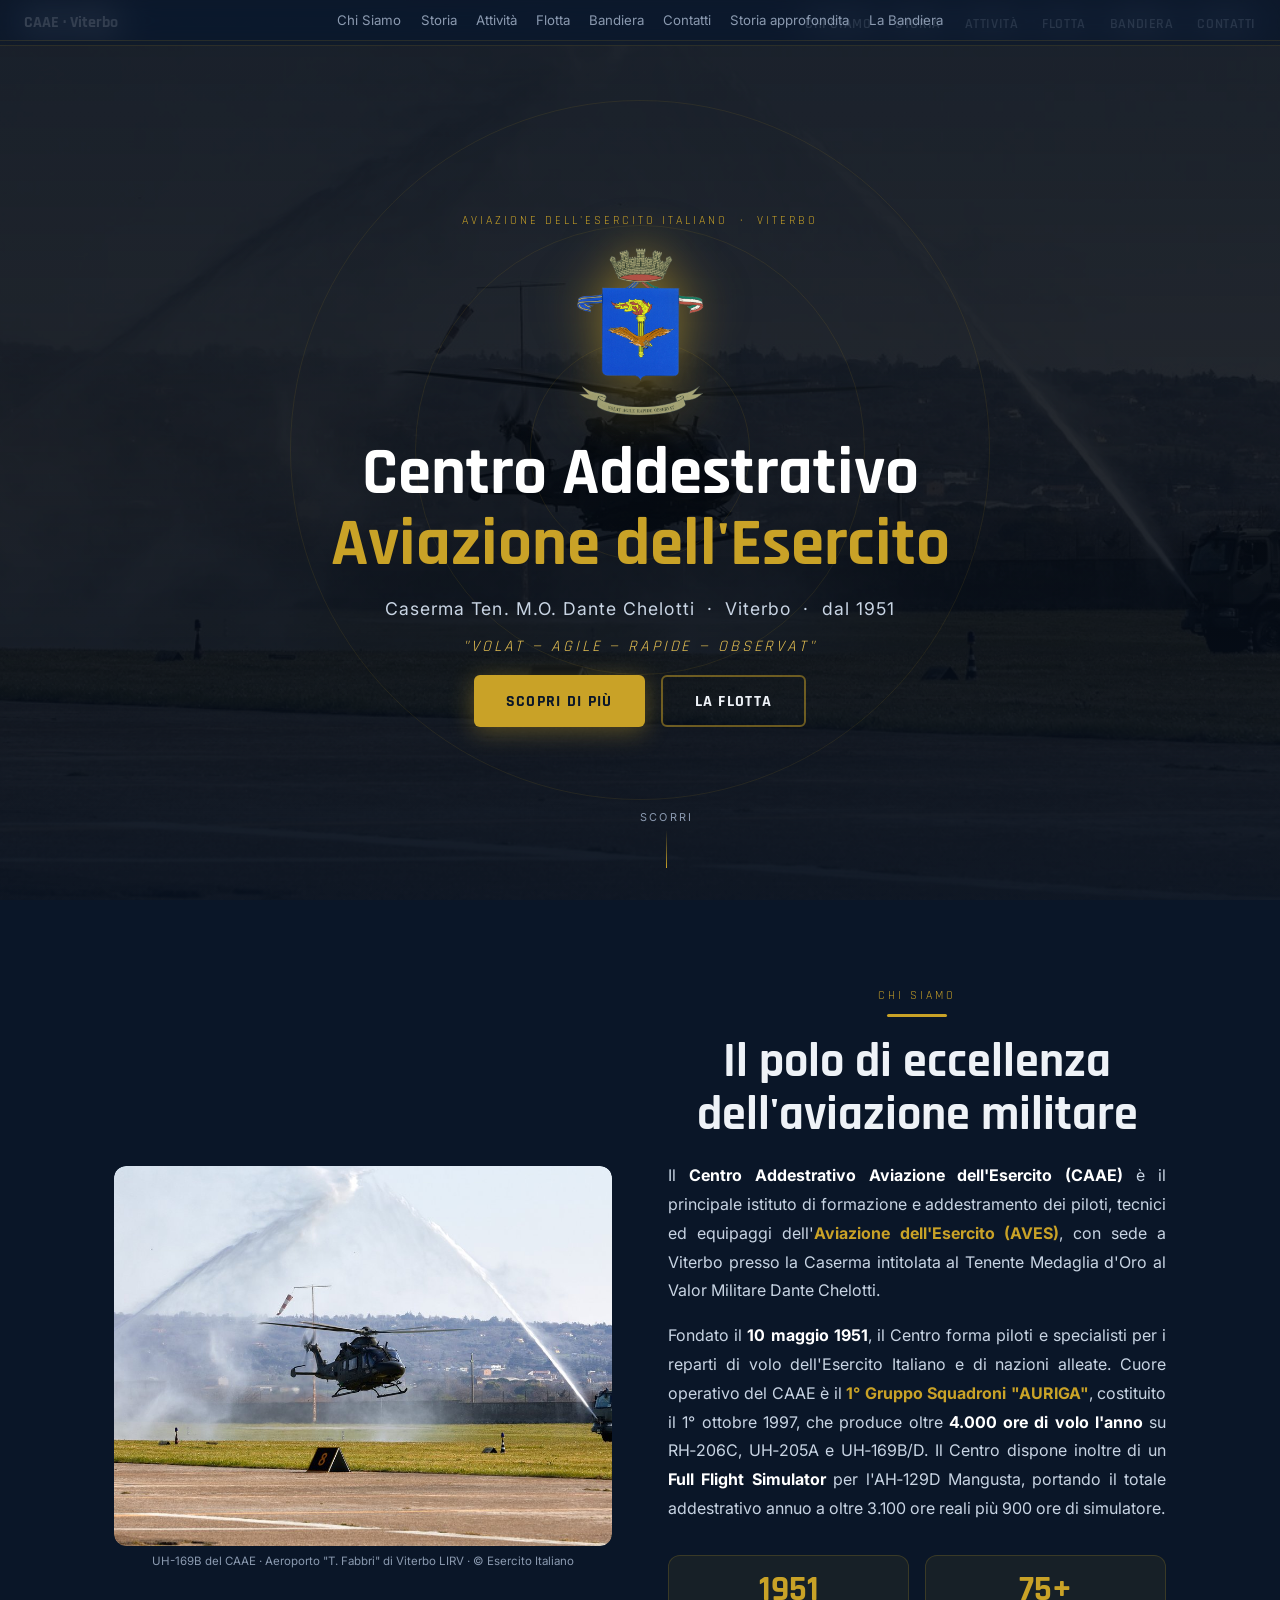
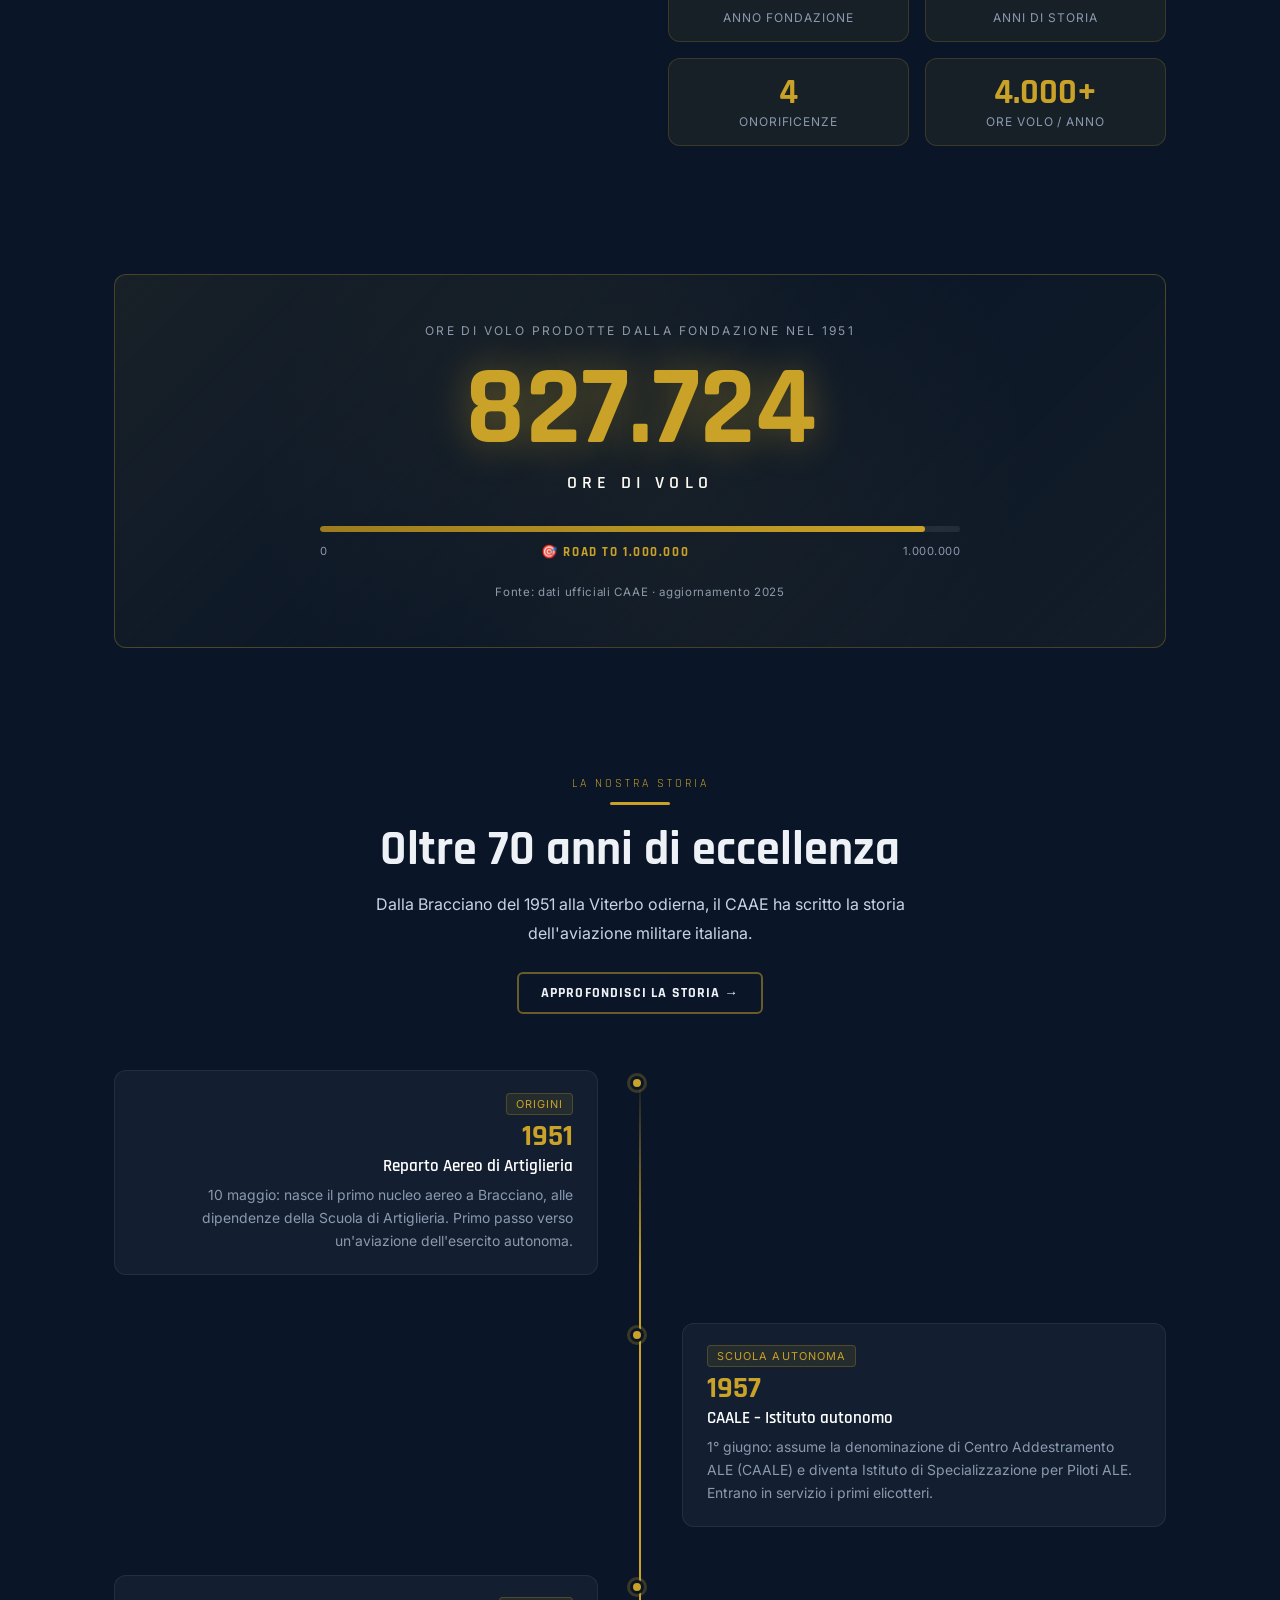
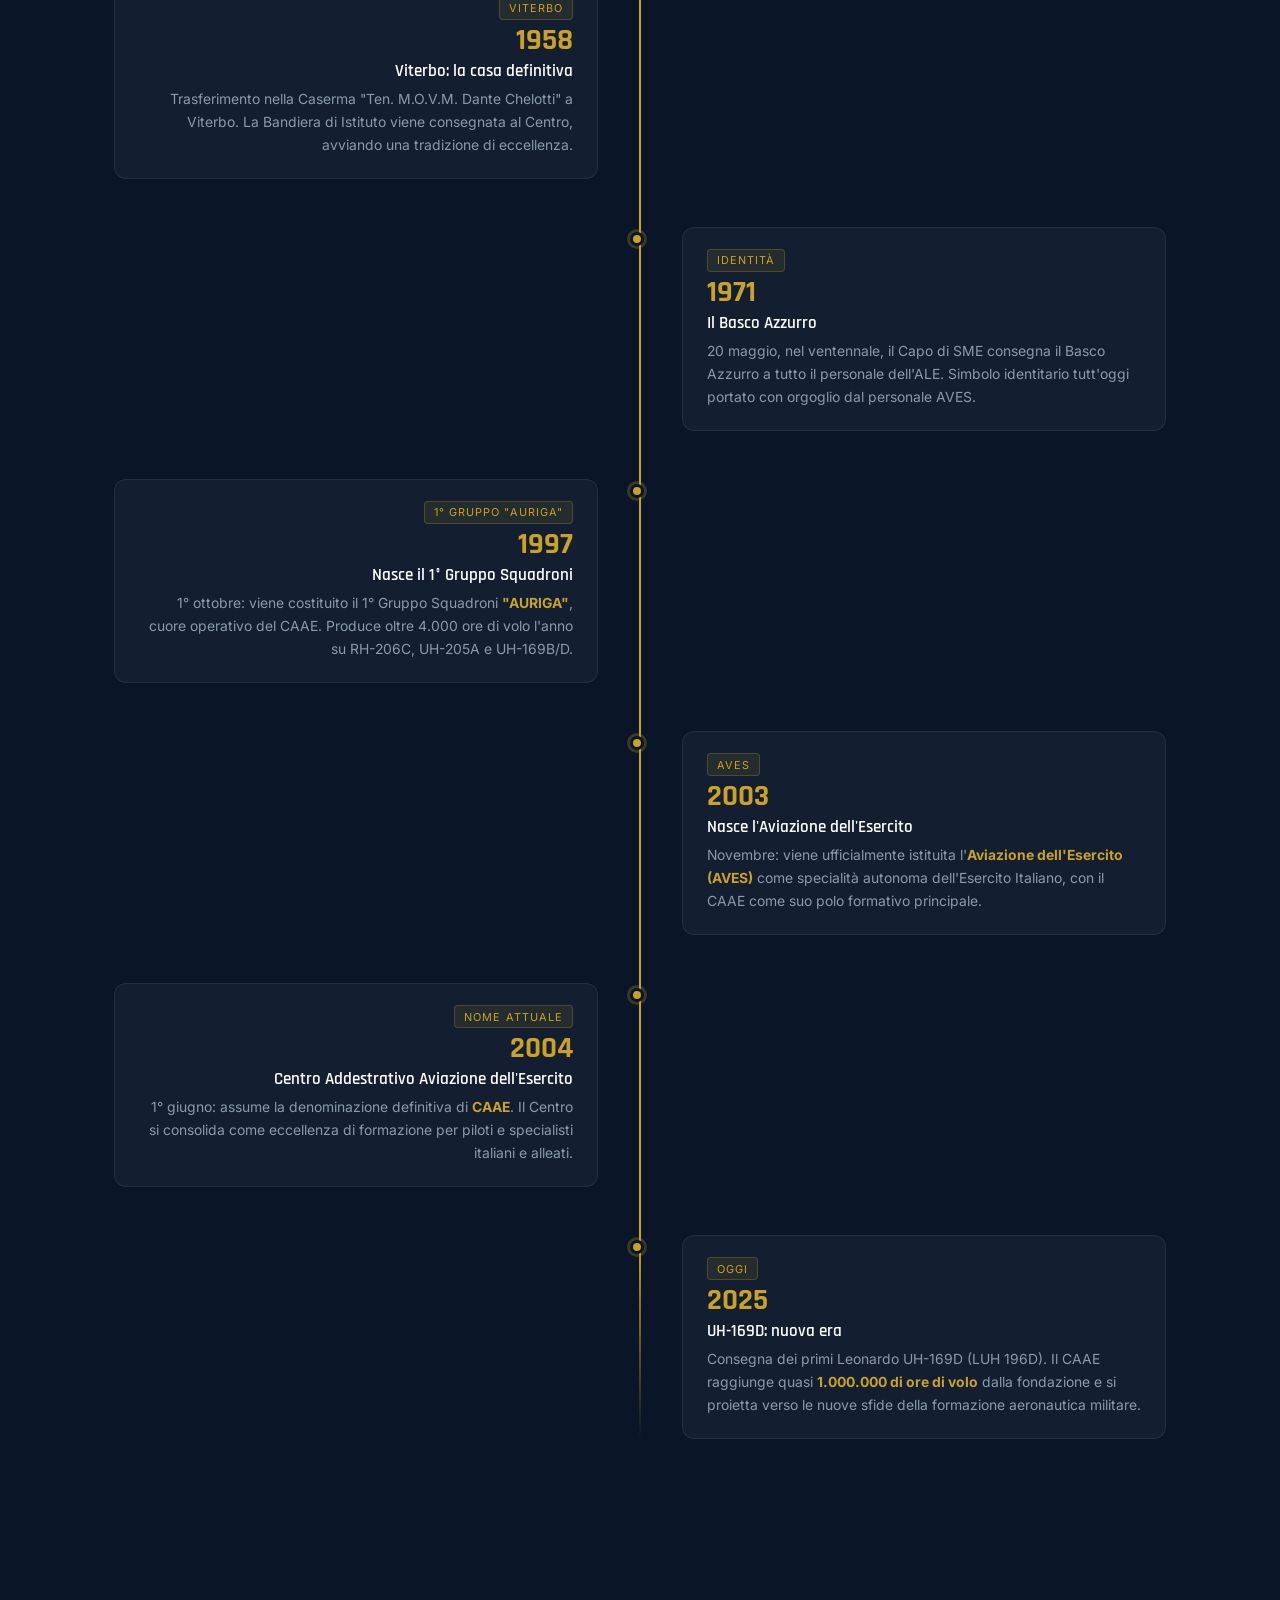
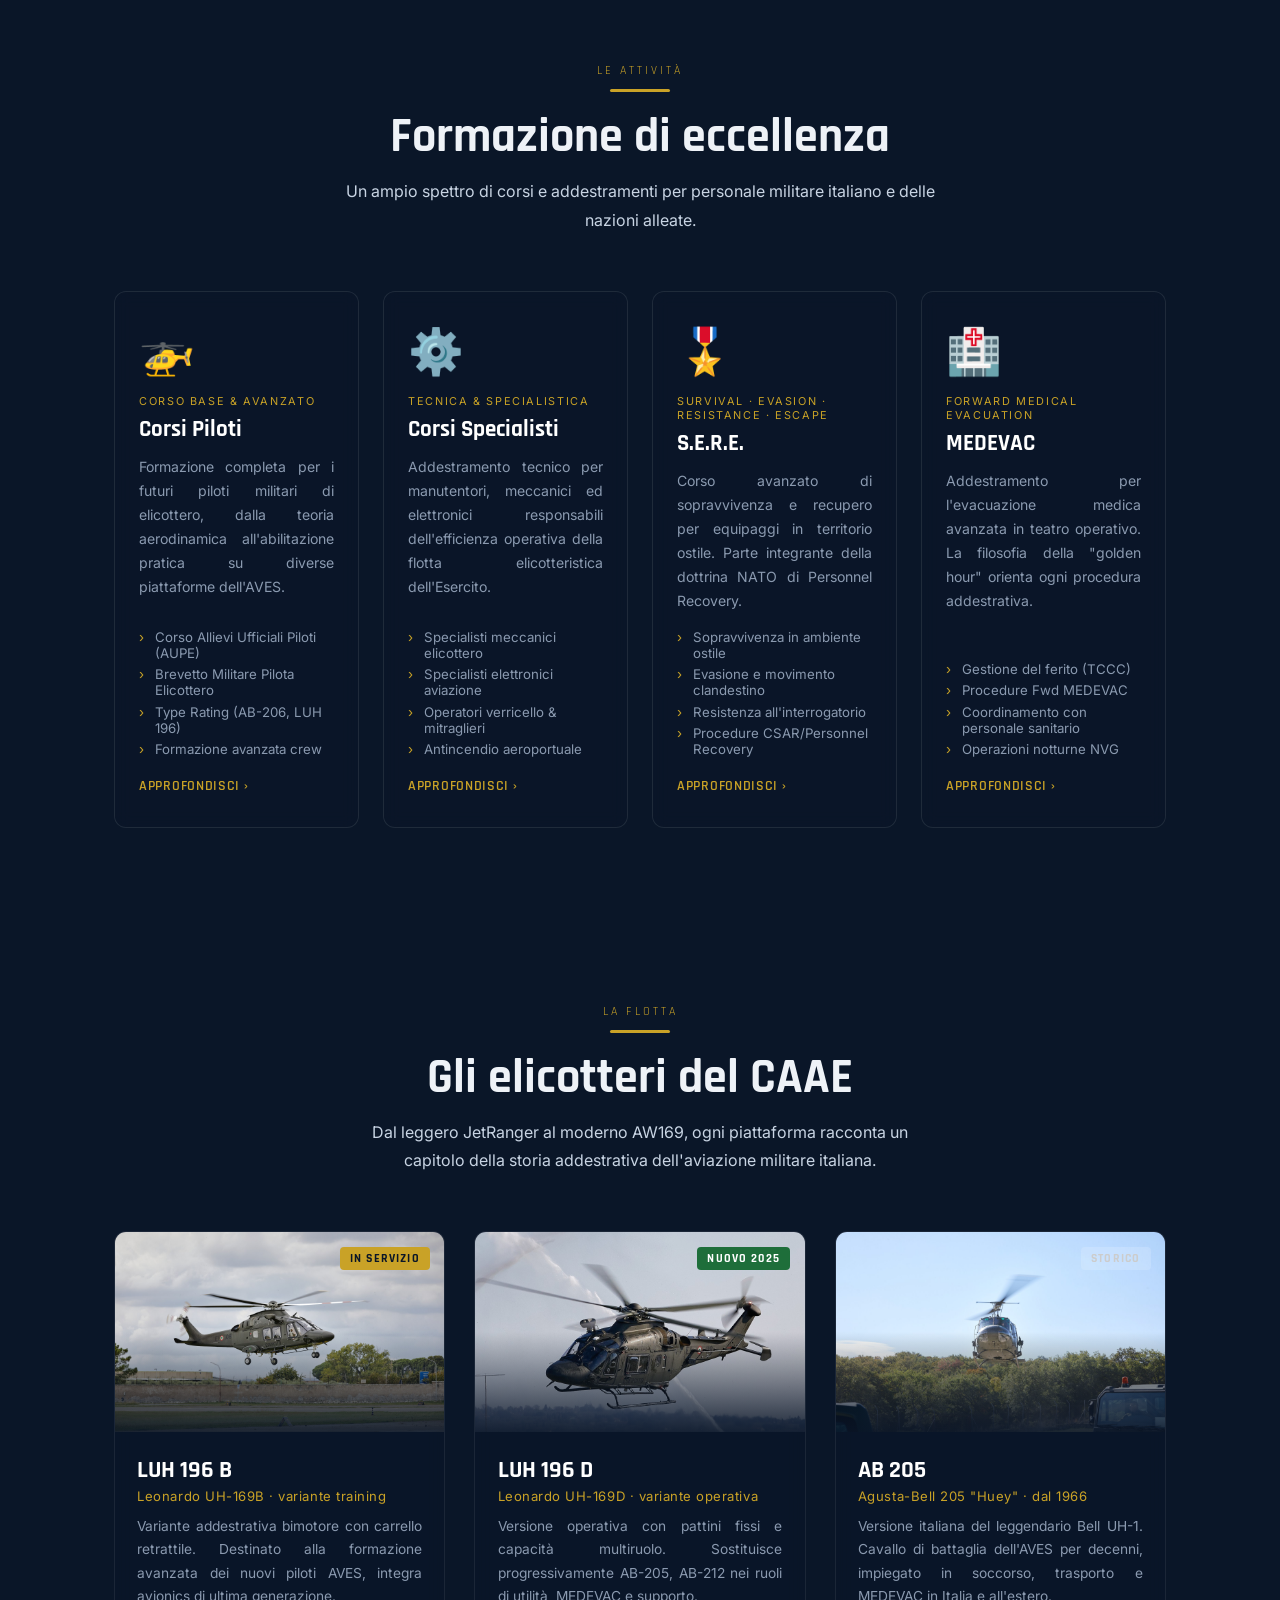
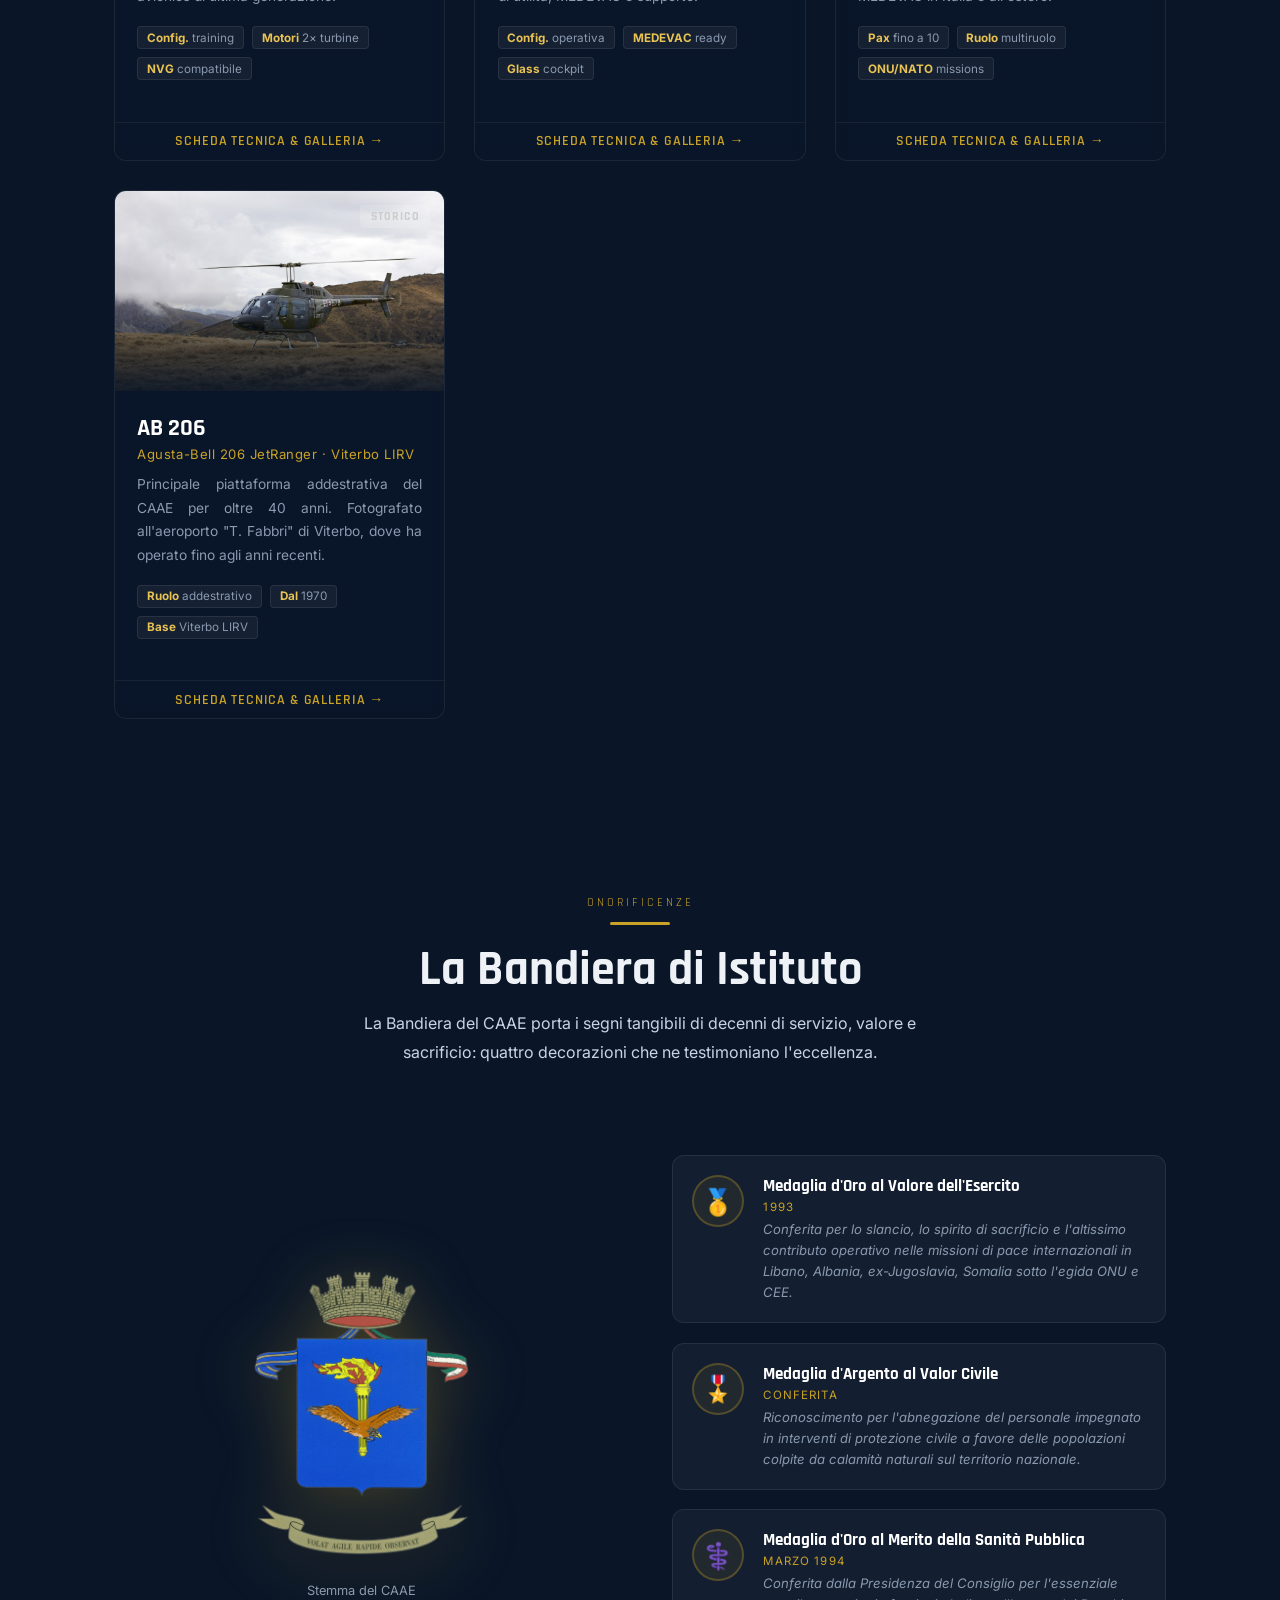
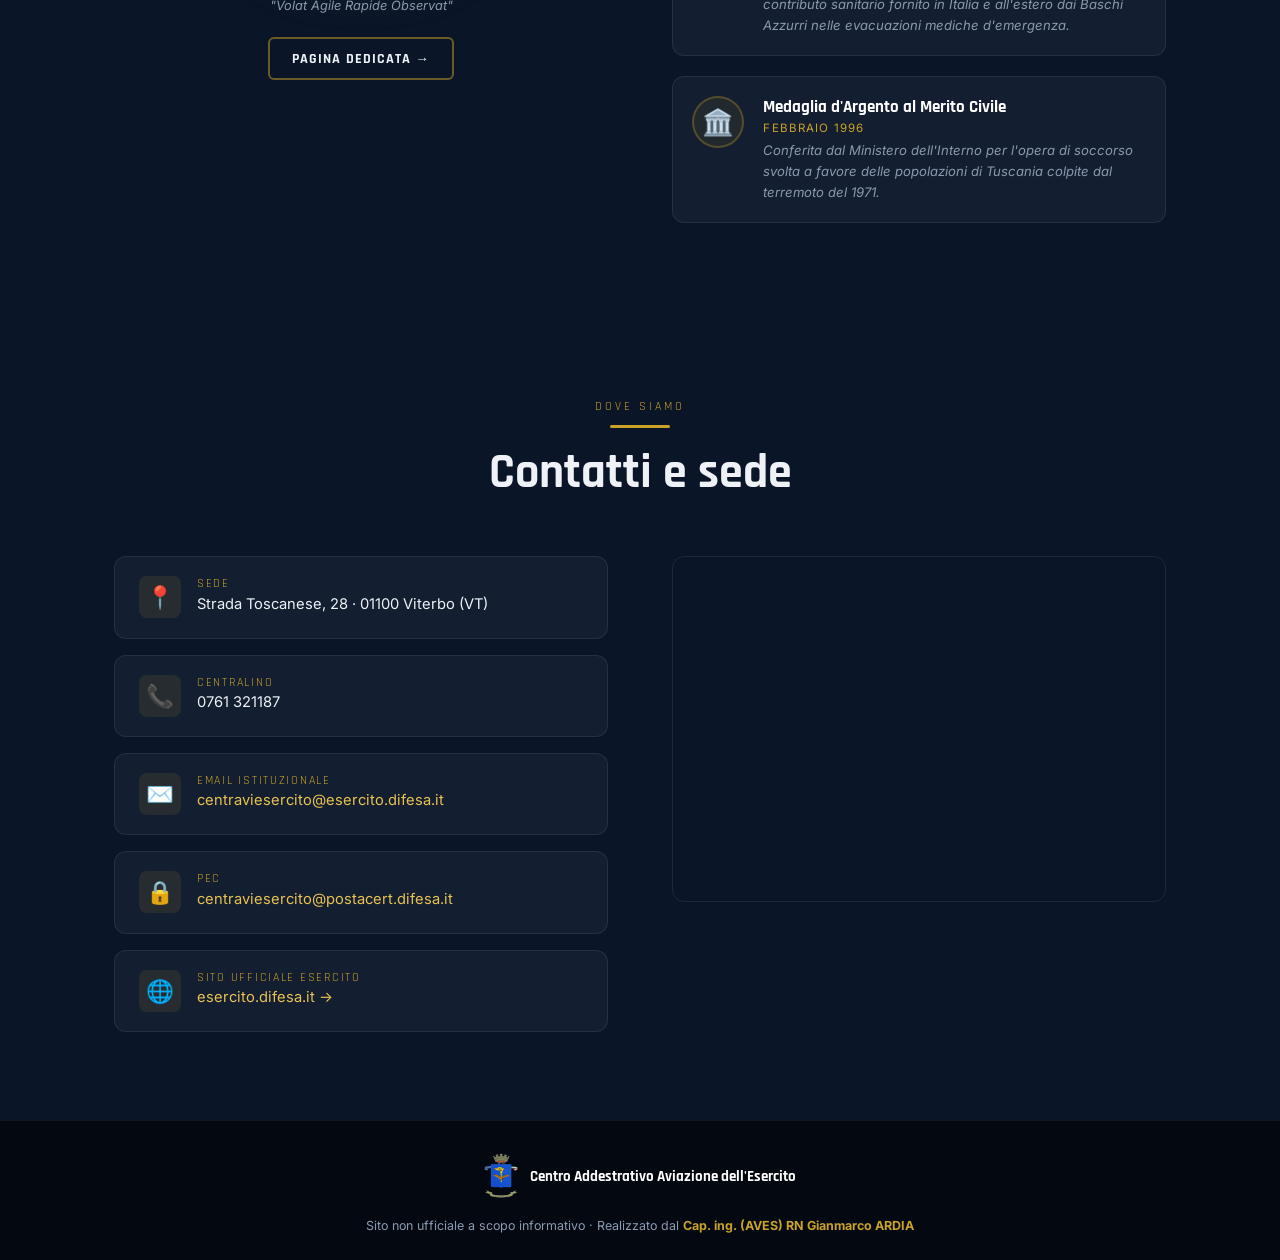
<file: index.html>
<!DOCTYPE html>
<html lang="it">
<head>
  <meta charset="UTF-8">
    <meta http-equiv="Cache-Control" content="no-cache, no-store, must-revalidate">
    <meta http-equiv="Pragma" content="no-cache">
    <meta http-equiv="Expires" content="0">
  <meta name="viewport" content="width=device-width, initial-scale=1.0">
  <meta name="description" content="Centro Addestrativo Aviazione dell'Esercito (CAAE) – Viterbo. Il cuore della formazione dei piloti e degli specialisti dell'Aviazione dell'Esercito Italiano.">
  <title>CAAE – Centro Addestrativo Aviazione dell'Esercito</title>
  <link rel="icon" href="favicon.ico" sizes="any">
  <link rel="icon" href="favicon.png" type="image/png" sizes="32x32">
  <link rel="apple-touch-icon" href="apple-touch-icon.png" sizes="180x180">
  <link rel="preconnect" href="https://fonts.googleapis.com">
  <link rel="preconnect" href="https://fonts.gstatic.com" crossorigin>
  <link href="https://fonts.googleapis.com/css2?family=Rajdhani:wght@400;500;600;700&family=Inter:wght@300;400;500;600&display=swap" rel="stylesheet">
  <link href="https://unpkg.com/aos@2.3.4/dist/aos.css" rel="stylesheet">
  <link rel="stylesheet" href="shared.css">

  <style>
  /* ═══ HERO ═══ */
  #hero{
    position:relative;min-height:100svh;
    display:flex;align-items:center;justify-content:center;
    overflow:hidden;
  }
  .hero-content{
    position:relative;z-index:2;
    text-align:center;padding:5.5rem 1.5rem 3rem;
    display:flex;flex-direction:column;align-items:center;gap:1.1rem;
    max-width:820px;width:100%;
  }
  .hero-logo{
    width:130px;height:auto;object-fit:contain;
    filter:drop-shadow(0 0 24px rgba(201,162,39,.6));
    animation:float 4.5s ease-in-out infinite;
  }
  @keyframes float{0%,100%{transform:translateY(0)}50%{transform:translateY(-12px)}}
  .hero-title{
    font-family:'Rajdhani',sans-serif;font-weight:700;
    font-size:clamp(2.1rem,6vw,4.2rem);
    line-height:1.05;color:#fff;
    animation:fadeDown .9s .3s both;
  }
  .hero-title span{color:var(--gold)}
  .hero-sub{
    font-size:clamp(.9rem,2.2vw,1.1rem);color:#c8d4e3;
    letter-spacing:.06em;
    animation:fadeDown .9s .5s both;
  }
  .hero-motto{
    font-family:'Rajdhani',sans-serif;font-style:italic;
    font-size:clamp(.85rem,2vw,1rem);
    color:var(--gold2);letter-spacing:.18em;text-transform:uppercase;
    animation:fadeDown .9s .7s both;
  }
  .hero-eyebrow{animation:fadeDown .9s .1s both}
  .hero-btns{display:flex;gap:1rem;flex-wrap:wrap;justify-content:center;animation:fadeDown .9s .9s both}
  .hero-scroll{
    position:absolute;bottom:2rem;left:50%;transform:translateX(-50%);
    z-index:2;display:flex;flex-direction:column;align-items:center;gap:.4rem;
    animation:fadeUp 1s 1.2s both;
  }
  .hero-scroll span{font-size:.68rem;letter-spacing:.2em;color:var(--gray);text-transform:uppercase}
  .scroll-line{width:1px;height:38px;background:linear-gradient(to bottom,transparent,var(--gold));animation:scrollDown 1.6s ease-in-out infinite}
  @keyframes scrollDown{0%{opacity:0;transform:scaleY(0);transform-origin:top}50%{opacity:1;transform:scaleY(1)}100%{opacity:0;transform:scaleY(1);transform-origin:bottom}}
  /* Radar rings */
  .radar{
    position:absolute;border-radius:50%;border:1px solid rgba(201,162,39,.1);
    top:50%;left:50%;transform:translate(-50%,-50%);
    animation:radarPulse 3.8s ease-out infinite;pointer-events:none;
  }
  .radar-1{width:700px;height:700px}
  .radar-2{width:450px;height:450px;animation-delay:.9s}
  .radar-3{width:220px;height:220px;animation-delay:1.8s}
  @keyframes radarPulse{0%{opacity:.5;transform:translate(-50%,-50%) scale(.7)}100%{opacity:0;transform:translate(-50%,-50%) scale(1.5)}}
  @keyframes fadeDown{from{opacity:0;transform:translateY(-20px)}to{opacity:1;transform:translateY(0)}}
  @keyframes fadeUp{from{opacity:0;transform:translateY(16px)}to{opacity:1;transform:translateY(0)}}

  /* ═══ ABOUT ═══ */
  #about{background:transparent}
  .about-grid{display:grid;grid-template-columns:1fr 1fr;gap:3.5rem;align-items:center}
  .about-img-wrap{position:relative;border-radius:var(--radius);overflow:hidden}
  .about-img-wrap img{width:100%;height:380px;object-fit:cover;border-radius:var(--radius);transition:transform .6s}
  .about-img-wrap:hover img{transform:scale(1.04)}
  .about-img-caption{font-size:.72rem;color:var(--gray);text-align:center;margin-top:.5rem}
  .about-text{text-align:center}
  .about-text p.body-text{text-align:justify}
  .stats-row{display:grid;grid-template-columns:repeat(2,1fr);gap:1rem;margin-top:2rem}
  .stat-box{
    background:rgba(201,162,39,.07);border:1px solid rgba(201,162,39,.2);
    border-radius:var(--radius);padding:1rem;text-align:center;
  }
  .stat-num{font-family:'Rajdhani',sans-serif;font-size:2.2rem;font-weight:700;color:var(--gold);line-height:1}
  .stat-label{font-size:.75rem;letter-spacing:.08em;color:var(--gray);text-transform:uppercase;margin-top:.2rem}

  /* ═══ STORIA ═══ */
  #storia{background:transparent}
  .timeline{position:relative}
  .timeline::before{
    content:'';position:absolute;left:50%;top:0;bottom:0;width:2px;
    background:linear-gradient(to bottom,transparent,var(--gold) 10%,var(--gold) 90%,transparent);
    transform:translateX(-50%);
  }
  .tl-item{
    display:grid;grid-template-columns:1fr 20px 1fr;
    gap:2rem;align-items:start;margin-bottom:3rem;
  }
  .tl-dot{
    width:14px;height:14px;border-radius:50%;
    background:var(--gold);border:3px solid var(--navy);
    box-shadow:0 0 0 3px rgba(201,162,39,.25);
    margin-top:.35rem;flex-shrink:0;
    transition:box-shadow var(--tr);
  }
  .tl-item:hover .tl-dot{box-shadow:0 0 0 7px rgba(201,162,39,.2)}
  .tl-content{
    background:rgba(255,255,255,.04);border:1px solid rgba(255,255,255,.07);
    border-radius:var(--radius);padding:1.3rem 1.5rem;
    transition:var(--tr);
  }
  .tl-content:hover{border-color:rgba(201,162,39,.3);background:rgba(201,162,39,.04)}
  .tl-year{font-family:'Rajdhani',sans-serif;font-size:1.9rem;font-weight:700;color:var(--gold);line-height:1}
  .tl-title{font-family:'Rajdhani',sans-serif;font-size:1.05rem;font-weight:600;color:#fff;margin:.2rem 0 .4rem}
  .tl-text{font-size:.87rem;color:#8b9ab0;line-height:1.65}
  .tl-tag{display:inline-block;font-size:.68rem;letter-spacing:.1em;text-transform:uppercase;padding:.2rem .55rem;background:rgba(201,162,39,.1);color:var(--gold);border:1px solid rgba(201,162,39,.25);border-radius:4px;margin-bottom:.4rem}
  /* odd = right; even = left */
  .tl-item:nth-child(odd)  .tl-left  {grid-column:1;text-align:right}
  .tl-item:nth-child(odd)  .tl-center{grid-column:2}
  .tl-item:nth-child(odd)  .tl-right {grid-column:3;opacity:0;pointer-events:none}
  .tl-item:nth-child(even) .tl-left  {grid-column:1;opacity:0;pointer-events:none}
  .tl-item:nth-child(even) .tl-center{grid-column:2}
  .tl-item:nth-child(even) .tl-right {grid-column:3}

  /* ═══ ATTIVITÀ ═══ */
  #attivita{background:transparent}
  .activities-grid{display:grid;grid-template-columns:repeat(auto-fit,minmax(240px,1fr));gap:1.5rem}
  .activity-card{
    background:rgba(10,22,40,.7);backdrop-filter:blur(8px);
    border:1px solid rgba(255,255,255,.09);
    border-radius:var(--radius);padding:2rem 1.5rem;
    transition:var(--tr);position:relative;overflow:hidden;display:flex;flex-direction:column;
  }
  .activity-card::before{
    content:'';position:absolute;inset:0;
    background:linear-gradient(135deg,rgba(201,162,39,.08) 0%,transparent 60%);
    opacity:0;transition:opacity var(--tr);
  }
  .activity-card:hover{transform:translateY(-6px);border-color:rgba(201,162,39,.4);box-shadow:0 20px 50px rgba(0,0,0,.5)}
  .activity-card:hover::before{opacity:1}
  .activity-icon{font-size:2.8rem;margin-bottom:1rem;display:block}
  .activity-tag{font-size:.68rem;letter-spacing:.15em;text-transform:uppercase;color:var(--gold);margin-bottom:.4rem}
  .activity-title{font-family:'Rajdhani',sans-serif;font-size:1.45rem;font-weight:700;color:#fff;margin-bottom:.7rem}
  .activity-text{font-size:.88rem;color:#8b9ab0;line-height:1.7;text-align:justify;flex:1}
  .activity-list{margin-top:1rem;display:flex;flex-direction:column;gap:.35rem}
  .activity-list li{font-size:.83rem;color:#8b9ab0;padding-left:1rem;position:relative}
  .activity-list li::before{content:'›';position:absolute;left:0;color:var(--gold)}
  .activity-link{
    display:inline-flex;align-items:center;gap:.4rem;margin-top:1.2rem;
    font-family:'Rajdhani',sans-serif;font-size:.88rem;font-weight:600;
    color:var(--gold);letter-spacing:.05em;text-transform:uppercase;
    transition:gap var(--tr),color var(--tr);
  }
  .activity-link:hover{gap:.7rem;color:var(--gold2)}

  /* ═══ FLOTTA ═══ */
  #flotta{background:transparent}
  .fleet-grid{display:grid;grid-template-columns:repeat(auto-fit,minmax(260px,1fr));gap:1.8rem}
  .heli-card{
    background:rgba(10,22,40,.75);backdrop-filter:blur(8px);
    border-radius:var(--radius);overflow:hidden;
    border:1px solid rgba(255,255,255,.07);transition:var(--tr);
  }
  .heli-card:hover{transform:translateY(-8px);box-shadow:0 24px 60px rgba(0,0,0,.6);border-color:rgba(201,162,39,.3)}
  .heli-img-wrap{position:relative;height:200px;overflow:hidden}
  .heli-img-wrap img{width:100%;height:100%;object-fit:cover;transition:transform .6s}
  .heli-card:hover .heli-img-wrap img{transform:scale(1.07)}
  .heli-img-overlay{position:absolute;inset:0;background:linear-gradient(to top,rgba(10,22,40,.9) 0%,transparent 50%)}
  .heli-badge{
    position:absolute;top:.9rem;right:.9rem;
    font-family:'Rajdhani',sans-serif;font-size:.72rem;font-weight:700;
    letter-spacing:.1em;padding:.25rem .65rem;border-radius:4px;
  }
  .badge-active{background:var(--gold);color:var(--navy)}
  .badge-new{background:#1e6e3a;color:#fff}
  .badge-legacy{background:rgba(255,255,255,.15);color:#ccc}
  .heli-body{padding:1.4rem}
  .heli-name{font-family:'Rajdhani',sans-serif;font-size:1.5rem;font-weight:700;color:#fff;margin-bottom:.2rem}
  .heli-full{font-size:.82rem;color:var(--gold);letter-spacing:.04em;margin-bottom:.7rem}
  .heli-desc{font-size:.86rem;color:#8b9ab0;line-height:1.7;text-align:justify}
  .heli-specs{display:flex;flex-wrap:wrap;gap:.5rem;margin-top:1.1rem}
  .spec-chip{font-size:.73rem;padding:.22rem .55rem;border-radius:4px;background:rgba(255,255,255,.05);color:#8b9ab0;border:1px solid rgba(255,255,255,.08)}
  .spec-chip b{color:var(--gold2)}
  .heli-link{
    display:flex;align-items:center;justify-content:center;
    margin-top:1.2rem;padding:.6rem;
    border-top:1px solid rgba(255,255,255,.06);
    font-family:'Rajdhani',sans-serif;font-size:.88rem;font-weight:600;
    color:var(--gold);letter-spacing:.06em;text-transform:uppercase;
    transition:color var(--tr),background var(--tr);border-radius:0 0 var(--radius) var(--radius);
    gap:.4rem;
  }
  .heli-link:hover{background:rgba(201,162,39,.08);color:var(--gold2)}

  /* ═══ BANDIERA ═══ */
  #bandiera{background:transparent}
  .bandiera-grid{display:grid;grid-template-columns:1fr 1fr;gap:4rem;align-items:center}
  .bandiera-img-wrap{text-align:center}
  .bandiera-img-wrap img{width:220px;height:auto;object-fit:contain;filter:drop-shadow(0 8px 32px rgba(201,162,39,.3));margin:0 auto}
  .dec-grid{display:grid;grid-template-columns:1fr;gap:1.2rem;margin-top:2rem}
  .dec-card{
    display:flex;gap:1.2rem;align-items:flex-start;
    background:rgba(255,255,255,.04);border:1px solid rgba(255,255,255,.08);
    border-radius:var(--radius);padding:1.2rem;
    transition:var(--tr);
  }
  .dec-card:hover{border-color:rgba(201,162,39,.4);background:rgba(201,162,39,.04);transform:translateX(4px)}
  .dec-medal{
    width:52px;height:52px;border-radius:50%;flex-shrink:0;
    display:flex;align-items:center;justify-content:center;font-size:1.6rem;
    border:2px solid rgba(201,162,39,.3);background:rgba(201,162,39,.08);
  }
  .dec-body .dec-name{font-family:'Rajdhani',sans-serif;font-size:1.05rem;font-weight:700;color:#fff;margin-bottom:.2rem}
  .dec-body .dec-year{font-size:.72rem;color:var(--gold);letter-spacing:.1em;text-transform:uppercase;margin-bottom:.3rem}
  .dec-body .dec-mot{font-size:.82rem;color:#8b9ab0;line-height:1.6;font-style:italic}

  /* ═══ CONTATTI ═══ */
  #contatti{background:transparent}
  .contact-grid{display:grid;grid-template-columns:1fr 1fr;gap:4rem;align-items:start}
  .contact-cards{display:flex;flex-direction:column;gap:1rem}
  .contact-card{
    display:flex;gap:1rem;align-items:flex-start;
    background:rgba(255,255,255,.04);border:1px solid rgba(255,255,255,.08);
    border-radius:var(--radius);padding:1.2rem 1.5rem;transition:var(--tr);
  }
  .contact-card:hover{border-color:rgba(201,162,39,.35);background:rgba(201,162,39,.04)}
  .contact-icon{font-size:1.4rem;width:42px;height:42px;display:flex;align-items:center;justify-content:center;background:rgba(201,162,39,.1);border-radius:8px;flex-shrink:0}
  .contact-label{font-family:'Rajdhani',sans-serif;font-size:.72rem;letter-spacing:.15em;text-transform:uppercase;color:var(--gold);margin-bottom:.2rem}
  .contact-value{color:var(--light);font-size:.92rem}
  .map-wrap{border-radius:var(--radius);overflow:hidden;border:1px solid rgba(255,255,255,.08)}
  .map-wrap iframe{width:100%;height:340px;border:none;filter:grayscale(.5) invert(.9) hue-rotate(200deg)}

  /* ═══ ORE DI VOLO COUNTER ═══ */
  #ore-volo{background:transparent;padding:2.5rem 0}
  .ore-counter-wrap{
    background:linear-gradient(135deg,rgba(201,162,39,.08) 0%,rgba(10,22,40,.97) 50%,rgba(201,162,39,.05) 100%);
    border:1px solid rgba(201,162,39,.3);border-radius:var(--radius);
    padding:3rem 2rem;text-align:center;position:relative;overflow:hidden;
  }
  .ore-counter-wrap::before{
    content:'';position:absolute;inset:0;
    background:radial-gradient(circle at 50% 50%,rgba(201,162,39,.07) 0%,transparent 70%);
    pointer-events:none;
  }
  .ore-label-top{font-size:.75rem;letter-spacing:.2em;color:var(--gray);text-transform:uppercase;margin-bottom:1rem}
  .ore-number{
    font-family:'Rajdhani',sans-serif;font-size:clamp(3.5rem,10vw,7rem);font-weight:700;
    color:var(--gold);line-height:1;display:block;
    text-shadow:0 0 40px rgba(201,162,39,.45);
  }
  .ore-label-main{font-family:'Rajdhani',sans-serif;font-size:1.15rem;font-weight:600;letter-spacing:.28em;color:#fff;text-transform:uppercase;margin-top:.35rem}
  .ore-progress-wrap{margin:2rem auto 0;max-width:640px}
  .ore-progress-bar{height:6px;background:rgba(255,255,255,.08);border-radius:3px;overflow:hidden;margin-bottom:.75rem}
  .ore-progress-fill{height:100%;width:0;background:linear-gradient(to right,#9b7b1e,var(--gold));border-radius:3px;transition:width 2.8s cubic-bezier(.25,.8,.25,1)}
  .ore-progress-labels{display:flex;justify-content:space-between;font-size:.7rem;color:var(--gray);letter-spacing:.04em}
  .ore-milestone{color:var(--gold);font-weight:700;letter-spacing:.12em;font-family:'Rajdhani',sans-serif;font-size:.82rem}
  .ore-note{font-size:.72rem;color:var(--gray);margin-top:1.5rem;letter-spacing:.06em}

  /* ═══ MOBILE RESPONSIVE ═══ */
  @media(max-width:900px){
    .about-grid,.bandiera-grid,.contact-grid{grid-template-columns:1fr}
    .timeline::before{left:10px}
    .tl-item{grid-template-columns:24px 1fr!important;gap:1rem!important}
    /* Place dot in col 1, content in col 2 – DON'T hide content divs */
    .tl-dot{grid-column:1!important;grid-row:1!important;margin-top:.4rem}
    .tl-item .tl-content{grid-column:2!important;grid-row:1!important;text-align:left!important;opacity:1!important;pointer-events:auto!important}
    /* Hide only truly empty placeholder divs (no tl-content class) */
    .tl-item>.tl-left:not(.tl-content),.tl-item>.tl-right:not(.tl-content){display:none!important}
    .about-img-wrap img{height:260px}
    .bandiera-img-wrap{margin-bottom:1.5rem}
  }
  @media(max-width:600px){
    .hero-logo{width:100px}
    .radar-1{width:300px;height:300px}
    .radar-2{width:200px;height:200px}
    .radar-3{display:none}
    .stats-row{grid-template-columns:1fr 1fr}
    .hero-btns{flex-direction:column;width:100%;max-width:300px}
    .hero-btns .btn{justify-content:center;text-align:center}
  }
  </style>
</head>
<body>

<!-- ═══ DYNAMIC BACKGROUNDS ═══ -->
<div id="dynamic-bg">
  <div class="bg-layer active" id="bg-hero"   style="background-image:url('imgs/luh169b_ceremony.jpg?v=5')"></div>
  <div class="bg-layer"        id="bg-about"  style="background-image:url('imgs/luh169b_ceremony.jpg?v=5')"></div>
  <div class="bg-layer"        id="bg-storia" style="background-image:url('imgs/luh169_bg.jpg?v=5')"></div>
  <div class="bg-layer"        id="bg-attivita" style="background-image:url('imgs/ab205_caae.jpg?v=5')"></div>
  <div class="bg-layer"        id="bg-flotta" style="background-image:url('imgs/luh169b_caae.jpg?v=5')"></div>
  <div class="bg-layer"        id="bg-bandiera" style="background-image:url('imgs/luh169b_ceremony2.jpg?v=5')"></div>
  <div class="bg-layer"        id="bg-contatti" style="background-image:url('imgs/ab206_caae.jpg?v=5')"></div>
</div>
<div class="bg-overlay"></div>

<!-- ═══ NAV ═══ -->
<nav id="navbar">
  <a href="#hero" class="nav-brand">
    <span>CAAE · Viterbo</span>
  </a>
  <ul class="nav-links">
    <li><a href="#about">Chi Siamo</a></li>
    <li><a href="#storia">Storia</a></li>
    <li><a href="#attivita">Attività</a></li>
    <li><a href="#flotta">Flotta</a></li>
    <li><a href="#bandiera">Bandiera</a></li>
    <li><a href="#contatti">Contatti</a></li>
  </ul>
  <div class="hamburger" id="hamburger" role="button" aria-label="Menu" aria-expanded="false">
    <span></span><span></span><span></span>
  </div>
</nav>

<div class="mobile-menu" id="mobileMenu" role="dialog" aria-label="Menu principale">
  <button class="mobile-close" id="menuClose" aria-label="Chiudi menu">✕</button>
  <a href="#about"    onclick="closeMenu()">Chi Siamo</a>
  <a href="#storia"   onclick="closeMenu()">Storia</a>
  <a href="#attivita" onclick="closeMenu()">Attività</a>
  <a href="#flotta"   onclick="closeMenu()">Flotta</a>
  <a href="#bandiera" onclick="closeMenu()">Bandiera</a>
  <a href="#contatti" onclick="closeMenu()">Contatti</a>
  <a href="bandiera.html" onclick="closeMenu()" style="font-size:1rem;color:var(--gold)">→ Approfondimenti</a>
</div>

<!-- ═══ HERO ═══ -->
<section id="hero">
  <div class="radar radar-1"></div>
  <div class="radar radar-2"></div>
  <div class="radar radar-3"></div>
  <div class="hero-content">
    <p class="label hero-eyebrow">Aviazione dell'Esercito Italiano &nbsp;·&nbsp; Viterbo</p>
    <img class="hero-logo" src="stemma_caae.png" alt="Stemma CAAE">
    <h1 class="hero-title">
      Centro Addestrativo<br>
      <span>Aviazione dell'Esercito</span>
    </h1>
    <p class="hero-sub">Caserma Ten. M.O. Dante Chelotti &nbsp;·&nbsp; Viterbo &nbsp;·&nbsp; dal 1951</p>
    <p class="hero-motto">"Volat &mdash; Agile &mdash; Rapide &mdash; Observat"</p>
    <div class="hero-btns">
      <a href="#about" class="btn btn-gold">Scopri di più</a>
      <a href="#flotta" class="btn btn-outline">La Flotta</a>
    </div>
  </div>
  <div class="hero-scroll"><span>Scorri</span><div class="scroll-line"></div></div>
</section>

<!-- ═══ ABOUT ═══ -->
<section id="about">
  <div class="container">
    <div class="about-grid">
      <div data-aos="fade-right" data-aos-duration="800">
        <div class="about-img-wrap">
          <img src="imgs/luh169b_ceremony.jpg?v=5"
               alt="UH-169B CAAE Viterbo – cerimonia del primo volo" loading="lazy">
        </div>
        <p class="about-img-caption">UH-169B del CAAE · Aeroporto "T. Fabbri" di Viterbo LIRV · © Esercito Italiano</p>
      </div>
      <div data-aos="fade-left" data-aos-duration="800" class="about-text">
        <p class="label">Chi siamo</p>
        <div class="divider"></div>
        <h2 class="section-heading" style="margin-bottom:1.2rem;">Il polo di eccellenza<br>dell'aviazione militare</h2>
        <p class="body-text">
          Il <strong style="color:#fff">Centro Addestrativo Aviazione dell'Esercito (CAAE)</strong>
          è il principale istituto di formazione e addestramento dei piloti, tecnici ed equipaggi
          dell'<strong style="color:var(--gold)">Aviazione dell'Esercito (AVES)</strong>, con sede a Viterbo
          presso la Caserma intitolata al Tenente Medaglia d'Oro al Valor Militare Dante Chelotti.
        </p>
        <p class="body-text" style="margin-top:1rem;">
          Fondato il <strong style="color:#fff">10 maggio 1951</strong>, il Centro forma piloti e specialisti
          per i reparti di volo dell'Esercito Italiano e di nazioni alleate. Cuore operativo del CAAE è il
          <strong style="color:var(--gold)">1° Gruppo Squadroni "AURIGA"</strong>, costituito il 1° ottobre 1997,
          che produce oltre <strong style="color:#fff">4.000 ore di volo l'anno</strong> su RH‑206C, UH‑205A e UH‑169B/D.
          Il Centro dispone inoltre di un <strong style="color:#fff">Full Flight Simulator</strong> per l'AH‑129D Mangusta,
          portando il totale addestrativo annuo a oltre 3.100 ore reali più 900 ore di simulatore.
        </p>
        <div class="stats-row">
          <div class="stat-box">
            <div class="stat-num" data-count="1951" data-display="year">1951</div>
            <div class="stat-label">Anno fondazione</div>
          </div>
          <div class="stat-box">
            <div class="stat-num" id="anniCount">74</div>
            <div class="stat-label">Anni di storia</div>
          </div>
          <div class="stat-box">
            <div class="stat-num">4</div>
            <div class="stat-label">Onorificenze</div>
          </div>
          <div class="stat-box">
            <div class="stat-num">4.000+</div>
            <div class="stat-label">Ore volo / anno</div>
          </div>
        </div>
      </div>
    </div>
  </div>
</section>

<!-- ═══ ORE DI VOLO ═══ -->
<section id="ore-volo">
  <div class="container">
    <div class="ore-counter-wrap" data-aos="zoom-in" data-aos-duration="900">
      <div class="ore-label-top">Ore di volo prodotte dalla fondazione nel 1951</div>
      <span class="ore-number" id="oreCounter">0</span>
      <div class="ore-label-main">Ore di Volo</div>
      <div class="ore-progress-wrap">
        <div class="ore-progress-bar">
          <div class="ore-progress-fill" id="oreProgressBar"></div>
        </div>
        <div class="ore-progress-labels">
          <span>0</span>
          <span class="ore-milestone">🎯 ROAD TO 1.000.000</span>
          <span>1.000.000</span>
        </div>
      </div>
      <p class="ore-note">Fonte: dati ufficiali CAAE · aggiornamento 2025</p>
    </div>
  </div>
</section>

<!-- ═══ STORIA ═══ -->
<section id="storia">
  <div class="container">
    <div class="section-intro" data-aos="fade-up">
      <p class="label">La nostra storia</p>
      <div class="divider"></div>
      <h2 class="section-heading">Oltre 70 anni di eccellenza</h2>
      <p class="body-text" style="max-width:600px;margin:.8rem auto 0;text-align:center;">
        Dalla Bracciano del 1951 alla Viterbo odierna, il CAAE ha scritto la storia
        dell'aviazione militare italiana.
      </p>
      <div style="margin-top:1.5rem;">
        <a href="storia.html" class="btn btn-outline" style="font-size:.85rem;padding:.65rem 1.4rem;">Approfondisci la storia →</a>
      </div>
    </div>
    <div class="timeline">

      <!-- 1951 -->
      <div class="tl-item" data-aos="fade-right">
        <div class="tl-content tl-left">
          <span class="tl-tag">Origini</span>
          <div class="tl-year">1951</div>
          <div class="tl-title">Reparto Aereo di Artiglieria</div>
          <p class="tl-text">10 maggio: nasce il primo nucleo aereo a Bracciano, alle dipendenze della Scuola di Artiglieria. Primo passo verso un'aviazione dell'esercito autonoma.</p>
        </div>
        <div class="tl-dot tl-center"></div>
        <div class="tl-right"></div>
      </div>

      <!-- 1957 -->
      <div class="tl-item" data-aos="fade-left">
        <div class="tl-left"></div>
        <div class="tl-dot tl-center"></div>
        <div class="tl-content tl-right">
          <span class="tl-tag">Scuola autonoma</span>
          <div class="tl-year">1957</div>
          <div class="tl-title">CAALE – Istituto autonomo</div>
          <p class="tl-text">1° giugno: assume la denominazione di Centro Addestramento ALE (CAALE) e diventa Istituto di Specializzazione per Piloti ALE. Entrano in servizio i primi elicotteri.</p>
        </div>
      </div>

      <!-- 1958 -->
      <div class="tl-item" data-aos="fade-right">
        <div class="tl-content tl-left">
          <span class="tl-tag">Viterbo</span>
          <div class="tl-year">1958</div>
          <div class="tl-title">Viterbo: la casa definitiva</div>
          <p class="tl-text">Trasferimento nella Caserma "Ten. M.O.V.M. Dante Chelotti" a Viterbo. La Bandiera di Istituto viene consegnata al Centro, avviando una tradizione di eccellenza.</p>
        </div>
        <div class="tl-dot tl-center"></div>
        <div class="tl-right"></div>
      </div>

      <!-- 1971 -->
      <div class="tl-item" data-aos="fade-left">
        <div class="tl-left"></div>
        <div class="tl-dot tl-center"></div>
        <div class="tl-content tl-right">
          <span class="tl-tag">Identità</span>
          <div class="tl-year">1971</div>
          <div class="tl-title">Il Basco Azzurro</div>
          <p class="tl-text">20 maggio, nel ventennale, il Capo di SME consegna il Basco Azzurro a tutto il personale dell'ALE. Simbolo identitario tutt'oggi portato con orgoglio dal personale AVES.</p>
        </div>
      </div>

      <!-- 1997 -->
      <div class="tl-item" data-aos="fade-right">
        <div class="tl-content tl-left">
          <span class="tl-tag">1° Gruppo "AURIGA"</span>
          <div class="tl-year">1997</div>
          <div class="tl-title">Nasce il 1° Gruppo Squadroni</div>
          <p class="tl-text">1° ottobre: viene costituito il 1° Gruppo Squadroni <strong style="color:var(--gold)">"AURIGA"</strong>, cuore operativo del CAAE. Produce oltre 4.000 ore di volo l'anno su RH-206C, UH-205A e UH-169B/D.</p>
        </div>
        <div class="tl-dot tl-center"></div>
        <div class="tl-right"></div>
      </div>

      <!-- 2003 -->
      <div class="tl-item" data-aos="fade-left">
        <div class="tl-left"></div>
        <div class="tl-dot tl-center"></div>
        <div class="tl-content tl-right">
          <span class="tl-tag">AVES</span>
          <div class="tl-year">2003</div>
          <div class="tl-title">Nasce l'Aviazione dell'Esercito</div>
          <p class="tl-text">Novembre: viene ufficialmente istituita l'<strong style="color:var(--gold)">Aviazione dell'Esercito (AVES)</strong> come specialità autonoma dell'Esercito Italiano, con il CAAE come suo polo formativo principale.</p>
        </div>
      </div>

      <!-- 2004 -->
      <div class="tl-item" data-aos="fade-right">
        <div class="tl-content tl-left">
          <span class="tl-tag">Nome attuale</span>
          <div class="tl-year">2004</div>
          <div class="tl-title">Centro Addestrativo Aviazione dell'Esercito</div>
          <p class="tl-text">1° giugno: assume la denominazione definitiva di <strong style="color:var(--gold)">CAAE</strong>. Il Centro si consolida come eccellenza di formazione per piloti e specialisti italiani e alleati.</p>
        </div>
        <div class="tl-dot tl-center"></div>
        <div class="tl-right"></div>
      </div>

      <!-- 2025 -->
      <div class="tl-item" data-aos="fade-left">
        <div class="tl-left"></div>
        <div class="tl-dot tl-center"></div>
        <div class="tl-content tl-right">
          <span class="tl-tag">Oggi</span>
          <div class="tl-year">2025</div>
          <div class="tl-title">UH-169D: nuova era</div>
          <p class="tl-text">Consegna dei primi Leonardo UH-169D (LUH 196D). Il CAAE raggiunge quasi <strong style="color:var(--gold)">1.000.000 di ore di volo</strong> dalla fondazione e si proietta verso le nuove sfide della formazione aeronautica militare.</p>
        </div>
      </div>

    </div>
  </div>
</section>

<!-- ═══ ATTIVITÀ ═══ -->
<section id="attivita">
  <div class="container">
    <div class="section-intro" data-aos="fade-up">
      <p class="label">Le attività</p>
      <div class="divider"></div>
      <h2 class="section-heading">Formazione di eccellenza</h2>
      <p class="body-text" style="max-width:600px;margin:.8rem auto 0;text-align:center;">
        Un ampio spettro di corsi e addestramenti per personale militare italiano e delle nazioni alleate.
      </p>
    </div>
    <div class="activities-grid">

      <a href="corsi/piloti.html" class="activity-card" data-aos="fade-up" data-aos-delay="0">
        <span class="activity-icon">🚁</span>
        <p class="activity-tag">Corso Base &amp; Avanzato</p>
        <h3 class="activity-title">Corsi Piloti</h3>
        <p class="activity-text">Formazione completa per i futuri piloti militari di elicottero, dalla teoria aerodinamica all'abilitazione pratica su diverse piattaforme dell'AVES.</p>
        <ul class="activity-list">
          <li>Corso Allievi Ufficiali Piloti (AUPE)</li>
          <li>Brevetto Militare Pilota Elicottero</li>
          <li>Type Rating (AB-206, LUH 196)</li>
          <li>Formazione avanzata crew</li>
        </ul>
        <span class="activity-link">Approfondisci ›</span>
      </a>

      <a href="corsi/specialisti.html" class="activity-card" data-aos="fade-up" data-aos-delay="100">
        <span class="activity-icon">⚙️</span>
        <p class="activity-tag">Tecnica &amp; Specialistica</p>
        <h3 class="activity-title">Corsi Specialisti</h3>
        <p class="activity-text">Addestramento tecnico per manutentori, meccanici ed elettronici responsabili dell'efficienza operativa della flotta elicotteristica dell'Esercito.</p>
        <ul class="activity-list">
          <li>Specialisti meccanici elicottero</li>
          <li>Specialisti elettronici aviazione</li>
          <li>Operatori verricello &amp; mitraglieri</li>
          <li>Antincendio aeroportuale</li>
        </ul>
        <span class="activity-link">Approfondisci ›</span>
      </a>

      <a href="corsi/sere.html" class="activity-card" data-aos="fade-up" data-aos-delay="200">
        <span class="activity-icon">🎖️</span>
        <p class="activity-tag">Survival · Evasion · Resistance · Escape</p>
        <h3 class="activity-title">S.E.R.E.</h3>
        <p class="activity-text">Corso avanzato di sopravvivenza e recupero per equipaggi in territorio ostile. Parte integrante della dottrina NATO di Personnel Recovery.</p>
        <ul class="activity-list">
          <li>Sopravvivenza in ambiente ostile</li>
          <li>Evasione e movimento clandestino</li>
          <li>Resistenza all'interrogatorio</li>
          <li>Procedure CSAR/Personnel Recovery</li>
        </ul>
        <span class="activity-link">Approfondisci ›</span>
      </a>

      <a href="corsi/medevac.html" class="activity-card" data-aos="fade-up" data-aos-delay="300">
        <span class="activity-icon">🏥</span>
        <p class="activity-tag">Forward Medical Evacuation</p>
        <h3 class="activity-title">MEDEVAC</h3>
        <p class="activity-text">Addestramento per l'evacuazione medica avanzata in teatro operativo. La filosofia della "golden hour" orienta ogni procedura addestrativa.</p>
        <ul class="activity-list">
          <li>Gestione del ferito (TCCC)</li>
          <li>Procedure Fwd MEDEVAC</li>
          <li>Coordinamento con personale sanitario</li>
          <li>Operazioni notturne NVG</li>
        </ul>
        <span class="activity-link">Approfondisci ›</span>
      </a>

    </div>
  </div>
</section>

<!-- ═══ FLOTTA ═══ -->
<section id="flotta">
  <div class="container">
    <div class="section-intro" data-aos="fade-up">
      <p class="label">La flotta</p>
      <div class="divider"></div>
      <h2 class="section-heading">Gli elicotteri del CAAE</h2>
      <p class="body-text" style="max-width:600px;margin:.8rem auto 0;text-align:center;">
        Dal leggero JetRanger al moderno AW169, ogni piattaforma racconta un capitolo
        della storia addestrativa dell'aviazione militare italiana.
      </p>
    </div>
    <div class="fleet-grid">

      <a href="flotta/luh196b.html" class="heli-card" data-aos="fade-up" data-aos-delay="0">
        <div class="heli-img-wrap">
          <img src="imgs/luh169b_caae.jpg?v=5"
               alt="UH-169B CAAE EI-108 Viterbo" loading="lazy">
          <div class="heli-img-overlay"></div>
          <span class="heli-badge badge-active">IN SERVIZIO</span>
        </div>
        <div class="heli-body">
          <div class="heli-name">LUH 196 B</div>
          <div class="heli-full">Leonardo UH-169B · variante training</div>
          <p class="heli-desc">Variante addestrativa bimotore con carrello retrattile. Destinato alla formazione avanzata dei nuovi piloti AVES, integra avionics di ultima generazione.</p>
          <div class="heli-specs">
            <div class="spec-chip"><b>Config.</b> training</div>
            <div class="spec-chip"><b>Motori</b> 2× turbine</div>
            <div class="spec-chip"><b>NVG</b> compatibile</div>
          </div>
        </div>
        <span class="heli-link">Scheda tecnica &amp; galleria →</span>
      </a>

      <a href="flotta/luh196d.html" class="heli-card" data-aos="fade-up" data-aos-delay="100">
        <div class="heli-img-wrap">
          <img src="imgs/luh169d_caae.jpg?v=5"
               alt="LUH 196 D"
               loading="lazy">
          <div class="heli-img-overlay"></div>
          <span class="heli-badge badge-new">NUOVO 2025</span>
        </div>
        <div class="heli-body">
          <div class="heli-name">LUH 196 D</div>
          <div class="heli-full">Leonardo UH-169D · variante operativa</div>
          <p class="heli-desc">Versione operativa con pattini fissi e capacità multiruolo. Sostituisce progressivamente AB-205, AB-212 nei ruoli di utilità, MEDEVAC e supporto.</p>
          <div class="heli-specs">
            <div class="spec-chip"><b>Config.</b> operativa</div>
            <div class="spec-chip"><b>MEDEVAC</b> ready</div>
            <div class="spec-chip"><b>Glass</b> cockpit</div>
          </div>
        </div>
        <span class="heli-link">Scheda tecnica &amp; galleria →</span>
      </a>

      <a href="flotta/ab205.html" class="heli-card" data-aos="fade-up" data-aos-delay="200">
        <div class="heli-img-wrap">
          <img src="imgs/ab205_caae.jpg?v=5"
               alt="AB-205 CAAE" loading="lazy">
          <div class="heli-img-overlay"></div>
          <span class="heli-badge badge-legacy">STORICO</span>
        </div>
        <div class="heli-body">
          <div class="heli-name">AB 205</div>
          <div class="heli-full">Agusta-Bell 205 "Huey" · dal 1966</div>
          <p class="heli-desc">Versione italiana del leggendario Bell UH-1. Cavallo di battaglia dell'AVES per decenni, impiegato in soccorso, trasporto e MEDEVAC in Italia e all'estero.</p>
          <div class="heli-specs">
            <div class="spec-chip"><b>Pax</b> fino a 10</div>
            <div class="spec-chip"><b>Ruolo</b> multiruolo</div>
            <div class="spec-chip"><b>ONU/NATO</b> missions</div>
          </div>
        </div>
        <span class="heli-link">Scheda tecnica &amp; galleria →</span>
      </a>

      <a href="flotta/ab206.html" class="heli-card" data-aos="fade-up" data-aos-delay="300">
        <div class="heli-img-wrap">
          <img src="imgs/ab206_caae.jpg?v=5"
               alt="AB-206 CAAE EI-578 Viterbo" loading="lazy">
          <div class="heli-img-overlay"></div>
          <span class="heli-badge badge-legacy">STORICO</span>
        </div>
        <div class="heli-body">
          <div class="heli-name">AB 206</div>
          <div class="heli-full">Agusta-Bell 206 JetRanger · Viterbo LIRV</div>
          <p class="heli-desc">Principale piattaforma addestrativa del CAAE per oltre 40 anni. Fotografato all'aeroporto "T. Fabbri" di Viterbo, dove ha operato fino agli anni recenti.</p>
          <div class="heli-specs">
            <div class="spec-chip"><b>Ruolo</b> addestrativo</div>
            <div class="spec-chip"><b>Dal</b> 1970</div>
            <div class="spec-chip"><b>Base</b> Viterbo LIRV</div>
          </div>
        </div>
        <span class="heli-link">Scheda tecnica &amp; galleria →</span>
      </a>

    </div>
  </div>
</section>

<!-- ═══ BANDIERA ═══ -->
<section id="bandiera">
  <div class="container">
    <div class="section-intro" data-aos="fade-up">
      <p class="label">Onorificenze</p>
      <div class="divider"></div>
      <h2 class="section-heading">La Bandiera di Istituto</h2>
      <p class="body-text" style="max-width:620px;margin:.8rem auto 0;text-align:center;">
        La Bandiera del CAAE porta i segni tangibili di decenni di servizio, valore e sacrificio:
        quattro decorazioni che ne testimoniano l'eccellenza.
      </p>
    </div>
    <div class="bandiera-grid">
      <div class="bandiera-img-wrap" data-aos="fade-right">
        <img src="stemma_caae.png" alt="Stemma CAAE">
        <p style="margin-top:1.2rem;font-size:.8rem;color:var(--gray);text-align:center;">Stemma del CAAE<br><em>"Volat Agile Rapide Observat"</em></p>
        <div style="margin-top:1.5rem;text-align:center;">
          <a href="bandiera.html" class="btn btn-outline" style="font-size:.85rem;padding:.65rem 1.4rem;">Pagina dedicata →</a>
        </div>
      </div>
      <div data-aos="fade-left">
        <div class="dec-grid">

          <div class="dec-card">
            <div class="dec-medal">🥇</div>
            <div class="dec-body">
              <div class="dec-name">Medaglia d'Oro al Valore dell'Esercito</div>
              <div class="dec-year">1993</div>
              <div class="dec-mot">Conferita per lo slancio, lo spirito di sacrificio e l'altissimo contributo operativo nelle missioni di pace internazionali in Libano, Albania, ex-Jugoslavia, Somalia sotto l'egida ONU e CEE.</div>
            </div>
          </div>

          <div class="dec-card">
            <div class="dec-medal">🎖️</div>
            <div class="dec-body">
              <div class="dec-name">Medaglia d'Argento al Valor Civile</div>
              <div class="dec-year">Conferita</div>
              <div class="dec-mot">Riconoscimento per l'abnegazione del personale impegnato in interventi di protezione civile a favore delle popolazioni colpite da calamità naturali sul territorio nazionale.</div>
            </div>
          </div>

          <div class="dec-card">
            <div class="dec-medal">⚕️</div>
            <div class="dec-body">
              <div class="dec-name">Medaglia d'Oro al Merito della Sanità Pubblica</div>
              <div class="dec-year">Marzo 1994</div>
              <div class="dec-mot">Conferita dalla Presidenza del Consiglio per l'essenziale contributo sanitario fornito in Italia e all'estero dai Baschi Azzurri nelle evacuazioni mediche d'emergenza.</div>
            </div>
          </div>

          <div class="dec-card">
            <div class="dec-medal">🏛️</div>
            <div class="dec-body">
              <div class="dec-name">Medaglia d'Argento al Merito Civile</div>
              <div class="dec-year">Febbraio 1996</div>
              <div class="dec-mot">Conferita dal Ministero dell'Interno per l'opera di soccorso svolta a favore delle popolazioni di Tuscania colpite dal terremoto del 1971.</div>
            </div>
          </div>

        </div>
      </div>
    </div>
  </div>
</section>

<!-- ═══ CONTATTI ═══ -->
<section id="contatti">
  <div class="container">
    <div class="section-intro" data-aos="fade-up">
      <p class="label">Dove siamo</p>
      <div class="divider"></div>
      <h2 class="section-heading">Contatti e sede</h2>
    </div>
    <div class="contact-grid">
      <div class="contact-cards" data-aos="fade-right">
        <div class="contact-card">
          <div class="contact-icon">📍</div>
          <div>
            <div class="contact-label">Sede</div>
            <div class="contact-value">Strada Toscanese, 28 · 01100 Viterbo (VT)</div>
          </div>
        </div>
        <div class="contact-card">
          <div class="contact-icon">📞</div>
          <div>
            <div class="contact-label">Centralino</div>
            <div class="contact-value"><a href="tel:+390761321187" style="color:var(--light)">0761 321187</a></div>
          </div>
        </div>
        <div class="contact-card">
          <div class="contact-icon">✉️</div>
          <div>
            <div class="contact-label">Email istituzionale</div>
            <div class="contact-value"><a href="mailto:centraviesercito@esercito.difesa.it" style="color:var(--gold2);word-break:break-all">centraviesercito@esercito.difesa.it</a></div>
          </div>
        </div>
        <div class="contact-card">
          <div class="contact-icon">🔒</div>
          <div>
            <div class="contact-label">PEC</div>
            <div class="contact-value"><a href="mailto:centraviesercito@postacert.difesa.it" style="color:var(--gold2);word-break:break-all">centraviesercito@postacert.difesa.it</a></div>
          </div>
        </div>
        <div class="contact-card">
          <div class="contact-icon">🌐</div>
          <div>
            <div class="contact-label">Sito ufficiale Esercito</div>
            <div class="contact-value"><a href="https://www.esercito.difesa.it" target="_blank" rel="noopener" style="color:var(--gold2)">esercito.difesa.it →</a></div>
          </div>
        </div>
      </div>
      <div data-aos="fade-left">
        <div class="map-wrap">
          <iframe title="Mappa CAAE Viterbo"
            src="https://www.openstreetmap.org/export/embed.html?bbox=12.065%2C42.40%2C12.135%2C42.445&layer=mapnik&marker=42.418%2C12.105"
            loading="lazy" allowfullscreen></iframe>
        </div>
      </div>
    </div>
  </div>
</section>

<!-- ═══ FOOTER ═══ -->
<footer>
  <div class="footer-logo">
    <img src="stemma_caae.png" alt="Logo AVES">
    <span>Centro Addestrativo Aviazione dell'Esercito</span>
  </div>
  <nav class="footer-links" aria-label="Link footer">
    <a href="#about">Chi Siamo</a>
    <a href="#storia">Storia</a>
    <a href="#attivita">Attività</a>
    <a href="#flotta">Flotta</a>
    <a href="#bandiera">Bandiera</a>
    <a href="#contatti">Contatti</a>
    <a href="storia.html">Storia approfondita</a>
    <a href="bandiera.html">La Bandiera</a>
  </nav>
  <p class="footer-copy">
    Sito non ufficiale a scopo informativo · Realizzato dal <strong style="color:var(--gold)">Cap. ing. (AVES) RN Gianmarco ARDIA</strong>
  </p>
</footer>

<button id="btt" onclick="window.scrollTo({top:0,behavior:'smooth'})" aria-label="Torna su">↑</button>

<!-- ═══ SCRIPTS ═══ -->
<script src="https://unpkg.com/aos@2.3.4/dist/aos.js"></script>
<script>
  AOS.init({ once:true, duration:750, easing:'ease-out-cubic', offset:50 });

  // Dynamic background switcher
  const bgMap = {
    hero:      'bg-hero',
    about:     'bg-about',
    'ore-volo':'bg-about',
    storia:    'bg-storia',
    attivita:  'bg-attivita',
    flotta:    'bg-flotta',
    bandiera:  'bg-bandiera',
    contatti:  'bg-contatti',
  };
  let activeBg = 'bg-hero';
  function switchBg(id) {
    if(id === activeBg) return;
    const prev = document.getElementById(activeBg);
    if(prev) prev.classList.remove('active');
    const next = document.getElementById(id);
    if(next) next.classList.add('active');
    activeBg = id;
  }
  const sectionObserver = new IntersectionObserver((entries) => {
    entries.forEach(e => {
      if(e.isIntersecting && bgMap[e.target.id]) switchBg(bgMap[e.target.id]);
    });
  }, { threshold: 0.25 });
  document.querySelectorAll('section[id]').forEach(s => sectionObserver.observe(s));

  // Navbar + back-to-top
  const nav = document.getElementById('navbar');
  const btt = document.getElementById('btt');
  window.addEventListener('scroll', () => {
    const y = window.scrollY;
    nav.classList.toggle('scrolled', y > 60);
    btt.classList.toggle('show', y > 400);
  }, { passive:true });

  // Hamburger
  const hamburger = document.getElementById('hamburger');
  const mobileMenu = document.getElementById('mobileMenu');
  const menuClose  = document.getElementById('menuClose');
  function openMenu() {
    hamburger.classList.add('open');
    hamburger.setAttribute('aria-expanded','true');
    mobileMenu.classList.add('open');
    document.body.style.overflow = 'hidden';
  }
  function closeMenu() {
    hamburger.classList.remove('open');
    hamburger.setAttribute('aria-expanded','false');
    mobileMenu.classList.remove('open');
    document.body.style.overflow = '';
  }
  hamburger.addEventListener('click', () => mobileMenu.classList.contains('open') ? closeMenu() : openMenu());
  menuClose.addEventListener('click', closeMenu);
  mobileMenu.addEventListener('click', e => { if(e.target === mobileMenu) closeMenu(); });

  // Counter animation (stat boxes)
  const counters = document.querySelectorAll('.stat-num[data-count]');
  const cObs = new IntersectionObserver((entries) => {
    entries.forEach(entry => {
      if(!entry.isIntersecting) return;
      const el = entry.target;
      const target = parseInt(el.getAttribute('data-count'));
      const isYear = el.getAttribute('data-display') === 'year';
      const start  = isYear ? target - 20 : 0;
      let t0 = null;
      function step(ts) {
        if(!t0) t0 = ts;
        const p = Math.min((ts - t0) / 1400, 1);
        const e = 1 - Math.pow(1 - p, 3);
        el.textContent = Math.floor(start + e * (target - start));
        if(p < 1) requestAnimationFrame(step);
        else el.textContent = isYear ? target : target + '+';
      }
      requestAnimationFrame(step);
      cObs.unobserve(el);
    });
  }, { threshold: 0.5 });
  counters.forEach(el => cObs.observe(el));

  // Anni di storia (computed dinamicamente)
  const anniEl = document.getElementById('anniCount');
  if(anniEl) anniEl.textContent = (new Date().getFullYear() - 1951) + '+';

  // Ore di volo animated counter
  const oreEl  = document.getElementById('oreCounter');
  const oreBar = document.getElementById('oreProgressBar');
  const ORE_TARGET = 946000;
  if(oreEl) {
    const oreObs = new IntersectionObserver((entries) => {
      entries.forEach(e => {
        if(!e.isIntersecting) return;
        let t0 = null;
        const dur = 2800;
        function stepOre(ts) {
          if(!t0) t0 = ts;
          const p = Math.min((ts - t0) / dur, 1);
          const ease = 1 - Math.pow(1 - p, 3);
          const val = Math.floor(ease * ORE_TARGET);
          oreEl.textContent = val.toLocaleString('it-IT');
          if(p < 1) requestAnimationFrame(stepOre);
          else oreEl.textContent = ORE_TARGET.toLocaleString('it-IT');
        }
        requestAnimationFrame(stepOre);
        if(oreBar) setTimeout(() => { oreBar.style.width = '94.6%'; }, 400);
        oreObs.unobserve(e.target);
      });
    }, { threshold: 0.3 });
    oreObs.observe(document.getElementById('ore-volo'));
  }
</script>
</body>
</html>
</file>
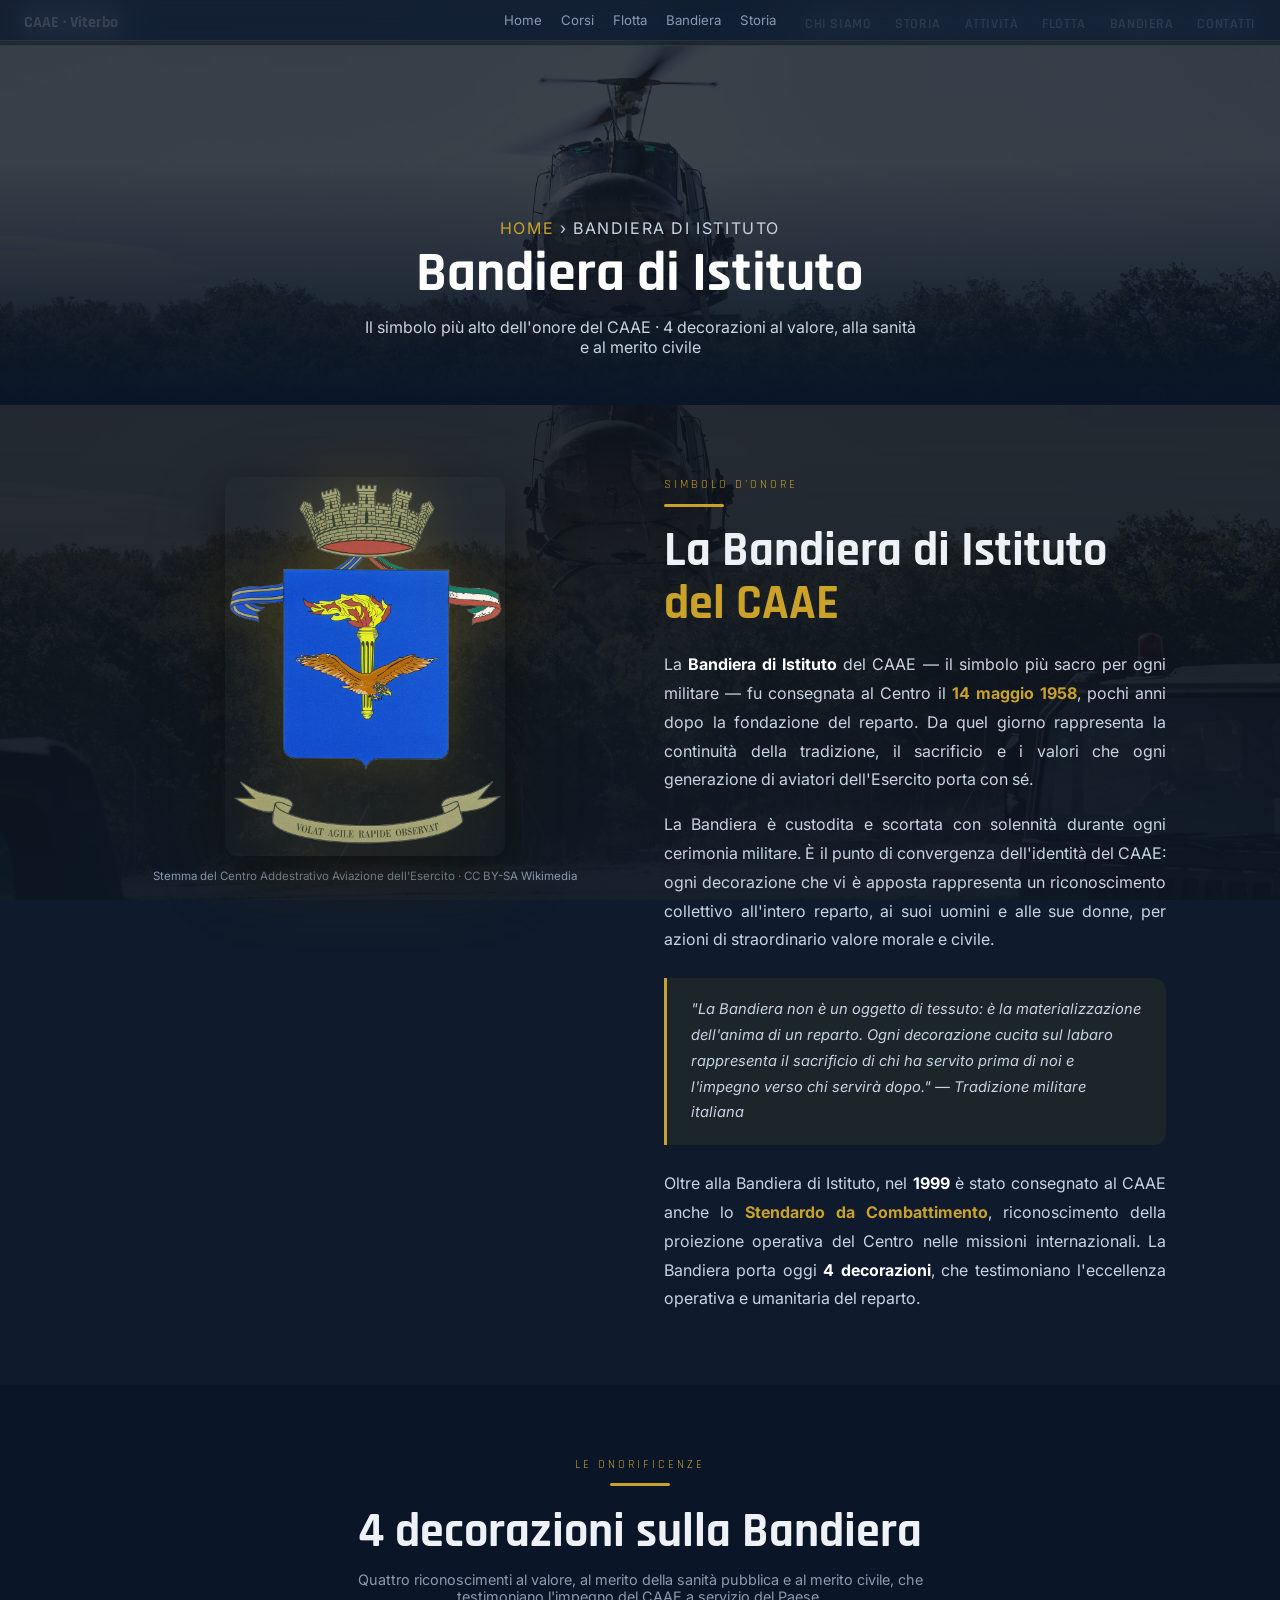
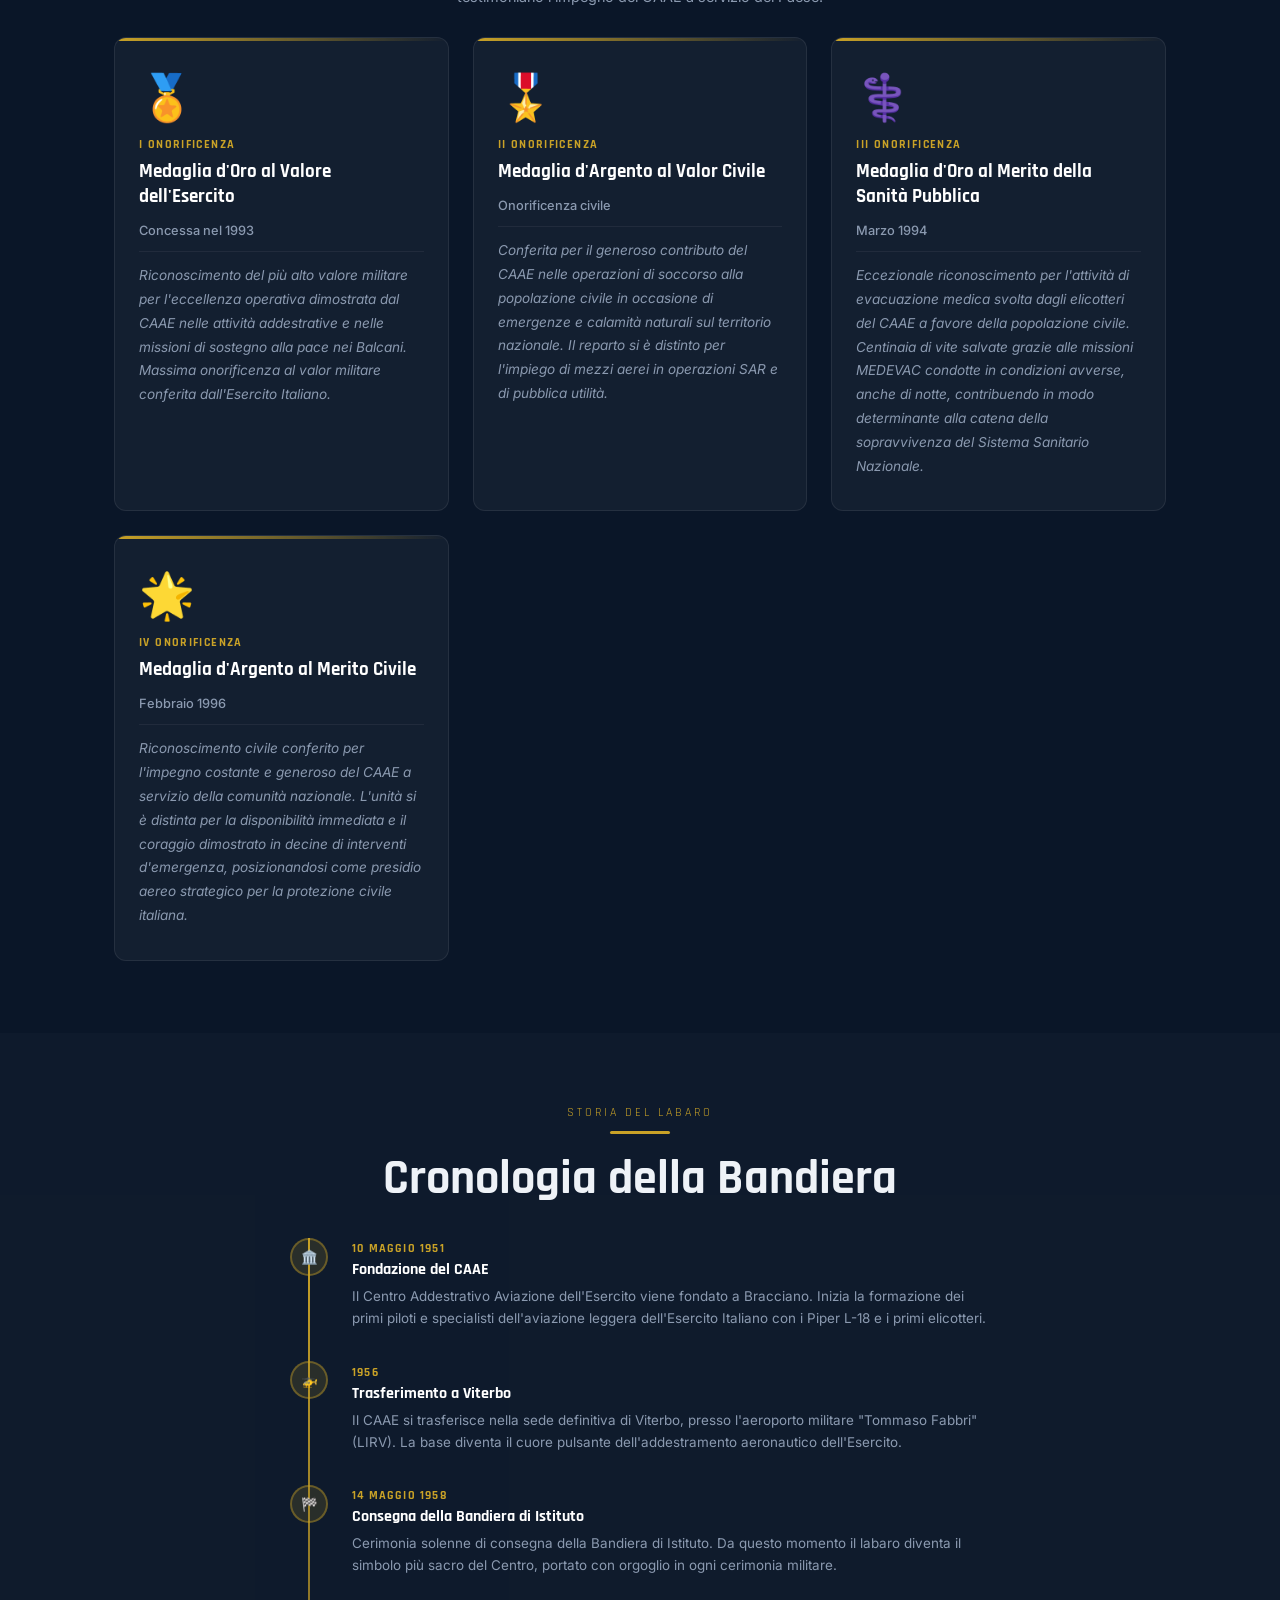
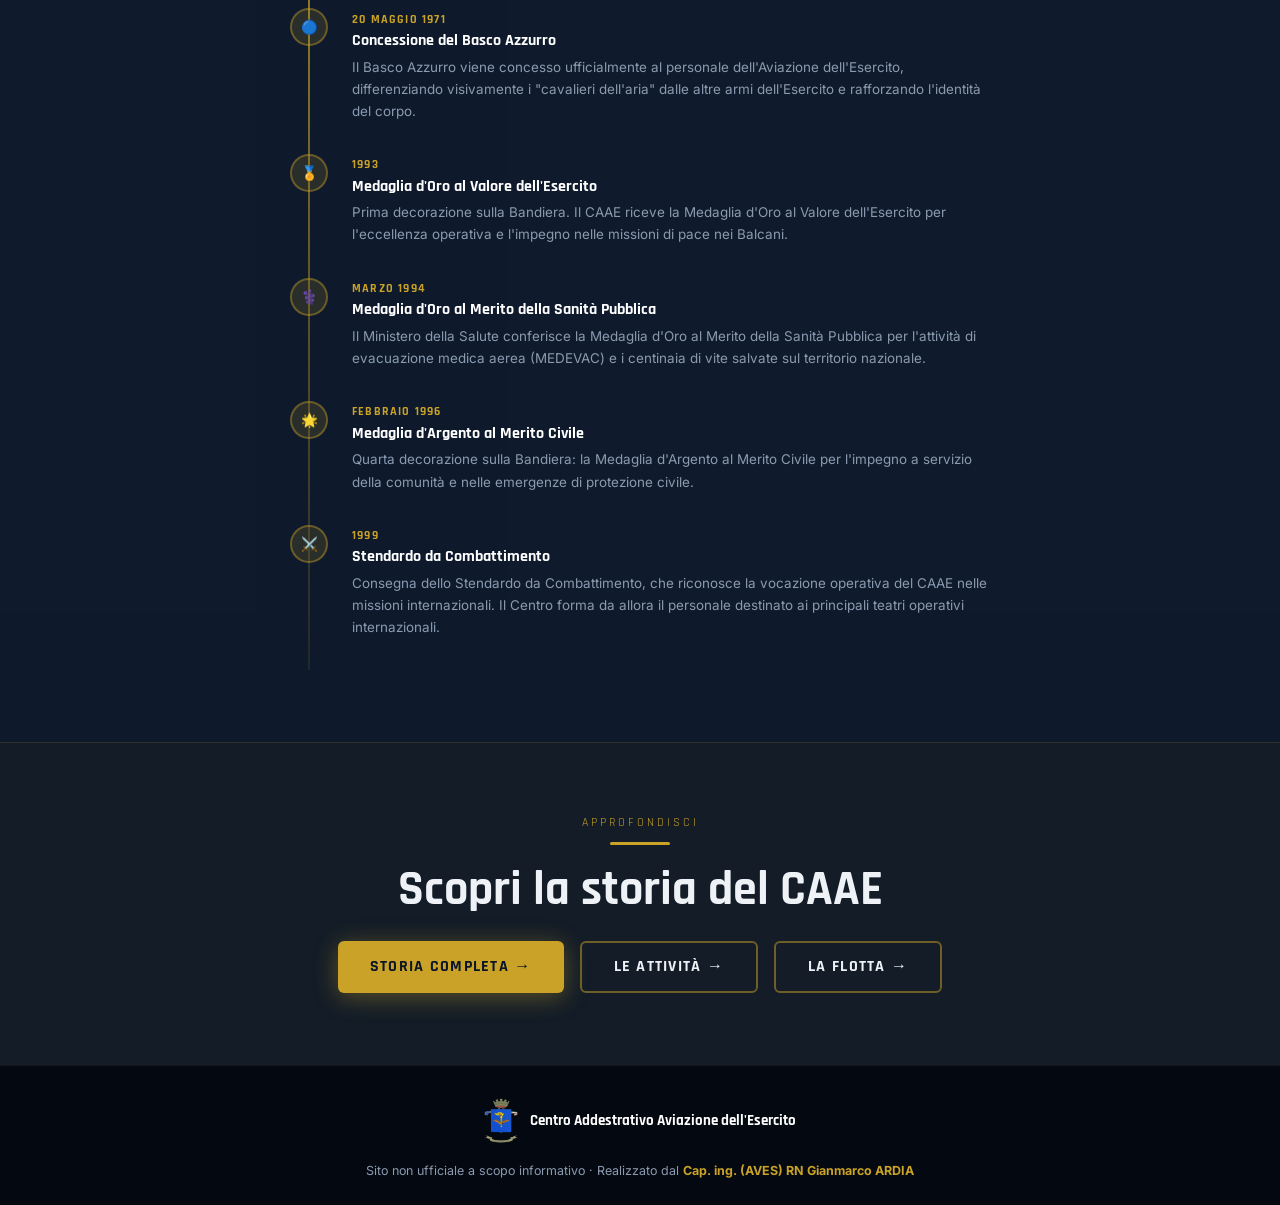
<file: bandiera.html>
<!DOCTYPE html>
<html lang="it">
<head>
  <meta charset="UTF-8">
    <meta http-equiv="Cache-Control" content="no-cache, no-store, must-revalidate">
    <meta http-equiv="Pragma" content="no-cache">
    <meta http-equiv="Expires" content="0">
  <meta name="viewport" content="width=device-width, initial-scale=1.0">
  <meta name="description" content="La Bandiera del CAAE – storia, onorificenze e tradizioni della Bandiera di Istituto del Centro Addestrativo Aviazione dell'Esercito di Viterbo.">
  <title>Bandiera di Istituto | CAAE Viterbo</title>
  <link rel="icon" href="favicon.ico" sizes="any">
  <link rel="icon" href="favicon.png" type="image/png" sizes="32x32">
  <link rel="apple-touch-icon" href="apple-touch-icon.png" sizes="180x180">
  <link rel="preconnect" href="https://fonts.googleapis.com">
  <link rel="preconnect" href="https://fonts.gstatic.com" crossorigin>
  <link href="https://fonts.googleapis.com/css2?family=Rajdhani:wght@400;500;600;700&family=Inter:wght@300;400;500;600&display=swap" rel="stylesheet">
  <link href="https://unpkg.com/aos@2.3.4/dist/aos.css" rel="stylesheet">
  <link rel="stylesheet" href="shared.css">
  <style>
    .detail-section { padding: 4.5rem 1.5rem; }
    .detail-section:nth-child(even) { background: rgba(255,255,255,.02); }
    .deco-cards { display:grid; grid-template-columns:repeat(auto-fit,minmax(260px,1fr)); gap:1.5rem; margin-top:2rem; }
    .deco-card { background:rgba(255,255,255,.04); border:1px solid rgba(255,255,255,.08); border-radius:var(--radius); padding:2rem 1.5rem; transition:var(--tr); position:relative; overflow:hidden; }
    .deco-card::before { content:''; position:absolute; top:0; left:0; right:0; height:3px; background:linear-gradient(90deg,var(--gold),transparent); }
    .deco-card:hover { border-color:rgba(201,162,39,.3); transform:translateY(-6px); background:rgba(201,162,39,.04); }
    .deco-medal { font-size:2.8rem; margin-bottom:.8rem; }
    .deco-tipo { font-family:'Rajdhani',sans-serif; font-size:.72rem; font-weight:700; letter-spacing:.12em; text-transform:uppercase; color:var(--gold); margin-bottom:.5rem; display:block; }
    .deco-nome { font-family:'Rajdhani',sans-serif; font-size:1.2rem; font-weight:700; color:#fff; line-height:1.3; margin-bottom:.8rem; }
    .deco-data { font-size:.8rem; color:var(--gray); font-weight:500; margin-bottom:.8rem; display:block; }
    .deco-motiv { font-size:.85rem; color:#8b9ab0; line-height:1.75; font-style:italic; border-top:1px solid rgba(255,255,255,.06); padding-top:.8rem; margin-top:.5rem; }
    .callout { background:rgba(201,162,39,.07); border-left:3px solid var(--gold); border-radius:0 var(--radius) var(--radius) 0; padding:1.2rem 1.5rem; margin:1.5rem 0; }
    .callout p { font-size:.92rem; color:#c8d4e3; line-height:1.75; font-style:italic; }
    .timeline-bandiera { display:flex; flex-direction:column; gap:0; position:relative; margin-top:2rem; }
    .timeline-bandiera::before { content:''; position:absolute; left:18px; top:0; bottom:0; width:2px; background:linear-gradient(to bottom,var(--gold),rgba(201,162,39,.1)); }
    .tb-item { display:flex; gap:1.5rem; padding:0 0 2rem 0; position:relative; }
    .tb-dot { width:38px; height:38px; border-radius:50%; background:rgba(201,162,39,.15); border:2px solid rgba(201,162,39,.4); display:flex; align-items:center; justify-content:center; flex-shrink:0; font-size:.85rem; position:relative; z-index:1; }
    .tb-body { flex:1; padding-top:.2rem; }
    .tb-year { font-family:'Rajdhani',sans-serif; font-size:.75rem; font-weight:700; color:var(--gold); letter-spacing:.1em; text-transform:uppercase; margin-bottom:.2rem; }
    .tb-title { font-family:'Rajdhani',sans-serif; font-size:1rem; font-weight:700; color:#fff; margin-bottom:.3rem; }
    .tb-text { font-size:.84rem; color:#8b9ab0; line-height:1.65; }
  </style>
</head>
<body>

<div id="dynamic-bg">
  <div class="bg-layer active" style="background-image:url('../imgs/ab205_caae.jpg?v=5')"></div>
</div>
<div class="bg-overlay"></div>

<nav id="navbar">
  <a href="index.html" class="nav-brand">
    <span>CAAE · Viterbo</span>
  </a>
  <ul class="nav-links">
    <li><a href="index.html#about">Chi Siamo</a></li>
    <li><a href="storia.html">Storia</a></li>
    <li><a href="index.html#attivita">Attività</a></li>
    <li><a href="index.html#flotta">Flotta</a></li>
    <li><a href="bandiera.html" aria-current="page">Bandiera</a></li>
    <li><a href="index.html#contatti">Contatti</a></li>
  </ul>
  <div class="hamburger" id="hamburger" role="button" aria-label="Menu" aria-expanded="false">
    <span></span><span></span><span></span>
  </div>
</nav>

<div class="mobile-menu" id="mobileMenu" role="dialog" aria-label="Menu principale">
  <button class="mobile-close" id="menuClose" aria-label="Chiudi menu">✕</button>
  <a href="index.html#about" onclick="closeMenu()">Chi Siamo</a>
  <a href="storia.html" onclick="closeMenu()">Storia</a>
  <a href="index.html#attivita" onclick="closeMenu()">Attività</a>
  <a href="index.html#flotta" onclick="closeMenu()">Flotta</a>
  <a href="bandiera.html" onclick="closeMenu()">Bandiera</a>
  <a href="index.html#contatti" onclick="closeMenu()">Contatti</a>
</div>

<!-- HERO -->
<div class="sub-hero">
  <div class="sub-hero-bg" style="background-image:url('../imgs/ab205_caae.jpg?v=5')"></div>
  <div class="sub-hero-overlay"></div>
  <div class="sub-hero-content">
    <p class="breadcrumb"><a href="index.html">Home</a> › Bandiera di Istituto</p>
    <h1>Bandiera di Istituto</h1>
    <p>Il simbolo più alto dell'onore del CAAE · 4 decorazioni al valore, alla sanità e al merito civile</p>
  </div>
</div>

<!-- STORIA BANDIERA -->
<div class="detail-section">
  <div class="container">
    <div class="content-grid">
      <div class="sticky-img" data-aos="fade-right">
        <img src="stemma_caae.png" alt="Stemma CAAE" style="max-width:280px; margin:0 auto; display:block; filter:drop-shadow(0 0 30px rgba(201,162,39,.3));">
        <p style="font-size:.72rem; color:var(--gray); margin-top:.8rem; text-align:center;">Stemma del Centro Addestrativo Aviazione dell'Esercito · CC BY-SA Wikimedia</p>
      </div>
      <div data-aos="fade-left">
        <p class="label">Simbolo d'onore</p>
        <div class="divider" style="margin:.7rem 0 1.2rem;"></div>
        <h2 class="section-heading" style="margin-bottom:1.2rem;">La Bandiera di Istituto <span class="gold">del CAAE</span></h2>
        <p class="body-text">La <strong style="color:#fff">Bandiera di Istituto</strong> del CAAE — il simbolo più sacro per ogni militare — fu consegnata al Centro il <strong style="color:var(--gold)">14 maggio 1958</strong>, pochi anni dopo la fondazione del reparto. Da quel giorno rappresenta la continuità della tradizione, il sacrificio e i valori che ogni generazione di aviatori dell'Esercito porta con sé.</p>
        <p class="body-text" style="margin-top:1rem;">La Bandiera è custodita e scortata con solennità durante ogni cerimonia militare. È il punto di convergenza dell'identità del CAAE: ogni decorazione che vi è apposta rappresenta un riconoscimento collettivo all'intero reparto, ai suoi uomini e alle sue donne, per azioni di straordinario valore morale e civile.</p>
        <div class="callout">
          <p>"La Bandiera non è un oggetto di tessuto: è la materializzazione dell'anima di un reparto. Ogni decorazione cucita sul labaro rappresenta il sacrificio di chi ha servito prima di noi e l'impegno verso chi servirà dopo." — <em>Tradizione militare italiana</em></p>
        </div>
        <p class="body-text">Oltre alla Bandiera di Istituto, nel <strong style="color:#fff">1999</strong> è stato consegnato al CAAE anche lo <strong style="color:var(--gold)">Stendardo da Combattimento</strong>, riconoscimento della proiezione operativa del Centro nelle missioni internazionali. La Bandiera porta oggi <strong style="color:#fff">4 decorazioni</strong>, che testimoniano l'eccellenza operativa e umanitaria del reparto.</p>
      </div>
    </div>
  </div>
</div>

<!-- 4 ONORIFICENZE -->
<div class="detail-section">
  <div class="container">
    <div data-aos="fade-up" style="text-align:center; margin-bottom:2rem;">
      <p class="label">Le onorificenze</p>
      <div class="divider"></div>
      <h2 class="section-heading">4 decorazioni sulla Bandiera</h2>
      <p style="font-size:.9rem; color:#8b9ab0; max-width:600px; margin:.8rem auto 0;">Quattro riconoscimenti al valore, al merito della sanità pubblica e al merito civile, che testimoniano l'impegno del CAAE a servizio del Paese.</p>
    </div>
    <div class="deco-cards">

      <div class="deco-card" data-aos="fade-up" data-aos-delay="0">
        <div class="deco-medal">🏅</div>
        <span class="deco-tipo">I Onorificenza</span>
        <div class="deco-nome">Medaglia d'Oro al Valore dell'Esercito</div>
        <span class="deco-data">Concessa nel 1993</span>
        <p class="deco-motiv">Riconoscimento del più alto valore militare per l'eccellenza operativa dimostrata dal CAAE nelle attività addestrative e nelle missioni di sostegno alla pace nei Balcani. Massima onorificenza al valor militare conferita dall'Esercito Italiano.</p>
      </div>

      <div class="deco-card" data-aos="fade-up" data-aos-delay="100">
        <div class="deco-medal">🎖️</div>
        <span class="deco-tipo">II Onorificenza</span>
        <div class="deco-nome">Medaglia d'Argento al Valor Civile</div>
        <span class="deco-data">Onorificenza civile</span>
        <p class="deco-motiv">Conferita per il generoso contributo del CAAE nelle operazioni di soccorso alla popolazione civile in occasione di emergenze e calamità naturali sul territorio nazionale. Il reparto si è distinto per l'impiego di mezzi aerei in operazioni SAR e di pubblica utilità.</p>
      </div>

      <div class="deco-card" data-aos="fade-up" data-aos-delay="200">
        <div class="deco-medal">⚕️</div>
        <span class="deco-tipo">III Onorificenza</span>
        <div class="deco-nome">Medaglia d'Oro al Merito della Sanità Pubblica</div>
        <span class="deco-data">Marzo 1994</span>
        <p class="deco-motiv">Eccezionale riconoscimento per l'attività di evacuazione medica svolta dagli elicotteri del CAAE a favore della popolazione civile. Centinaia di vite salvate grazie alle missioni MEDEVAC condotte in condizioni avverse, anche di notte, contribuendo in modo determinante alla catena della sopravvivenza del Sistema Sanitario Nazionale.</p>
      </div>

      <div class="deco-card" data-aos="fade-up" data-aos-delay="300">
        <div class="deco-medal">🌟</div>
        <span class="deco-tipo">IV Onorificenza</span>
        <div class="deco-nome">Medaglia d'Argento al Merito Civile</div>
        <span class="deco-data">Febbraio 1996</span>
        <p class="deco-motiv">Riconoscimento civile conferito per l'impegno costante e generoso del CAAE a servizio della comunità nazionale. L'unità si è distinta per la disponibilità immediata e il coraggio dimostrato in decine di interventi d'emergenza, posizionandosi come presidio aereo strategico per la protezione civile italiana.</p>
      </div>

    </div>
  </div>
</div>

<!-- TIMELINE BANDIERA -->
<div class="detail-section">
  <div class="container">
    <div data-aos="fade-up" style="text-align:center; margin-bottom:2rem;">
      <p class="label">Storia del labaro</p>
      <div class="divider"></div>
      <h2 class="section-heading">Cronologia della Bandiera</h2>
    </div>
    <div style="max-width:700px; margin:0 auto;">
      <div class="timeline-bandiera">
        <div class="tb-item" data-aos="fade-right">
          <div class="tb-dot">🏛️</div>
          <div class="tb-body">
            <div class="tb-year">10 Maggio 1951</div>
            <div class="tb-title">Fondazione del CAAE</div>
            <div class="tb-text">Il Centro Addestrativo Aviazione dell'Esercito viene fondato a Bracciano. Inizia la formazione dei primi piloti e specialisti dell'aviazione leggera dell'Esercito Italiano con i Piper L-18 e i primi elicotteri.</div>
          </div>
        </div>
        <div class="tb-item" data-aos="fade-right" data-aos-delay="50">
          <div class="tb-dot">🚁</div>
          <div class="tb-body">
            <div class="tb-year">1956</div>
            <div class="tb-title">Trasferimento a Viterbo</div>
            <div class="tb-text">Il CAAE si trasferisce nella sede definitiva di Viterbo, presso l'aeroporto militare "Tommaso Fabbri" (LIRV). La base diventa il cuore pulsante dell'addestramento aeronautico dell'Esercito.</div>
          </div>
        </div>
        <div class="tb-item" data-aos="fade-right" data-aos-delay="100">
          <div class="tb-dot">🏁</div>
          <div class="tb-body">
            <div class="tb-year">14 Maggio 1958</div>
            <div class="tb-title">Consegna della Bandiera di Istituto</div>
            <div class="tb-text">Cerimonia solenne di consegna della Bandiera di Istituto. Da questo momento il labaro diventa il simbolo più sacro del Centro, portato con orgoglio in ogni cerimonia militare.</div>
          </div>
        </div>
        <div class="tb-item" data-aos="fade-right" data-aos-delay="150">
          <div class="tb-dot">🔵</div>
          <div class="tb-body">
            <div class="tb-year">20 Maggio 1971</div>
            <div class="tb-title">Concessione del Basco Azzurro</div>
            <div class="tb-text">Il Basco Azzurro viene concesso ufficialmente al personale dell'Aviazione dell'Esercito, differenziando visivamente i "cavalieri dell'aria" dalle altre armi dell'Esercito e rafforzando l'identità del corpo.</div>
          </div>
        </div>
        <div class="tb-item" data-aos="fade-right" data-aos-delay="200">
          <div class="tb-dot">🏅</div>
          <div class="tb-body">
            <div class="tb-year">1993</div>
            <div class="tb-title">Medaglia d'Oro al Valore dell'Esercito</div>
            <div class="tb-text">Prima decorazione sulla Bandiera. Il CAAE riceve la Medaglia d'Oro al Valore dell'Esercito per l'eccellenza operativa e l'impegno nelle missioni di pace nei Balcani.</div>
          </div>
        </div>
        <div class="tb-item" data-aos="fade-right" data-aos-delay="250">
          <div class="tb-dot">⚕️</div>
          <div class="tb-body">
            <div class="tb-year">Marzo 1994</div>
            <div class="tb-title">Medaglia d'Oro al Merito della Sanità Pubblica</div>
            <div class="tb-text">Il Ministero della Salute conferisce la Medaglia d'Oro al Merito della Sanità Pubblica per l'attività di evacuazione medica aerea (MEDEVAC) e i centinaia di vite salvate sul territorio nazionale.</div>
          </div>
        </div>
        <div class="tb-item" data-aos="fade-right" data-aos-delay="300">
          <div class="tb-dot">🌟</div>
          <div class="tb-body">
            <div class="tb-year">Febbraio 1996</div>
            <div class="tb-title">Medaglia d'Argento al Merito Civile</div>
            <div class="tb-text">Quarta decorazione sulla Bandiera: la Medaglia d'Argento al Merito Civile per l'impegno a servizio della comunità e nelle emergenze di protezione civile.</div>
          </div>
        </div>
        <div class="tb-item" data-aos="fade-right" data-aos-delay="350">
          <div class="tb-dot">⚔️</div>
          <div class="tb-body">
            <div class="tb-year">1999</div>
            <div class="tb-title">Stendardo da Combattimento</div>
            <div class="tb-text">Consegna dello Stendardo da Combattimento, che riconosce la vocazione operativa del CAAE nelle missioni internazionali. Il Centro forma da allora il personale destinato ai principali teatri operativi internazionali.</div>
          </div>
        </div>
      </div>
    </div>
  </div>
</div>

<!-- CTA -->
<div class="detail-section" style="background:rgba(201,162,39,.05); border-top:1px solid rgba(201,162,39,.15);">
  <div class="container" style="text-align:center;" data-aos="fade-up">
    <p class="label">Approfondisci</p>
    <div class="divider"></div>
    <h2 class="section-heading" style="margin-bottom:1.5rem;">Scopri la storia del CAAE</h2>
    <div style="display:flex; flex-wrap:wrap; gap:1rem; justify-content:center;">
      <a href="storia.html" class="btn btn-gold">Storia completa →</a>
      <a href="index.html#attivita" class="btn btn-outline">Le attività →</a>
      <a href="index.html#flotta" class="btn btn-outline">La flotta →</a>
    </div>
  </div>
</div>

<footer>
  <div class="footer-logo">
    <img src="stemma_caae.png" alt="Logo AVES">
    <span>Centro Addestrativo Aviazione dell'Esercito</span>
  </div>
  <nav class="footer-links" aria-label="Link footer">
    <a href="index.html">Home</a>
    <a href="index.html#attivita">Corsi</a>
    <a href="index.html#flotta">Flotta</a>
    <a href="bandiera.html">Bandiera</a>
    <a href="storia.html">Storia</a>
  </nav>
  <p class="footer-copy">
    Sito non ufficiale a scopo informativo · Realizzato dal <strong style="color:var(--gold)">Cap. ing. (AVES) RN Gianmarco ARDIA</strong>
  </p>
</footer>

<button id="btt" onclick="window.scrollTo({top:0,behavior:'smooth'})" aria-label="Torna su">↑</button>

<script src="https://unpkg.com/aos@2.3.4/dist/aos.js"></script>
<script>
  AOS.init({ once:true, duration:750, easing:'ease-out-cubic', offset:50 });
  const nav = document.getElementById('navbar');
  const btt = document.getElementById('btt');
  window.addEventListener('scroll', () => {
    nav.classList.toggle('scrolled', window.scrollY > 60);
    btt.classList.toggle('show', window.scrollY > 400);
  }, { passive:true });
  const hamburger = document.getElementById('hamburger');
  const mobileMenu = document.getElementById('mobileMenu');
  const menuClose  = document.getElementById('menuClose');
  function openMenu() { hamburger.classList.add('open'); hamburger.setAttribute('aria-expanded','true'); mobileMenu.classList.add('open'); document.body.style.overflow='hidden'; }
  function closeMenu() { hamburger.classList.remove('open'); hamburger.setAttribute('aria-expanded','false'); mobileMenu.classList.remove('open'); document.body.style.overflow=''; }
  hamburger.addEventListener('click', () => mobileMenu.classList.contains('open') ? closeMenu() : openMenu());
  menuClose.addEventListener('click', closeMenu);
  mobileMenu.addEventListener('click', e => { if(e.target === mobileMenu) closeMenu(); });
</script>
</body>
</html>
</file>
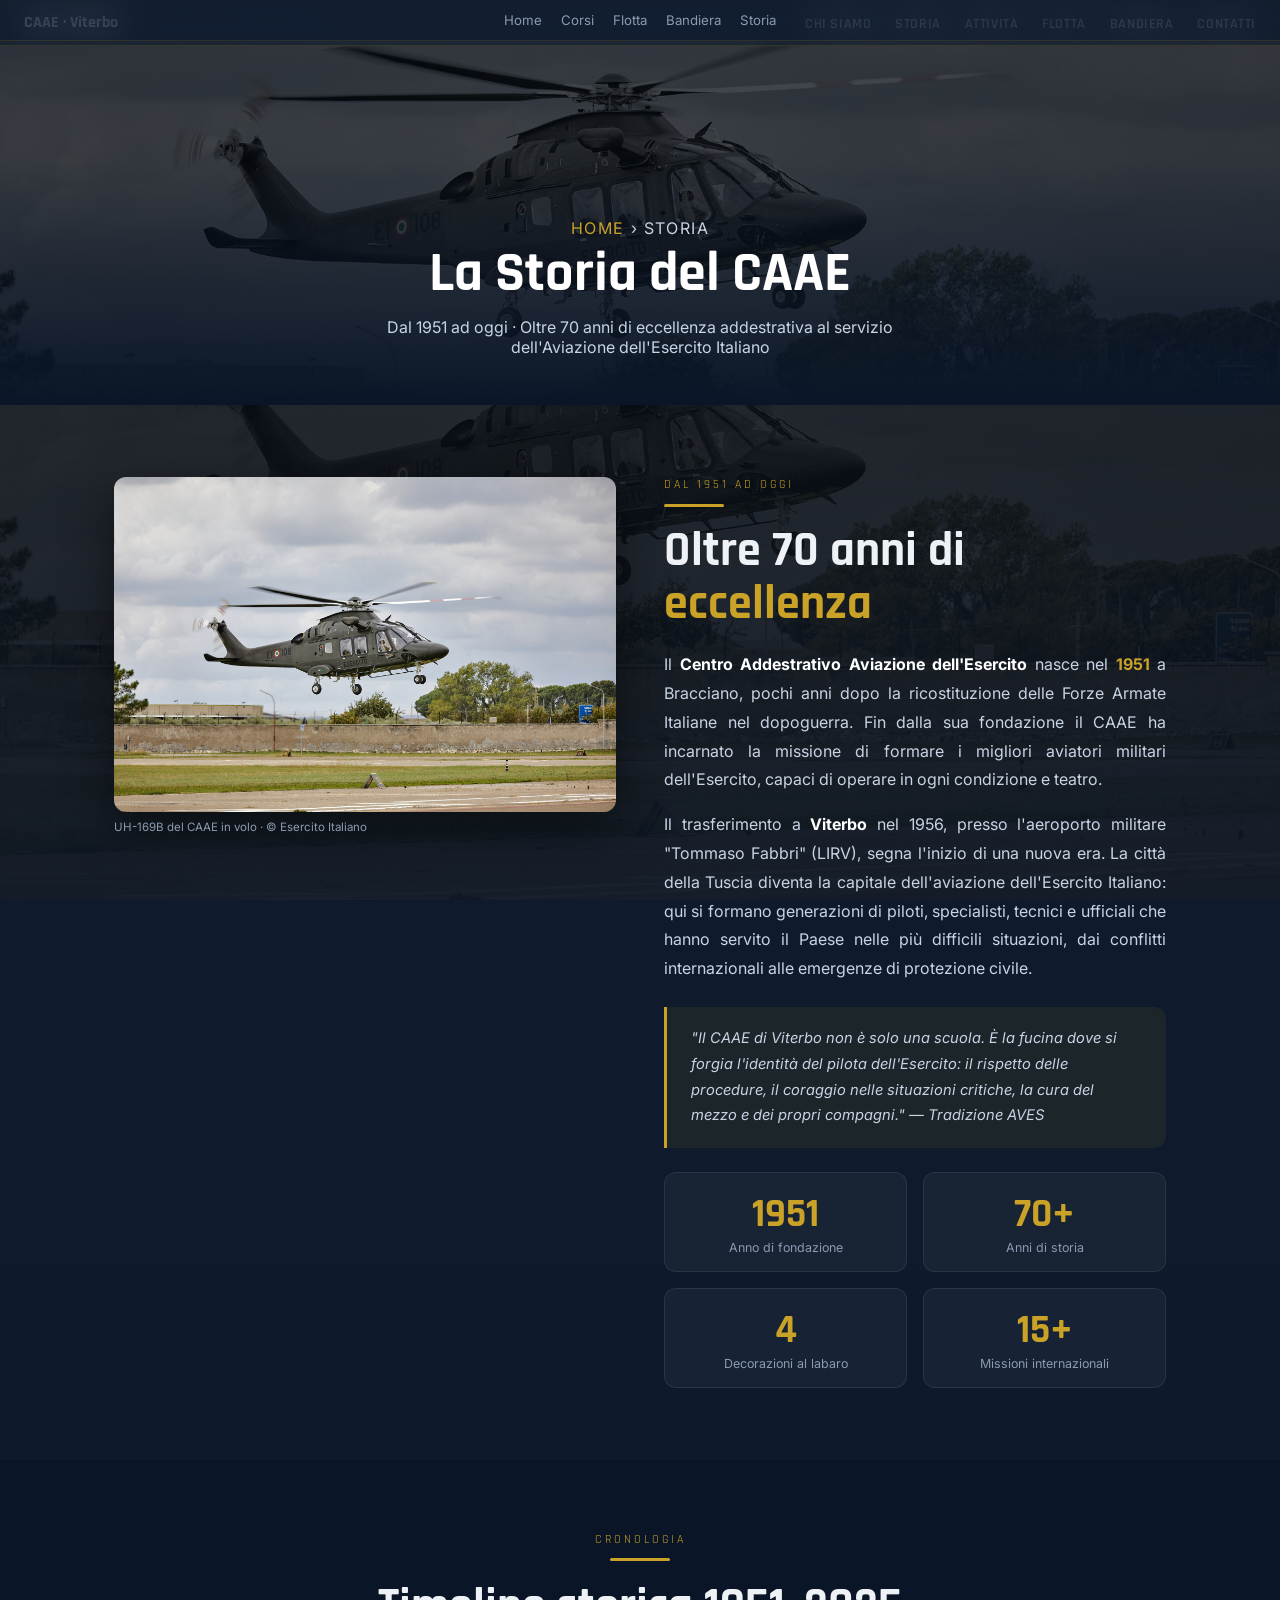
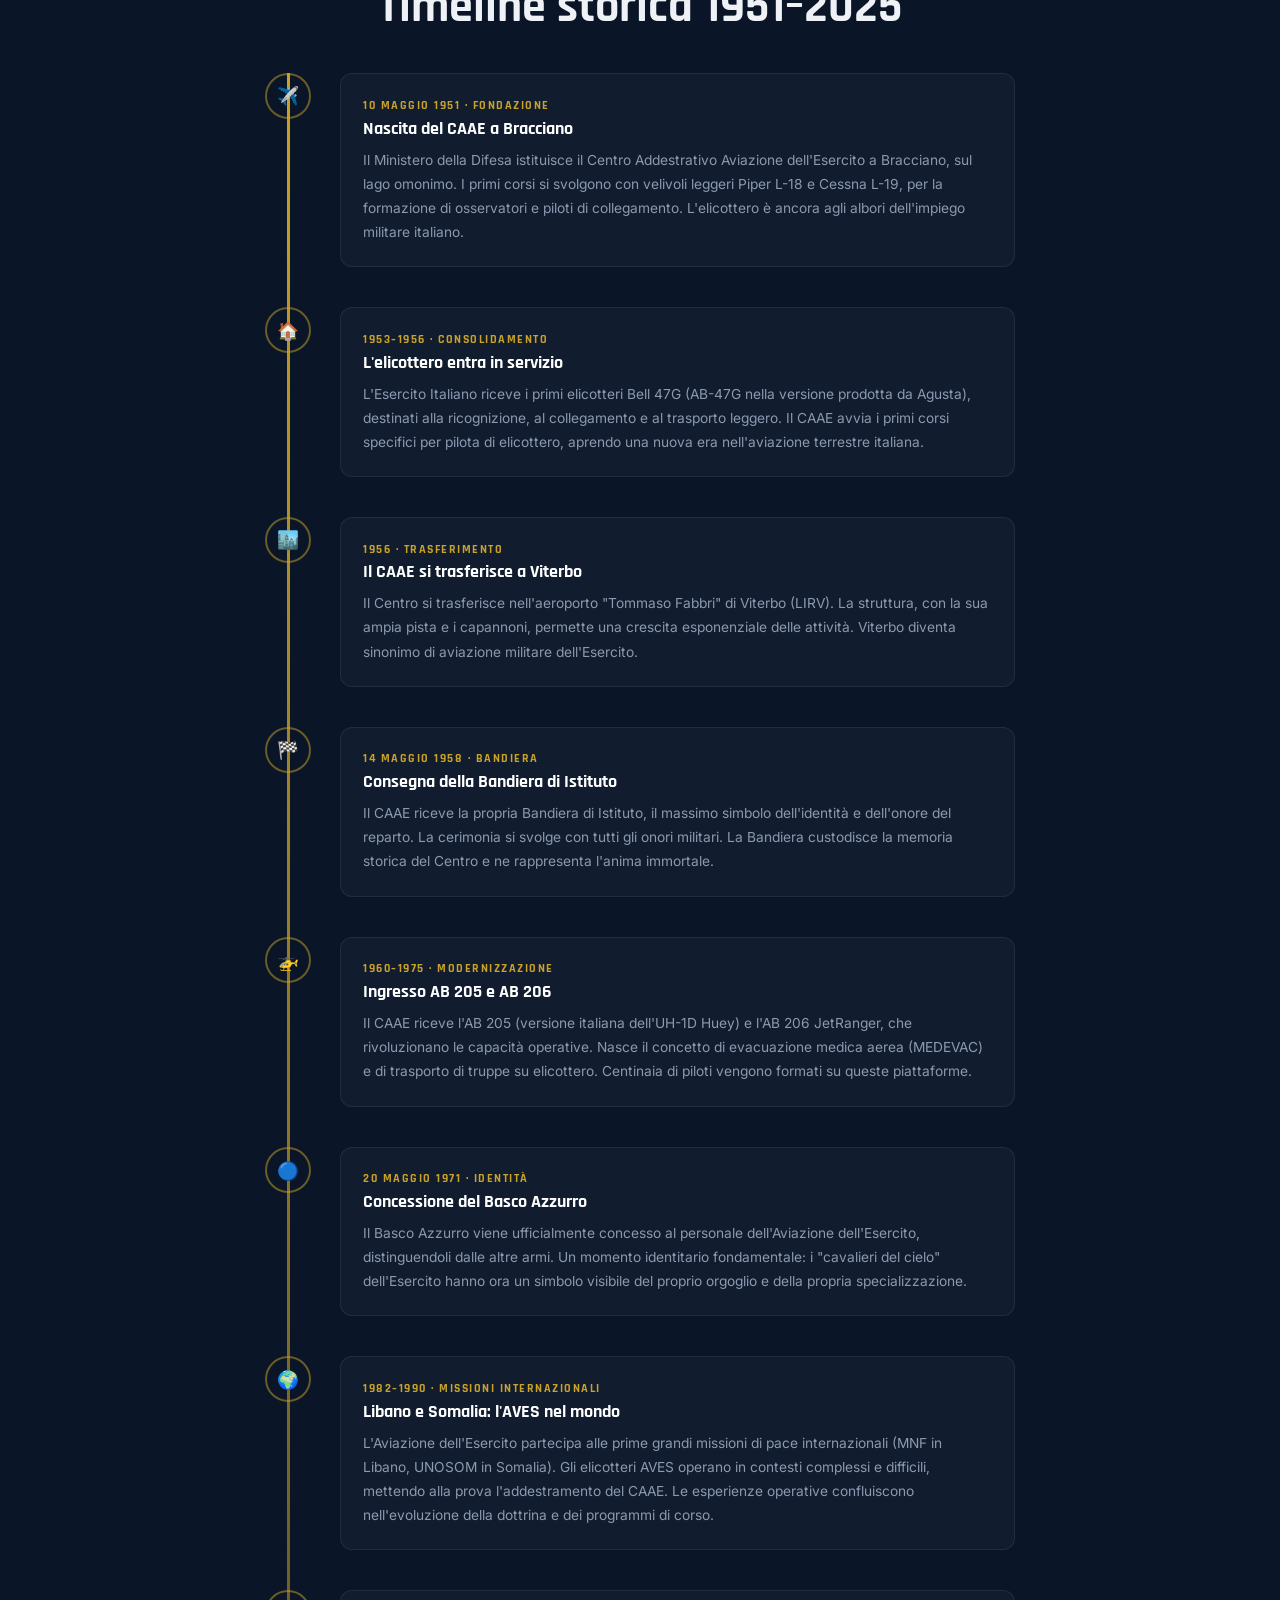
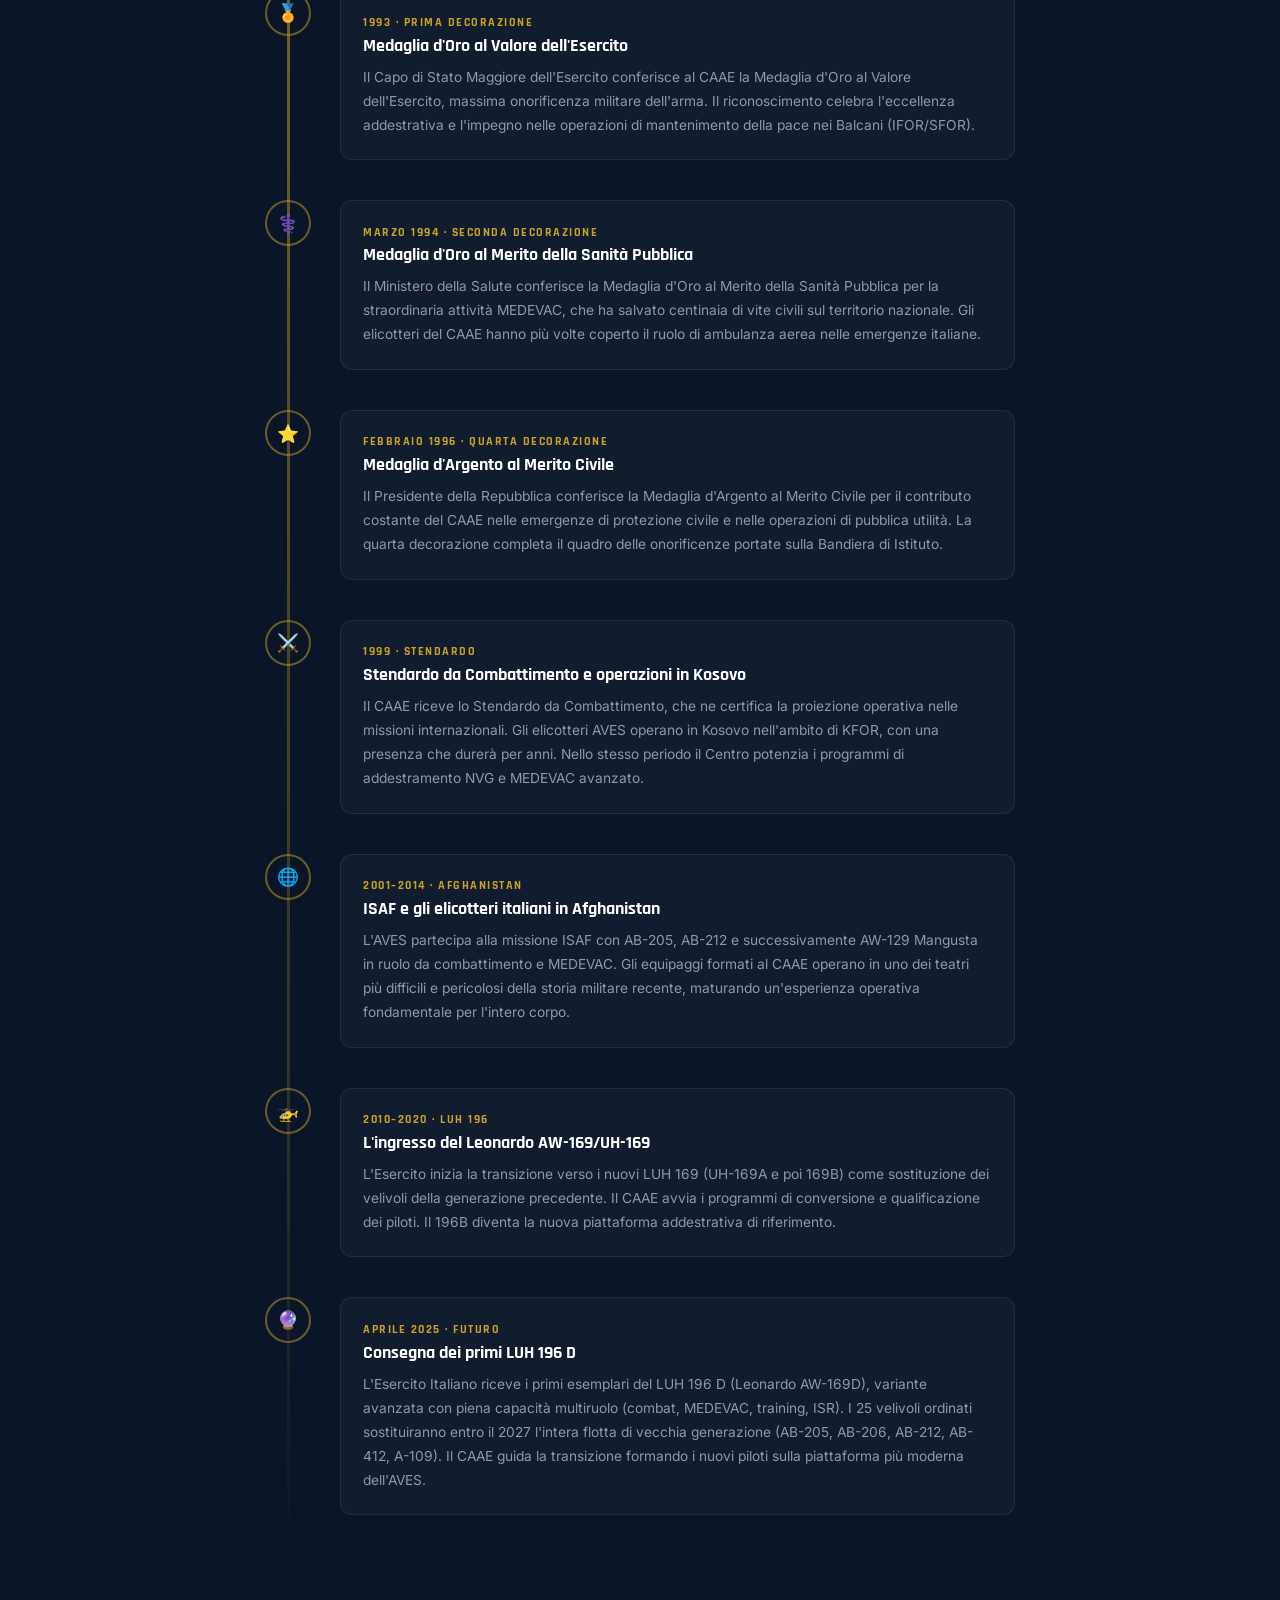
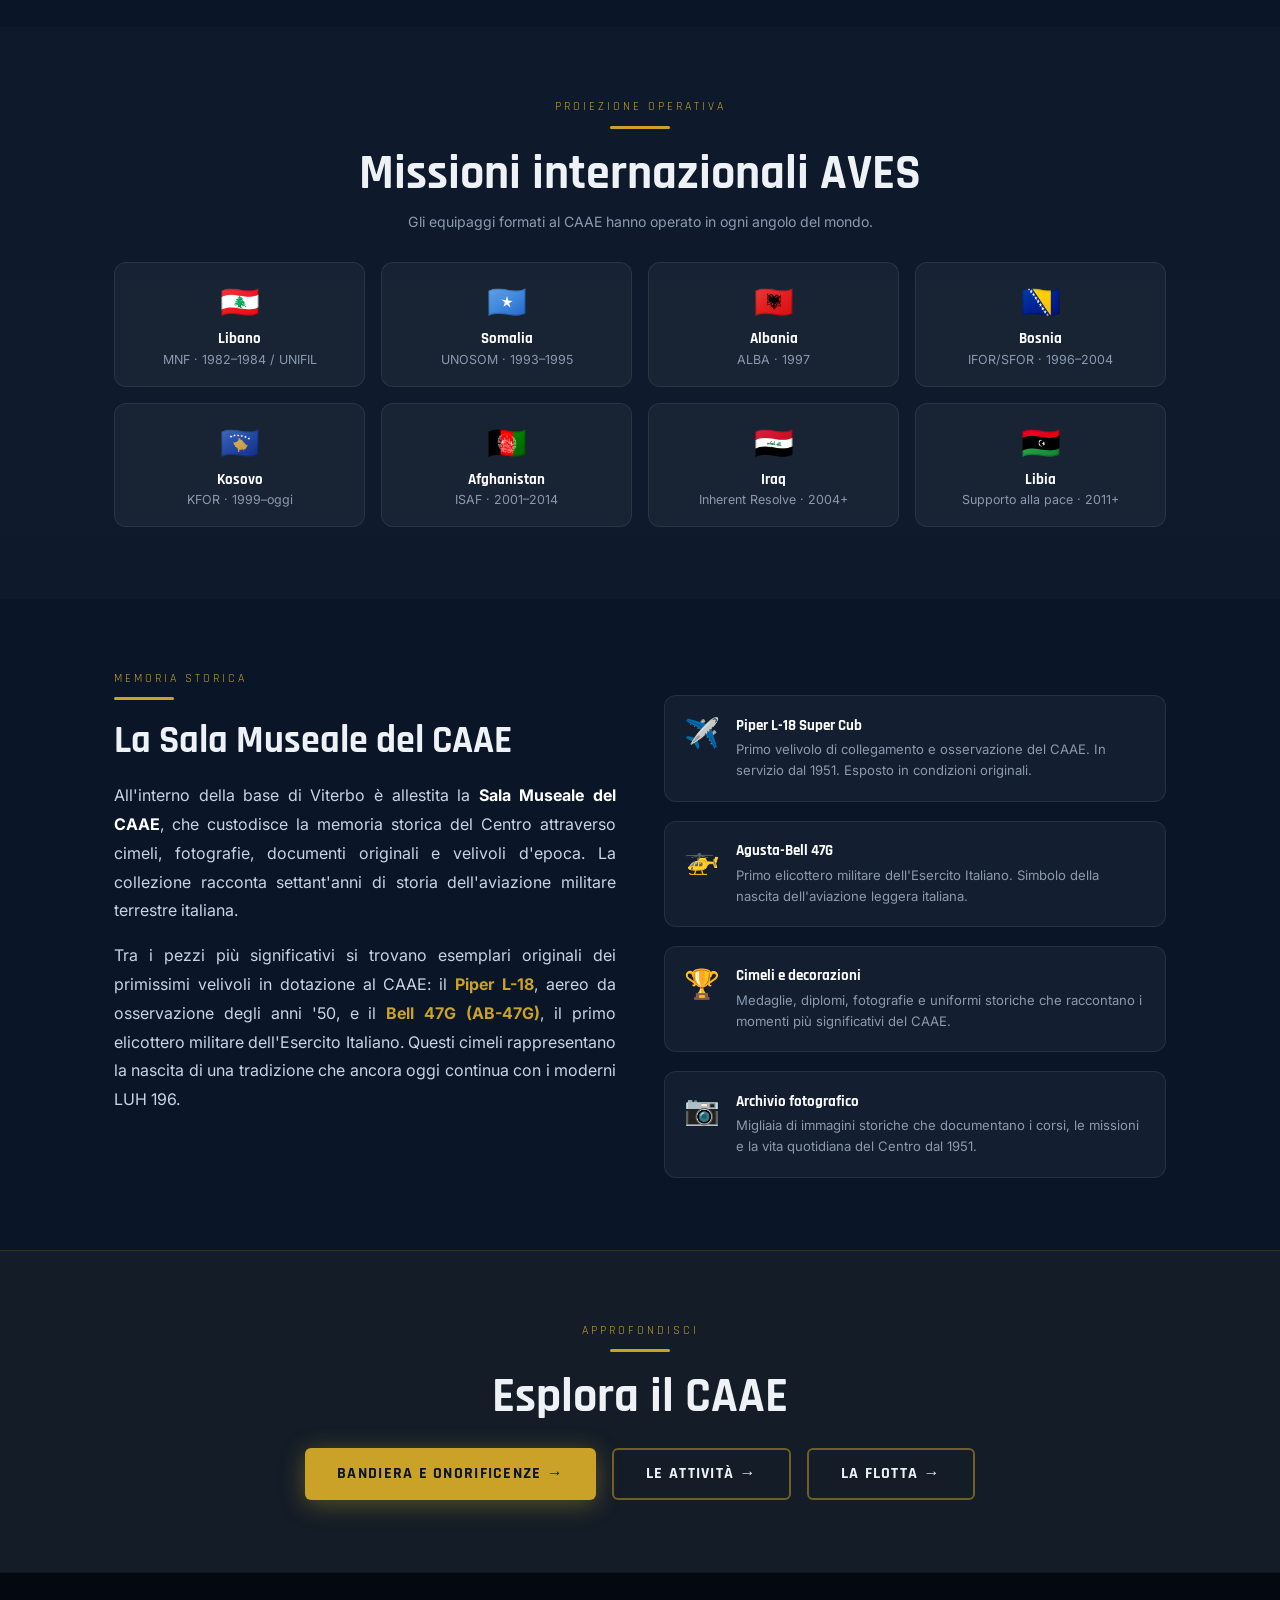
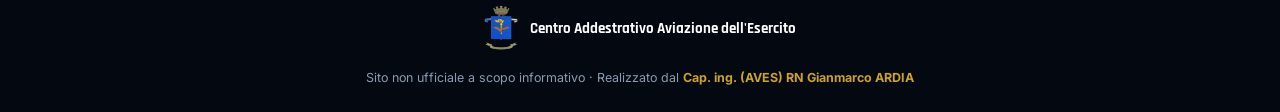
<file: storia.html>
<!DOCTYPE html>
<html lang="it">
<head>
  <meta charset="UTF-8">
    <meta http-equiv="Cache-Control" content="no-cache, no-store, must-revalidate">
    <meta http-equiv="Pragma" content="no-cache">
    <meta http-equiv="Expires" content="0">
  <meta name="viewport" content="width=device-width, initial-scale=1.0">
  <meta name="description" content="Storia del CAAE – dal 1951 ad oggi. La storia completa del Centro Addestrativo Aviazione dell'Esercito di Viterbo: fondazione, trasferimento, missioni internazionali, flotta.">
  <title>Storia del CAAE | Centro Addestrativo Aviazione dell'Esercito</title>
  <link rel="icon" href="favicon.ico" sizes="any">
  <link rel="icon" href="favicon.png" type="image/png" sizes="32x32">
  <link rel="apple-touch-icon" href="apple-touch-icon.png" sizes="180x180">
  <link rel="preconnect" href="https://fonts.googleapis.com">
  <link rel="preconnect" href="https://fonts.gstatic.com" crossorigin>
  <link href="https://fonts.googleapis.com/css2?family=Rajdhani:wght@400;500;600;700&family=Inter:wght@300;400;500;600&display=swap" rel="stylesheet">
  <link href="https://unpkg.com/aos@2.3.4/dist/aos.css" rel="stylesheet">
  <link rel="stylesheet" href="shared.css">
  <style>
    .detail-section { padding: 4.5rem 1.5rem; }
    .detail-section:nth-child(even) { background: rgba(255,255,255,.02); }
    .callout { background:rgba(201,162,39,.07); border-left:3px solid var(--gold); border-radius:0 var(--radius) var(--radius) 0; padding:1.2rem 1.5rem; margin:1.5rem 0; }
    .callout p { font-size:.92rem; color:#c8d4e3; line-height:1.75; font-style:italic; }
    /* Timeline */
    .big-timeline { display:flex; flex-direction:column; gap:0; position:relative; margin-top:2rem; }
    .big-timeline::before { content:''; position:absolute; left:22px; top:0; bottom:0; width:3px; background:linear-gradient(to bottom,var(--gold) 0%,rgba(201,162,39,.2) 85%,transparent 100%); }
    .bt-item { display:flex; gap:1.8rem; padding-bottom:2.5rem; position:relative; }
    .bt-dot { width:46px; height:46px; border-radius:50%; background:var(--bg-card); border:2px solid rgba(201,162,39,.5); display:flex; align-items:center; justify-content:center; flex-shrink:0; font-size:1.1rem; position:relative; z-index:1; transition:var(--tr); }
    .bt-item:hover .bt-dot { background:rgba(201,162,39,.15); border-color:var(--gold); }
    .bt-content { flex:1; background:rgba(255,255,255,.03); border:1px solid rgba(255,255,255,.07); border-radius:var(--radius); padding:1.4rem; transition:var(--tr); }
    .bt-item:hover .bt-content { border-color:rgba(201,162,39,.2); background:rgba(201,162,39,.03); }
    .bt-year { font-family:'Rajdhani',sans-serif; font-size:.78rem; font-weight:700; color:var(--gold); letter-spacing:.12em; text-transform:uppercase; margin-bottom:.3rem; }
    .bt-title { font-family:'Rajdhani',sans-serif; font-size:1.1rem; font-weight:700; color:#fff; margin-bottom:.5rem; }
    .bt-text { font-size:.86rem; color:#8b9ab0; line-height:1.75; }
    .missions-grid { display:grid; grid-template-columns:repeat(auto-fit,minmax(200px,1fr)); gap:1rem; margin-top:1.5rem; }
    .mission-card { background:rgba(255,255,255,.04); border:1px solid rgba(255,255,255,.08); border-radius:var(--radius); padding:1.2rem; text-align:center; transition:var(--tr); }
    .mission-card:hover { border-color:rgba(201,162,39,.3); transform:translateY(-4px); }
    .mission-flag { font-size:2rem; margin-bottom:.5rem; }
    .mission-name { font-family:'Rajdhani',sans-serif; font-size:.95rem; font-weight:700; color:#fff; }
    .mission-year { font-size:.78rem; color:var(--gray); margin-top:.2rem; }
    .museum-grid { display:grid; grid-template-columns:repeat(auto-fit,minmax(260px,1fr)); gap:1.2rem; margin-top:1.5rem; }
    .museum-item { background:rgba(255,255,255,.04); border:1px solid rgba(255,255,255,.08); border-radius:var(--radius); padding:1.2rem; transition:var(--tr); display:flex; gap:1rem; align-items:flex-start; }
    .museum-item:hover { border-color:rgba(201,162,39,.25); }
    .museum-icon { font-size:1.8rem; flex-shrink:0; }
    .museum-body h4 { font-family:'Rajdhani',sans-serif; font-weight:700; color:#fff; font-size:.95rem; margin-bottom:.3rem; }
    .museum-body p { font-size:.82rem; color:#8b9ab0; line-height:1.6; }
  </style>
</head>
<body>

<div id="dynamic-bg">
  <div class="bg-layer active" style="background-image:url('../imgs/luh169_bg.jpg?v=5')"></div>
</div>
<div class="bg-overlay"></div>

<nav id="navbar">
  <a href="index.html" class="nav-brand">
    <span>CAAE · Viterbo</span>
  </a>
  <ul class="nav-links">
    <li><a href="index.html#about">Chi Siamo</a></li>
    <li><a href="storia.html" aria-current="page">Storia</a></li>
    <li><a href="index.html#attivita">Attività</a></li>
    <li><a href="index.html#flotta">Flotta</a></li>
    <li><a href="bandiera.html">Bandiera</a></li>
    <li><a href="index.html#contatti">Contatti</a></li>
  </ul>
  <div class="hamburger" id="hamburger" role="button" aria-label="Menu" aria-expanded="false">
    <span></span><span></span><span></span>
  </div>
</nav>

<div class="mobile-menu" id="mobileMenu" role="dialog" aria-label="Menu principale">
  <button class="mobile-close" id="menuClose" aria-label="Chiudi menu">✕</button>
  <a href="index.html#about" onclick="closeMenu()">Chi Siamo</a>
  <a href="storia.html" onclick="closeMenu()">Storia</a>
  <a href="index.html#attivita" onclick="closeMenu()">Attività</a>
  <a href="index.html#flotta" onclick="closeMenu()">Flotta</a>
  <a href="bandiera.html" onclick="closeMenu()">Bandiera</a>
  <a href="index.html#contatti" onclick="closeMenu()">Contatti</a>
</div>

<!-- HERO -->
<div class="sub-hero">
  <div class="sub-hero-bg" style="background-image:url('../imgs/luh169_bg.jpg?v=5')"></div>
  <div class="sub-hero-overlay"></div>
  <div class="sub-hero-content">
    <p class="breadcrumb"><a href="index.html">Home</a> › Storia</p>
    <h1>La Storia del CAAE</h1>
    <p>Dal 1951 ad oggi · Oltre 70 anni di eccellenza addestrativa al servizio dell'Aviazione dell'Esercito Italiano</p>
  </div>
</div>

<!-- INTRO -->
<div class="detail-section">
  <div class="container">
    <div class="content-grid">
      <div class="sticky-img" data-aos="fade-right">
        <img src="../imgs/luh169b_caae.jpg?v=5" alt="UH-169B CAAE Viterbo" loading="lazy">
        <p style="font-size:.72rem; color:var(--gray); margin-top:.5rem;">UH-169B del CAAE in volo · © Esercito Italiano</p>
      </div>
      <div data-aos="fade-left">
        <p class="label">Dal 1951 ad oggi</p>
        <div class="divider" style="margin:.7rem 0 1.2rem;"></div>
        <h2 class="section-heading" style="margin-bottom:1.2rem;">Oltre 70 anni di <span class="gold">eccellenza</span></h2>
        <p class="body-text">Il <strong style="color:#fff">Centro Addestrativo Aviazione dell'Esercito</strong> nasce nel <strong style="color:var(--gold)">1951</strong> a Bracciano, pochi anni dopo la ricostituzione delle Forze Armate Italiane nel dopoguerra. Fin dalla sua fondazione il CAAE ha incarnato la missione di formare i migliori aviatori militari dell'Esercito, capaci di operare in ogni condizione e teatro.</p>
        <p class="body-text" style="margin-top:1rem;">Il trasferimento a <strong style="color:#fff">Viterbo</strong> nel 1956, presso l'aeroporto militare "Tommaso Fabbri" (LIRV), segna l'inizio di una nuova era. La città della Tuscia diventa la capitale dell'aviazione dell'Esercito Italiano: qui si formano generazioni di piloti, specialisti, tecnici e ufficiali che hanno servito il Paese nelle più difficili situazioni, dai conflitti internazionali alle emergenze di protezione civile.</p>
        <div class="callout">
          <p>"Il CAAE di Viterbo non è solo una scuola. È la fucina dove si forgia l'identità del pilota dell'Esercito: il rispetto delle procedure, il coraggio nelle situazioni critiche, la cura del mezzo e dei propri compagni." — <em>Tradizione AVES</em></p>
        </div>
        <div style="display:grid; grid-template-columns:1fr 1fr; gap:1rem; margin-top:1.5rem;">
          <div class="card" style="text-align:center; padding:1rem;">
            <div style="font-family:'Rajdhani',sans-serif; font-size:2.5rem; font-weight:700; color:var(--gold);">1951</div>
            <div style="font-size:.78rem; color:var(--gray);">Anno di fondazione</div>
          </div>
          <div class="card" style="text-align:center; padding:1rem;">
            <div style="font-family:'Rajdhani',sans-serif; font-size:2.5rem; font-weight:700; color:var(--gold);">70+</div>
            <div style="font-size:.78rem; color:var(--gray);">Anni di storia</div>
          </div>
          <div class="card" style="text-align:center; padding:1rem;">
            <div style="font-family:'Rajdhani',sans-serif; font-size:2.5rem; font-weight:700; color:var(--gold);">4</div>
            <div style="font-size:.78rem; color:var(--gray);">Decorazioni al labaro</div>
          </div>
          <div class="card" style="text-align:center; padding:1rem;">
            <div style="font-family:'Rajdhani',sans-serif; font-size:2.5rem; font-weight:700; color:var(--gold);">15+</div>
            <div style="font-size:.78rem; color:var(--gray);">Missioni internazionali</div>
          </div>
        </div>
      </div>
    </div>
  </div>
</div>

<!-- TIMELINE COMPLETA -->
<div class="detail-section">
  <div class="container">
    <div data-aos="fade-up" style="text-align:center; margin-bottom:2.5rem;">
      <p class="label">Cronologia</p>
      <div class="divider"></div>
      <h2 class="section-heading">Timeline storica 1951–2025</h2>
    </div>
    <div style="max-width:750px; margin:0 auto;">
      <div class="big-timeline">

        <div class="bt-item" data-aos="fade-right">
          <div class="bt-dot">✈️</div>
          <div class="bt-content">
            <div class="bt-year">10 Maggio 1951 · Fondazione</div>
            <div class="bt-title">Nascita del CAAE a Bracciano</div>
            <div class="bt-text">Il Ministero della Difesa istituisce il Centro Addestrativo Aviazione dell'Esercito a Bracciano, sul lago omonimo. I primi corsi si svolgono con velivoli leggeri Piper L-18 e Cessna L-19, per la formazione di osservatori e piloti di collegamento. L'elicottero è ancora agli albori dell'impiego militare italiano.</div>
          </div>
        </div>

        <div class="bt-item" data-aos="fade-right" data-aos-delay="50">
          <div class="bt-dot">🏠</div>
          <div class="bt-content">
            <div class="bt-year">1953–1956 · Consolidamento</div>
            <div class="bt-title">L'elicottero entra in servizio</div>
            <div class="bt-text">L'Esercito Italiano riceve i primi elicotteri Bell 47G (AB-47G nella versione prodotta da Agusta), destinati alla ricognizione, al collegamento e al trasporto leggero. Il CAAE avvia i primi corsi specifici per pilota di elicottero, aprendo una nuova era nell'aviazione terrestre italiana.</div>
          </div>
        </div>

        <div class="bt-item" data-aos="fade-right" data-aos-delay="100">
          <div class="bt-dot">🏙️</div>
          <div class="bt-content">
            <div class="bt-year">1956 · Trasferimento</div>
            <div class="bt-title">Il CAAE si trasferisce a Viterbo</div>
            <div class="bt-text">Il Centro si trasferisce nell'aeroporto "Tommaso Fabbri" di Viterbo (LIRV). La struttura, con la sua ampia pista e i capannoni, permette una crescita esponenziale delle attività. Viterbo diventa sinonimo di aviazione militare dell'Esercito.</div>
          </div>
        </div>

        <div class="bt-item" data-aos="fade-right" data-aos-delay="150">
          <div class="bt-dot">🏁</div>
          <div class="bt-content">
            <div class="bt-year">14 Maggio 1958 · Bandiera</div>
            <div class="bt-title">Consegna della Bandiera di Istituto</div>
            <div class="bt-text">Il CAAE riceve la propria Bandiera di Istituto, il massimo simbolo dell'identità e dell'onore del reparto. La cerimonia si svolge con tutti gli onori militari. La Bandiera custodisce la memoria storica del Centro e ne rappresenta l'anima immortale.</div>
          </div>
        </div>

        <div class="bt-item" data-aos="fade-right" data-aos-delay="200">
          <div class="bt-dot">🚁</div>
          <div class="bt-content">
            <div class="bt-year">1960–1975 · Modernizzazione</div>
            <div class="bt-title">Ingresso AB 205 e AB 206</div>
            <div class="bt-text">Il CAAE riceve l'AB 205 (versione italiana dell'UH-1D Huey) e l'AB 206 JetRanger, che rivoluzionano le capacità operative. Nasce il concetto di evacuazione medica aerea (MEDEVAC) e di trasporto di truppe su elicottero. Centinaia di piloti vengono formati su queste piattaforme.</div>
          </div>
        </div>

        <div class="bt-item" data-aos="fade-right" data-aos-delay="250">
          <div class="bt-dot">🔵</div>
          <div class="bt-content">
            <div class="bt-year">20 Maggio 1971 · Identità</div>
            <div class="bt-title">Concessione del Basco Azzurro</div>
            <div class="bt-text">Il Basco Azzurro viene ufficialmente concesso al personale dell'Aviazione dell'Esercito, distinguendoli dalle altre armi. Un momento identitario fondamentale: i "cavalieri del cielo" dell'Esercito hanno ora un simbolo visibile del proprio orgoglio e della propria specializzazione.</div>
          </div>
        </div>

        <div class="bt-item" data-aos="fade-right" data-aos-delay="300">
          <div class="bt-dot">🌍</div>
          <div class="bt-content">
            <div class="bt-year">1982–1990 · Missioni internazionali</div>
            <div class="bt-title">Libano e Somalia: l'AVES nel mondo</div>
            <div class="bt-text">L'Aviazione dell'Esercito partecipa alle prime grandi missioni di pace internazionali (MNF in Libano, UNOSOM in Somalia). Gli elicotteri AVES operano in contesti complessi e difficili, mettendo alla prova l'addestramento del CAAE. Le esperienze operative confluiscono nell'evoluzione della dottrina e dei programmi di corso.</div>
          </div>
        </div>

        <div class="bt-item" data-aos="fade-right" data-aos-delay="350">
          <div class="bt-dot">🏅</div>
          <div class="bt-content">
            <div class="bt-year">1993 · Prima decorazione</div>
            <div class="bt-title">Medaglia d'Oro al Valore dell'Esercito</div>
            <div class="bt-text">Il Capo di Stato Maggiore dell'Esercito conferisce al CAAE la Medaglia d'Oro al Valore dell'Esercito, massima onorificenza militare dell'arma. Il riconoscimento celebra l'eccellenza addestrativa e l'impegno nelle operazioni di mantenimento della pace nei Balcani (IFOR/SFOR).</div>
          </div>
        </div>

        <div class="bt-item" data-aos="fade-right" data-aos-delay="400">
          <div class="bt-dot">⚕️</div>
          <div class="bt-content">
            <div class="bt-year">Marzo 1994 · Seconda decorazione</div>
            <div class="bt-title">Medaglia d'Oro al Merito della Sanità Pubblica</div>
            <div class="bt-text">Il Ministero della Salute conferisce la Medaglia d'Oro al Merito della Sanità Pubblica per la straordinaria attività MEDEVAC, che ha salvato centinaia di vite civili sul territorio nazionale. Gli elicotteri del CAAE hanno più volte coperto il ruolo di ambulanza aerea nelle emergenze italiane.</div>
          </div>
        </div>

        <div class="bt-item" data-aos="fade-right" data-aos-delay="450">
          <div class="bt-dot">⭐</div>
          <div class="bt-content">
            <div class="bt-year">Febbraio 1996 · Quarta decorazione</div>
            <div class="bt-title">Medaglia d'Argento al Merito Civile</div>
            <div class="bt-text">Il Presidente della Repubblica conferisce la Medaglia d'Argento al Merito Civile per il contributo costante del CAAE nelle emergenze di protezione civile e nelle operazioni di pubblica utilità. La quarta decorazione completa il quadro delle onorificenze portate sulla Bandiera di Istituto.</div>
          </div>
        </div>

        <div class="bt-item" data-aos="fade-right" data-aos-delay="500">
          <div class="bt-dot">⚔️</div>
          <div class="bt-content">
            <div class="bt-year">1999 · Stendardo</div>
            <div class="bt-title">Stendardo da Combattimento e operazioni in Kosovo</div>
            <div class="bt-text">Il CAAE riceve lo Stendardo da Combattimento, che ne certifica la proiezione operativa nelle missioni internazionali. Gli elicotteri AVES operano in Kosovo nell'ambito di KFOR, con una presenza che durerà per anni. Nello stesso periodo il Centro potenzia i programmi di addestramento NVG e MEDEVAC avanzato.</div>
          </div>
        </div>

        <div class="bt-item" data-aos="fade-right" data-aos-delay="550">
          <div class="bt-dot">🌐</div>
          <div class="bt-content">
            <div class="bt-year">2001–2014 · Afghanistan</div>
            <div class="bt-title">ISAF e gli elicotteri italiani in Afghanistan</div>
            <div class="bt-text">L'AVES partecipa alla missione ISAF con AB-205, AB-212 e successivamente AW-129 Mangusta in ruolo da combattimento e MEDEVAC. Gli equipaggi formati al CAAE operano in uno dei teatri più difficili e pericolosi della storia militare recente, maturando un'esperienza operativa fondamentale per l'intero corpo.</div>
          </div>
        </div>

        <div class="bt-item" data-aos="fade-right" data-aos-delay="600">
          <div class="bt-dot">🚁</div>
          <div class="bt-content">
            <div class="bt-year">2010–2020 · LUH 196</div>
            <div class="bt-title">L'ingresso del Leonardo AW-169/UH-169</div>
            <div class="bt-text">L'Esercito inizia la transizione verso i nuovi LUH 169 (UH-169A e poi 169B) come sostituzione dei velivoli della generazione precedente. Il CAAE avvia i programmi di conversione e qualificazione dei piloti. Il 196B diventa la nuova piattaforma addestrativa di riferimento.</div>
          </div>
        </div>

        <div class="bt-item" data-aos="fade-right" data-aos-delay="650">
          <div class="bt-dot">🔮</div>
          <div class="bt-content">
            <div class="bt-year">Aprile 2025 · Futuro</div>
            <div class="bt-title">Consegna dei primi LUH 196 D</div>
            <div class="bt-text">L'Esercito Italiano riceve i primi esemplari del LUH 196 D (Leonardo AW-169D), variante avanzata con piena capacità multiruolo (combat, MEDEVAC, training, ISR). I 25 velivoli ordinati sostituiranno entro il 2027 l'intera flotta di vecchia generazione (AB-205, AB-206, AB-212, AB-412, A-109). Il CAAE guida la transizione formando i nuovi piloti sulla piattaforma più moderna dell'AVES.</div>
          </div>
        </div>

      </div>
    </div>
  </div>
</div>

<!-- MISSIONI INTERNAZIONALI -->
<div class="detail-section">
  <div class="container">
    <div data-aos="fade-up" style="text-align:center; margin-bottom:2rem;">
      <p class="label">Proiezione operativa</p>
      <div class="divider"></div>
      <h2 class="section-heading">Missioni internazionali AVES</h2>
      <p style="font-size:.88rem; color:#8b9ab0; max-width:600px; margin:.8rem auto 0;">Gli equipaggi formati al CAAE hanno operato in ogni angolo del mondo.</p>
    </div>
    <div class="missions-grid" data-aos="fade-up">
      <div class="mission-card"><div class="mission-flag">🇱🇧</div><div class="mission-name">Libano</div><div class="mission-year">MNF · 1982–1984 / UNIFIL</div></div>
      <div class="mission-card"><div class="mission-flag">🇸🇴</div><div class="mission-name">Somalia</div><div class="mission-year">UNOSOM · 1993–1995</div></div>
      <div class="mission-card"><div class="mission-flag">🇦🇱</div><div class="mission-name">Albania</div><div class="mission-year">ALBA · 1997</div></div>
      <div class="mission-card"><div class="mission-flag">🇧🇦</div><div class="mission-name">Bosnia</div><div class="mission-year">IFOR/SFOR · 1996–2004</div></div>
      <div class="mission-card"><div class="mission-flag">🇽🇰</div><div class="mission-name">Kosovo</div><div class="mission-year">KFOR · 1999–oggi</div></div>
      <div class="mission-card"><div class="mission-flag">🇦🇫</div><div class="mission-name">Afghanistan</div><div class="mission-year">ISAF · 2001–2014</div></div>
      <div class="mission-card"><div class="mission-flag">🇮🇶</div><div class="mission-name">Iraq</div><div class="mission-year">Inherent Resolve · 2004+</div></div>
      <div class="mission-card"><div class="mission-flag">🇱🇾</div><div class="mission-name">Libia</div><div class="mission-year">Supporto alla pace · 2011+</div></div>
    </div>
  </div>
</div>

<!-- SALA MUSEALE -->
<div class="detail-section">
  <div class="container">
    <div class="content-grid">
      <div data-aos="fade-right">
        <p class="label">Memoria storica</p>
        <div class="divider" style="margin:.7rem 0 1.2rem;"></div>
        <h2 class="section-heading" style="font-size:clamp(1.5rem,4vw,2.4rem); margin-bottom:1.2rem;">La Sala Museale del CAAE</h2>
        <p class="body-text">All'interno della base di Viterbo è allestita la <strong style="color:#fff">Sala Museale del CAAE</strong>, che custodisce la memoria storica del Centro attraverso cimeli, fotografie, documenti originali e velivoli d'epoca. La collezione racconta settant'anni di storia dell'aviazione militare terrestre italiana.</p>
        <p class="body-text" style="margin-top:1rem;">Tra i pezzi più significativi si trovano esemplari originali dei primissimi velivoli in dotazione al CAAE: il <strong style="color:var(--gold)">Piper L-18</strong>, aereo da osservazione degli anni '50, e il <strong style="color:var(--gold)">Bell 47G (AB-47G)</strong>, il primo elicottero militare dell'Esercito Italiano. Questi cimeli rappresentano la nascita di una tradizione che ancora oggi continua con i moderni LUH 196.</p>
      </div>
      <div data-aos="fade-left">
        <div class="museum-grid">
          <div class="museum-item">
            <div class="museum-icon">✈️</div>
            <div class="museum-body">
              <h4>Piper L-18 Super Cub</h4>
              <p>Primo velivolo di collegamento e osservazione del CAAE. In servizio dal 1951. Esposto in condizioni originali.</p>
            </div>
          </div>
          <div class="museum-item">
            <div class="museum-icon">🚁</div>
            <div class="museum-body">
              <h4>Agusta-Bell 47G</h4>
              <p>Primo elicottero militare dell'Esercito Italiano. Simbolo della nascita dell'aviazione leggera italiana.</p>
            </div>
          </div>
          <div class="museum-item">
            <div class="museum-icon">🏆</div>
            <div class="museum-body">
              <h4>Cimeli e decorazioni</h4>
              <p>Medaglie, diplomi, fotografie e uniformi storiche che raccontano i momenti più significativi del CAAE.</p>
            </div>
          </div>
          <div class="museum-item">
            <div class="museum-icon">📷</div>
            <div class="museum-body">
              <h4>Archivio fotografico</h4>
              <p>Migliaia di immagini storiche che documentano i corsi, le missioni e la vita quotidiana del Centro dal 1951.</p>
            </div>
          </div>
        </div>
      </div>
    </div>
  </div>
</div>

<!-- CTA -->
<div class="detail-section" style="background:rgba(201,162,39,.05); border-top:1px solid rgba(201,162,39,.15);">
  <div class="container" style="text-align:center;" data-aos="fade-up">
    <p class="label">Approfondisci</p>
    <div class="divider"></div>
    <h2 class="section-heading" style="margin-bottom:1.5rem;">Esplora il CAAE</h2>
    <div style="display:flex; flex-wrap:wrap; gap:1rem; justify-content:center;">
      <a href="bandiera.html" class="btn btn-gold">Bandiera e onorificenze →</a>
      <a href="index.html#attivita" class="btn btn-outline">Le attività →</a>
      <a href="index.html#flotta" class="btn btn-outline">La flotta →</a>
    </div>
  </div>
</div>

<footer>
  <div class="footer-logo">
    <img src="stemma_caae.png" alt="Logo AVES">
    <span>Centro Addestrativo Aviazione dell'Esercito</span>
  </div>
  <nav class="footer-links" aria-label="Link footer">
    <a href="index.html">Home</a>
    <a href="index.html#attivita">Corsi</a>
    <a href="index.html#flotta">Flotta</a>
    <a href="bandiera.html">Bandiera</a>
    <a href="storia.html">Storia</a>
  </nav>
  <p class="footer-copy">
    Sito non ufficiale a scopo informativo · Realizzato dal <strong style="color:var(--gold)">Cap. ing. (AVES) RN Gianmarco ARDIA</strong>
  </p>
</footer>

<button id="btt" onclick="window.scrollTo({top:0,behavior:'smooth'})" aria-label="Torna su">↑</button>

<script src="https://unpkg.com/aos@2.3.4/dist/aos.js"></script>
<script>
  AOS.init({ once:true, duration:750, easing:'ease-out-cubic', offset:50 });
  const nav = document.getElementById('navbar');
  const btt = document.getElementById('btt');
  window.addEventListener('scroll', () => {
    nav.classList.toggle('scrolled', window.scrollY > 60);
    btt.classList.toggle('show', window.scrollY > 400);
  }, { passive:true });
  const hamburger = document.getElementById('hamburger');
  const mobileMenu = document.getElementById('mobileMenu');
  const menuClose  = document.getElementById('menuClose');
  function openMenu() { hamburger.classList.add('open'); hamburger.setAttribute('aria-expanded','true'); mobileMenu.classList.add('open'); document.body.style.overflow='hidden'; }
  function closeMenu() { hamburger.classList.remove('open'); hamburger.setAttribute('aria-expanded','false'); mobileMenu.classList.remove('open'); document.body.style.overflow=''; }
  hamburger.addEventListener('click', () => mobileMenu.classList.contains('open') ? closeMenu() : openMenu());
  menuClose.addEventListener('click', closeMenu);
  mobileMenu.addEventListener('click', e => { if(e.target === mobileMenu) closeMenu(); });
</script>
</body>
</html>
</file>
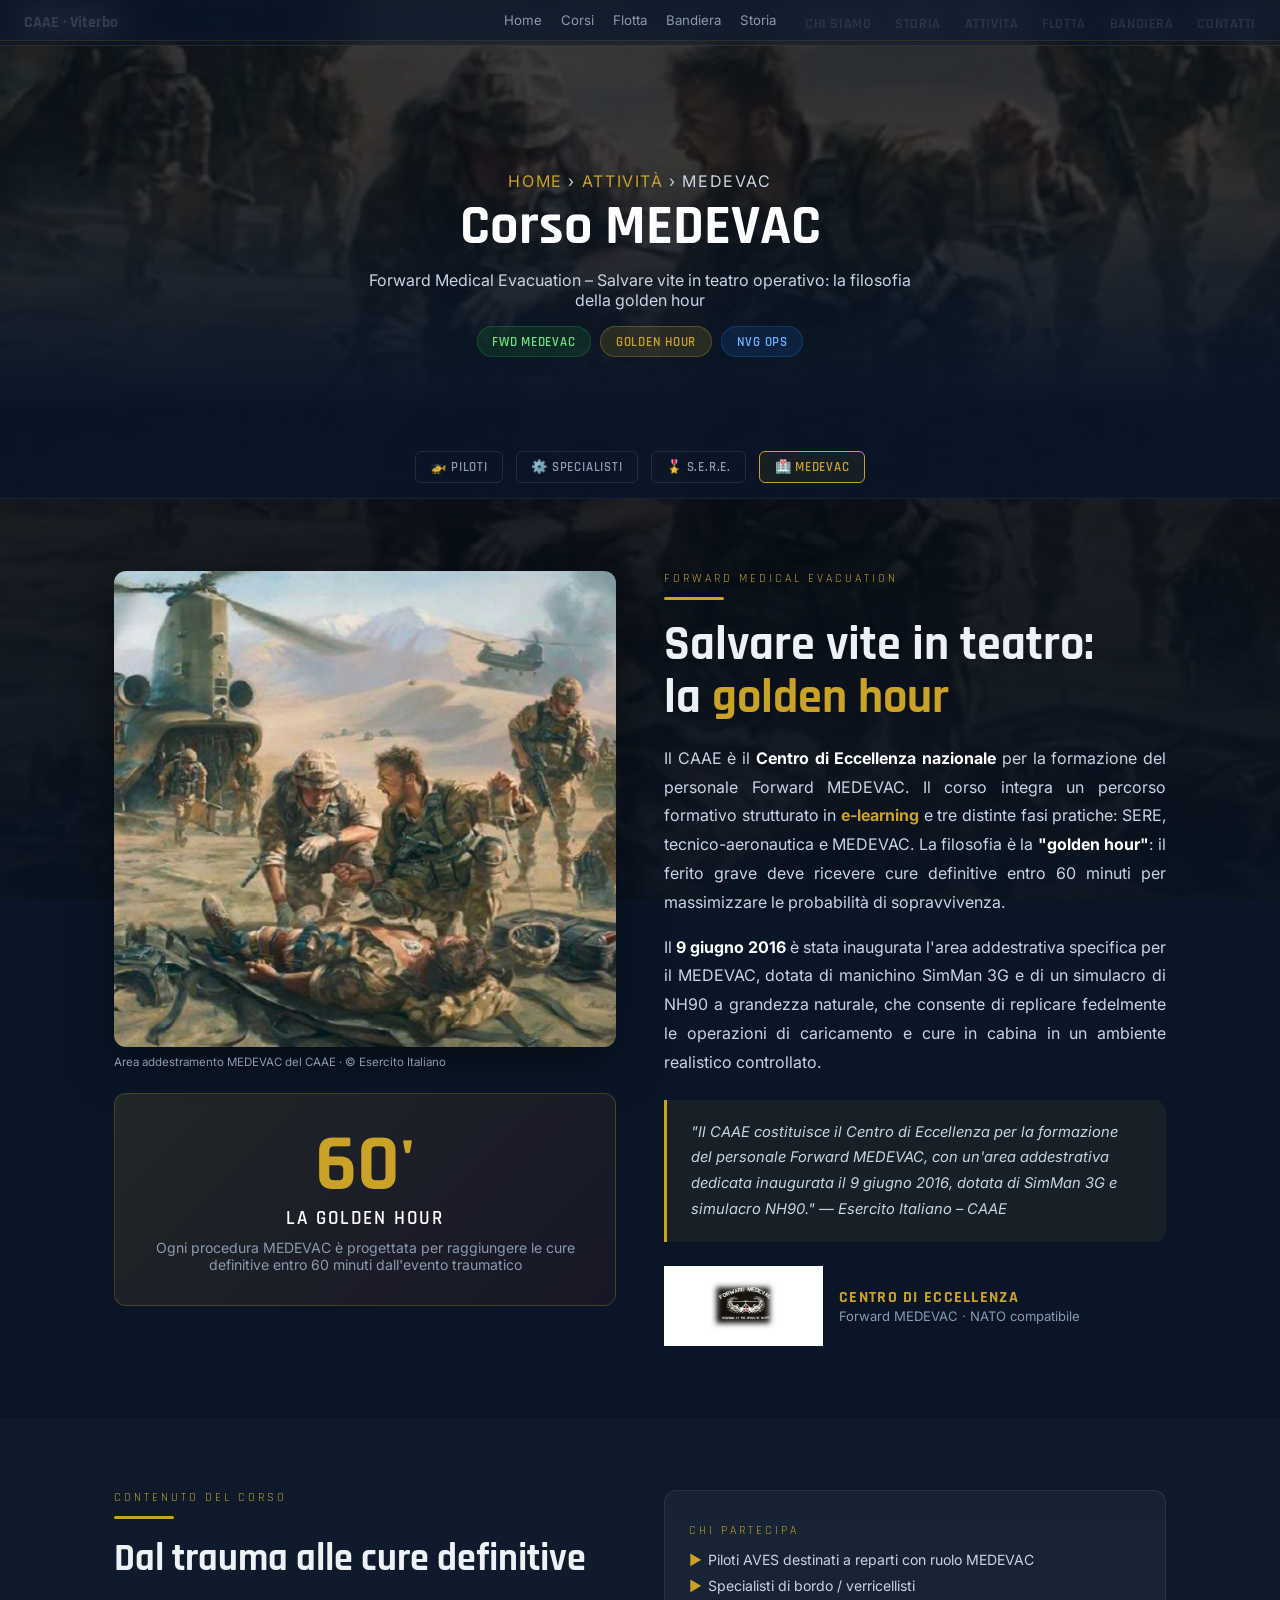
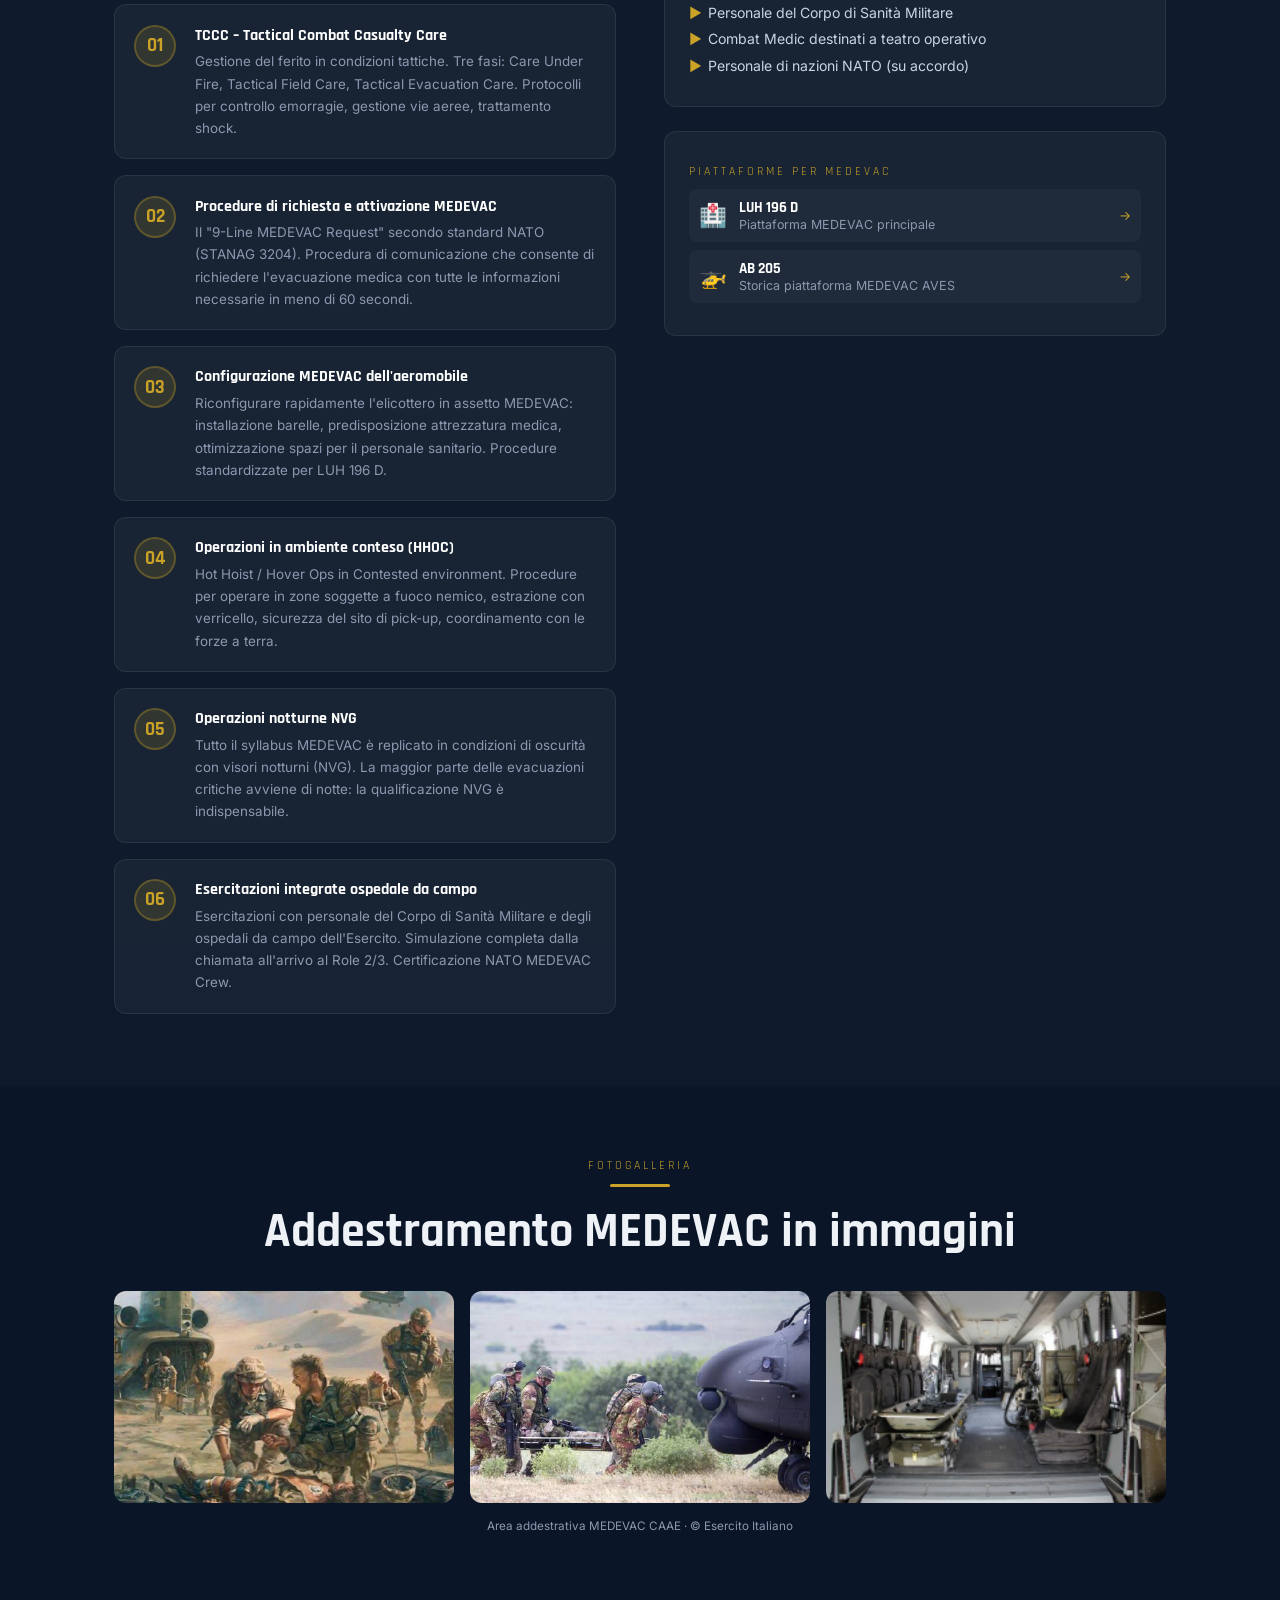
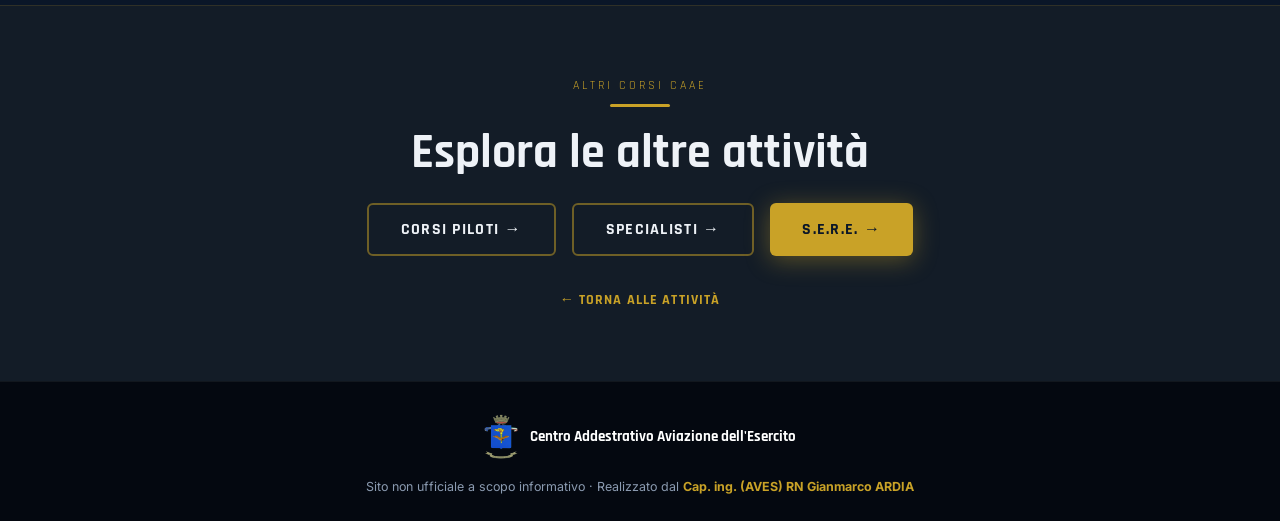
<file: corsi/medevac.html>
<!DOCTYPE html>
<html lang="it">
<head>
  <meta charset="UTF-8">
    <meta http-equiv="Cache-Control" content="no-cache, no-store, must-revalidate">
    <meta http-equiv="Pragma" content="no-cache">
    <meta http-equiv="Expires" content="0">
  <meta name="viewport" content="width=device-width, initial-scale=1.0">
  <meta name="description" content="Corso MEDEVAC al CAAE – Forward Medical Evacuation. L'addestramento per l'evacuazione medica avanzata dei feriti in teatro operativo.">
  <title>Corso MEDEVAC | CAAE Viterbo</title>
  <link rel="icon" href="../favicon.ico" sizes="any">
  <link rel="icon" href="../favicon.png" type="image/png" sizes="32x32">
  <link rel="apple-touch-icon" href="../apple-touch-icon.png" sizes="180x180">
  <link rel="preconnect" href="https://fonts.googleapis.com">
  <link rel="preconnect" href="https://fonts.gstatic.com" crossorigin>
  <link href="https://fonts.googleapis.com/css2?family=Rajdhani:wght@400;500;600;700&family=Inter:wght@300;400;500;600&display=swap" rel="stylesheet">
  <link href="https://unpkg.com/aos@2.3.4/dist/aos.css" rel="stylesheet">
  <link rel="stylesheet" href="../shared.css">
  <style>
    .chip-row { display:flex; flex-wrap:wrap; gap:.6rem; margin-top:1rem; }
    .chip { display:inline-flex; align-items:center; gap:.4rem; padding:.4rem .9rem; border-radius:20px; font-size:.8rem; font-family:'Rajdhani',sans-serif; font-weight:600; letter-spacing:.06em; text-transform:uppercase; }
    .chip-gold { background:rgba(201,162,39,.15); color:var(--gold); border:1px solid rgba(201,162,39,.3); }
    .chip-green { background:rgba(30,160,60,.15); color:#6fdf80; border:1px solid rgba(30,160,60,.3); }
    .chip-blue { background:rgba(30,110,220,.15); color:#6eb3ff; border:1px solid rgba(30,110,220,.3); }
    .callout { background:rgba(201,162,39,.07); border-left:3px solid var(--gold); border-radius:0 var(--radius) var(--radius) 0; padding:1.2rem 1.5rem; margin:1.5rem 0; }
    .callout p { font-size:.92rem; color:#c8d4e3; line-height:1.75; font-style:italic; }
    .back-btn { display:inline-flex; align-items:center; gap:.5rem; font-family:'Rajdhani',sans-serif; font-weight:700; font-size:.88rem; letter-spacing:.08em; text-transform:uppercase; color:var(--gold); }
    .detail-section { padding: 4.5rem 1.5rem; }
    .detail-section:nth-child(even) { background: rgba(255,255,255,.02); }
    .nav-sub-links { display:flex; flex-wrap:wrap; gap:.8rem; margin-top:2rem; justify-content:center; }
    .nav-sub-links a { font-family:'Rajdhani',sans-serif; font-size:.82rem; font-weight:600; color:var(--gray); letter-spacing:.06em; text-transform:uppercase; padding:.4rem .9rem; border:1px solid rgba(255,255,255,.1); border-radius:6px; transition:var(--tr); }
    .nav-sub-links a:hover, .nav-sub-links a.active { border-color:var(--gold); color:var(--gold); background:rgba(201,162,39,.07); }
    .golden-hour { background:linear-gradient(135deg,rgba(201,162,39,.12) 0%,rgba(180,30,30,.08) 100%); border:1px solid rgba(201,162,39,.25); border-radius:var(--radius); padding:2rem; text-align:center; margin:2rem 0; }
    .golden-hour-num { font-family:'Rajdhani',sans-serif; font-size:5rem; font-weight:700; color:var(--gold); line-height:1; }
    .golden-hour-label { font-family:'Rajdhani',sans-serif; font-size:1.2rem; font-weight:600; color:#fff; letter-spacing:.1em; text-transform:uppercase; }
    .golden-hour-sub { font-size:.88rem; color:#8b9ab0; margin-top:.5rem; }
    .phase-list { display:flex; flex-direction:column; gap:1rem; margin-top:1.5rem; }
    .phase-item { display:flex; gap:1.2rem; align-items:flex-start; background:rgba(255,255,255,.04); border:1px solid rgba(255,255,255,.08); border-radius:var(--radius); padding:1.2rem; transition:var(--tr); }
    .phase-item:hover { border-color:rgba(201,162,39,.3); background:rgba(201,162,39,.04); }
    .phase-num-circle { width:42px; height:42px; border-radius:50%; background:rgba(201,162,39,.15); border:2px solid rgba(201,162,39,.3); display:flex; align-items:center; justify-content:center; font-family:'Rajdhani',sans-serif; font-size:1.2rem; font-weight:700; color:var(--gold); flex-shrink:0; }
    .phase-body h4 { font-family:'Rajdhani',sans-serif; font-size:1rem; font-weight:700; color:#fff; margin-bottom:.3rem; }
    .phase-body p { font-size:.84rem; color:#8b9ab0; line-height:1.65; }
  </style>
</head>
<body>

<div id="dynamic-bg">
  <div class="bg-layer active" style="background-image:url('../imgs/medevac0.png')"></div>
</div>
<div class="bg-overlay"></div>

<nav id="navbar">
  <a href="../index.html" class="nav-brand">
    <span>CAAE · Viterbo</span>
  </a>
  <ul class="nav-links">
    <li><a href="../index.html#about">Chi Siamo</a></li>
    <li><a href="../index.html#storia">Storia</a></li>
    <li><a href="../index.html#attivita">Attività</a></li>
    <li><a href="../index.html#flotta">Flotta</a></li>
    <li><a href="../index.html#bandiera">Bandiera</a></li>
    <li><a href="../index.html#contatti">Contatti</a></li>
  </ul>
  <div class="hamburger" id="hamburger" role="button" aria-label="Menu" aria-expanded="false">
    <span></span><span></span><span></span>
  </div>
</nav>

<div class="mobile-menu" id="mobileMenu" role="dialog" aria-label="Menu principale">
  <button class="mobile-close" id="menuClose" aria-label="Chiudi menu">✕</button>
  <a href="../index.html#about" onclick="closeMenu()">Chi Siamo</a>
  <a href="../index.html#storia" onclick="closeMenu()">Storia</a>
  <a href="../index.html#attivita" onclick="closeMenu()">Attività</a>
  <a href="../index.html#flotta" onclick="closeMenu()">Flotta</a>
  <a href="../index.html#bandiera" onclick="closeMenu()">Bandiera</a>
  <a href="../index.html#contatti" onclick="closeMenu()">Contatti</a>
</div>

<!-- HERO -->
<div class="sub-hero">
  <div class="sub-hero-bg" style="background-image:url('../imgs/medevac0.png')"></div>
  <div class="sub-hero-overlay"></div>
  <div class="sub-hero-content">
    <p class="breadcrumb"><a href="../index.html">Home</a> › <a href="../index.html#attivita">Attività</a> › MEDEVAC</p>
    <h1>Corso MEDEVAC</h1>
    <p>Forward Medical Evacuation – Salvare vite in teatro operativo: la filosofia della golden hour</p>
    <div class="chip-row" style="justify-content:center; margin-top:1rem;">
      <span class="chip chip-green">Fwd MEDEVAC</span>
      <span class="chip chip-gold">Golden Hour</span>
      <span class="chip chip-blue">NVG Ops</span>
    </div>
  </div>
</div>

<!-- CORSI NAV -->
<div style="background:rgba(10,22,40,.9); border-bottom:1px solid rgba(255,255,255,.06); padding:.9rem 1.5rem;">
  <div class="container">
    <div class="nav-sub-links">
      <a href="piloti.html">🚁 Piloti</a>
      <a href="specialisti.html">⚙️ Specialisti</a>
      <a href="sere.html">🎖️ S.E.R.E.</a>
      <a href="medevac.html" class="active">🏥 MEDEVAC</a>
    </div>
  </div>
</div>

<!-- OVERVIEW -->
<div class="detail-section">
  <div class="container">
    <div class="content-grid">
      <div class="sticky-img" data-aos="fade-right">
        <img src="../imgs/medevac0.png" alt="MEDEVAC training CAAE Viterbo" loading="lazy" style="border-radius:var(--radius);">
        <p style="font-size:.72rem; color:var(--gray); margin-top:.5rem;">Area addestramento MEDEVAC del CAAE · © Esercito Italiano</p>
        <div class="golden-hour" style="margin-top:1.5rem;">
          <div class="golden-hour-num">60'</div>
          <div class="golden-hour-label">La Golden Hour</div>
          <div class="golden-hour-sub">Ogni procedura MEDEVAC è progettata per raggiungere le cure definitive entro 60 minuti dall'evento traumatico</div>
        </div>
      </div>
      <div data-aos="fade-left">
        <p class="label">Forward Medical Evacuation</p>
        <div class="divider" style="margin:.7rem 0 1.2rem;"></div>
        <h2 class="section-heading" style="margin-bottom:1.2rem;">Salvare vite in teatro:<br>la <span class="gold">golden hour</span></h2>
        <p class="body-text">Il CAAE è il <strong style="color:#fff">Centro di Eccellenza nazionale</strong> per la formazione del personale Forward MEDEVAC. Il corso integra un percorso formativo strutturato in <strong style="color:var(--gold)">e-learning</strong> e tre distinte fasi pratiche: SERE, tecnico-aeronautica e MEDEVAC. La filosofia è la <strong style="color:#fff">"golden hour"</strong>: il ferito grave deve ricevere cure definitive entro 60 minuti per massimizzare le probabilità di sopravvivenza.</p>
        <p class="body-text" style="margin-top:1rem;">Il <strong style="color:#fff">9 giugno 2016</strong> è stata inaugurata l'area addestrativa specifica per il MEDEVAC, dotata di manichino SimMan 3G e di un simulacro di NH90 a grandezza naturale, che consente di replicare fedelmente le operazioni di caricamento e cure in cabina in un ambiente realistico controllato.</p>
        <div class="callout">
          <p>"Il CAAE costituisce il Centro di Eccellenza per la formazione del personale Forward MEDEVAC, con un'area addestrativa dedicata inaugurata il 9 giugno 2016, dotata di SimMan 3G e simulacro NH90." — <em>Esercito Italiano – CAAE</em></p>
        </div>
        <div style="display:flex; gap:1rem; flex-wrap:wrap; margin-top:1.5rem; align-items:center;">
          <img src="../imgs/stemma_medevac.png?v=5" alt="Stemma MEDEVAC" style="height:80px; object-fit:contain;">
          <div>
            <div style="font-family:'Rajdhani',sans-serif; font-weight:700; color:var(--gold); font-size:1rem; letter-spacing:.08em;">CENTRO DI ECCELLENZA</div>
            <div style="font-size:.82rem; color:#8b9ab0;">Forward MEDEVAC · NATO compatibile</div>
          </div>
        </div>
      </div>
    </div>
  </div>
</div>

<!-- FASI DEL CORSO -->
<div class="detail-section">
  <div class="container">
    <div class="content-grid">
      <div data-aos="fade-right">
        <p class="label">Contenuto del corso</p>
        <div class="divider" style="margin:.7rem 0 1.2rem;"></div>
        <h2 class="section-heading" style="font-size:clamp(1.5rem,4vw,2.4rem); margin-bottom:1.5rem;">Dal trauma alle cure definitive</h2>
        <div class="phase-list">
          <div class="phase-item">
            <div class="phase-num-circle">01</div>
            <div class="phase-body">
              <h4>TCCC – Tactical Combat Casualty Care</h4>
              <p>Gestione del ferito in condizioni tattiche. Tre fasi: Care Under Fire, Tactical Field Care, Tactical Evacuation Care. Protocolli per controllo emorragie, gestione vie aeree, trattamento shock.</p>
            </div>
          </div>
          <div class="phase-item">
            <div class="phase-num-circle">02</div>
            <div class="phase-body">
              <h4>Procedure di richiesta e attivazione MEDEVAC</h4>
              <p>Il "9-Line MEDEVAC Request" secondo standard NATO (STANAG 3204). Procedura di comunicazione che consente di richiedere l'evacuazione medica con tutte le informazioni necessarie in meno di 60 secondi.</p>
            </div>
          </div>
          <div class="phase-item">
            <div class="phase-num-circle">03</div>
            <div class="phase-body">
              <h4>Configurazione MEDEVAC dell'aeromobile</h4>
              <p>Riconfigurare rapidamente l'elicottero in assetto MEDEVAC: installazione barelle, predisposizione attrezzatura medica, ottimizzazione spazi per il personale sanitario. Procedure standardizzate per LUH 196 D.</p>
            </div>
          </div>
          <div class="phase-item">
            <div class="phase-num-circle">04</div>
            <div class="phase-body">
              <h4>Operazioni in ambiente conteso (HHOC)</h4>
              <p>Hot Hoist / Hover Ops in Contested environment. Procedure per operare in zone soggette a fuoco nemico, estrazione con verricello, sicurezza del sito di pick-up, coordinamento con le forze a terra.</p>
            </div>
          </div>
          <div class="phase-item">
            <div class="phase-num-circle">05</div>
            <div class="phase-body">
              <h4>Operazioni notturne NVG</h4>
              <p>Tutto il syllabus MEDEVAC è replicato in condizioni di oscurità con visori notturni (NVG). La maggior parte delle evacuazioni critiche avviene di notte: la qualificazione NVG è indispensabile.</p>
            </div>
          </div>
          <div class="phase-item">
            <div class="phase-num-circle">06</div>
            <div class="phase-body">
              <h4>Esercitazioni integrate ospedale da campo</h4>
              <p>Esercitazioni con personale del Corpo di Sanità Militare e degli ospedali da campo dell'Esercito. Simulazione completa dalla chiamata all'arrivo al Role 2/3. Certificazione NATO MEDEVAC Crew.</p>
            </div>
          </div>
        </div>
      </div>
      <div data-aos="fade-left">
        <div class="card" style="margin-bottom:1.5rem;">
          <p class="label" style="margin-bottom:.8rem;">Chi partecipa</p>
          <ul style="display:flex; flex-direction:column; gap:.6rem;">
            <li style="font-size:.88rem; color:#c8d4e3; padding-left:1.2rem; position:relative;"><span style="position:absolute;left:0;color:var(--gold);">▶</span> Piloti AVES destinati a reparti con ruolo MEDEVAC</li>
            <li style="font-size:.88rem; color:#c8d4e3; padding-left:1.2rem; position:relative;"><span style="position:absolute;left:0;color:var(--gold);">▶</span> Specialisti di bordo / verricellisti</li>
            <li style="font-size:.88rem; color:#c8d4e3; padding-left:1.2rem; position:relative;"><span style="position:absolute;left:0;color:var(--gold);">▶</span> Personale del Corpo di Sanità Militare</li>
            <li style="font-size:.88rem; color:#c8d4e3; padding-left:1.2rem; position:relative;"><span style="position:absolute;left:0;color:var(--gold);">▶</span> Combat Medic destinati a teatro operativo</li>
            <li style="font-size:.88rem; color:#c8d4e3; padding-left:1.2rem; position:relative;"><span style="position:absolute;left:0;color:var(--gold);">▶</span> Personale di nazioni NATO (su accordo)</li>
          </ul>
        </div>
        <div class="card">
          <p class="label" style="margin-bottom:.6rem;">Piattaforme per MEDEVAC</p>
          <div style="display:flex; flex-direction:column; gap:.5rem; margin-top:.3rem;">
            <a href="../flotta/luh196d.html" style="display:flex; align-items:center; gap:.8rem; padding:.6rem; border-radius:8px; background:rgba(255,255,255,.03); transition:var(--tr);" onmouseover="this.style.background='rgba(201,162,39,.06)'" onmouseout="this.style.background='rgba(255,255,255,.03)'">
              <span style="font-size:1.4rem;">🏥</span>
              <div><div style="font-family:'Rajdhani',sans-serif; font-weight:700; color:#fff; font-size:.95rem;">LUH 196 D</div><div style="font-size:.78rem; color:var(--gray);">Piattaforma MEDEVAC principale</div></div>
              <span style="margin-left:auto; color:var(--gold); font-size:.8rem;">→</span>
            </a>
            <a href="../flotta/ab205.html" style="display:flex; align-items:center; gap:.8rem; padding:.6rem; border-radius:8px; background:rgba(255,255,255,.03); transition:var(--tr);" onmouseover="this.style.background='rgba(201,162,39,.06)'" onmouseout="this.style.background='rgba(255,255,255,.03)'">
              <span style="font-size:1.4rem;">🚁</span>
              <div><div style="font-family:'Rajdhani',sans-serif; font-weight:700; color:#fff; font-size:.95rem;">AB 205</div><div style="font-size:.78rem; color:var(--gray);">Storica piattaforma MEDEVAC AVES</div></div>
              <span style="margin-left:auto; color:var(--gold); font-size:.8rem;">→</span>
            </a>
          </div>
        </div>
      </div>
    </div>
  </div>
</div>

<!-- GALLERY MEDEVAC -->
<div class="detail-section">
  <div class="container">
    <div data-aos="fade-up" style="text-align:center; margin-bottom:2rem;">
      <p class="label">Fotogalleria</p>
      <div class="divider"></div>
      <h2 class="section-heading">Addestramento MEDEVAC in immagini</h2>
    </div>
    <div class="photo-grid" data-aos="fade-up">
      <div class="photo-item">
        <img src="../imgs/medevac0.png" alt="Area MEDEVAC CAAE" loading="lazy">
      </div>
      <div class="photo-item">
        <img src="../imgs/medevac1.png" alt="Simulazione MEDEVAC" loading="lazy">
      </div>
      <div class="photo-item">
        <img src="../imgs/medevac2.png" alt="Training medico CAAE" loading="lazy">
      </div>
    </div>
    <p style="font-size:.73rem; color:var(--gray); text-align:center; margin-top:1rem;">Area addestrativa MEDEVAC CAAE · © Esercito Italiano</p>
  </div>
</div>

<!-- CTA -->
<div class="detail-section" style="background:rgba(201,162,39,.05); border-top:1px solid rgba(201,162,39,.15);">
  <div class="container" style="text-align:center;" data-aos="fade-up">
    <p class="label">Altri corsi CAAE</p>
    <div class="divider"></div>
    <h2 class="section-heading" style="margin-bottom:1.5rem;">Esplora le altre attività</h2>
    <div style="display:flex; flex-wrap:wrap; gap:1rem; justify-content:center;">
      <a href="piloti.html" class="btn btn-outline">Corsi Piloti →</a>
      <a href="specialisti.html" class="btn btn-outline">Specialisti →</a>
      <a href="sere.html" class="btn btn-gold">S.E.R.E. →</a>
    </div>
    <div style="margin-top:2rem;">
      <a href="../index.html#attivita" class="back-btn">← Torna alle attività</a>
    </div>
  </div>
</div>

<footer>
  <div class="footer-logo">
    <img src="../stemma_caae.png" alt="Logo AVES">
    <span>Centro Addestrativo Aviazione dell'Esercito</span>
  </div>
  <nav class="footer-links" aria-label="Link footer">
    <a href="../index.html">Home</a>
    <a href="../index.html#attivita">Corsi</a>
    <a href="../index.html#flotta">Flotta</a>
    <a href="../bandiera.html">Bandiera</a>
    <a href="../storia.html">Storia</a>
  </nav>
  <p class="footer-copy">
    Sito non ufficiale a scopo informativo · Realizzato dal <strong style="color:var(--gold)">Cap. ing. (AVES) RN Gianmarco ARDIA</strong>
  </p>
</footer>

<button id="btt" onclick="window.scrollTo({top:0,behavior:'smooth'})" aria-label="Torna su">↑</button>

<script src="https://unpkg.com/aos@2.3.4/dist/aos.js"></script>
<script>
  AOS.init({ once:true, duration:750, easing:'ease-out-cubic', offset:50 });
  const nav = document.getElementById('navbar');
  const btt = document.getElementById('btt');
  window.addEventListener('scroll', () => {
    nav.classList.toggle('scrolled', window.scrollY > 60);
    btt.classList.toggle('show', window.scrollY > 400);
  }, { passive:true });
  const hamburger = document.getElementById('hamburger');
  const mobileMenu = document.getElementById('mobileMenu');
  const menuClose  = document.getElementById('menuClose');
  function openMenu() { hamburger.classList.add('open'); hamburger.setAttribute('aria-expanded','true'); mobileMenu.classList.add('open'); document.body.style.overflow='hidden'; }
  function closeMenu() { hamburger.classList.remove('open'); hamburger.setAttribute('aria-expanded','false'); mobileMenu.classList.remove('open'); document.body.style.overflow=''; }
  hamburger.addEventListener('click', () => mobileMenu.classList.contains('open') ? closeMenu() : openMenu());
  menuClose.addEventListener('click', closeMenu);
  mobileMenu.addEventListener('click', e => { if(e.target === mobileMenu) closeMenu(); });
</script>
</body>
</html>
</file>
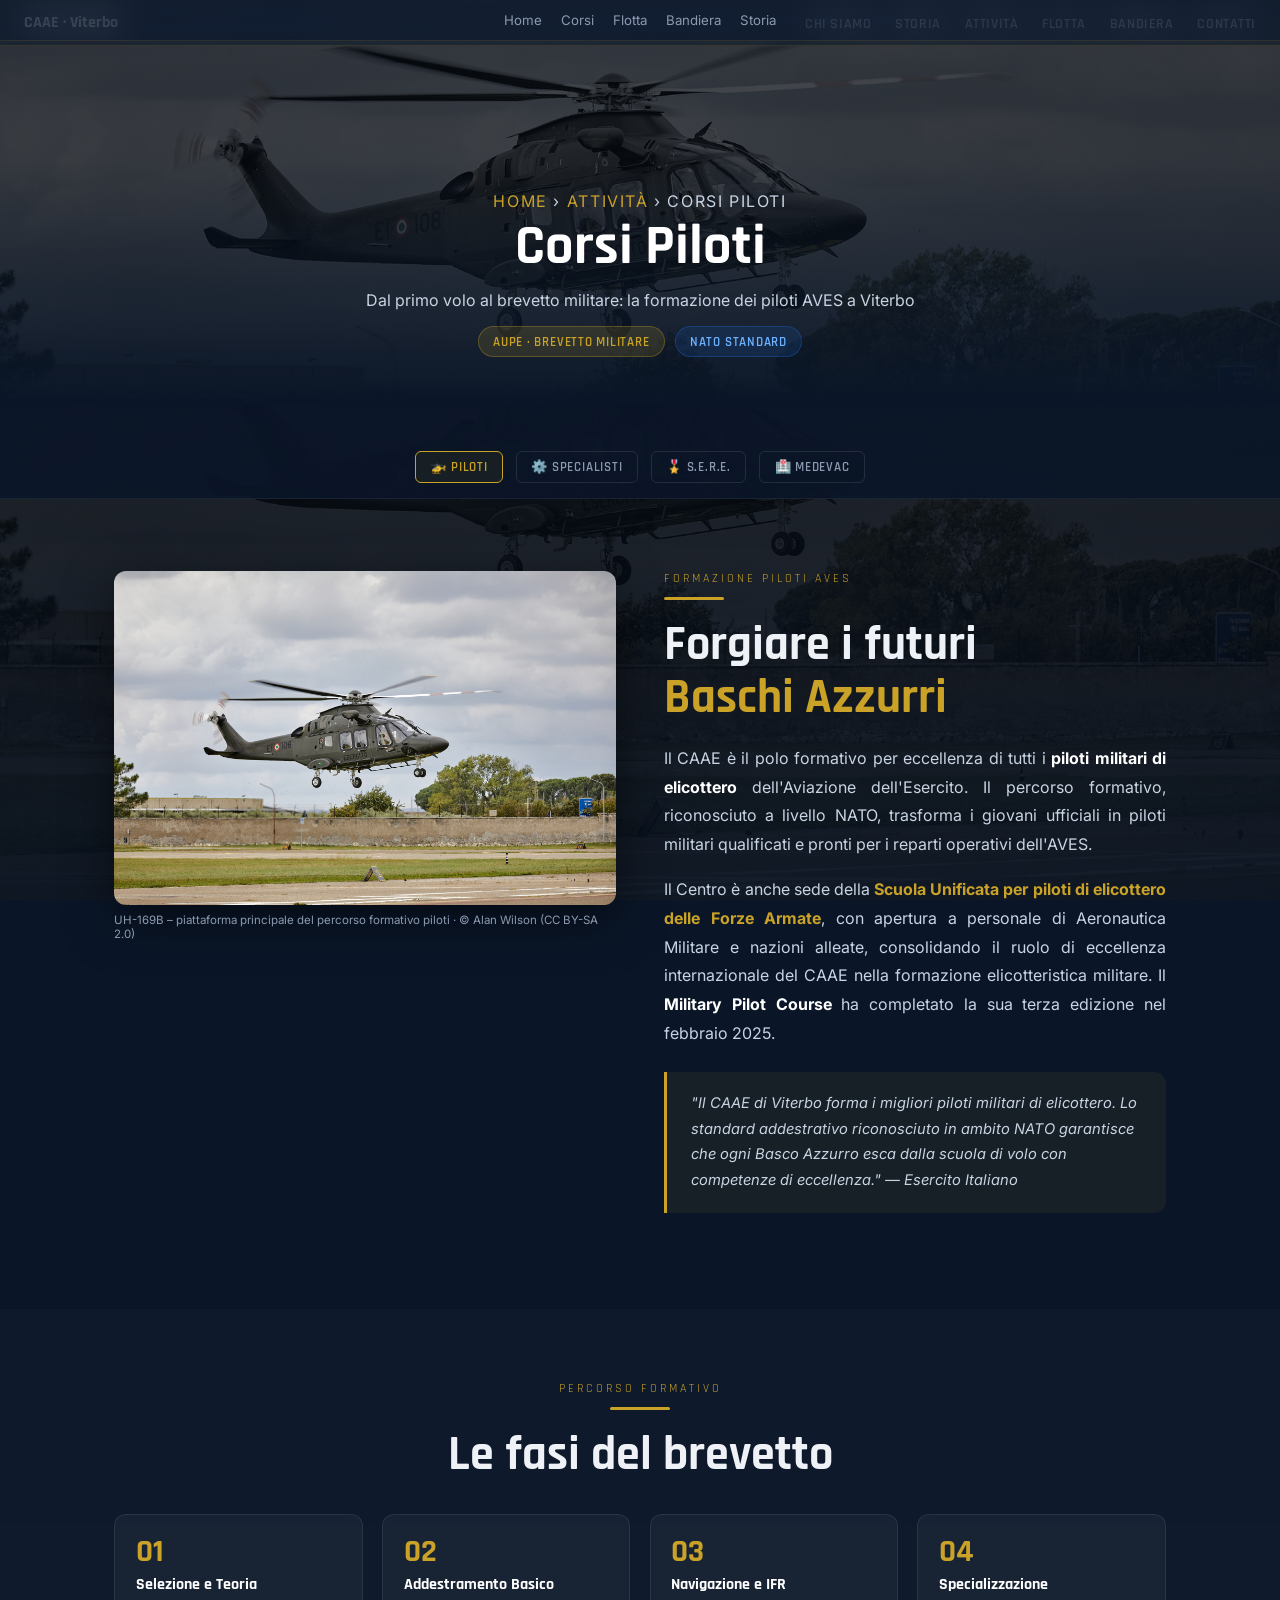
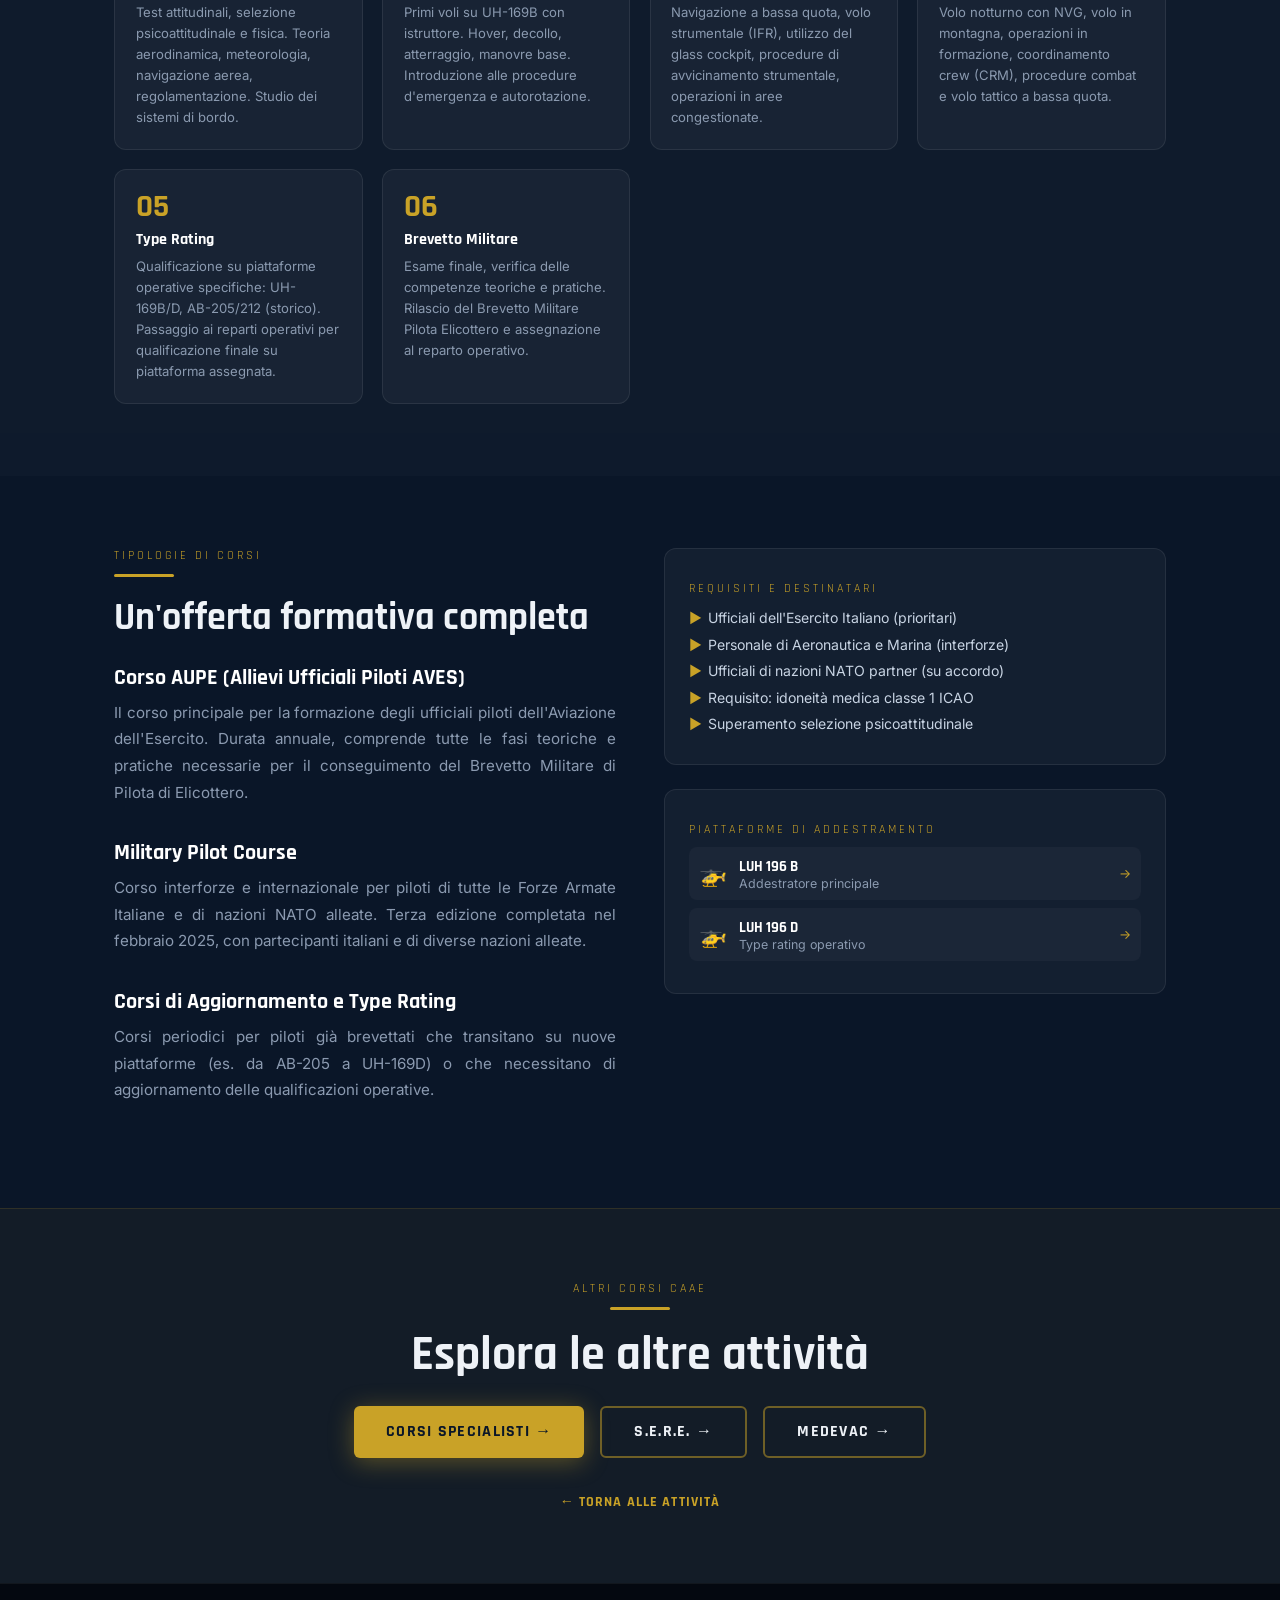
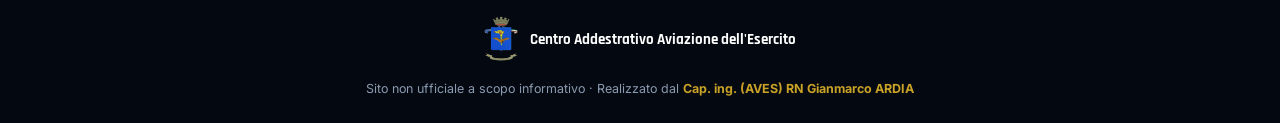
<file: corsi/piloti.html>
<!DOCTYPE html>
<html lang="it">
<head>
  <meta charset="UTF-8">
    <meta http-equiv="Cache-Control" content="no-cache, no-store, must-revalidate">
    <meta http-equiv="Pragma" content="no-cache">
    <meta http-equiv="Expires" content="0">
  <meta name="viewport" content="width=device-width, initial-scale=1.0">
  <meta name="description" content="Corsi Piloti CAAE – Corso Allievi Ufficiali Piloti (AUPE), brevetto militare elicottero, type rating. Formazione completa dei piloti AVES a Viterbo.">
  <title>Corsi Piloti | CAAE Viterbo</title>
  <link rel="icon" href="../favicon.ico" sizes="any">
  <link rel="icon" href="../favicon.png" type="image/png" sizes="32x32">
  <link rel="apple-touch-icon" href="../apple-touch-icon.png" sizes="180x180">
  <link rel="preconnect" href="https://fonts.googleapis.com">
  <link rel="preconnect" href="https://fonts.gstatic.com" crossorigin>
  <link href="https://fonts.googleapis.com/css2?family=Rajdhani:wght@400;500;600;700&family=Inter:wght@300;400;500;600&display=swap" rel="stylesheet">
  <link href="https://unpkg.com/aos@2.3.4/dist/aos.css" rel="stylesheet">
  <link rel="stylesheet" href="../shared.css">
  <style>
    .chip-row { display:flex; flex-wrap:wrap; gap:.6rem; margin-top:1rem; }
    .chip { display:inline-flex; align-items:center; gap:.4rem; padding:.4rem .9rem; border-radius:20px; font-size:.8rem; font-family:'Rajdhani',sans-serif; font-weight:600; letter-spacing:.06em; text-transform:uppercase; }
    .chip-gold { background:rgba(201,162,39,.15); color:var(--gold); border:1px solid rgba(201,162,39,.3); }
    .chip-blue { background:rgba(30,110,220,.15); color:#6eb3ff; border:1px solid rgba(30,110,220,.3); }
    .callout { background:rgba(201,162,39,.07); border-left:3px solid var(--gold); border-radius:0 var(--radius) var(--radius) 0; padding:1.2rem 1.5rem; margin:1.5rem 0; }
    .callout p { font-size:.92rem; color:#c8d4e3; line-height:1.75; font-style:italic; }
    .back-btn { display:inline-flex; align-items:center; gap:.5rem; font-family:'Rajdhani',sans-serif; font-weight:700; font-size:.88rem; letter-spacing:.08em; text-transform:uppercase; color:var(--gold); transition:gap var(--tr); }
    .detail-section { padding: 4.5rem 1.5rem; }
    .detail-section:nth-child(even) { background: rgba(255,255,255,.02); }
    .nav-sub-links { display:flex; flex-wrap:wrap; gap:.8rem; margin-top:2rem; justify-content:center; }
    .nav-sub-links a { font-family:'Rajdhani',sans-serif; font-size:.82rem; font-weight:600; color:var(--gray); letter-spacing:.06em; text-transform:uppercase; padding:.4rem .9rem; border:1px solid rgba(255,255,255,.1); border-radius:6px; transition:var(--tr); }
    .nav-sub-links a:hover, .nav-sub-links a.active { border-color:var(--gold); color:var(--gold); background:rgba(201,162,39,.07); }
    .phase-grid { display:grid; grid-template-columns:repeat(auto-fit,minmax(220px,1fr)); gap:1.2rem; margin-top:1.5rem; }
    .phase-card { background:rgba(255,255,255,.04); border:1px solid rgba(255,255,255,.08); border-radius:var(--radius); padding:1.3rem; transition:var(--tr); }
    .phase-card:hover { border-color:rgba(201,162,39,.3); background:rgba(201,162,39,.04); }
    .phase-num { font-family:'Rajdhani',sans-serif; font-size:2rem; font-weight:700; color:var(--gold); line-height:1; margin-bottom:.4rem; }
    .phase-title { font-family:'Rajdhani',sans-serif; font-size:1rem; font-weight:700; color:#fff; margin-bottom:.4rem; }
    .phase-text { font-size:.82rem; color:#8b9ab0; line-height:1.6; }
  </style>
</head>
<body>

<div id="dynamic-bg">
  <div class="bg-layer active" style="background-image:url('../imgs/luh169b_caae.jpg?v=5')"></div>
</div>
<div class="bg-overlay"></div>

<nav id="navbar">
  <a href="../index.html" class="nav-brand">
    <span>CAAE · Viterbo</span>
  </a>
  <ul class="nav-links">
    <li><a href="../index.html#about">Chi Siamo</a></li>
    <li><a href="../index.html#storia">Storia</a></li>
    <li><a href="../index.html#attivita">Attività</a></li>
    <li><a href="../index.html#flotta">Flotta</a></li>
    <li><a href="../index.html#bandiera">Bandiera</a></li>
    <li><a href="../index.html#contatti">Contatti</a></li>
  </ul>
  <div class="hamburger" id="hamburger" role="button" aria-label="Menu" aria-expanded="false">
    <span></span><span></span><span></span>
  </div>
</nav>

<div class="mobile-menu" id="mobileMenu" role="dialog" aria-label="Menu principale">
  <button class="mobile-close" id="menuClose" aria-label="Chiudi menu">✕</button>
  <a href="../index.html#about" onclick="closeMenu()">Chi Siamo</a>
  <a href="../index.html#storia" onclick="closeMenu()">Storia</a>
  <a href="../index.html#attivita" onclick="closeMenu()">Attività</a>
  <a href="../index.html#flotta" onclick="closeMenu()">Flotta</a>
  <a href="../index.html#bandiera" onclick="closeMenu()">Bandiera</a>
  <a href="../index.html#contatti" onclick="closeMenu()">Contatti</a>
</div>

<!-- HERO -->
<div class="sub-hero">
  <div class="sub-hero-bg" style="background-image:url('../imgs/luh169b_caae.jpg?v=5')"></div>
  <div class="sub-hero-overlay"></div>
  <div class="sub-hero-content">
    <p class="breadcrumb"><a href="../index.html">Home</a> › <a href="../index.html#attivita">Attività</a> › Corsi Piloti</p>
    <h1>Corsi Piloti</h1>
    <p>Dal primo volo al brevetto militare: la formazione dei piloti AVES a Viterbo</p>
    <div class="chip-row" style="justify-content:center; margin-top:1rem;">
      <span class="chip chip-gold">AUPE · Brevetto Militare</span>
      <span class="chip chip-blue">NATO Standard</span>
    </div>
  </div>
</div>

<!-- CORSI NAV -->
<div style="background:rgba(10,22,40,.9); border-bottom:1px solid rgba(255,255,255,.06); padding:.9rem 1.5rem;">
  <div class="container">
    <div class="nav-sub-links">
      <a href="piloti.html" class="active">🚁 Piloti</a>
      <a href="specialisti.html">⚙️ Specialisti</a>
      <a href="sere.html">🎖️ S.E.R.E.</a>
      <a href="medevac.html">🏥 MEDEVAC</a>
    </div>
  </div>
</div>

<!-- OVERVIEW -->
<div class="detail-section">
  <div class="container">
    <div class="content-grid">
      <div class="sticky-img" data-aos="fade-right">
        <img src="../imgs/luh169b_caae.jpg?v=5" alt="UH-169B addestratore piloti" loading="lazy">
        <p style="font-size:.72rem; color:var(--gray); margin-top:.5rem;">UH-169B – piattaforma principale del percorso formativo piloti · © Alan Wilson (CC BY-SA 2.0)</p>
      </div>
      <div data-aos="fade-left">
        <p class="label">Formazione piloti AVES</p>
        <div class="divider" style="margin:.7rem 0 1.2rem;"></div>
        <h2 class="section-heading" style="margin-bottom:1.2rem;">Forgiare i futuri<br><span class="gold">Baschi Azzurri</span></h2>
        <p class="body-text">Il CAAE è il polo formativo per eccellenza di tutti i <strong style="color:#fff">piloti militari di elicottero</strong> dell'Aviazione dell'Esercito. Il percorso formativo, riconosciuto a livello NATO, trasforma i giovani ufficiali in piloti militari qualificati e pronti per i reparti operativi dell'AVES.</p>
        <p class="body-text" style="margin-top:1rem;">Il Centro è anche sede della <strong style="color:var(--gold)">Scuola Unificata per piloti di elicottero delle Forze Armate</strong>, con apertura a personale di Aeronautica Militare e nazioni alleate, consolidando il ruolo di eccellenza internazionale del CAAE nella formazione elicotteristica militare. Il <strong style="color:#fff">Military Pilot Course</strong> ha completato la sua terza edizione nel febbraio 2025.</p>
        <div class="callout">
          <p>"Il CAAE di Viterbo forma i migliori piloti militari di elicottero. Lo standard addestrativo riconosciuto in ambito NATO garantisce che ogni Basco Azzurro esca dalla scuola di volo con competenze di eccellenza." — <em>Esercito Italiano</em></p>
        </div>
      </div>
    </div>
  </div>
</div>

<!-- SYLLABUS -->
<div class="detail-section">
  <div class="container">
    <div data-aos="fade-up" style="text-align:center; margin-bottom:2rem;">
      <p class="label">Percorso formativo</p>
      <div class="divider"></div>
      <h2 class="section-heading">Le fasi del brevetto</h2>
    </div>
    <div class="phase-grid" data-aos="fade-up">
      <div class="phase-card">
        <div class="phase-num">01</div>
        <div class="phase-title">Selezione e Teoria</div>
        <div class="phase-text">Test attitudinali, selezione psicoattitudinale e fisica. Teoria aerodinamica, meteorologia, navigazione aerea, regolamentazione. Studio dei sistemi di bordo.</div>
      </div>
      <div class="phase-card">
        <div class="phase-num">02</div>
        <div class="phase-title">Addestramento Basico</div>
        <div class="phase-text">Primi voli su UH-169B con istruttore. Hover, decollo, atterraggio, manovre base. Introduzione alle procedure d'emergenza e autorotazione.</div>
      </div>
      <div class="phase-card">
        <div class="phase-num">03</div>
        <div class="phase-title">Navigazione e IFR</div>
        <div class="phase-text">Navigazione a bassa quota, volo strumentale (IFR), utilizzo del glass cockpit, procedure di avvicinamento strumentale, operazioni in aree congestionate.</div>
      </div>
      <div class="phase-card">
        <div class="phase-num">04</div>
        <div class="phase-title">Specializzazione</div>
        <div class="phase-text">Volo notturno con NVG, volo in montagna, operazioni in formazione, coordinamento crew (CRM), procedure combat e volo tattico a bassa quota.</div>
      </div>
      <div class="phase-card">
        <div class="phase-num">05</div>
        <div class="phase-title">Type Rating</div>
        <div class="phase-text">Qualificazione su piattaforme operative specifiche: UH-169B/D, AB-205/212 (storico). Passaggio ai reparti operativi per qualificazione finale su piattaforma assegnata.</div>
      </div>
      <div class="phase-card">
        <div class="phase-num">06</div>
        <div class="phase-title">Brevetto Militare</div>
        <div class="phase-text">Esame finale, verifica delle competenze teoriche e pratiche. Rilascio del Brevetto Militare Pilota Elicottero e assegnazione al reparto operativo.</div>
      </div>
    </div>
  </div>
</div>

<!-- DETTAGLI CORSI -->
<div class="detail-section">
  <div class="container">
    <div class="content-grid">
      <div data-aos="fade-right">
        <p class="label">Tipologie di corsi</p>
        <div class="divider" style="margin:.7rem 0 1.2rem;"></div>
        <h2 class="section-heading" style="font-size:clamp(1.5rem,4vw,2.4rem); margin-bottom:1.5rem;">Un'offerta formativa completa</h2>
        <div class="info-block">
          <h3>Corso AUPE (Allievi Ufficiali Piloti AVES)</h3>
          <p>Il corso principale per la formazione degli ufficiali piloti dell'Aviazione dell'Esercito. Durata annuale, comprende tutte le fasi teoriche e pratiche necessarie per il conseguimento del Brevetto Militare di Pilota di Elicottero.</p>
        </div>
        <div class="info-block">
          <h3>Military Pilot Course</h3>
          <p>Corso interforze e internazionale per piloti di tutte le Forze Armate Italiane e di nazioni NATO alleate. Terza edizione completata nel febbraio 2025, con partecipanti italiani e di diverse nazioni alleate.</p>
        </div>
        <div class="info-block">
          <h3>Corsi di Aggiornamento e Type Rating</h3>
          <p>Corsi periodici per piloti già brevettati che transitano su nuove piattaforme (es. da AB-205 a UH-169D) o che necessitano di aggiornamento delle qualificazioni operative.</p>
        </div>
      </div>
      <div data-aos="fade-left">
        <div class="card" style="margin-bottom:1.5rem;">
          <p class="label" style="margin-bottom:.8rem;">Requisiti e destinatari</p>
          <ul style="display:flex; flex-direction:column; gap:.6rem;">
            <li style="font-size:.88rem; color:#c8d4e3; padding-left:1.2rem; position:relative;"><span style="position:absolute;left:0;color:var(--gold);">▶</span> Ufficiali dell'Esercito Italiano (prioritari)</li>
            <li style="font-size:.88rem; color:#c8d4e3; padding-left:1.2rem; position:relative;"><span style="position:absolute;left:0;color:var(--gold);">▶</span> Personale di Aeronautica e Marina (interforze)</li>
            <li style="font-size:.88rem; color:#c8d4e3; padding-left:1.2rem; position:relative;"><span style="position:absolute;left:0;color:var(--gold);">▶</span> Ufficiali di nazioni NATO partner (su accordo)</li>
            <li style="font-size:.88rem; color:#c8d4e3; padding-left:1.2rem; position:relative;"><span style="position:absolute;left:0;color:var(--gold);">▶</span> Requisito: idoneità medica classe 1 ICAO</li>
            <li style="font-size:.88rem; color:#c8d4e3; padding-left:1.2rem; position:relative;"><span style="position:absolute;left:0;color:var(--gold);">▶</span> Superamento selezione psicoattitudinale</li>
          </ul>
        </div>
        <div class="card">
          <p class="label" style="margin-bottom:.6rem;">Piattaforme di addestramento</p>
          <div style="display:flex; flex-direction:column; gap:.5rem;">
            <a href="../flotta/luh196b.html" style="display:flex; align-items:center; gap:.8rem; padding:.6rem; border-radius:8px; background:rgba(255,255,255,.03); transition:var(--tr);" onmouseover="this.style.background='rgba(201,162,39,.06)'" onmouseout="this.style.background='rgba(255,255,255,.03)'">
              <span style="font-size:1.4rem;">🚁</span>
              <div><div style="font-family:'Rajdhani',sans-serif; font-weight:700; color:#fff; font-size:.95rem;">LUH 196 B</div><div style="font-size:.78rem; color:var(--gray);">Addestratore principale</div></div>
              <span style="margin-left:auto; color:var(--gold); font-size:.8rem;">→</span>
            </a>
            <a href="../flotta/luh196d.html" style="display:flex; align-items:center; gap:.8rem; padding:.6rem; border-radius:8px; background:rgba(255,255,255,.03); transition:var(--tr);" onmouseover="this.style.background='rgba(201,162,39,.06)'" onmouseout="this.style.background='rgba(255,255,255,.03)'">
              <span style="font-size:1.4rem;">🚁</span>
              <div><div style="font-family:'Rajdhani',sans-serif; font-weight:700; color:#fff; font-size:.95rem;">LUH 196 D</div><div style="font-size:.78rem; color:var(--gray);">Type rating operativo</div></div>
              <span style="margin-left:auto; color:var(--gold); font-size:.8rem;">→</span>
            </a>
          </div>
        </div>
      </div>
    </div>
  </div>
</div>

<!-- CTA -->
<div class="detail-section" style="background:rgba(201,162,39,.05); border-top:1px solid rgba(201,162,39,.15);">
  <div class="container" style="text-align:center;" data-aos="fade-up">
    <p class="label">Altri corsi CAAE</p>
    <div class="divider"></div>
    <h2 class="section-heading" style="margin-bottom:1.5rem;">Esplora le altre attività</h2>
    <div style="display:flex; flex-wrap:wrap; gap:1rem; justify-content:center;">
      <a href="specialisti.html" class="btn btn-gold">Corsi Specialisti →</a>
      <a href="sere.html" class="btn btn-outline">S.E.R.E. →</a>
      <a href="medevac.html" class="btn btn-outline">MEDEVAC →</a>
    </div>
    <div style="margin-top:2rem;">
      <a href="../index.html#attivita" class="back-btn">← Torna alle attività</a>
    </div>
  </div>
</div>

<footer>
  <div class="footer-logo">
    <img src="../stemma_caae.png" alt="Logo AVES">
    <span>Centro Addestrativo Aviazione dell'Esercito</span>
  </div>
  <nav class="footer-links" aria-label="Link footer">
    <a href="../index.html">Home</a>
    <a href="../index.html#attivita">Corsi</a>
    <a href="../index.html#flotta">Flotta</a>
    <a href="../bandiera.html">Bandiera</a>
    <a href="../storia.html">Storia</a>
  </nav>
  <p class="footer-copy">
    Sito non ufficiale a scopo informativo · Realizzato dal <strong style="color:var(--gold)">Cap. ing. (AVES) RN Gianmarco ARDIA</strong>
  </p>
</footer>

<button id="btt" onclick="window.scrollTo({top:0,behavior:'smooth'})" aria-label="Torna su">↑</button>

<script src="https://unpkg.com/aos@2.3.4/dist/aos.js"></script>
<script>
  AOS.init({ once:true, duration:750, easing:'ease-out-cubic', offset:50 });
  const nav = document.getElementById('navbar');
  const btt = document.getElementById('btt');
  window.addEventListener('scroll', () => {
    nav.classList.toggle('scrolled', window.scrollY > 60);
    btt.classList.toggle('show', window.scrollY > 400);
  }, { passive:true });
  const hamburger = document.getElementById('hamburger');
  const mobileMenu = document.getElementById('mobileMenu');
  const menuClose  = document.getElementById('menuClose');
  function openMenu() { hamburger.classList.add('open'); hamburger.setAttribute('aria-expanded','true'); mobileMenu.classList.add('open'); document.body.style.overflow='hidden'; }
  function closeMenu() { hamburger.classList.remove('open'); hamburger.setAttribute('aria-expanded','false'); mobileMenu.classList.remove('open'); document.body.style.overflow=''; }
  hamburger.addEventListener('click', () => mobileMenu.classList.contains('open') ? closeMenu() : openMenu());
  menuClose.addEventListener('click', closeMenu);
  mobileMenu.addEventListener('click', e => { if(e.target === mobileMenu) closeMenu(); });
</script>
</body>
</html>
</file>
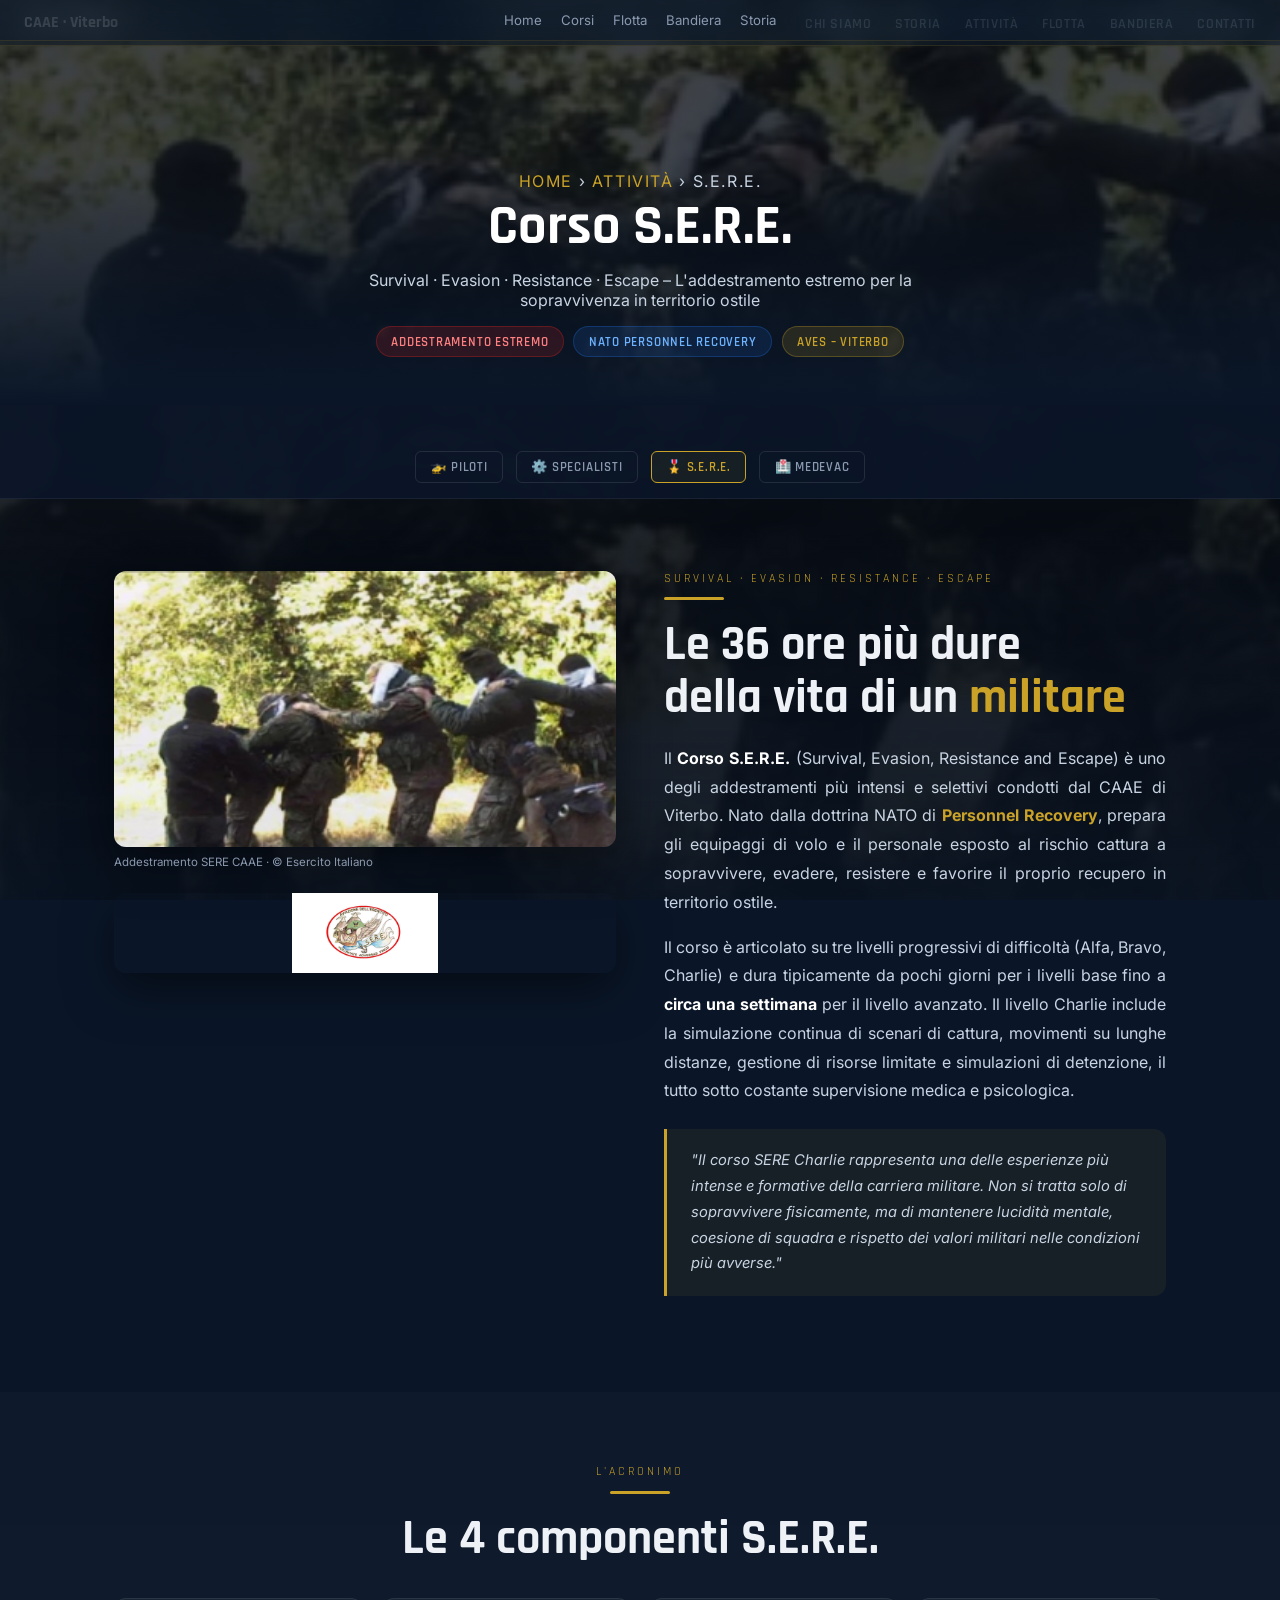
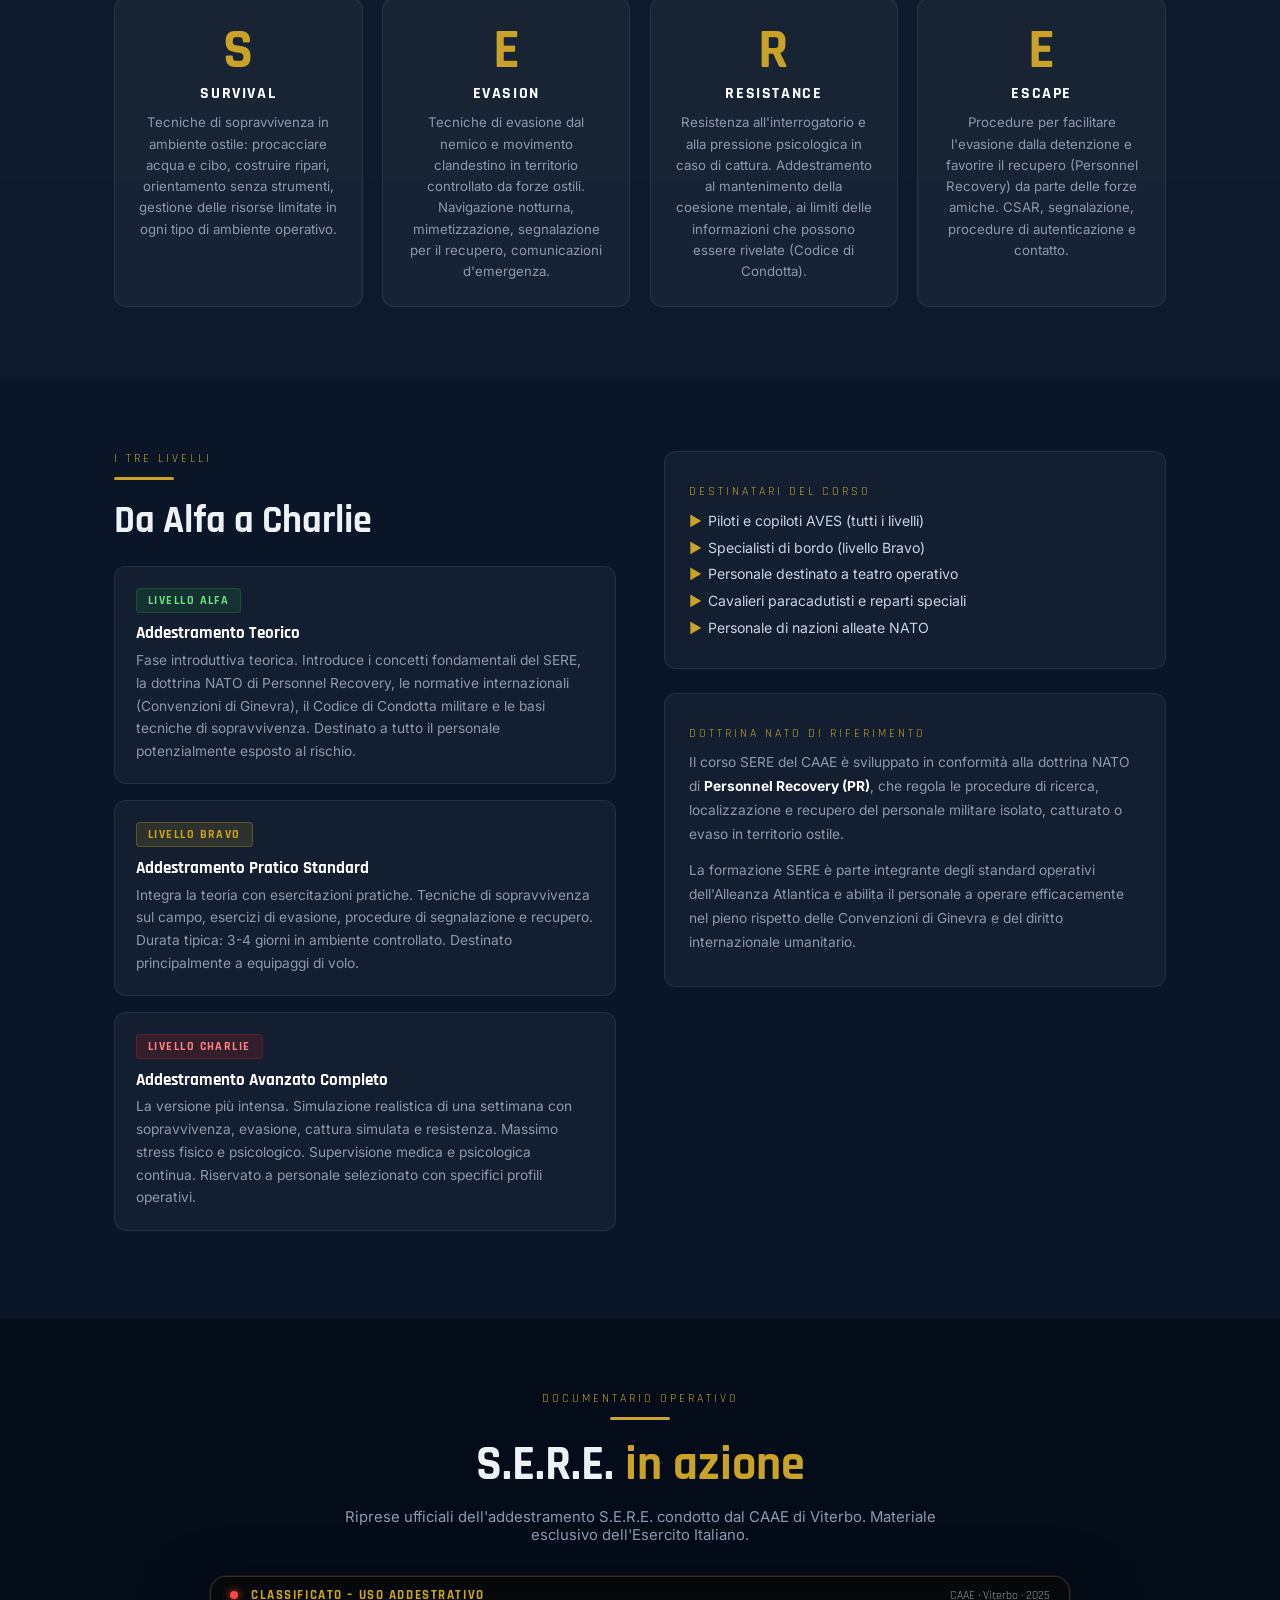
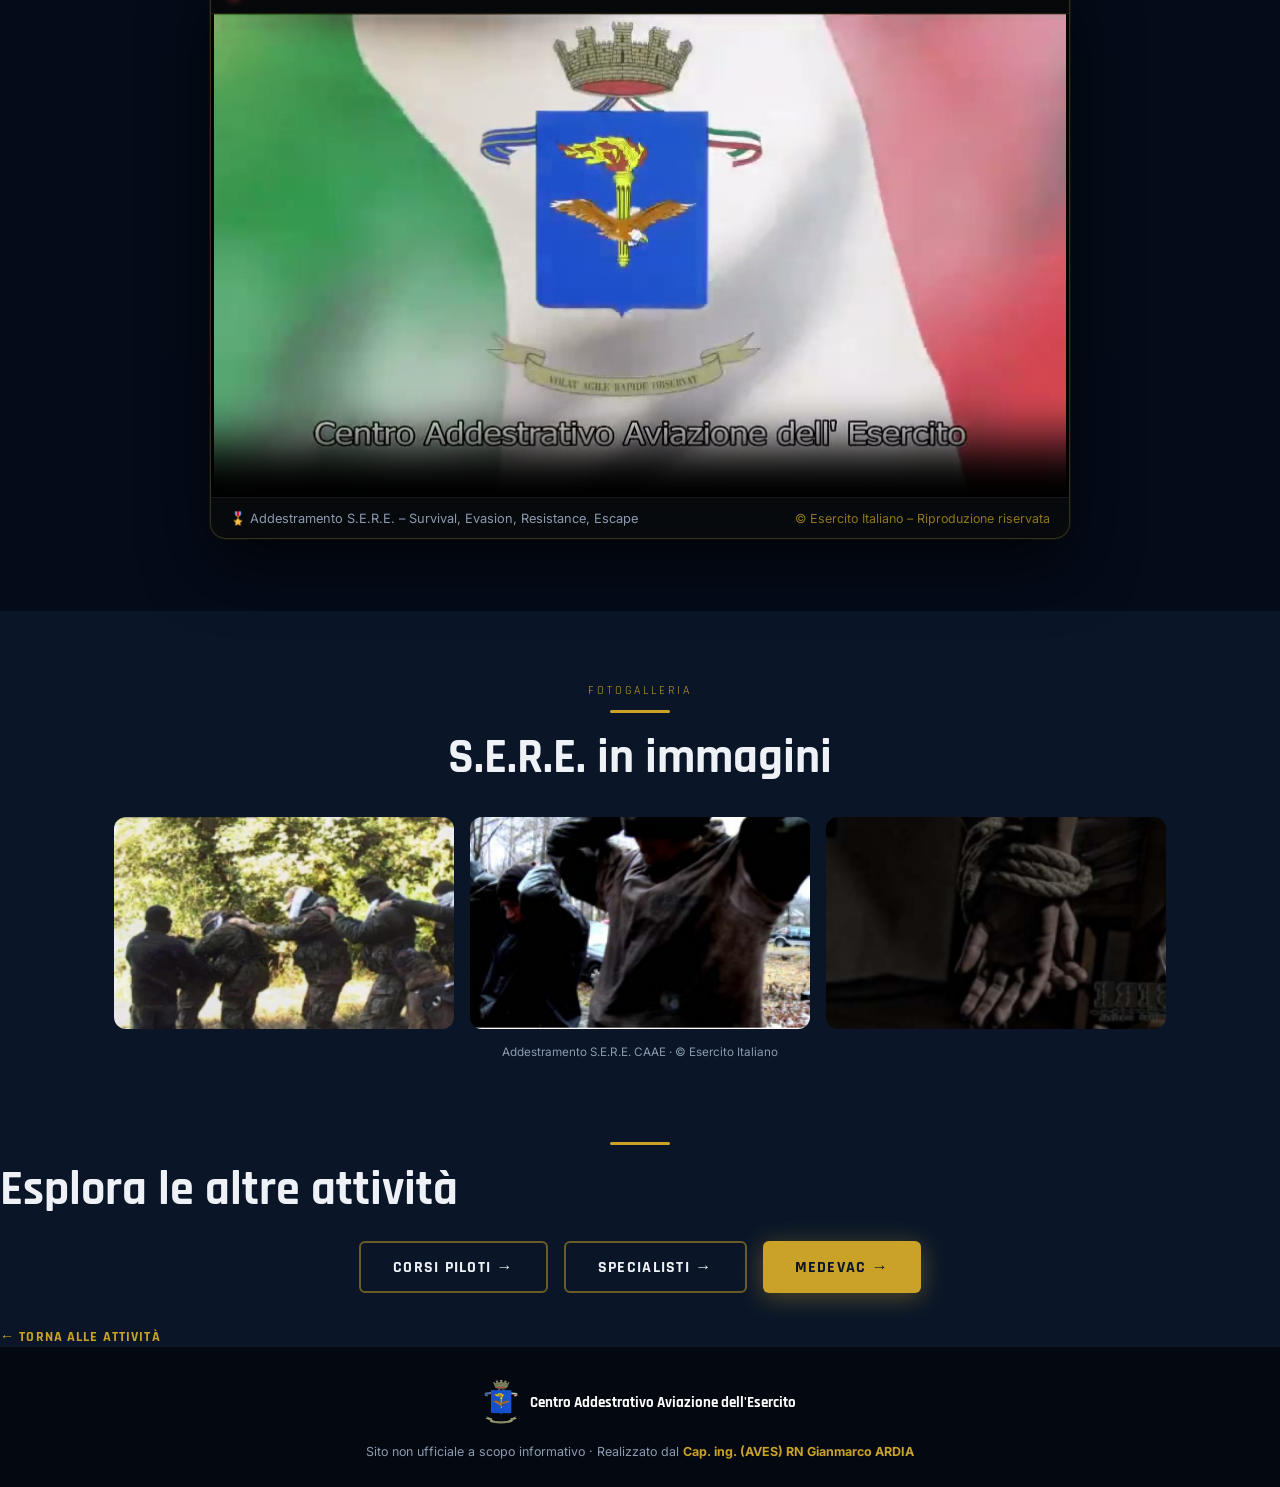
<file: corsi/sere.html>
<!DOCTYPE html>
<html lang="it">
<head>
  <meta charset="UTF-8">
    <meta http-equiv="Cache-Control" content="no-cache, no-store, must-revalidate">
    <meta http-equiv="Pragma" content="no-cache">
    <meta http-equiv="Expires" content="0">
  <meta name="viewport" content="width=device-width, initial-scale=1.0">
  <meta name="description" content="Corso S.E.R.E. al CAAE – Survival, Evasion, Resistance and Escape. L'addestramento alla sopravvivenza degli equipaggi in territorio ostile.">
  <title>Corso S.E.R.E. | CAAE Viterbo</title>
  <link rel="icon" href="../favicon.ico" sizes="any">
  <link rel="icon" href="../favicon.png" type="image/png" sizes="32x32">
  <link rel="apple-touch-icon" href="../apple-touch-icon.png" sizes="180x180">
  <link rel="preconnect" href="https://fonts.googleapis.com">
  <link rel="preconnect" href="https://fonts.gstatic.com" crossorigin>
  <link href="https://fonts.googleapis.com/css2?family=Rajdhani:wght@400;500;600;700&family=Inter:wght@300;400;500;600&display=swap" rel="stylesheet">
  <link href="https://unpkg.com/aos@2.3.4/dist/aos.css" rel="stylesheet">
  <link rel="stylesheet" href="../shared.css">
  <style>
    .chip-row { display:flex; flex-wrap:wrap; gap:.6rem; margin-top:1rem; }
    .chip { display:inline-flex; align-items:center; gap:.4rem; padding:.4rem .9rem; border-radius:20px; font-size:.8rem; font-family:'Rajdhani',sans-serif; font-weight:600; letter-spacing:.06em; text-transform:uppercase; }
    .chip-gold { background:rgba(201,162,39,.15); color:var(--gold); border:1px solid rgba(201,162,39,.3); }
    .chip-red { background:rgba(180,30,30,.2); color:#ff8080; border:1px solid rgba(180,30,30,.4); }
    .chip-blue { background:rgba(30,110,220,.15); color:#6eb3ff; border:1px solid rgba(30,110,220,.3); }
    .callout { background:rgba(201,162,39,.07); border-left:3px solid var(--gold); border-radius:0 var(--radius) var(--radius) 0; padding:1.2rem 1.5rem; margin:1.5rem 0; }
    .callout p { font-size:.92rem; color:#c8d4e3; line-height:1.75; font-style:italic; }
    .back-btn { display:inline-flex; align-items:center; gap:.5rem; font-family:'Rajdhani',sans-serif; font-weight:700; font-size:.88rem; letter-spacing:.08em; text-transform:uppercase; color:var(--gold); }
    .detail-section { padding: 4.5rem 1.5rem; }
    .detail-section:nth-child(even) { background: rgba(255,255,255,.02); }
    .nav-sub-links { display:flex; flex-wrap:wrap; gap:.8rem; margin-top:2rem; justify-content:center; }
    .nav-sub-links a { font-family:'Rajdhani',sans-serif; font-size:.82rem; font-weight:600; color:var(--gray); letter-spacing:.06em; text-transform:uppercase; padding:.4rem .9rem; border:1px solid rgba(255,255,255,.1); border-radius:6px; transition:var(--tr); }
    .nav-sub-links a:hover, .nav-sub-links a.active { border-color:var(--gold); color:var(--gold); background:rgba(201,162,39,.07); }
    .sere-phases { display:grid; grid-template-columns:repeat(auto-fit,minmax(200px,1fr)); gap:1.2rem; margin-top:1.5rem; }
    .sere-phase { background:rgba(255,255,255,.04); border:1px solid rgba(255,255,255,.08); border-radius:var(--radius); padding:1.5rem; text-align:center; transition:var(--tr); }
    .sere-phase:hover { border-color:rgba(201,162,39,.3); background:rgba(201,162,39,.04); transform:translateY(-4px); }
    .sere-letter { font-family:'Rajdhani',sans-serif; font-size:3.5rem; font-weight:700; color:var(--gold); line-height:1; margin-bottom:.3rem; }
    .sere-word { font-family:'Rajdhani',sans-serif; font-size:1rem; font-weight:700; color:#fff; text-transform:uppercase; letter-spacing:.1em; margin-bottom:.5rem; }
    .sere-desc { font-size:.83rem; color:#8b9ab0; line-height:1.6; }
    .level-card { background:rgba(255,255,255,.04); border:1px solid rgba(255,255,255,.08); border-radius:var(--radius); padding:1.3rem; margin-bottom:1rem; transition:var(--tr); }
    .level-card:hover { border-color:rgba(201,162,39,.25); }
    .level-badge { display:inline-block; font-family:'Rajdhani',sans-serif; font-size:.75rem; font-weight:700; letter-spacing:.12em; text-transform:uppercase; padding:.25rem .7rem; border-radius:4px; margin-bottom:.6rem; }
    .lvl-alfa { background:rgba(30,160,60,.15); color:#6fdf80; border:1px solid rgba(30,160,60,.3); }
    .lvl-bravo { background:rgba(201,162,39,.15); color:var(--gold); border:1px solid rgba(201,162,39,.3); }
    .lvl-charlie { background:rgba(180,30,30,.2); color:#ff8080; border:1px solid rgba(180,30,30,.4); }
    .level-title { font-family:'Rajdhani',sans-serif; font-size:1.05rem; font-weight:700; color:#fff; margin-bottom:.3rem; }
    .level-text { font-size:.86rem; color:#8b9ab0; line-height:1.65; }
  </style>
</head>
<body>

<div id="dynamic-bg">
  <div class="bg-layer active" style="background-image:url('../imgs/sere1.png')"></div>
</div>
<div class="bg-overlay"></div>

<nav id="navbar">
  <a href="../index.html" class="nav-brand">
    <span>CAAE · Viterbo</span>
  </a>
  <ul class="nav-links">
    <li><a href="../index.html#about">Chi Siamo</a></li>
    <li><a href="../index.html#storia">Storia</a></li>
    <li><a href="../index.html#attivita">Attività</a></li>
    <li><a href="../index.html#flotta">Flotta</a></li>
    <li><a href="../index.html#bandiera">Bandiera</a></li>
    <li><a href="../index.html#contatti">Contatti</a></li>
  </ul>
  <div class="hamburger" id="hamburger" role="button" aria-label="Menu" aria-expanded="false">
    <span></span><span></span><span></span>
  </div>
</nav>

<div class="mobile-menu" id="mobileMenu" role="dialog" aria-label="Menu principale">
  <button class="mobile-close" id="menuClose" aria-label="Chiudi menu">✕</button>
  <a href="../index.html#about" onclick="closeMenu()">Chi Siamo</a>
  <a href="../index.html#storia" onclick="closeMenu()">Storia</a>
  <a href="../index.html#attivita" onclick="closeMenu()">Attività</a>
  <a href="../index.html#flotta" onclick="closeMenu()">Flotta</a>
  <a href="../index.html#bandiera" onclick="closeMenu()">Bandiera</a>
  <a href="../index.html#contatti" onclick="closeMenu()">Contatti</a>
</div>

<!-- HERO -->
<div class="sub-hero">
  <div class="sub-hero-bg" style="background-image:url('../imgs/sere1.png')"></div>
  <div class="sub-hero-overlay"></div>
  <div class="sub-hero-content">
    <p class="breadcrumb"><a href="../index.html">Home</a> › <a href="../index.html#attivita">Attività</a> › S.E.R.E.</p>
    <h1>Corso S.E.R.E.</h1>
    <p>Survival · Evasion · Resistance · Escape – L'addestramento estremo per la sopravvivenza in territorio ostile</p>
    <div class="chip-row" style="justify-content:center; margin-top:1rem;">
      <span class="chip chip-red">Addestramento estremo</span>
      <span class="chip chip-blue">NATO Personnel Recovery</span>
      <span class="chip chip-gold">AVES – Viterbo</span>
    </div>
  </div>
</div>

<!-- CORSI NAV -->
<div style="background:rgba(10,22,40,.9); border-bottom:1px solid rgba(255,255,255,.06); padding:.9rem 1.5rem;">
  <div class="container">
    <div class="nav-sub-links">
      <a href="piloti.html">🚁 Piloti</a>
      <a href="specialisti.html">⚙️ Specialisti</a>
      <a href="sere.html" class="active">🎖️ S.E.R.E.</a>
      <a href="medevac.html">🏥 MEDEVAC</a>
    </div>
  </div>
</div>

<!-- OVERVIEW -->
<div class="detail-section">
  <div class="container">
    <div class="content-grid">
      <div class="sticky-img" data-aos="fade-right">
        <img src="../imgs/sere1.png" alt="Corso SERE CAAE Viterbo" loading="lazy" style="border-radius:var(--radius);">
        <p style="font-size:.72rem; color:var(--gray); margin-top:.5rem;">Addestramento SERE CAAE · © Esercito Italiano</p>
        <div style="display:flex; gap:1rem; flex-wrap:wrap; margin-top:1.5rem; align-items:center; justify-content:center;">
          <img src="../imgs/stemma_sere.png?v=5" alt="Stemma SERE" style="height:80px; object-fit:contain;">
        </div>
      </div>
      <div data-aos="fade-left">
        <p class="label">Survival · Evasion · Resistance · Escape</p>
        <div class="divider" style="margin:.7rem 0 1.2rem;"></div>
        <h2 class="section-heading" style="margin-bottom:1.2rem;">Le 36 ore più dure<br>della vita di un <span class="gold">militare</span></h2>
        <p class="body-text">Il <strong style="color:#fff">Corso S.E.R.E.</strong> (Survival, Evasion, Resistance and Escape) è uno degli addestramenti più intensi e selettivi condotti dal CAAE di Viterbo. Nato dalla dottrina NATO di <strong style="color:var(--gold)">Personnel Recovery</strong>, prepara gli equipaggi di volo e il personale esposto al rischio cattura a sopravvivere, evadere, resistere e favorire il proprio recupero in territorio ostile.</p>
        <p class="body-text" style="margin-top:1rem;">Il corso è articolato su tre livelli progressivi di difficoltà (Alfa, Bravo, Charlie) e dura tipicamente da pochi giorni per i livelli base fino a <strong style="color:#fff">circa una settimana</strong> per il livello avanzato. Il livello Charlie include la simulazione continua di scenari di cattura, movimenti su lunghe distanze, gestione di risorse limitate e simulazioni di detenzione, il tutto sotto costante supervisione medica e psicologica.</p>
        <div class="callout">
          <p>"Il corso SERE Charlie rappresenta una delle esperienze più intense e formative della carriera militare. Non si tratta solo di sopravvivere fisicamente, ma di mantenere lucidità mentale, coesione di squadra e rispetto dei valori militari nelle condizioni più avverse."</p>
        </div>
      </div>
    </div>
  </div>
</div>

<!-- 4 FASI SERE -->
<div class="detail-section">
  <div class="container">
    <div data-aos="fade-up" style="text-align:center; margin-bottom:2rem;">
      <p class="label">L'acronimo</p>
      <div class="divider"></div>
      <h2 class="section-heading">Le 4 componenti S.E.R.E.</h2>
    </div>
    <div class="sere-phases" data-aos="fade-up">
      <div class="sere-phase">
        <div class="sere-letter">S</div>
        <div class="sere-word">Survival</div>
        <div class="sere-desc">Tecniche di sopravvivenza in ambiente ostile: procacciare acqua e cibo, costruire ripari, orientamento senza strumenti, gestione delle risorse limitate in ogni tipo di ambiente operativo.</div>
      </div>
      <div class="sere-phase">
        <div class="sere-letter">E</div>
        <div class="sere-word">Evasion</div>
        <div class="sere-desc">Tecniche di evasione dal nemico e movimento clandestino in territorio controllato da forze ostili. Navigazione notturna, mimetizzazione, segnalazione per il recupero, comunicazioni d'emergenza.</div>
      </div>
      <div class="sere-phase">
        <div class="sere-letter">R</div>
        <div class="sere-word">Resistance</div>
        <div class="sere-desc">Resistenza all'interrogatorio e alla pressione psicologica in caso di cattura. Addestramento al mantenimento della coesione mentale, ai limiti delle informazioni che possono essere rivelate (Codice di Condotta).</div>
      </div>
      <div class="sere-phase">
        <div class="sere-letter">E</div>
        <div class="sere-word">Escape</div>
        <div class="sere-desc">Procedure per facilitare l'evasione dalla detenzione e favorire il recupero (Personnel Recovery) da parte delle forze amiche. CSAR, segnalazione, procedure di autenticazione e contatto.</div>
      </div>
    </div>
  </div>
</div>

<!-- LIVELLI -->
<div class="detail-section">
  <div class="container">
    <div class="content-grid">
      <div data-aos="fade-right">
        <p class="label">I tre livelli</p>
        <div class="divider" style="margin:.7rem 0 1.2rem;"></div>
        <h2 class="section-heading" style="font-size:clamp(1.5rem,4vw,2.4rem); margin-bottom:1.5rem;">Da Alfa a Charlie</h2>
        <div class="level-card">
          <span class="level-badge lvl-alfa">Livello Alfa</span>
          <div class="level-title">Addestramento Teorico</div>
          <div class="level-text">Fase introduttiva teorica. Introduce i concetti fondamentali del SERE, la dottrina NATO di Personnel Recovery, le normative internazionali (Convenzioni di Ginevra), il Codice di Condotta militare e le basi tecniche di sopravvivenza. Destinato a tutto il personale potenzialmente esposto al rischio.</div>
        </div>
        <div class="level-card">
          <span class="level-badge lvl-bravo">Livello Bravo</span>
          <div class="level-title">Addestramento Pratico Standard</div>
          <div class="level-text">Integra la teoria con esercitazioni pratiche. Tecniche di sopravvivenza sul campo, esercizi di evasione, procedure di segnalazione e recupero. Durata tipica: 3-4 giorni in ambiente controllato. Destinato principalmente a equipaggi di volo.</div>
        </div>
        <div class="level-card">
          <span class="level-badge lvl-charlie">Livello Charlie</span>
          <div class="level-title">Addestramento Avanzato Completo</div>
          <div class="level-text">La versione più intensa. Simulazione realistica di una settimana con sopravvivenza, evasione, cattura simulata e resistenza. Massimo stress fisico e psicologico. Supervisione medica e psicologica continua. Riservato a personale selezionato con specifici profili operativi.</div>
        </div>
      </div>
      <div data-aos="fade-left">
        <div class="card" style="margin-bottom:1.5rem;">
          <p class="label" style="margin-bottom:.8rem;">Destinatari del corso</p>
          <ul style="display:flex; flex-direction:column; gap:.6rem;">
            <li style="font-size:.88rem; color:#c8d4e3; padding-left:1.2rem; position:relative;"><span style="position:absolute;left:0;color:var(--gold);">▶</span> Piloti e copiloti AVES (tutti i livelli)</li>
            <li style="font-size:.88rem; color:#c8d4e3; padding-left:1.2rem; position:relative;"><span style="position:absolute;left:0;color:var(--gold);">▶</span> Specialisti di bordo (livello Bravo)</li>
            <li style="font-size:.88rem; color:#c8d4e3; padding-left:1.2rem; position:relative;"><span style="position:absolute;left:0;color:var(--gold);">▶</span> Personale destinato a teatro operativo</li>
            <li style="font-size:.88rem; color:#c8d4e3; padding-left:1.2rem; position:relative;"><span style="position:absolute;left:0;color:var(--gold);">▶</span> Cavalieri paracadutisti e reparti speciali</li>
            <li style="font-size:.88rem; color:#c8d4e3; padding-left:1.2rem; position:relative;"><span style="position:absolute;left:0;color:var(--gold);">▶</span> Personale di nazioni alleate NATO</li>
          </ul>
        </div>
        <div class="card">
          <p class="label" style="margin-bottom:.6rem;">Dottrina NATO di riferimento</p>
          <p style="font-size:.86rem; color:#8b9ab0; line-height:1.75;">Il corso SERE del CAAE è sviluppato in conformità alla dottrina NATO di <strong style="color:#fff">Personnel Recovery (PR)</strong>, che regola le procedure di ricerca, localizzazione e recupero del personale militare isolato, catturato o evaso in territorio ostile.</p>
          <p style="font-size:.86rem; color:#8b9ab0; line-height:1.75; margin-top:.7rem;">La formazione SERE è parte integrante degli standard operativi dell'Alleanza Atlantica e abilita il personale a operare efficacemente nel pieno rispetto delle Convenzioni di Ginevra e del diritto internazionale umanitario.</p>
        </div>
      </div>
    </div>
  </div>
</div>

<!-- VIDEO SERE -->
<div class="detail-section" style="background:rgba(5,12,25,.97);">
  <div class="container">
    <div data-aos="fade-up" style="text-align:center; margin-bottom:2rem;">
      <p class="label">Documentario operativo</p>
      <div class="divider"></div>
      <h2 class="section-heading">S.E.R.E. <span class="gold">in azione</span></h2>
      <p style="color:#8b9ab0; font-size:.93rem; max-width:600px; margin:1rem auto 0;">Riprese ufficiali dell'addestramento S.E.R.E. condotto dal CAAE di Viterbo. Materiale esclusivo dell'Esercito Italiano.</p>
    </div>
    <div data-aos="zoom-in" style="max-width:860px; margin:0 auto; position:relative;">
      <div style="
        background:rgba(201,162,39,.06);
        border:1px solid rgba(201,162,39,.2);
        border-radius:16px;
        overflow:hidden;
        box-shadow:0 24px 64px rgba(0,0,0,.7), 0 0 0 1px rgba(201,162,39,.1);
      ">
        <!-- Label top -->
        <div style="
          background:rgba(0,0,0,.6);
          backdrop-filter:blur(8px);
          padding:.6rem 1.2rem;
          display:flex;
          align-items:center;
          gap:.8rem;
          border-bottom:1px solid rgba(201,162,39,.15);
        ">
          <span style="display:inline-block;width:8px;height:8px;border-radius:50%;background:#ff4444;box-shadow:0 0 8px #ff4444;"></span>
          <span style="font-family:'Rajdhani',sans-serif;font-size:.82rem;font-weight:700;letter-spacing:.12em;text-transform:uppercase;color:var(--gold);">CLASSIFICATO – USO ADDESTRATIVO</span>
          <span style="font-family:'Rajdhani',sans-serif;font-size:.78rem;color:#8b9ab0;margin-left:auto;">CAAE · Viterbo · 2025</span>
        </div>
        <!-- Video player -->
        <video
          controls
          preload="metadata"
          poster="../imgs/sere_video_poster.jpg?v=5"
          style="width:100%;display:block;aspect-ratio:16/9;background:#000;"
          playsinline
        >
          <source src="../videos/sere_training.mp4" type="video/mp4">
          Il tuo browser non supporta la riproduzione video HTML5.
        </video>
        <!-- Caption -->
        <div style="
          background:rgba(0,0,0,.5);
          backdrop-filter:blur(6px);
          padding:.8rem 1.2rem;
          display:flex;
          align-items:center;
          justify-content:space-between;
          flex-wrap:wrap;
          gap:.5rem;
          border-top:1px solid rgba(255,255,255,.06);
        ">
          <span style="font-size:.8rem;color:#8b9ab0;">🎖️ Addestramento S.E.R.E. – Survival, Evasion, Resistance, Escape</span>
          <span style="font-size:.78rem;color:rgba(201,162,39,.7);">© Esercito Italiano – Riproduzione riservata</span>
        </div>
      </div>
    </div>
  </div>
</div>

<!-- GALLERY SERE -->
<div class="detail-section">
  <div class="container">
    <div data-aos="fade-up" style="text-align:center; margin-bottom:2rem;">
      <p class="label">Fotogalleria</p>
      <div class="divider"></div>
      <h2 class="section-heading">S.E.R.E. in immagini</h2>
    </div>
    <div class="photo-grid" data-aos="fade-up">
      <div class="photo-item">
        <img src="../imgs/sere1.png" alt="SERE survival addestramento" loading="lazy">
      </div>
      <div class="photo-item">
        <img src="../imgs/sere2.png" alt="SERE evasion training CAAE" loading="lazy">
      </div>
      <div class="photo-item">
        <img src="../imgs/sere3.png" alt="SERE recovery procedure" loading="lazy">
      </div>
    </div>
    <p style="font-size:.73rem; color:var(--gray); text-align:center; margin-top:1rem;">Addestramento S.E.R.E. CAAE · © Esercito Italiano</p>
  </div>
</div>

<!-- CTA -->
    <div class="divider"></div>
    <h2 class="section-heading" style="margin-bottom:1.5rem;">Esplora le altre attività</h2>
    <div style="display:flex; flex-wrap:wrap; gap:1rem; justify-content:center;">
      <a href="piloti.html" class="btn btn-outline">Corsi Piloti →</a>
      <a href="specialisti.html" class="btn btn-outline">Specialisti →</a>
      <a href="medevac.html" class="btn btn-gold">MEDEVAC →</a>
    </div>
    <div style="margin-top:2rem;">
      <a href="../index.html#attivita" class="back-btn">← Torna alle attività</a>
    </div>
  </div>
</div>

<footer>
  <div class="footer-logo">
    <img src="../stemma_caae.png" alt="Logo AVES">
    <span>Centro Addestrativo Aviazione dell'Esercito</span>
  </div>
  <nav class="footer-links" aria-label="Link footer">
    <a href="../index.html">Home</a>
    <a href="../index.html#attivita">Corsi</a>
    <a href="../index.html#flotta">Flotta</a>
    <a href="../bandiera.html">Bandiera</a>
    <a href="../storia.html">Storia</a>
  </nav>
  <p class="footer-copy">
    Sito non ufficiale a scopo informativo · Realizzato dal <strong style="color:var(--gold)">Cap. ing. (AVES) RN Gianmarco ARDIA</strong>
  </p>
</footer>

<button id="btt" onclick="window.scrollTo({top:0,behavior:'smooth'})" aria-label="Torna su">↑</button>

<script src="https://unpkg.com/aos@2.3.4/dist/aos.js"></script>
<script>
  AOS.init({ once:true, duration:750, easing:'ease-out-cubic', offset:50 });
  const nav = document.getElementById('navbar');
  const btt = document.getElementById('btt');
  window.addEventListener('scroll', () => {
    nav.classList.toggle('scrolled', window.scrollY > 60);
    btt.classList.toggle('show', window.scrollY > 400);
  }, { passive:true });
  const hamburger = document.getElementById('hamburger');
  const mobileMenu = document.getElementById('mobileMenu');
  const menuClose  = document.getElementById('menuClose');
  function openMenu() { hamburger.classList.add('open'); hamburger.setAttribute('aria-expanded','true'); mobileMenu.classList.add('open'); document.body.style.overflow='hidden'; }
  function closeMenu() { hamburger.classList.remove('open'); hamburger.setAttribute('aria-expanded','false'); mobileMenu.classList.remove('open'); document.body.style.overflow=''; }
  hamburger.addEventListener('click', () => mobileMenu.classList.contains('open') ? closeMenu() : openMenu());
  menuClose.addEventListener('click', closeMenu);
  mobileMenu.addEventListener('click', e => { if(e.target === mobileMenu) closeMenu(); });
</script>
</body>
</html>
</file>
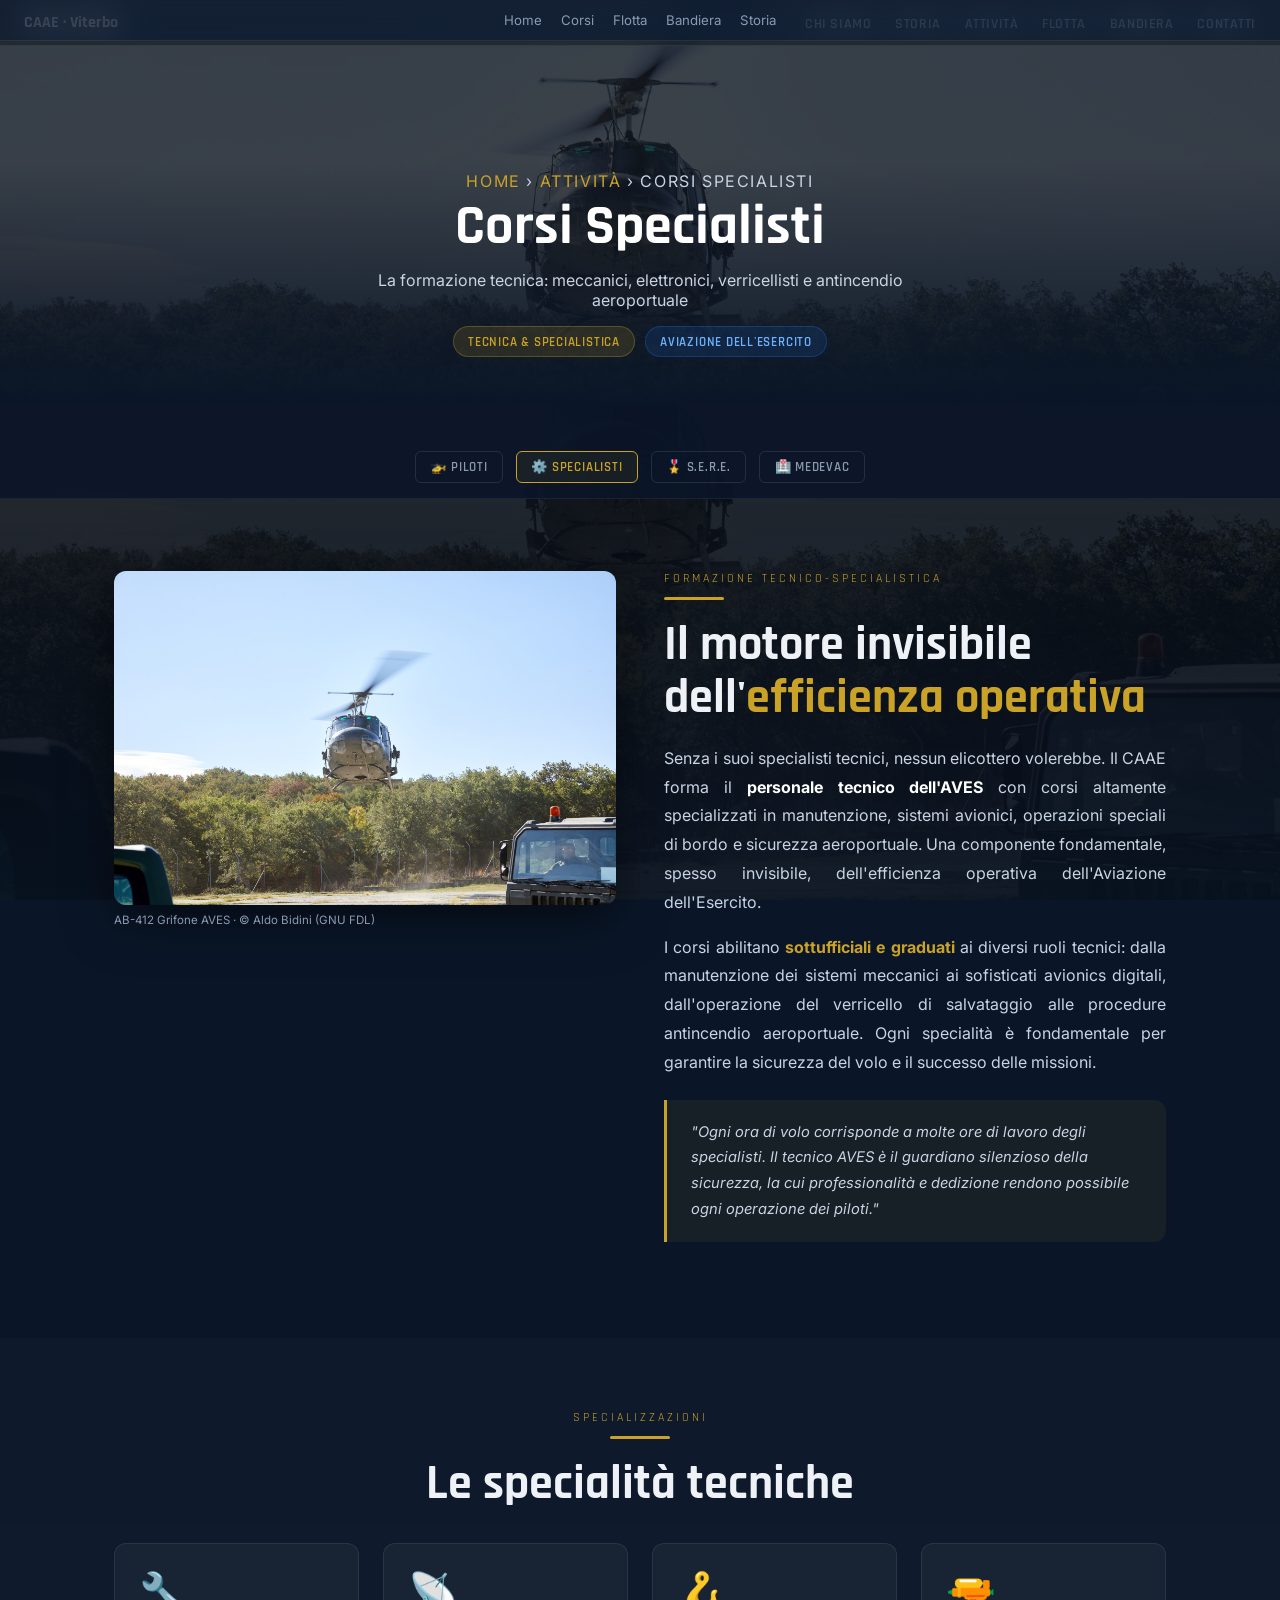
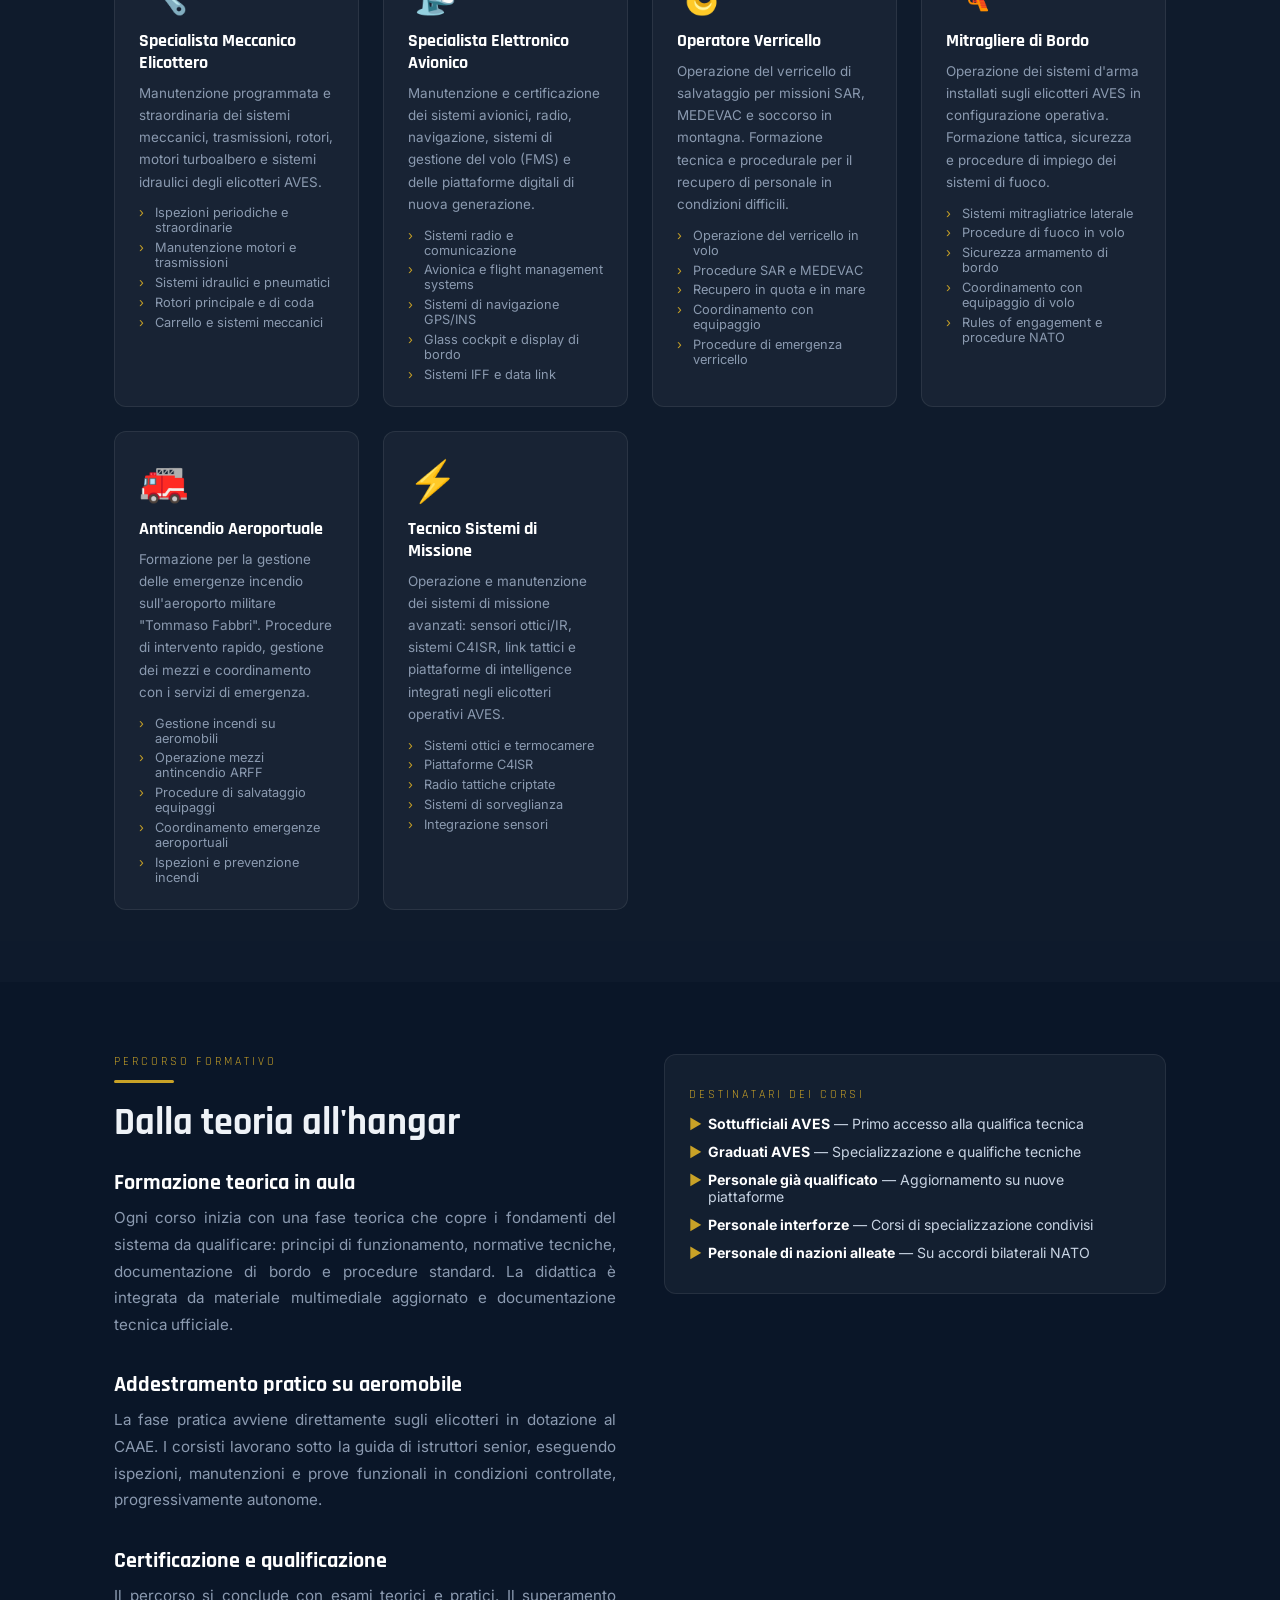
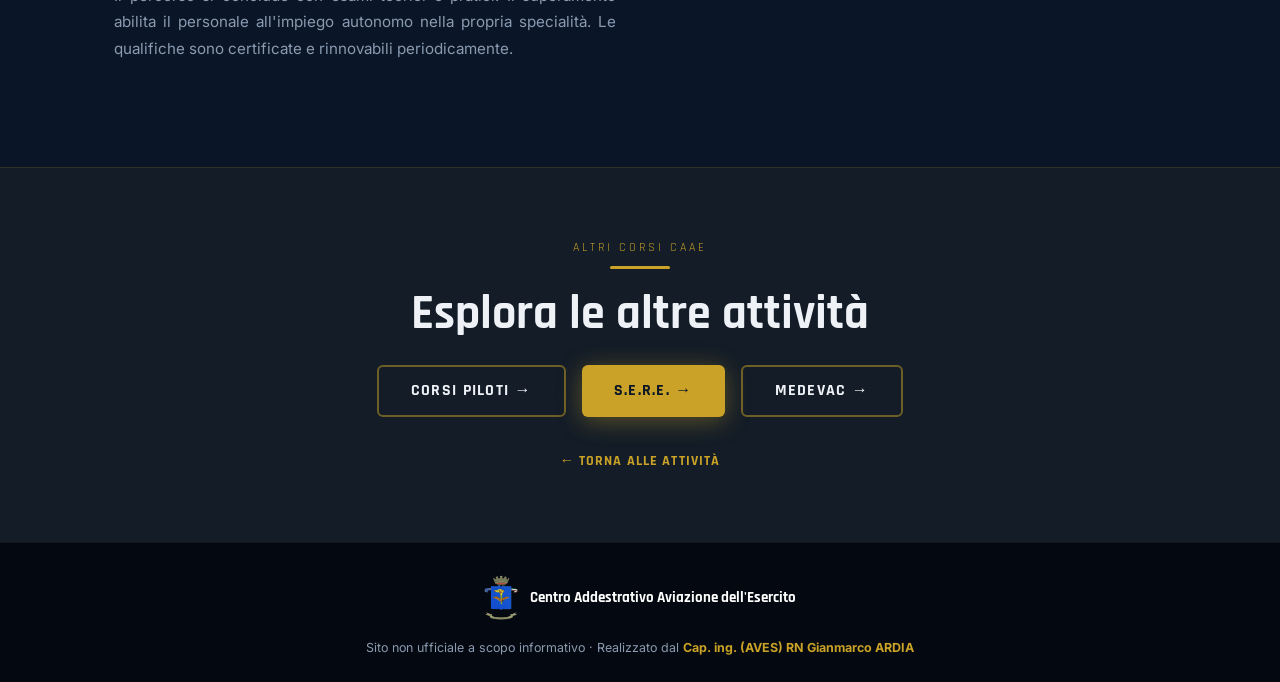
<file: corsi/specialisti.html>
<!DOCTYPE html>
<html lang="it">
<head>
  <meta charset="UTF-8">
    <meta http-equiv="Cache-Control" content="no-cache, no-store, must-revalidate">
    <meta http-equiv="Pragma" content="no-cache">
    <meta http-equiv="Expires" content="0">
  <meta name="viewport" content="width=device-width, initial-scale=1.0">
  <meta name="description" content="Corsi Specialisti CAAE – Meccanici, elettronici, verricellisti, antincendio aeroportuale. La formazione tecnica dell'Aviazione dell'Esercito.">
  <title>Corsi Specialisti | CAAE Viterbo</title>
  <link rel="icon" href="../favicon.ico" sizes="any">
  <link rel="icon" href="../favicon.png" type="image/png" sizes="32x32">
  <link rel="apple-touch-icon" href="../apple-touch-icon.png" sizes="180x180">
  <link rel="preconnect" href="https://fonts.googleapis.com">
  <link rel="preconnect" href="https://fonts.gstatic.com" crossorigin>
  <link href="https://fonts.googleapis.com/css2?family=Rajdhani:wght@400;500;600;700&family=Inter:wght@300;400;500;600&display=swap" rel="stylesheet">
  <link href="https://unpkg.com/aos@2.3.4/dist/aos.css" rel="stylesheet">
  <link rel="stylesheet" href="../shared.css">
  <style>
    .chip-row { display:flex; flex-wrap:wrap; gap:.6rem; margin-top:1rem; }
    .chip { display:inline-flex; align-items:center; gap:.4rem; padding:.4rem .9rem; border-radius:20px; font-size:.8rem; font-family:'Rajdhani',sans-serif; font-weight:600; letter-spacing:.06em; text-transform:uppercase; }
    .chip-gold { background:rgba(201,162,39,.15); color:var(--gold); border:1px solid rgba(201,162,39,.3); }
    .chip-blue { background:rgba(30,110,220,.15); color:#6eb3ff; border:1px solid rgba(30,110,220,.3); }
    .callout { background:rgba(201,162,39,.07); border-left:3px solid var(--gold); border-radius:0 var(--radius) var(--radius) 0; padding:1.2rem 1.5rem; margin:1.5rem 0; }
    .callout p { font-size:.92rem; color:#c8d4e3; line-height:1.75; font-style:italic; }
    .back-btn { display:inline-flex; align-items:center; gap:.5rem; font-family:'Rajdhani',sans-serif; font-weight:700; font-size:.88rem; letter-spacing:.08em; text-transform:uppercase; color:var(--gold); }
    .detail-section { padding: 4.5rem 1.5rem; }
    .detail-section:nth-child(even) { background: rgba(255,255,255,.02); }
    .nav-sub-links { display:flex; flex-wrap:wrap; gap:.8rem; margin-top:2rem; justify-content:center; }
    .nav-sub-links a { font-family:'Rajdhani',sans-serif; font-size:.82rem; font-weight:600; color:var(--gray); letter-spacing:.06em; text-transform:uppercase; padding:.4rem .9rem; border:1px solid rgba(255,255,255,.1); border-radius:6px; transition:var(--tr); }
    .nav-sub-links a:hover, .nav-sub-links a.active { border-color:var(--gold); color:var(--gold); background:rgba(201,162,39,.07); }
    .spec-grid { display:grid; grid-template-columns:repeat(auto-fit,minmax(240px,1fr)); gap:1.5rem; margin-top:1.5rem; }
    .spec-card { background:rgba(255,255,255,.04); border:1px solid rgba(255,255,255,.08); border-radius:var(--radius); padding:1.5rem; transition:var(--tr); }
    .spec-card:hover { border-color:rgba(201,162,39,.3); background:rgba(201,162,39,.04); transform:translateY(-4px); }
    .spec-icon { font-size:2.5rem; margin-bottom:.8rem; display:block; }
    .spec-title { font-family:'Rajdhani',sans-serif; font-size:1.1rem; font-weight:700; color:#fff; margin-bottom:.5rem; }
    .spec-text { font-size:.84rem; color:#8b9ab0; line-height:1.65; }
    .spec-list { margin-top:.8rem; display:flex; flex-direction:column; gap:.3rem; }
    .spec-list li { font-size:.8rem; color:#8b9ab0; padding-left:1rem; position:relative; }
    .spec-list li::before { content:'›'; position:absolute; left:0; color:var(--gold); }
  </style>
</head>
<body>

<div id="dynamic-bg">
  <div class="bg-layer active" style="background-image:url('../imgs/ab205_caae.jpg?v=5')"></div>
</div>
<div class="bg-overlay"></div>

<nav id="navbar">
  <a href="../index.html" class="nav-brand">
    <span>CAAE · Viterbo</span>
  </a>
  <ul class="nav-links">
    <li><a href="../index.html#about">Chi Siamo</a></li>
    <li><a href="../index.html#storia">Storia</a></li>
    <li><a href="../index.html#attivita">Attività</a></li>
    <li><a href="../index.html#flotta">Flotta</a></li>
    <li><a href="../index.html#bandiera">Bandiera</a></li>
    <li><a href="../index.html#contatti">Contatti</a></li>
  </ul>
  <div class="hamburger" id="hamburger" role="button" aria-label="Menu" aria-expanded="false">
    <span></span><span></span><span></span>
  </div>
</nav>

<div class="mobile-menu" id="mobileMenu" role="dialog" aria-label="Menu principale">
  <button class="mobile-close" id="menuClose" aria-label="Chiudi menu">✕</button>
  <a href="../index.html#about" onclick="closeMenu()">Chi Siamo</a>
  <a href="../index.html#storia" onclick="closeMenu()">Storia</a>
  <a href="../index.html#attivita" onclick="closeMenu()">Attività</a>
  <a href="../index.html#flotta" onclick="closeMenu()">Flotta</a>
  <a href="../index.html#bandiera" onclick="closeMenu()">Bandiera</a>
  <a href="../index.html#contatti" onclick="closeMenu()">Contatti</a>
</div>

<!-- HERO -->
<div class="sub-hero">
  <div class="sub-hero-bg" style="background-image:url('../imgs/ab205_caae.jpg?v=5')"></div>
  <div class="sub-hero-overlay"></div>
  <div class="sub-hero-content">
    <p class="breadcrumb"><a href="../index.html">Home</a> › <a href="../index.html#attivita">Attività</a> › Corsi Specialisti</p>
    <h1>Corsi Specialisti</h1>
    <p>La formazione tecnica: meccanici, elettronici, verricellisti e antincendio aeroportuale</p>
    <div class="chip-row" style="justify-content:center; margin-top:1rem;">
      <span class="chip chip-gold">Tecnica & Specialistica</span>
      <span class="chip chip-blue">Aviazione dell'Esercito</span>
    </div>
  </div>
</div>

<!-- CORSI NAV -->
<div style="background:rgba(10,22,40,.9); border-bottom:1px solid rgba(255,255,255,.06); padding:.9rem 1.5rem;">
  <div class="container">
    <div class="nav-sub-links">
      <a href="piloti.html">🚁 Piloti</a>
      <a href="specialisti.html" class="active">⚙️ Specialisti</a>
      <a href="sere.html">🎖️ S.E.R.E.</a>
      <a href="medevac.html">🏥 MEDEVAC</a>
    </div>
  </div>
</div>

<!-- OVERVIEW -->
<div class="detail-section">
  <div class="container">
    <div class="content-grid">
      <div class="sticky-img" data-aos="fade-right">
        <img src="../imgs/ab205_caae.jpg?v=5" alt="AB-412 AVES operativo" loading="lazy">
        <p style="font-size:.72rem; color:var(--gray); margin-top:.5rem;">AB-412 Grifone AVES · © Aldo Bidini (GNU FDL)</p>
      </div>
      <div data-aos="fade-left">
        <p class="label">Formazione tecnico-specialistica</p>
        <div class="divider" style="margin:.7rem 0 1.2rem;"></div>
        <h2 class="section-heading" style="margin-bottom:1.2rem;">Il motore invisibile<br>dell'<span class="gold">efficienza operativa</span></h2>
        <p class="body-text">Senza i suoi specialisti tecnici, nessun elicottero volerebbe. Il CAAE forma il <strong style="color:#fff">personale tecnico dell'AVES</strong> con corsi altamente specializzati in manutenzione, sistemi avionici, operazioni speciali di bordo e sicurezza aeroportuale. Una componente fondamentale, spesso invisibile, dell'efficienza operativa dell'Aviazione dell'Esercito.</p>
        <p class="body-text" style="margin-top:1rem;">I corsi abilitano <strong style="color:var(--gold)">sottufficiali e graduati</strong> ai diversi ruoli tecnici: dalla manutenzione dei sistemi meccanici ai sofisticati avionics digitali, dall'operazione del verricello di salvataggio alle procedure antincendio aeroportuale. Ogni specialità è fondamentale per garantire la sicurezza del volo e il successo delle missioni.</p>
        <div class="callout">
          <p>"Ogni ora di volo corrisponde a molte ore di lavoro degli specialisti. Il tecnico AVES è il guardiano silenzioso della sicurezza, la cui professionalità e dedizione rendono possibile ogni operazione dei piloti."</p>
        </div>
      </div>
    </div>
  </div>
</div>

<!-- CORSI SPECIFICI -->
<div class="detail-section">
  <div class="container">
    <div data-aos="fade-up" style="text-align:center; margin-bottom:2rem;">
      <p class="label">Specializzazioni</p>
      <div class="divider"></div>
      <h2 class="section-heading">Le specialità tecniche</h2>
    </div>
    <div class="spec-grid" data-aos="fade-up">
      <div class="spec-card">
        <span class="spec-icon">🔧</span>
        <div class="spec-title">Specialista Meccanico Elicottero</div>
        <div class="spec-text">Manutenzione programmata e straordinaria dei sistemi meccanici, trasmissioni, rotori, motori turboalbero e sistemi idraulici degli elicotteri AVES.</div>
        <ul class="spec-list">
          <li>Ispezioni periodiche e straordinarie</li>
          <li>Manutenzione motori e trasmissioni</li>
          <li>Sistemi idraulici e pneumatici</li>
          <li>Rotori principale e di coda</li>
          <li>Carrello e sistemi meccanici</li>
        </ul>
      </div>
      <div class="spec-card">
        <span class="spec-icon">📡</span>
        <div class="spec-title">Specialista Elettronico Avionico</div>
        <div class="spec-text">Manutenzione e certificazione dei sistemi avionici, radio, navigazione, sistemi di gestione del volo (FMS) e delle piattaforme digitali di nuova generazione.</div>
        <ul class="spec-list">
          <li>Sistemi radio e comunicazione</li>
          <li>Avionica e flight management systems</li>
          <li>Sistemi di navigazione GPS/INS</li>
          <li>Glass cockpit e display di bordo</li>
          <li>Sistemi IFF e data link</li>
        </ul>
      </div>
      <div class="spec-card">
        <span class="spec-icon">🪝</span>
        <div class="spec-title">Operatore Verricello</div>
        <div class="spec-text">Operazione del verricello di salvataggio per missioni SAR, MEDEVAC e soccorso in montagna. Formazione tecnica e procedurale per il recupero di personale in condizioni difficili.</div>
        <ul class="spec-list">
          <li>Operazione del verricello in volo</li>
          <li>Procedure SAR e MEDEVAC</li>
          <li>Recupero in quota e in mare</li>
          <li>Coordinamento con equipaggio</li>
          <li>Procedure di emergenza verricello</li>
        </ul>
      </div>
      <div class="spec-card">
        <span class="spec-icon">🔫</span>
        <div class="spec-title">Mitragliere di Bordo</div>
        <div class="spec-text">Operazione dei sistemi d'arma installati sugli elicotteri AVES in configurazione operativa. Formazione tattica, sicurezza e procedure di impiego dei sistemi di fuoco.</div>
        <ul class="spec-list">
          <li>Sistemi mitragliatrice laterale</li>
          <li>Procedure di fuoco in volo</li>
          <li>Sicurezza armamento di bordo</li>
          <li>Coordinamento con equipaggio di volo</li>
          <li>Rules of engagement e procedure NATO</li>
        </ul>
      </div>
      <div class="spec-card">
        <span class="spec-icon">🚒</span>
        <div class="spec-title">Antincendio Aeroportuale</div>
        <div class="spec-text">Formazione per la gestione delle emergenze incendio sull'aeroporto militare "Tommaso Fabbri". Procedure di intervento rapido, gestione dei mezzi e coordinamento con i servizi di emergenza.</div>
        <ul class="spec-list">
          <li>Gestione incendi su aeromobili</li>
          <li>Operazione mezzi antincendio ARFF</li>
          <li>Procedure di salvataggio equipaggi</li>
          <li>Coordinamento emergenze aeroportuali</li>
          <li>Ispezioni e prevenzione incendi</li>
        </ul>
      </div>
      <div class="spec-card">
        <span class="spec-icon">⚡</span>
        <div class="spec-title">Tecnico Sistemi di Missione</div>
        <div class="spec-text">Operazione e manutenzione dei sistemi di missione avanzati: sensori ottici/IR, sistemi C4ISR, link tattici e piattaforme di intelligence integrati negli elicotteri operativi AVES.</div>
        <ul class="spec-list">
          <li>Sistemi ottici e termocamere</li>
          <li>Piattaforme C4ISR</li>
          <li>Radio tattiche criptate</li>
          <li>Sistemi di sorveglianza</li>
          <li>Integrazione sensori</li>
        </ul>
      </div>
    </div>
  </div>
</div>

<!-- PERCORSO FORMATIVO -->
<div class="detail-section">
  <div class="container">
    <div class="content-grid">
      <div data-aos="fade-right">
        <p class="label">Percorso formativo</p>
        <div class="divider" style="margin:.7rem 0 1.2rem;"></div>
        <h2 class="section-heading" style="font-size:clamp(1.5rem,4vw,2.4rem); margin-bottom:1.5rem;">Dalla teoria all'hangar</h2>
        <div class="info-block">
          <h3>Formazione teorica in aula</h3>
          <p>Ogni corso inizia con una fase teorica che copre i fondamenti del sistema da qualificare: principi di funzionamento, normative tecniche, documentazione di bordo e procedure standard. La didattica è integrata da materiale multimediale aggiornato e documentazione tecnica ufficiale.</p>
        </div>
        <div class="info-block">
          <h3>Addestramento pratico su aeromobile</h3>
          <p>La fase pratica avviene direttamente sugli elicotteri in dotazione al CAAE. I corsisti lavorano sotto la guida di istruttori senior, eseguendo ispezioni, manutenzioni e prove funzionali in condizioni controllate, progressivamente autonome.</p>
        </div>
        <div class="info-block">
          <h3>Certificazione e qualificazione</h3>
          <p>Il percorso si conclude con esami teorici e pratici. Il superamento abilita il personale all'impiego autonomo nella propria specialità. Le qualifiche sono certificate e rinnovabili periodicamente.</p>
        </div>
      </div>
      <div data-aos="fade-left">
        <div class="card">
          <p class="label" style="margin-bottom:.8rem;">Destinatari dei corsi</p>
          <ul style="display:flex; flex-direction:column; gap:.7rem;">
            <li style="font-size:.88rem; color:#c8d4e3; padding-left:1.2rem; position:relative;"><span style="position:absolute;left:0;color:var(--gold);">▶</span> <strong style="color:#fff">Sottufficiali AVES</strong> — Primo accesso alla qualifica tecnica</li>
            <li style="font-size:.88rem; color:#c8d4e3; padding-left:1.2rem; position:relative;"><span style="position:absolute;left:0;color:var(--gold);">▶</span> <strong style="color:#fff">Graduati AVES</strong> — Specializzazione e qualifiche tecniche</li>
            <li style="font-size:.88rem; color:#c8d4e3; padding-left:1.2rem; position:relative;"><span style="position:absolute;left:0;color:var(--gold);">▶</span> <strong style="color:#fff">Personale già qualificato</strong> — Aggiornamento su nuove piattaforme</li>
            <li style="font-size:.88rem; color:#c8d4e3; padding-left:1.2rem; position:relative;"><span style="position:absolute;left:0;color:var(--gold);">▶</span> <strong style="color:#fff">Personale interforze</strong> — Corsi di specializzazione condivisi</li>
            <li style="font-size:.88rem; color:#c8d4e3; padding-left:1.2rem; position:relative;"><span style="position:absolute;left:0;color:var(--gold);">▶</span> <strong style="color:#fff">Personale di nazioni alleate</strong> — Su accordi bilaterali NATO</li>
          </ul>
        </div>
      </div>
    </div>
  </div>
</div>

<!-- CTA -->
<div class="detail-section" style="background:rgba(201,162,39,.05); border-top:1px solid rgba(201,162,39,.15);">
  <div class="container" style="text-align:center;" data-aos="fade-up">
    <p class="label">Altri corsi CAAE</p>
    <div class="divider"></div>
    <h2 class="section-heading" style="margin-bottom:1.5rem;">Esplora le altre attività</h2>
    <div style="display:flex; flex-wrap:wrap; gap:1rem; justify-content:center;">
      <a href="piloti.html" class="btn btn-outline">Corsi Piloti →</a>
      <a href="sere.html" class="btn btn-gold">S.E.R.E. →</a>
      <a href="medevac.html" class="btn btn-outline">MEDEVAC →</a>
    </div>
    <div style="margin-top:2rem;">
      <a href="../index.html#attivita" class="back-btn">← Torna alle attività</a>
    </div>
  </div>
</div>

<footer>
  <div class="footer-logo">
    <img src="../stemma_caae.png" alt="Logo AVES">
    <span>Centro Addestrativo Aviazione dell'Esercito</span>
  </div>
  <nav class="footer-links" aria-label="Link footer">
    <a href="../index.html">Home</a>
    <a href="../index.html#attivita">Corsi</a>
    <a href="../index.html#flotta">Flotta</a>
    <a href="../bandiera.html">Bandiera</a>
    <a href="../storia.html">Storia</a>
  </nav>
  <p class="footer-copy">
    Sito non ufficiale a scopo informativo · Realizzato dal <strong style="color:var(--gold)">Cap. ing. (AVES) RN Gianmarco ARDIA</strong>
  </p>
</footer>

<button id="btt" onclick="window.scrollTo({top:0,behavior:'smooth'})" aria-label="Torna su">↑</button>

<script src="https://unpkg.com/aos@2.3.4/dist/aos.js"></script>
<script>
  AOS.init({ once:true, duration:750, easing:'ease-out-cubic', offset:50 });
  const nav = document.getElementById('navbar');
  const btt = document.getElementById('btt');
  window.addEventListener('scroll', () => {
    nav.classList.toggle('scrolled', window.scrollY > 60);
    btt.classList.toggle('show', window.scrollY > 400);
  }, { passive:true });
  const hamburger = document.getElementById('hamburger');
  const mobileMenu = document.getElementById('mobileMenu');
  const menuClose  = document.getElementById('menuClose');
  function openMenu() { hamburger.classList.add('open'); hamburger.setAttribute('aria-expanded','true'); mobileMenu.classList.add('open'); document.body.style.overflow='hidden'; }
  function closeMenu() { hamburger.classList.remove('open'); hamburger.setAttribute('aria-expanded','false'); mobileMenu.classList.remove('open'); document.body.style.overflow=''; }
  hamburger.addEventListener('click', () => mobileMenu.classList.contains('open') ? closeMenu() : openMenu());
  menuClose.addEventListener('click', closeMenu);
  mobileMenu.addEventListener('click', e => { if(e.target === mobileMenu) closeMenu(); });
</script>
</body>
</html>
</file>
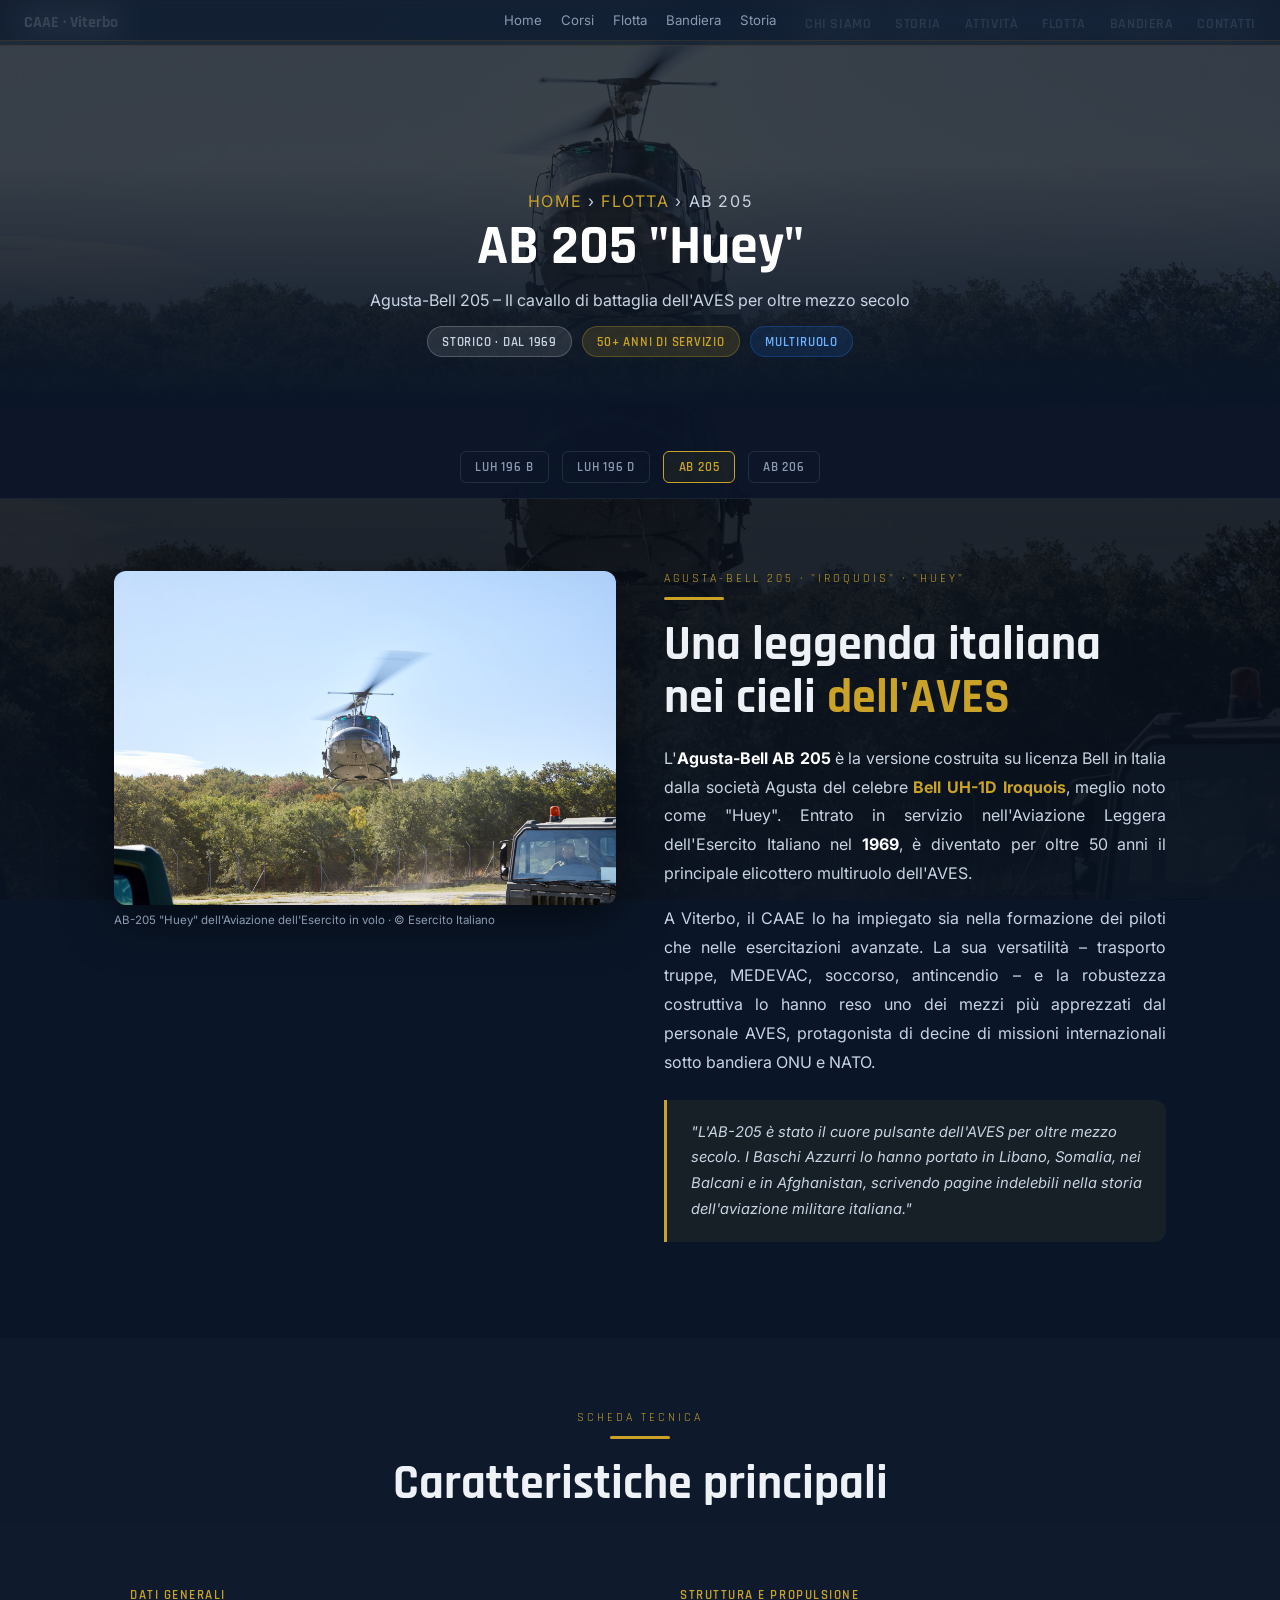
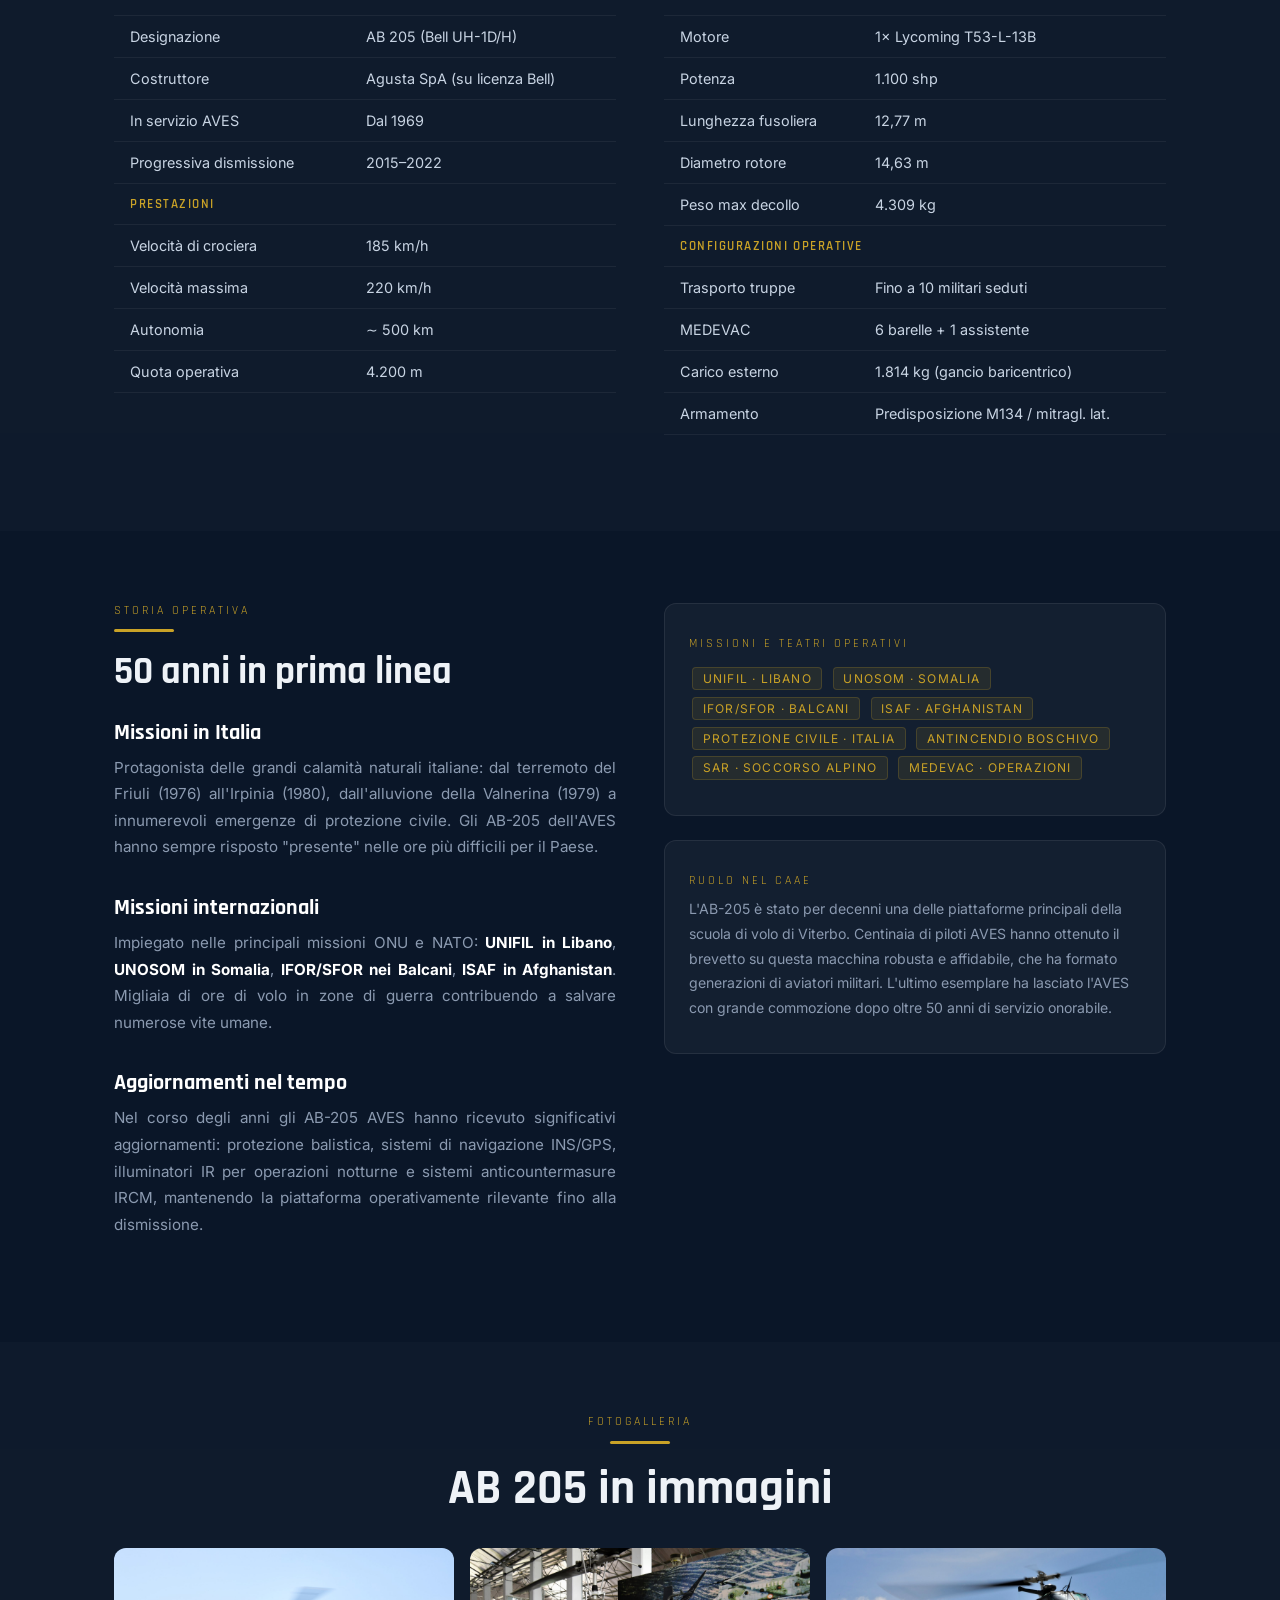
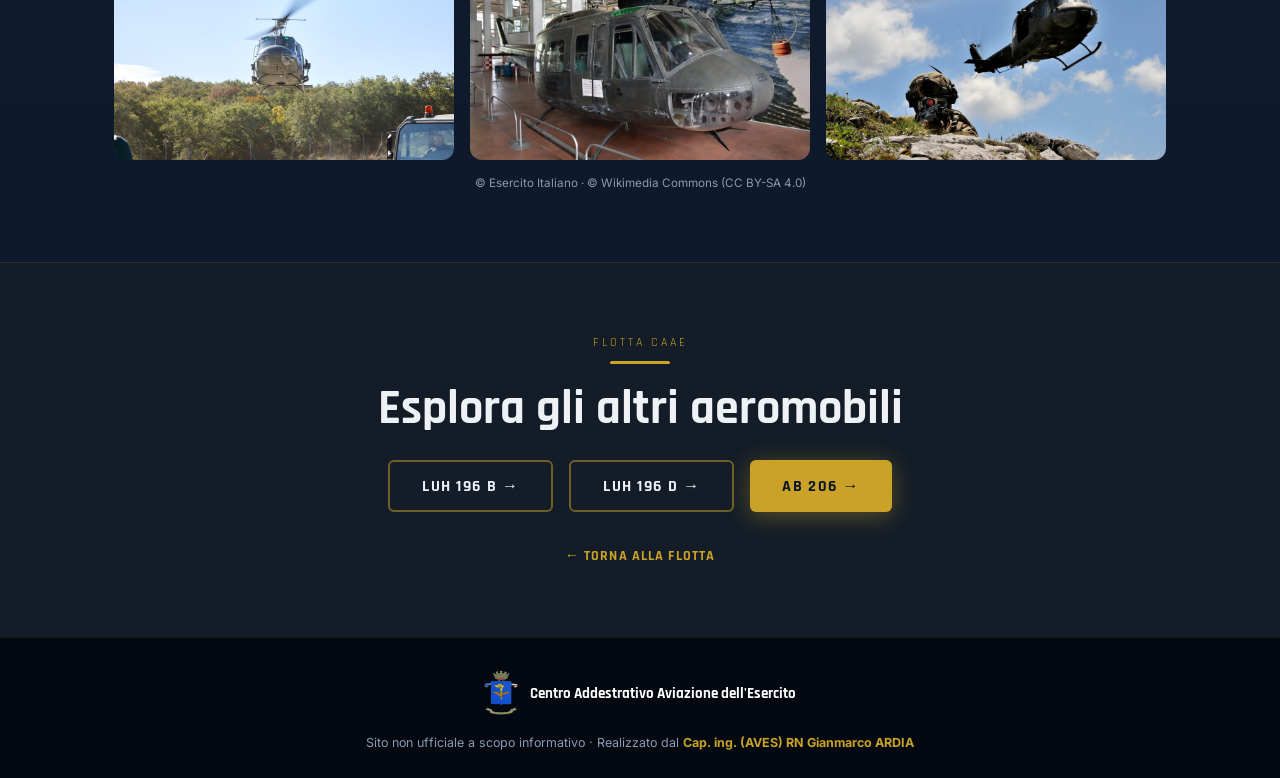
<file: flotta/ab205.html>
<!DOCTYPE html>
<html lang="it">
<head>
  <meta charset="UTF-8">
    <meta http-equiv="Cache-Control" content="no-cache, no-store, must-revalidate">
    <meta http-equiv="Pragma" content="no-cache">
    <meta http-equiv="Expires" content="0">
  <meta name="viewport" content="width=device-width, initial-scale=1.0">
  <meta name="description" content="Agusta-Bell AB 205 'Huey' – storia, scheda tecnica e foto. Il cavallo di battaglia dell'Aviazione dell'Esercito Italiano per oltre 50 anni.">
  <title>AB 205 – Agusta-Bell Huey | CAAE Viterbo</title>
  <link rel="icon" href="../favicon.ico" sizes="any">
  <link rel="icon" href="../favicon.png" type="image/png" sizes="32x32">
  <link rel="apple-touch-icon" href="../apple-touch-icon.png" sizes="180x180">
  <link rel="preconnect" href="https://fonts.googleapis.com">
  <link rel="preconnect" href="https://fonts.gstatic.com" crossorigin>
  <link href="https://fonts.googleapis.com/css2?family=Rajdhani:wght@400;500;600;700&family=Inter:wght@300;400;500;600&display=swap" rel="stylesheet">
  <link href="https://unpkg.com/aos@2.3.4/dist/aos.css" rel="stylesheet">
  <link rel="stylesheet" href="../shared.css">
  <style>
    .chip-row { display:flex; flex-wrap:wrap; gap:.6rem; margin-top:1rem; }
    .chip { display:inline-flex; align-items:center; gap:.4rem; padding:.4rem .9rem; border-radius:20px; font-size:.8rem; font-family:'Rajdhani',sans-serif; font-weight:600; letter-spacing:.06em; text-transform:uppercase; }
    .chip-gold { background:rgba(201,162,39,.15); color:var(--gold); border:1px solid rgba(201,162,39,.3); }
    .chip-blue { background:rgba(30,110,220,.15); color:#6eb3ff; border:1px solid rgba(30,110,220,.3); }
    .chip-gray { background:rgba(255,255,255,.1); color:#c8d4e3; border:1px solid rgba(255,255,255,.2); }
    .callout { background:rgba(201,162,39,.07); border-left:3px solid var(--gold); border-radius:0 var(--radius) var(--radius) 0; padding:1.2rem 1.5rem; margin:1.5rem 0; }
    .callout p { font-size:.92rem; color:#c8d4e3; line-height:1.75; font-style:italic; }
    .back-btn { display:inline-flex; align-items:center; gap:.5rem; font-family:'Rajdhani',sans-serif; font-weight:700; font-size:.88rem; letter-spacing:.08em; text-transform:uppercase; color:var(--gold); transition:gap var(--tr); }
    .back-btn:hover { gap:.9rem; color:var(--gold2); }
    .detail-section { padding: 4.5rem 1.5rem; }
    .detail-section:nth-child(even) { background: rgba(255,255,255,.02); }
    .nav-sub-links { display:flex; flex-wrap:wrap; gap:.8rem; margin-top:2rem; justify-content:center; }
    .nav-sub-links a { font-family:'Rajdhani',sans-serif; font-size:.82rem; font-weight:600; color:var(--gray); letter-spacing:.06em; text-transform:uppercase; padding:.4rem .9rem; border:1px solid rgba(255,255,255,.1); border-radius:6px; transition:var(--tr); }
    .nav-sub-links a:hover, .nav-sub-links a.active { border-color:var(--gold); color:var(--gold); background:rgba(201,162,39,.07); }
    .mission-tag { display:inline-block; font-size:.75rem; letter-spacing:.1em; text-transform:uppercase; padding:.2rem .6rem; background:rgba(201,162,39,.1); color:var(--gold); border:1px solid rgba(201,162,39,.2); border-radius:4px; margin:.2rem; }
  </style>
</head>
<body>

<div id="dynamic-bg">
  <div class="bg-layer active" style="background-image:url('../imgs/ab205_bg.jpg?v=5')"></div>
</div>
<div class="bg-overlay"></div>

<nav id="navbar">
  <a href="../index.html" class="nav-brand">
    <span>CAAE · Viterbo</span>
  </a>
  <ul class="nav-links">
    <li><a href="../index.html#about">Chi Siamo</a></li>
    <li><a href="../index.html#storia">Storia</a></li>
    <li><a href="../index.html#attivita">Attività</a></li>
    <li><a href="../index.html#flotta">Flotta</a></li>
    <li><a href="../index.html#bandiera">Bandiera</a></li>
    <li><a href="../index.html#contatti">Contatti</a></li>
  </ul>
  <div class="hamburger" id="hamburger" role="button" aria-label="Menu" aria-expanded="false">
    <span></span><span></span><span></span>
  </div>
</nav>

<div class="mobile-menu" id="mobileMenu" role="dialog" aria-label="Menu principale">
  <button class="mobile-close" id="menuClose" aria-label="Chiudi menu">✕</button>
  <a href="../index.html#about" onclick="closeMenu()">Chi Siamo</a>
  <a href="../index.html#storia" onclick="closeMenu()">Storia</a>
  <a href="../index.html#attivita" onclick="closeMenu()">Attività</a>
  <a href="../index.html#flotta" onclick="closeMenu()">Flotta</a>
  <a href="../index.html#bandiera" onclick="closeMenu()">Bandiera</a>
  <a href="../index.html#contatti" onclick="closeMenu()">Contatti</a>
</div>

<!-- HERO -->
<div class="sub-hero">
  <div class="sub-hero-bg" style="background-image:url('../imgs/ab205_bg.jpg?v=5')"></div>
  <div class="sub-hero-overlay"></div>
  <div class="sub-hero-content">
    <p class="breadcrumb"><a href="../index.html">Home</a> › <a href="../index.html#flotta">Flotta</a> › AB 205</p>
    <h1>AB 205 "Huey"</h1>
    <p>Agusta-Bell 205 – Il cavallo di battaglia dell'AVES per oltre mezzo secolo</p>
    <div class="chip-row" style="justify-content:center; margin-top:1rem;">
      <span class="chip chip-gray">Storico · dal 1969</span>
      <span class="chip chip-gold">50+ anni di servizio</span>
      <span class="chip chip-blue">Multiruolo</span>
    </div>
  </div>
</div>

<!-- FLEET NAV -->
<div style="background:rgba(10,22,40,.9); border-bottom:1px solid rgba(255,255,255,.06); padding:.9rem 1.5rem;">
  <div class="container">
    <div class="nav-sub-links">
      <a href="luh196b.html">LUH 196 B</a>
      <a href="luh196d.html">LUH 196 D</a>
      <a href="ab205.html" class="active">AB 205</a>
      <a href="ab206.html">AB 206</a>
    </div>
  </div>
</div>

<!-- OVERVIEW -->
<div class="detail-section">
  <div class="container">
    <div class="content-grid">
      <div class="sticky-img" data-aos="fade-right">
        <img src="../imgs/ab205_caae.jpg?v=5" alt="AB-205 Esercito Italiano in volo">
        <p style="font-size:.72rem; color:var(--gray); margin-top:.5rem;">AB-205 "Huey" dell'Aviazione dell'Esercito in volo · © Esercito Italiano</p>
      </div>
      <div data-aos="fade-left">
        <p class="label">Agusta-Bell 205 · "Iroquois" · "Huey"</p>
        <div class="divider" style="margin:.7rem 0 1.2rem;"></div>
        <h2 class="section-heading" style="margin-bottom:1.2rem;">Una leggenda italiana<br>nei cieli <span class="gold">dell'AVES</span></h2>
        <p class="body-text">L'<strong style="color:#fff">Agusta-Bell AB 205</strong> è la versione costruita su licenza Bell in Italia dalla società Agusta del celebre <strong style="color:var(--gold)">Bell UH-1D Iroquois</strong>, meglio noto come "Huey". Entrato in servizio nell'Aviazione Leggera dell'Esercito Italiano nel <strong style="color:#fff">1969</strong>, è diventato per oltre 50 anni il principale elicottero multiruolo dell'AVES.</p>
        <p class="body-text" style="margin-top:1rem;">A Viterbo, il CAAE lo ha impiegato sia nella formazione dei piloti che nelle esercitazioni avanzate. La sua versatilità – trasporto truppe, MEDEVAC, soccorso, antincendio – e la robustezza costruttiva lo hanno reso uno dei mezzi più apprezzati dal personale AVES, protagonista di decine di missioni internazionali sotto bandiera ONU e NATO.</p>
        <div class="callout">
          <p>"L'AB-205 è stato il cuore pulsante dell'AVES per oltre mezzo secolo. I Baschi Azzurri lo hanno portato in Libano, Somalia, nei Balcani e in Afghanistan, scrivendo pagine indelebili nella storia dell'aviazione militare italiana."</p>
        </div>
      </div>
    </div>
  </div>
</div>

<!-- SPECS -->
<div class="detail-section">
  <div class="container">
    <div data-aos="fade-up" style="text-align:center; margin-bottom:2.5rem;">
      <p class="label">Scheda tecnica</p>
      <div class="divider"></div>
      <h2 class="section-heading">Caratteristiche principali</h2>
    </div>
    <div class="content-grid" data-aos="fade-up">
      <div>
        <table class="specs-table">
          <tr><th colspan="2">Dati generali</th></tr>
          <tr><td>Designazione</td><td>AB 205 (Bell UH-1D/H)</td></tr>
          <tr><td>Costruttore</td><td>Agusta SpA (su licenza Bell)</td></tr>
          <tr><td>In servizio AVES</td><td>Dal 1969</td></tr>
          <tr><td>Progressiva dismissione</td><td>2015–2022</td></tr>
          <tr><th colspan="2">Prestazioni</th></tr>
          <tr><td>Velocità di crociera</td><td>185 km/h</td></tr>
          <tr><td>Velocità massima</td><td>220 km/h</td></tr>
          <tr><td>Autonomia</td><td>∼ 500 km</td></tr>
          <tr><td>Quota operativa</td><td>4.200 m</td></tr>
        </table>
      </div>
      <div>
        <table class="specs-table">
          <tr><th colspan="2">Struttura e propulsione</th></tr>
          <tr><td>Motore</td><td>1× Lycoming T53-L-13B</td></tr>
          <tr><td>Potenza</td><td>1.100 shp</td></tr>
          <tr><td>Lunghezza fusoliera</td><td>12,77 m</td></tr>
          <tr><td>Diametro rotore</td><td>14,63 m</td></tr>
          <tr><td>Peso max decollo</td><td>4.309 kg</td></tr>
          <tr><th colspan="2">Configurazioni operative</th></tr>
          <tr><td>Trasporto truppe</td><td>Fino a 10 militari seduti</td></tr>
          <tr><td>MEDEVAC</td><td>6 barelle + 1 assistente</td></tr>
          <tr><td>Carico esterno</td><td>1.814 kg (gancio baricentrico)</td></tr>
          <tr><td>Armamento</td><td>Predisposizione M134 / mitragl. lat.</td></tr>
        </table>
      </div>
    </div>
  </div>
</div>

<!-- STORIA OPERATIVA -->
<div class="detail-section">
  <div class="container">
    <div class="content-grid">
      <div data-aos="fade-right">
        <p class="label">Storia operativa</p>
        <div class="divider" style="margin:.7rem 0 1.2rem;"></div>
        <h2 class="section-heading" style="font-size:clamp(1.5rem,4vw,2.4rem); margin-bottom:1.5rem;">50 anni in prima linea</h2>
        <div class="info-block">
          <h3>Missioni in Italia</h3>
          <p>Protagonista delle grandi calamità naturali italiane: dal terremoto del Friuli (1976) all'Irpinia (1980), dall'alluvione della Valnerina (1979) a innumerevoli emergenze di protezione civile. Gli AB-205 dell'AVES hanno sempre risposto "presente" nelle ore più difficili per il Paese.</p>
        </div>
        <div class="info-block">
          <h3>Missioni internazionali</h3>
          <p>Impiegato nelle principali missioni ONU e NATO: <strong style="color:#fff">UNIFIL in Libano</strong>, <strong style="color:#fff">UNOSOM in Somalia</strong>, <strong style="color:#fff">IFOR/SFOR nei Balcani</strong>, <strong style="color:#fff">ISAF in Afghanistan</strong>. Migliaia di ore di volo in zone di guerra contribuendo a salvare numerose vite umane.</p>
        </div>
        <div class="info-block">
          <h3>Aggiornamenti nel tempo</h3>
          <p>Nel corso degli anni gli AB-205 AVES hanno ricevuto significativi aggiornamenti: protezione balistica, sistemi di navigazione INS/GPS, illuminatori IR per operazioni notturne e sistemi anticountermasure IRCM, mantenendo la piattaforma operativamente rilevante fino alla dismissione.</p>
        </div>
      </div>
      <div data-aos="fade-left">
        <div class="card" style="margin-bottom:1.5rem;">
          <p class="label" style="margin-bottom:.8rem;">Missioni e teatri operativi</p>
          <div>
            <span class="mission-tag">UNIFIL · Libano</span>
            <span class="mission-tag">UNOSOM · Somalia</span>
            <span class="mission-tag">IFOR/SFOR · Balcani</span>
            <span class="mission-tag">ISAF · Afghanistan</span>
            <span class="mission-tag">Protezione Civile · Italia</span>
            <span class="mission-tag">Antincendio Boschivo</span>
            <span class="mission-tag">SAR · Soccorso Alpino</span>
            <span class="mission-tag">MEDEVAC · Operazioni</span>
          </div>
        </div>
        <div class="card">
          <p class="label" style="margin-bottom:.6rem;">Ruolo nel CAAE</p>
          <p style="font-size:.88rem; color:#8b9ab0; line-height:1.75;">L'AB-205 è stato per decenni una delle piattaforme principali della scuola di volo di Viterbo. Centinaia di piloti AVES hanno ottenuto il brevetto su questa macchina robusta e affidabile, che ha formato generazioni di aviatori militari. L'ultimo esemplare ha lasciato l'AVES con grande commozione dopo oltre 50 anni di servizio onorabile.</p>
        </div>
      </div>
    </div>
  </div>
</div>

<!-- GALLERY -->
<div class="detail-section">
  <div class="container">
    <div data-aos="fade-up" style="text-align:center; margin-bottom:2rem;">
      <p class="label">Fotogalleria</p>
      <div class="divider"></div>
      <h2 class="section-heading">AB 205 in immagini</h2>
    </div>
    <div class="photo-grid" data-aos="fade-up">
      <div class="photo-item">
        <img src="../imgs/ab205_gallery1.jpg?v=5" alt="AB-205 AVES Esercito Italiano" loading="lazy">
      </div>
      <div class="photo-item">
        <img src="../imgs/ab205_wiki1.jpg?v=5" alt="AB-205 EI MM80551 al Volandia 2024" loading="lazy">
      </div>
      <div class="photo-item">
        <img src="../imgs/ab205_wiki2.jpg?v=5" alt="AB-205 Esercizio Lavaredo 2019" loading="lazy">
      </div>
    </div>
    <p style="font-size:.73rem; color:var(--gray); text-align:center; margin-top:1rem;">© Esercito Italiano · © Wikimedia Commons (CC BY-SA 4.0)</p>
  </div>
</div>

<!-- CTA -->
<div class="detail-section" style="background:rgba(201,162,39,.05); border-top:1px solid rgba(201,162,39,.15);">
  <div class="container" style="text-align:center;" data-aos="fade-up">
    <p class="label">Flotta CAAE</p>
    <div class="divider"></div>
    <h2 class="section-heading" style="margin-bottom:1.5rem;">Esplora gli altri aeromobili</h2>
    <div style="display:flex; flex-wrap:wrap; gap:1rem; justify-content:center;">
      <a href="luh196b.html" class="btn btn-outline">LUH 196 B →</a>
      <a href="luh196d.html" class="btn btn-outline">LUH 196 D →</a>
      <a href="ab206.html" class="btn btn-gold">AB 206 →</a>
    </div>
    <div style="margin-top:2rem;">
      <a href="../index.html#flotta" class="back-btn">← Torna alla flotta</a>
    </div>
  </div>
</div>

<footer>
  <div class="footer-logo">
    <img src="../stemma_caae.png" alt="Logo AVES">
    <span>Centro Addestrativo Aviazione dell'Esercito</span>
  </div>
  <nav class="footer-links" aria-label="Link footer">
    <a href="../index.html">Home</a>
    <a href="../index.html#attivita">Corsi</a>
    <a href="../index.html#flotta">Flotta</a>
    <a href="../bandiera.html">Bandiera</a>
    <a href="../storia.html">Storia</a>
  </nav>
  <p class="footer-copy">
    Sito non ufficiale a scopo informativo · Realizzato dal <strong style="color:var(--gold)">Cap. ing. (AVES) RN Gianmarco ARDIA</strong>
  </p>
</footer>

<button id="btt" onclick="window.scrollTo({top:0,behavior:'smooth'})" aria-label="Torna su">↑</button>

<script src="https://unpkg.com/aos@2.3.4/dist/aos.js"></script>
<script>
  AOS.init({ once:true, duration:750, easing:'ease-out-cubic', offset:50 });
  const nav = document.getElementById('navbar');
  const btt = document.getElementById('btt');
  window.addEventListener('scroll', () => {
    nav.classList.toggle('scrolled', window.scrollY > 60);
    btt.classList.toggle('show', window.scrollY > 400);
  }, { passive:true });
  const hamburger = document.getElementById('hamburger');
  const mobileMenu = document.getElementById('mobileMenu');
  const menuClose  = document.getElementById('menuClose');
  function openMenu() { hamburger.classList.add('open'); hamburger.setAttribute('aria-expanded','true'); mobileMenu.classList.add('open'); document.body.style.overflow='hidden'; }
  function closeMenu() { hamburger.classList.remove('open'); hamburger.setAttribute('aria-expanded','false'); mobileMenu.classList.remove('open'); document.body.style.overflow=''; }
  hamburger.addEventListener('click', () => mobileMenu.classList.contains('open') ? closeMenu() : openMenu());
  menuClose.addEventListener('click', closeMenu);
  mobileMenu.addEventListener('click', e => { if(e.target === mobileMenu) closeMenu(); });
</script>
</body>
</html>
</file>
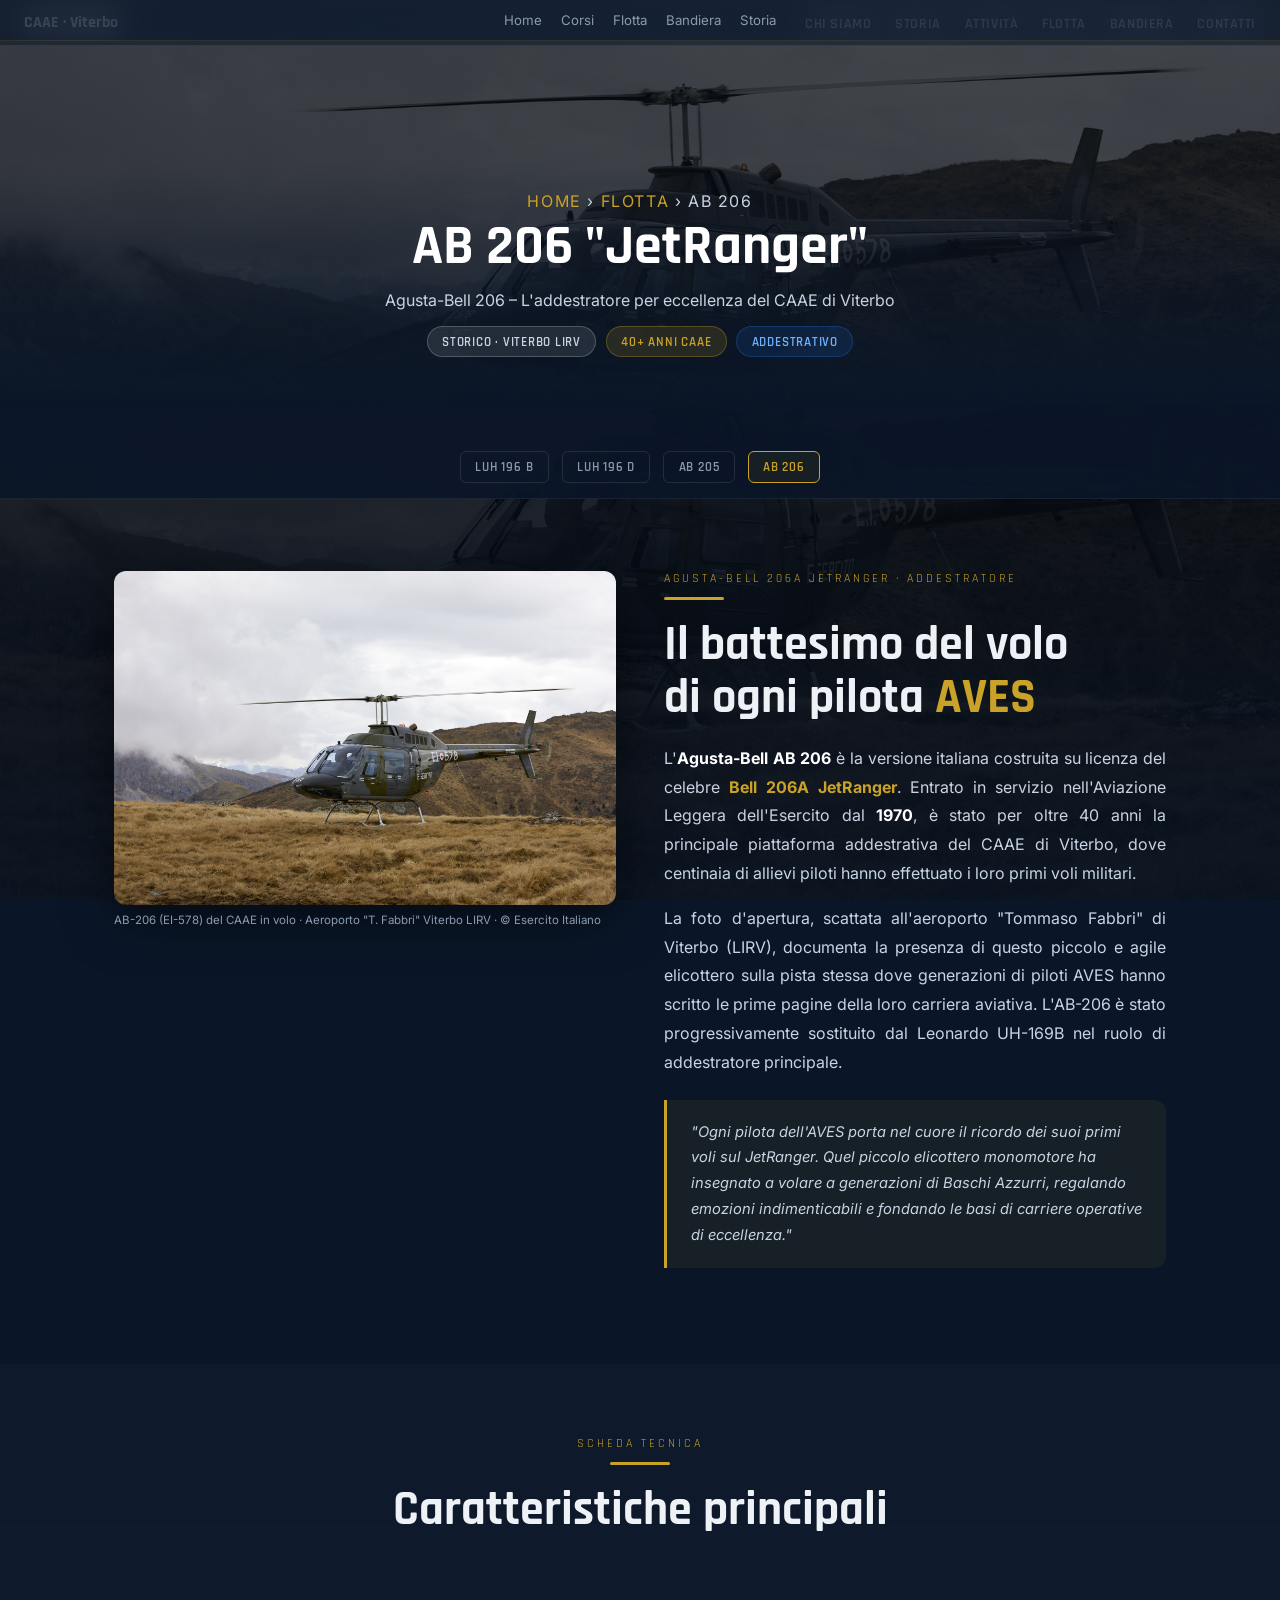
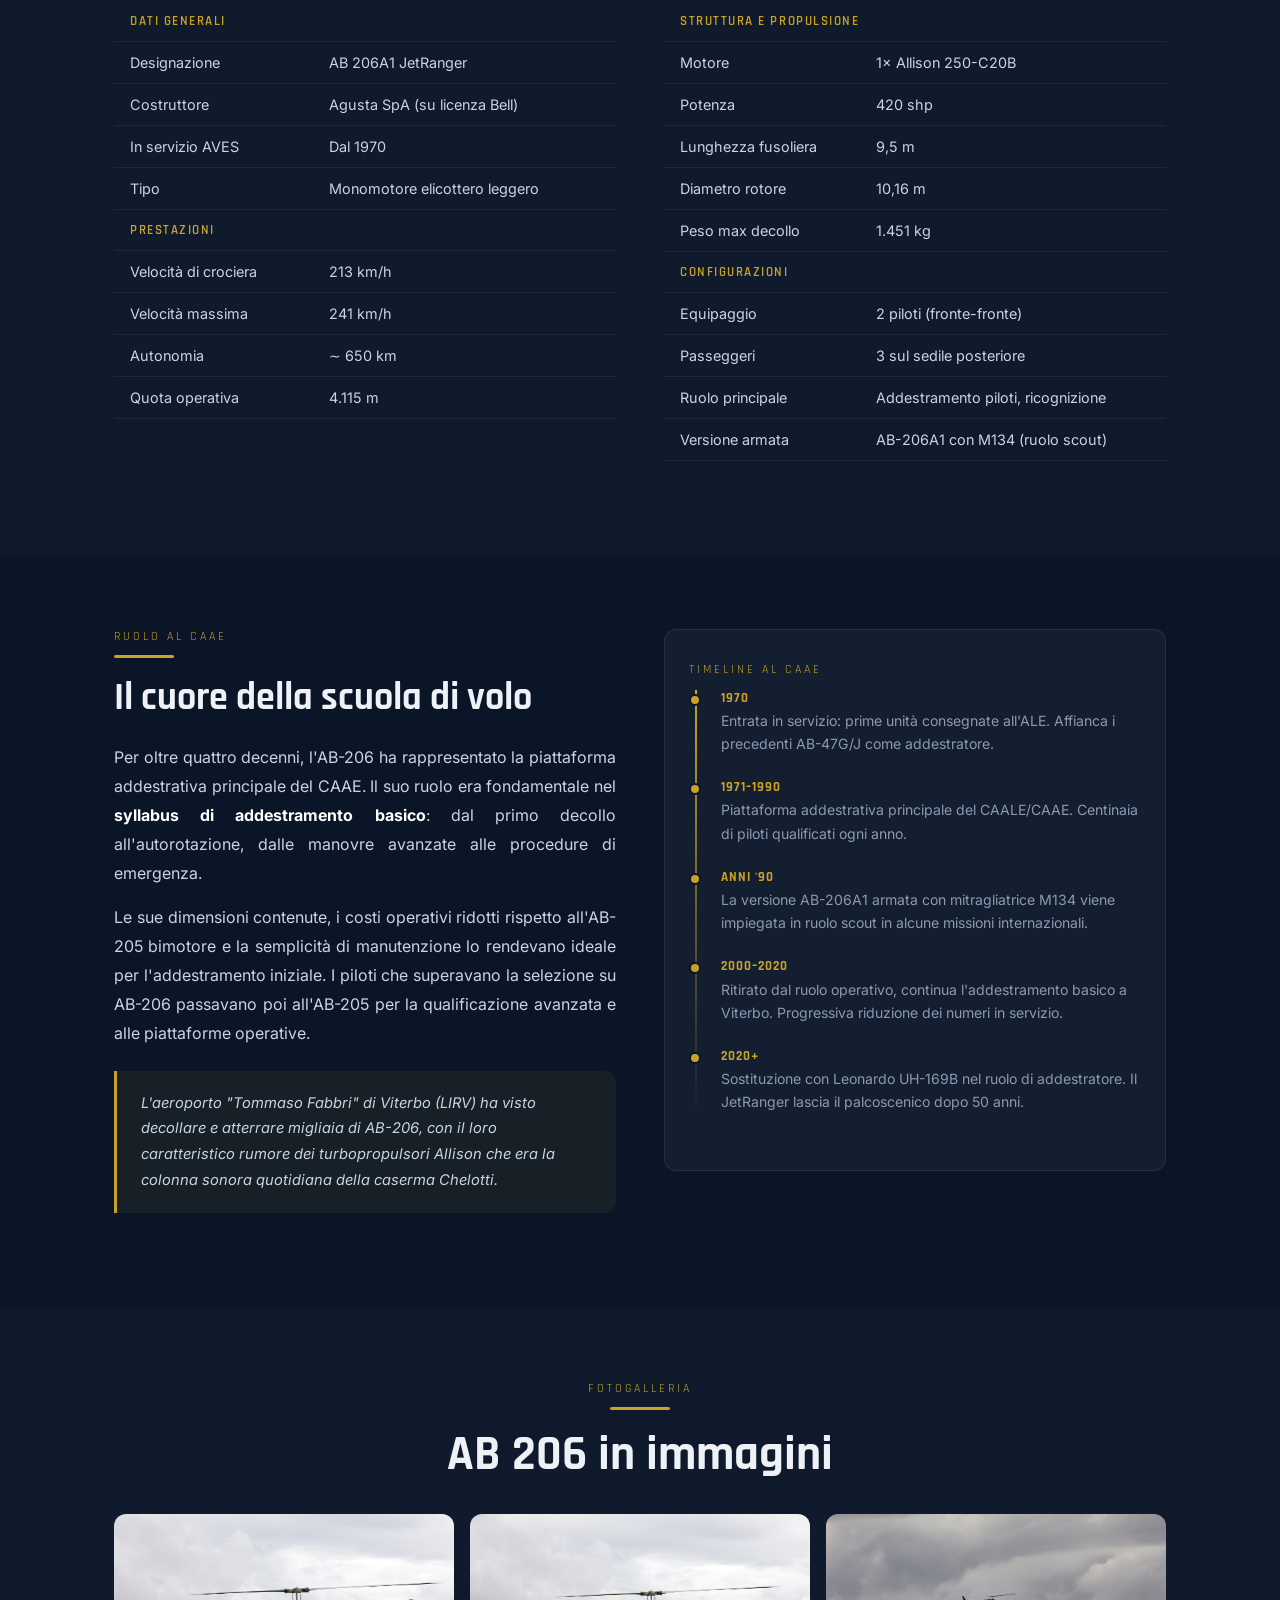
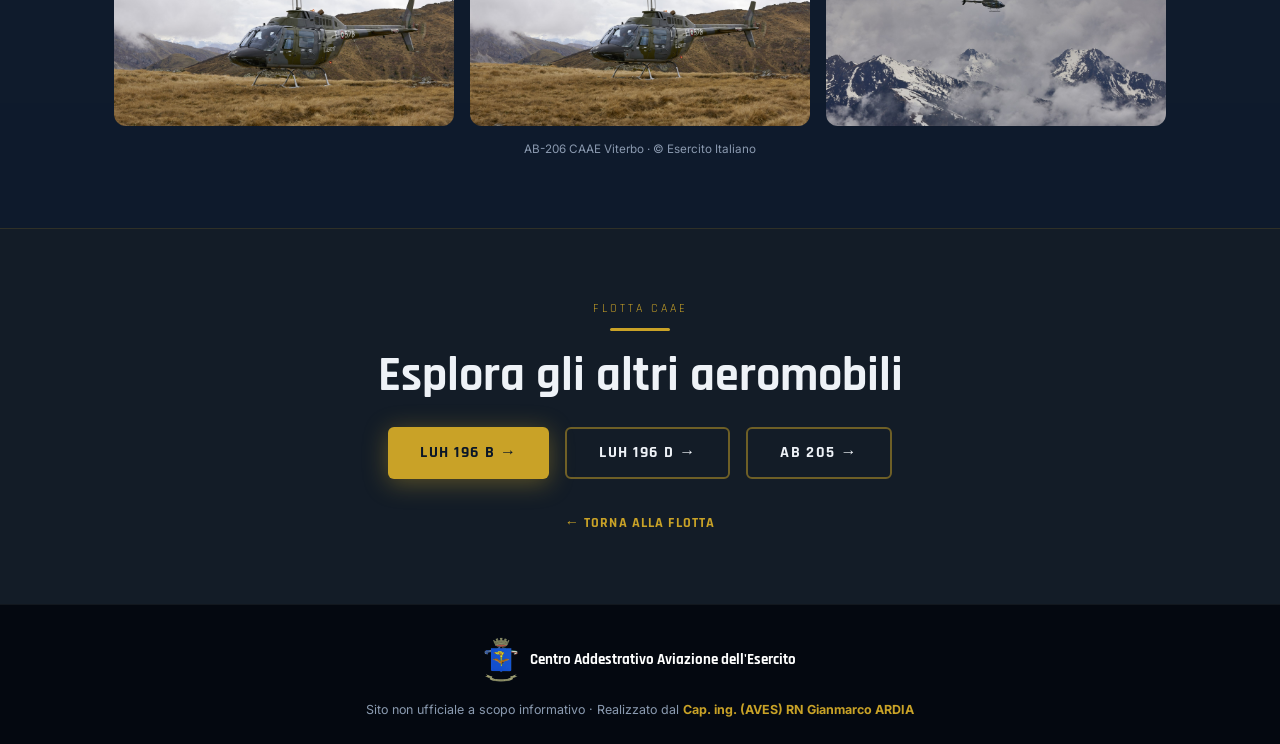
<file: flotta/ab206.html>
<!DOCTYPE html>
<html lang="it">
<head>
  <meta charset="UTF-8">
    <meta http-equiv="Cache-Control" content="no-cache, no-store, must-revalidate">
    <meta http-equiv="Pragma" content="no-cache">
    <meta http-equiv="Expires" content="0">
  <meta name="viewport" content="width=device-width, initial-scale=1.0">
  <meta name="description" content="Agusta-Bell AB 206 JetRanger – l'addestratore storico del CAAE di Viterbo. 40 anni di addestramento dei piloti dell'Aviazione dell'Esercito.">
  <title>AB 206 – Agusta-Bell JetRanger | CAAE Viterbo</title>
  <link rel="icon" href="../favicon.ico" sizes="any">
  <link rel="icon" href="../favicon.png" type="image/png" sizes="32x32">
  <link rel="apple-touch-icon" href="../apple-touch-icon.png" sizes="180x180">
  <link rel="preconnect" href="https://fonts.googleapis.com">
  <link rel="preconnect" href="https://fonts.gstatic.com" crossorigin>
  <link href="https://fonts.googleapis.com/css2?family=Rajdhani:wght@400;500;600;700&family=Inter:wght@300;400;500;600&display=swap" rel="stylesheet">
  <link href="https://unpkg.com/aos@2.3.4/dist/aos.css" rel="stylesheet">
  <link rel="stylesheet" href="../shared.css">
  <style>
    .chip-row { display:flex; flex-wrap:wrap; gap:.6rem; margin-top:1rem; }
    .chip { display:inline-flex; align-items:center; gap:.4rem; padding:.4rem .9rem; border-radius:20px; font-size:.8rem; font-family:'Rajdhani',sans-serif; font-weight:600; letter-spacing:.06em; text-transform:uppercase; }
    .chip-gold { background:rgba(201,162,39,.15); color:var(--gold); border:1px solid rgba(201,162,39,.3); }
    .chip-blue { background:rgba(30,110,220,.15); color:#6eb3ff; border:1px solid rgba(30,110,220,.3); }
    .chip-gray { background:rgba(255,255,255,.1); color:#c8d4e3; border:1px solid rgba(255,255,255,.2); }
    .callout { background:rgba(201,162,39,.07); border-left:3px solid var(--gold); border-radius:0 var(--radius) var(--radius) 0; padding:1.2rem 1.5rem; margin:1.5rem 0; }
    .callout p { font-size:.92rem; color:#c8d4e3; line-height:1.75; font-style:italic; }
    .back-btn { display:inline-flex; align-items:center; gap:.5rem; font-family:'Rajdhani',sans-serif; font-weight:700; font-size:.88rem; letter-spacing:.08em; text-transform:uppercase; color:var(--gold); transition:gap var(--tr); }
    .back-btn:hover { gap:.9rem; color:var(--gold2); }
    .detail-section { padding: 4.5rem 1.5rem; }
    .detail-section:nth-child(even) { background: rgba(255,255,255,.02); }
    .nav-sub-links { display:flex; flex-wrap:wrap; gap:.8rem; margin-top:2rem; justify-content:center; }
    .nav-sub-links a { font-family:'Rajdhani',sans-serif; font-size:.82rem; font-weight:600; color:var(--gray); letter-spacing:.06em; text-transform:uppercase; padding:.4rem .9rem; border:1px solid rgba(255,255,255,.1); border-radius:6px; transition:var(--tr); }
    .nav-sub-links a:hover, .nav-sub-links a.active { border-color:var(--gold); color:var(--gold); background:rgba(201,162,39,.07); }
    .timeline-simple { position:relative; padding-left:2rem; }
    .timeline-simple::before { content:''; position:absolute; left:6px; top:0; bottom:0; width:2px; background:linear-gradient(to bottom,var(--gold),transparent); }
    .tls-item { position:relative; margin-bottom:1.5rem; }
    .tls-dot { position:absolute; left:-2rem; top:.25rem; width:12px; height:12px; border-radius:50%; background:var(--gold); border:2px solid var(--navy); }
    .tls-year { font-family:'Rajdhani',sans-serif; font-size:.8rem; font-weight:700; color:var(--gold); letter-spacing:.08em; text-transform:uppercase; }
    .tls-text { font-size:.88rem; color:#8b9ab0; line-height:1.65; margin-top:.2rem; }
  </style>
</head>
<body>

<div id="dynamic-bg">
  <div class="bg-layer active" style="background-image:url('../imgs/ab206_bg.jpg?v=5')"></div>
</div>
<div class="bg-overlay"></div>

<nav id="navbar">
  <a href="../index.html" class="nav-brand">
    <span>CAAE · Viterbo</span>
  </a>
  <ul class="nav-links">
    <li><a href="../index.html#about">Chi Siamo</a></li>
    <li><a href="../index.html#storia">Storia</a></li>
    <li><a href="../index.html#attivita">Attività</a></li>
    <li><a href="../index.html#flotta">Flotta</a></li>
    <li><a href="../index.html#bandiera">Bandiera</a></li>
    <li><a href="../index.html#contatti">Contatti</a></li>
  </ul>
  <div class="hamburger" id="hamburger" role="button" aria-label="Menu" aria-expanded="false">
    <span></span><span></span><span></span>
  </div>
</nav>

<div class="mobile-menu" id="mobileMenu" role="dialog" aria-label="Menu principale">
  <button class="mobile-close" id="menuClose" aria-label="Chiudi menu">✕</button>
  <a href="../index.html#about" onclick="closeMenu()">Chi Siamo</a>
  <a href="../index.html#storia" onclick="closeMenu()">Storia</a>
  <a href="../index.html#attivita" onclick="closeMenu()">Attività</a>
  <a href="../index.html#flotta" onclick="closeMenu()">Flotta</a>
  <a href="../index.html#bandiera" onclick="closeMenu()">Bandiera</a>
  <a href="../index.html#contatti" onclick="closeMenu()">Contatti</a>
</div>

<!-- HERO -->
<div class="sub-hero">
  <div class="sub-hero-bg" style="background-image:url('../imgs/ab206_bg.jpg?v=5')"></div>
  <div class="sub-hero-overlay"></div>
  <div class="sub-hero-content">
    <p class="breadcrumb"><a href="../index.html">Home</a> › <a href="../index.html#flotta">Flotta</a> › AB 206</p>
    <h1>AB 206 "JetRanger"</h1>
    <p>Agusta-Bell 206 – L'addestratore per eccellenza del CAAE di Viterbo</p>
    <div class="chip-row" style="justify-content:center; margin-top:1rem;">
      <span class="chip chip-gray">Storico · Viterbo LIRV</span>
      <span class="chip chip-gold">40+ anni CAAE</span>
      <span class="chip chip-blue">Addestrativo</span>
    </div>
  </div>
</div>

<!-- FLEET NAV -->
<div style="background:rgba(10,22,40,.9); border-bottom:1px solid rgba(255,255,255,.06); padding:.9rem 1.5rem;">
  <div class="container">
    <div class="nav-sub-links">
      <a href="luh196b.html">LUH 196 B</a>
      <a href="luh196d.html">LUH 196 D</a>
      <a href="ab205.html">AB 205</a>
      <a href="ab206.html" class="active">AB 206</a>
    </div>
  </div>
</div>

<!-- OVERVIEW -->
<div class="detail-section">
  <div class="container">
    <div class="content-grid">
      <div class="sticky-img" data-aos="fade-right">
        <img src="../imgs/ab206_caae.jpg?v=5" alt="AB-206 CAAE EI-578 in volo">
        <p style="font-size:.72rem; color:var(--gray); margin-top:.5rem;">AB-206 (EI-578) del CAAE in volo · Aeroporto "T. Fabbri" Viterbo LIRV · © Esercito Italiano</p>
      </div>
      <div data-aos="fade-left">
        <p class="label">Agusta-Bell 206A JetRanger · addestratore</p>
        <div class="divider" style="margin:.7rem 0 1.2rem;"></div>
        <h2 class="section-heading" style="margin-bottom:1.2rem;">Il battesimo del volo<br>di ogni pilota <span class="gold">AVES</span></h2>
        <p class="body-text">L'<strong style="color:#fff">Agusta-Bell AB 206</strong> è la versione italiana costruita su licenza del celebre <strong style="color:var(--gold)">Bell 206A JetRanger</strong>. Entrato in servizio nell'Aviazione Leggera dell'Esercito dal <strong style="color:#fff">1970</strong>, è stato per oltre 40 anni la principale piattaforma addestrativa del CAAE di Viterbo, dove centinaia di allievi piloti hanno effettuato i loro primi voli militari.</p>
        <p class="body-text" style="margin-top:1rem;">La foto d'apertura, scattata all'aeroporto "Tommaso Fabbri" di Viterbo (LIRV), documenta la presenza di questo piccolo e agile elicottero sulla pista stessa dove generazioni di piloti AVES hanno scritto le prime pagine della loro carriera aviativa. L'AB-206 è stato progressivamente sostituito dal Leonardo UH-169B nel ruolo di addestratore principale.</p>
        <div class="callout">
          <p>"Ogni pilota dell'AVES porta nel cuore il ricordo dei suoi primi voli sul JetRanger. Quel piccolo elicottero monomotore ha insegnato a volare a generazioni di Baschi Azzurri, regalando emozioni indimenticabili e fondando le basi di carriere operative di eccellenza."</p>
        </div>
      </div>
    </div>
  </div>
</div>

<!-- SPECS -->
<div class="detail-section">
  <div class="container">
    <div data-aos="fade-up" style="text-align:center; margin-bottom:2.5rem;">
      <p class="label">Scheda tecnica</p>
      <div class="divider"></div>
      <h2 class="section-heading">Caratteristiche principali</h2>
    </div>
    <div class="content-grid" data-aos="fade-up">
      <div>
        <table class="specs-table">
          <tr><th colspan="2">Dati generali</th></tr>
          <tr><td>Designazione</td><td>AB 206A1 JetRanger</td></tr>
          <tr><td>Costruttore</td><td>Agusta SpA (su licenza Bell)</td></tr>
          <tr><td>In servizio AVES</td><td>Dal 1970</td></tr>
          <tr><td>Tipo</td><td>Monomotore elicottero leggero</td></tr>
          <tr><th colspan="2">Prestazioni</th></tr>
          <tr><td>Velocità di crociera</td><td>213 km/h</td></tr>
          <tr><td>Velocità massima</td><td>241 km/h</td></tr>
          <tr><td>Autonomia</td><td>∼ 650 km</td></tr>
          <tr><td>Quota operativa</td><td>4.115 m</td></tr>
        </table>
      </div>
      <div>
        <table class="specs-table">
          <tr><th colspan="2">Struttura e propulsione</th></tr>
          <tr><td>Motore</td><td>1× Allison 250-C20B</td></tr>
          <tr><td>Potenza</td><td>420 shp</td></tr>
          <tr><td>Lunghezza fusoliera</td><td>9,5 m</td></tr>
          <tr><td>Diametro rotore</td><td>10,16 m</td></tr>
          <tr><td>Peso max decollo</td><td>1.451 kg</td></tr>
          <tr><th colspan="2">Configurazioni</th></tr>
          <tr><td>Equipaggio</td><td>2 piloti (fronte-fronte)</td></tr>
          <tr><td>Passeggeri</td><td>3 sul sedile posteriore</td></tr>
          <tr><td>Ruolo principale</td><td>Addestramento piloti, ricognizione</td></tr>
          <tr><td>Versione armata</td><td>AB-206A1 con M134 (ruolo scout)</td></tr>
        </table>
      </div>
    </div>
  </div>
</div>

<!-- STORIA AL CAAE -->
<div class="detail-section">
  <div class="container">
    <div class="content-grid">
      <div data-aos="fade-right">
        <p class="label">Ruolo al CAAE</p>
        <div class="divider" style="margin:.7rem 0 1.2rem;"></div>
        <h2 class="section-heading" style="font-size:clamp(1.5rem,4vw,2.4rem); margin-bottom:1.5rem;">Il cuore della scuola di volo</h2>
        <p class="body-text">Per oltre quattro decenni, l'AB-206 ha rappresentato la piattaforma addestrativa principale del CAAE. Il suo ruolo era fondamentale nel <strong style="color:#fff">syllabus di addestramento basico</strong>: dal primo decollo all'autorotazione, dalle manovre avanzate alle procedure di emergenza.</p>
        <p class="body-text" style="margin-top:1rem;">Le sue dimensioni contenute, i costi operativi ridotti rispetto all'AB-205 bimotore e la semplicità di manutenzione lo rendevano ideale per l'addestramento iniziale. I piloti che superavano la selezione su AB-206 passavano poi all'AB-205 per la qualificazione avanzata e alle piattaforme operative.</p>
        <div class="callout">
          <p>L'aeroporto "Tommaso Fabbri" di Viterbo (LIRV) ha visto decollare e atterrare migliaia di AB-206, con il loro caratteristico rumore dei turbopropulsori Allison che era la colonna sonora quotidiana della caserma Chelotti.</p>
        </div>
      </div>
      <div data-aos="fade-left">
        <div class="card" style="margin-bottom:1.5rem;">
          <p class="label" style="margin-bottom:.8rem;">Timeline al CAAE</p>
          <div class="timeline-simple">
            <div class="tls-item">
              <div class="tls-dot"></div>
              <div class="tls-year">1970</div>
              <div class="tls-text">Entrata in servizio: prime unità consegnate all'ALE. Affianca i precedenti AB-47G/J come addestratore.</div>
            </div>
            <div class="tls-item">
              <div class="tls-dot"></div>
              <div class="tls-year">1971–1990</div>
              <div class="tls-text">Piattaforma addestrativa principale del CAALE/CAAE. Centinaia di piloti qualificati ogni anno.</div>
            </div>
            <div class="tls-item">
              <div class="tls-dot"></div>
              <div class="tls-year">Anni '90</div>
              <div class="tls-text">La versione AB-206A1 armata con mitragliatrice M134 viene impiegata in ruolo scout in alcune missioni internazionali.</div>
            </div>
            <div class="tls-item">
              <div class="tls-dot"></div>
              <div class="tls-year">2000–2020</div>
              <div class="tls-text">Ritirato dal ruolo operativo, continua l'addestramento basico a Viterbo. Progressiva riduzione dei numeri in servizio.</div>
            </div>
            <div class="tls-item">
              <div class="tls-dot"></div>
              <div class="tls-year">2020+</div>
              <div class="tls-text">Sostituzione con Leonardo UH-169B nel ruolo di addestratore. Il JetRanger lascia il palcoscenico dopo 50 anni.</div>
            </div>
          </div>
        </div>
      </div>
    </div>
  </div>
</div>

<!-- GALLERY -->
<div class="detail-section">
  <div class="container">
    <div data-aos="fade-up" style="text-align:center; margin-bottom:2rem;">
      <p class="label">Fotogalleria</p>
      <div class="divider"></div>
      <h2 class="section-heading">AB 206 in immagini</h2>
    </div>
    <div class="photo-grid" data-aos="fade-up">
      <div class="photo-item">
        <img src="../imgs/ab206_gallery1.jpg?v=5" alt="AB-206 CAAE EI-578 in volo" loading="lazy">
      </div>
      <div class="photo-item">
        <img src="../imgs/ab206_caae.jpg?v=5" alt="AB-206 CAAE volo" loading="lazy">
      </div>
      <div class="photo-item">
        <img src="../imgs/ab206_gallery2.jpg?v=5" alt="AB-206 CAAE formazione" loading="lazy">
      </div>
    </div>
    <p style="font-size:.73rem; color:var(--gray); text-align:center; margin-top:1rem;">AB-206 CAAE Viterbo · © Esercito Italiano</p>
  </div>
</div>

<!-- CTA -->
<div class="detail-section" style="background:rgba(201,162,39,.05); border-top:1px solid rgba(201,162,39,.15);">
  <div class="container" style="text-align:center;" data-aos="fade-up">
    <p class="label">Flotta CAAE</p>
    <div class="divider"></div>
    <h2 class="section-heading" style="margin-bottom:1.5rem;">Esplora gli altri aeromobili</h2>
    <div style="display:flex; flex-wrap:wrap; gap:1rem; justify-content:center;">
      <a href="luh196b.html" class="btn btn-gold">LUH 196 B →</a>
      <a href="luh196d.html" class="btn btn-outline">LUH 196 D →</a>
      <a href="ab205.html" class="btn btn-outline">AB 205 →</a>
    </div>
    <div style="margin-top:2rem;">
      <a href="../index.html#flotta" class="back-btn">← Torna alla flotta</a>
    </div>
  </div>
</div>

<footer>
  <div class="footer-logo">
    <img src="../stemma_caae.png" alt="Logo AVES">
    <span>Centro Addestrativo Aviazione dell'Esercito</span>
  </div>
  <nav class="footer-links" aria-label="Link footer">
    <a href="../index.html">Home</a>
    <a href="../index.html#attivita">Corsi</a>
    <a href="../index.html#flotta">Flotta</a>
    <a href="../bandiera.html">Bandiera</a>
    <a href="../storia.html">Storia</a>
  </nav>
  <p class="footer-copy">
    Sito non ufficiale a scopo informativo · Realizzato dal <strong style="color:var(--gold)">Cap. ing. (AVES) RN Gianmarco ARDIA</strong>
  </p>
</footer>

<button id="btt" onclick="window.scrollTo({top:0,behavior:'smooth'})" aria-label="Torna su">↑</button>

<script src="https://unpkg.com/aos@2.3.4/dist/aos.js"></script>
<script>
  AOS.init({ once:true, duration:750, easing:'ease-out-cubic', offset:50 });
  const nav = document.getElementById('navbar');
  const btt = document.getElementById('btt');
  window.addEventListener('scroll', () => {
    nav.classList.toggle('scrolled', window.scrollY > 60);
    btt.classList.toggle('show', window.scrollY > 400);
  }, { passive:true });
  const hamburger = document.getElementById('hamburger');
  const mobileMenu = document.getElementById('mobileMenu');
  const menuClose  = document.getElementById('menuClose');
  function openMenu() { hamburger.classList.add('open'); hamburger.setAttribute('aria-expanded','true'); mobileMenu.classList.add('open'); document.body.style.overflow='hidden'; }
  function closeMenu() { hamburger.classList.remove('open'); hamburger.setAttribute('aria-expanded','false'); mobileMenu.classList.remove('open'); document.body.style.overflow=''; }
  hamburger.addEventListener('click', () => mobileMenu.classList.contains('open') ? closeMenu() : openMenu());
  menuClose.addEventListener('click', closeMenu);
  mobileMenu.addEventListener('click', e => { if(e.target === mobileMenu) closeMenu(); });
</script>
</body>
</html>
</file>
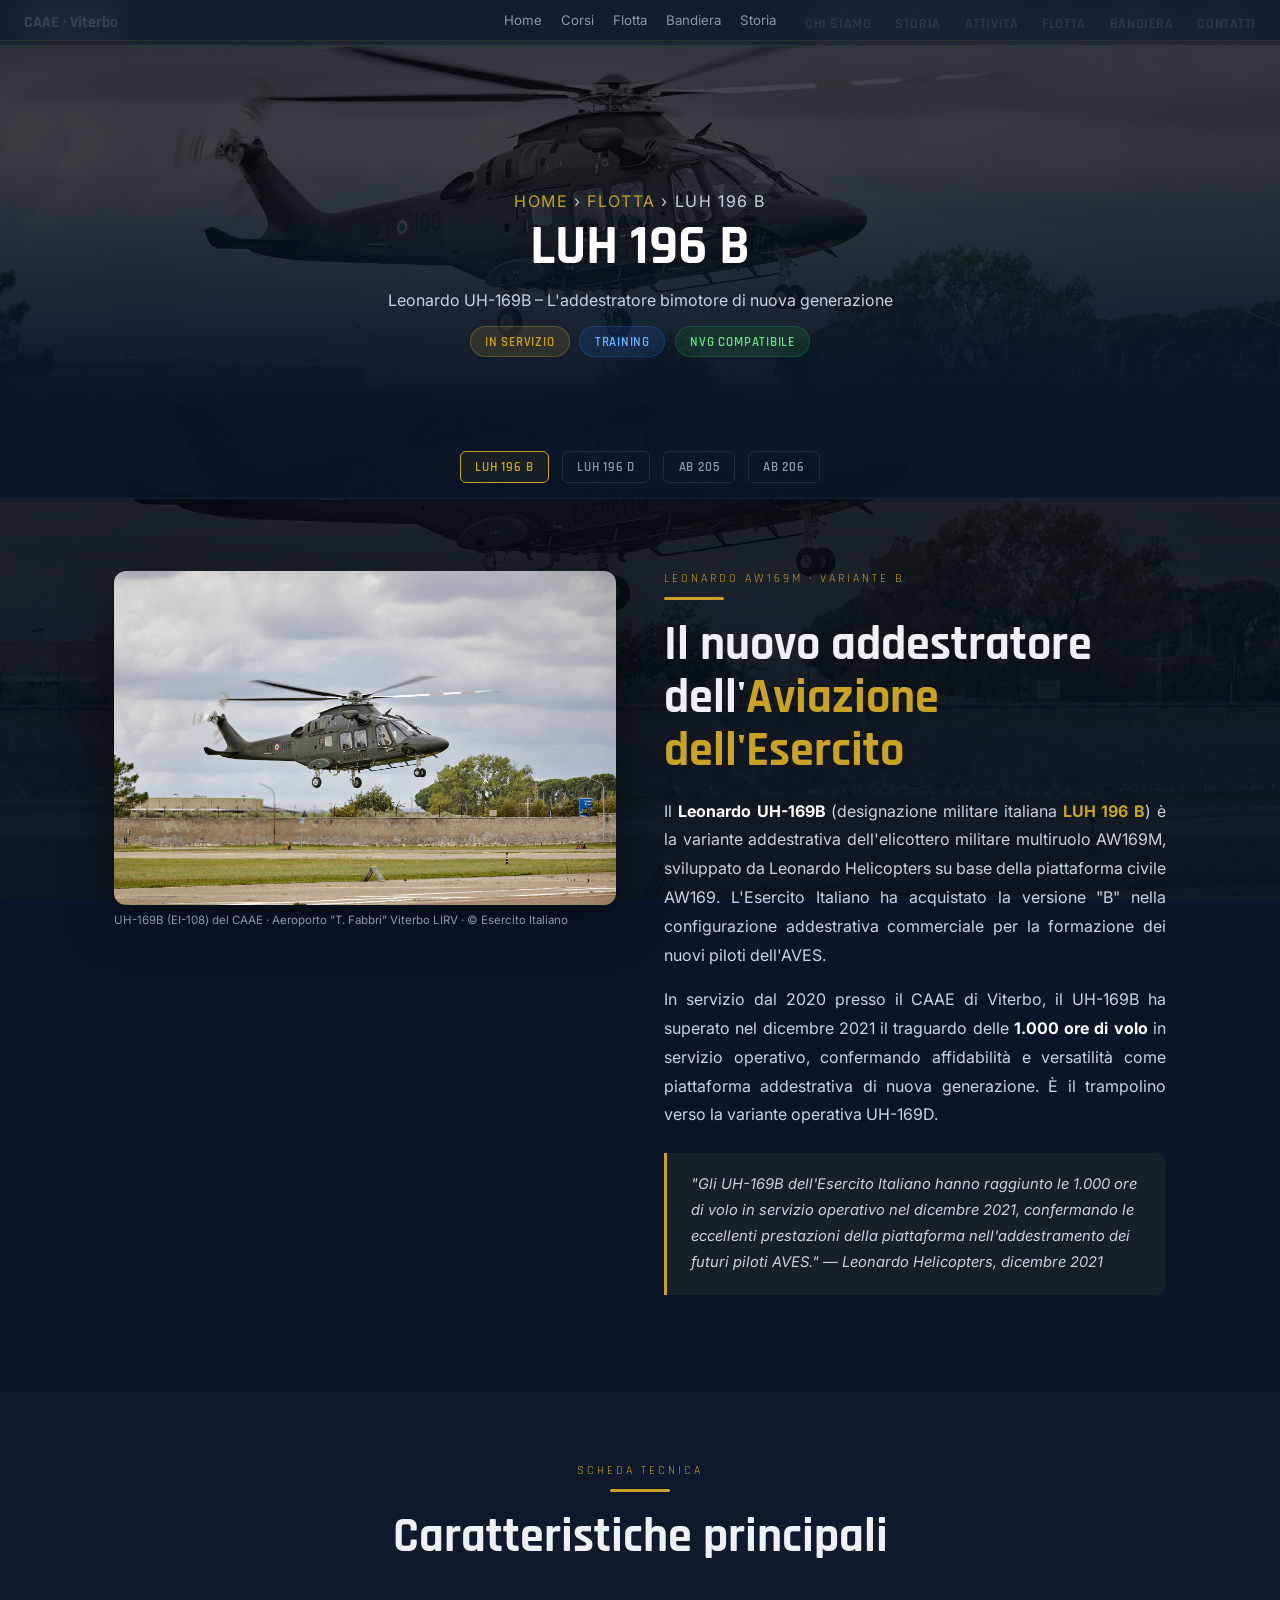
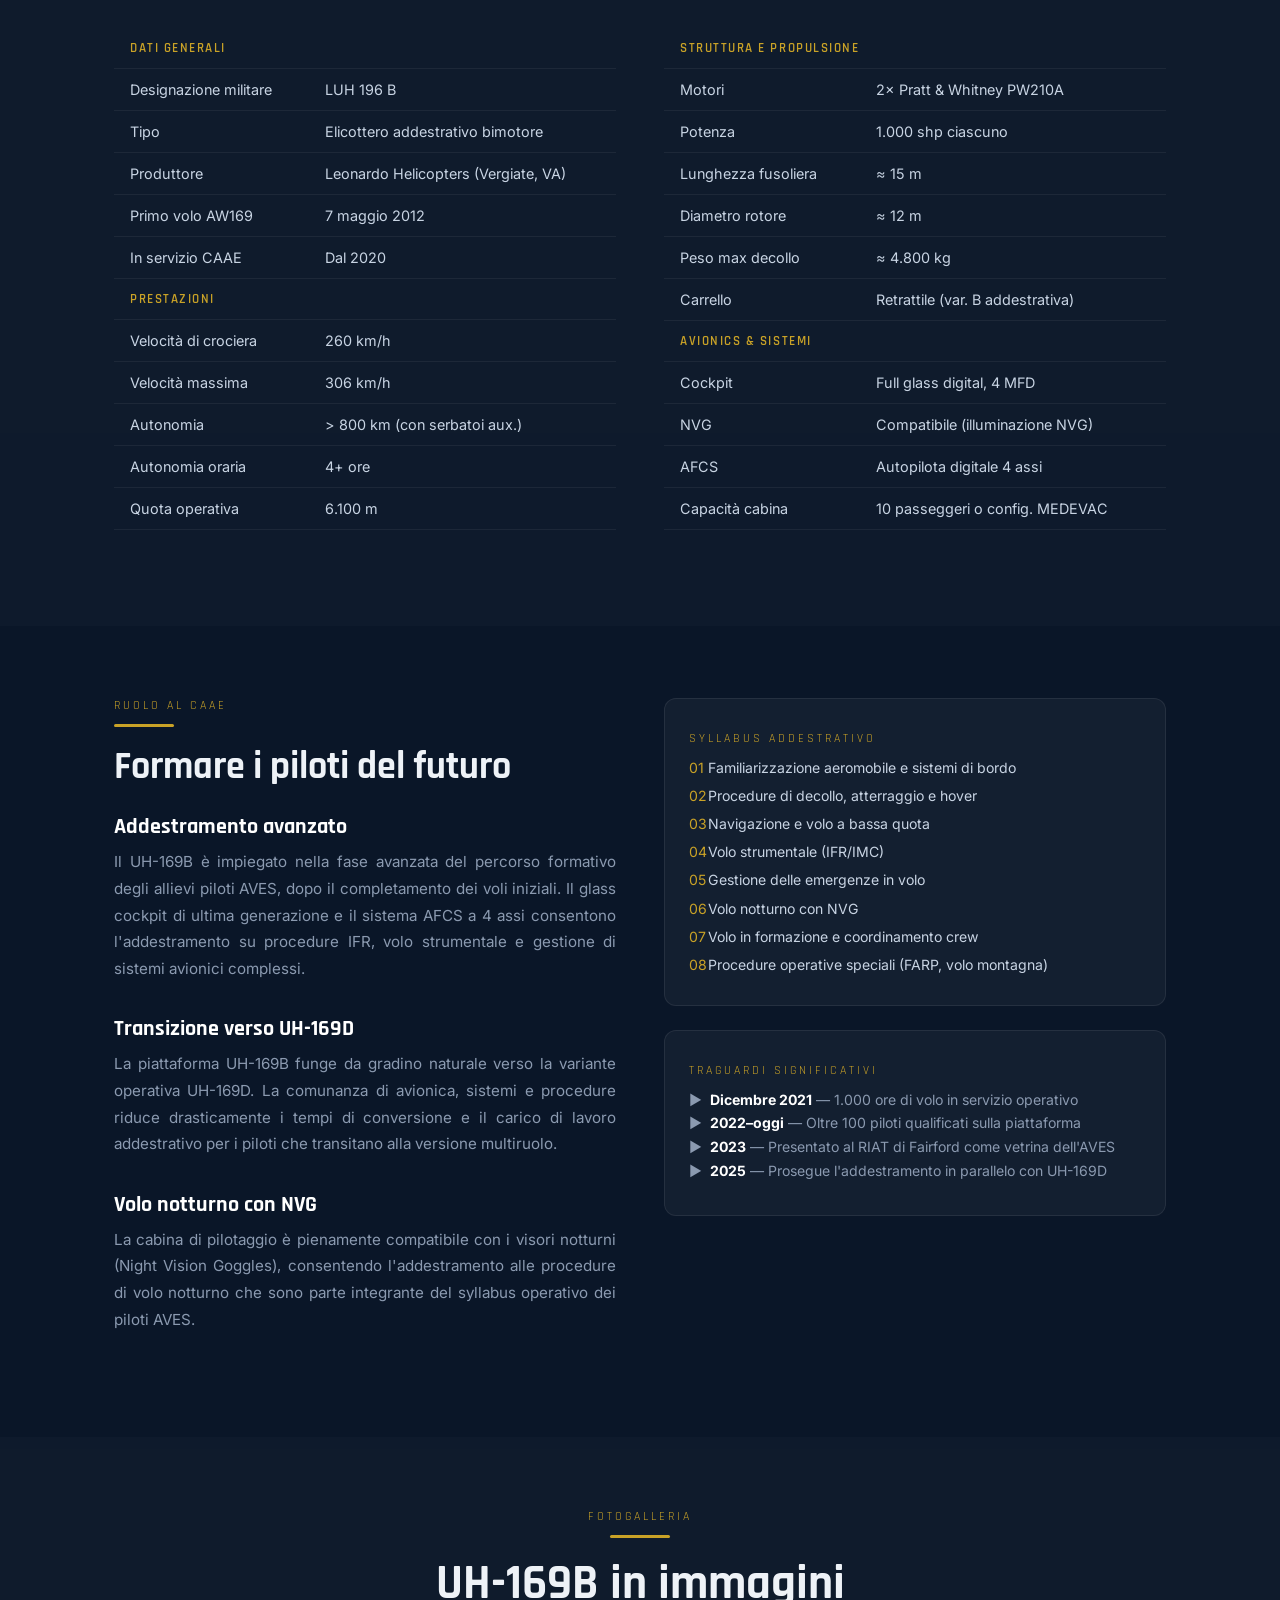
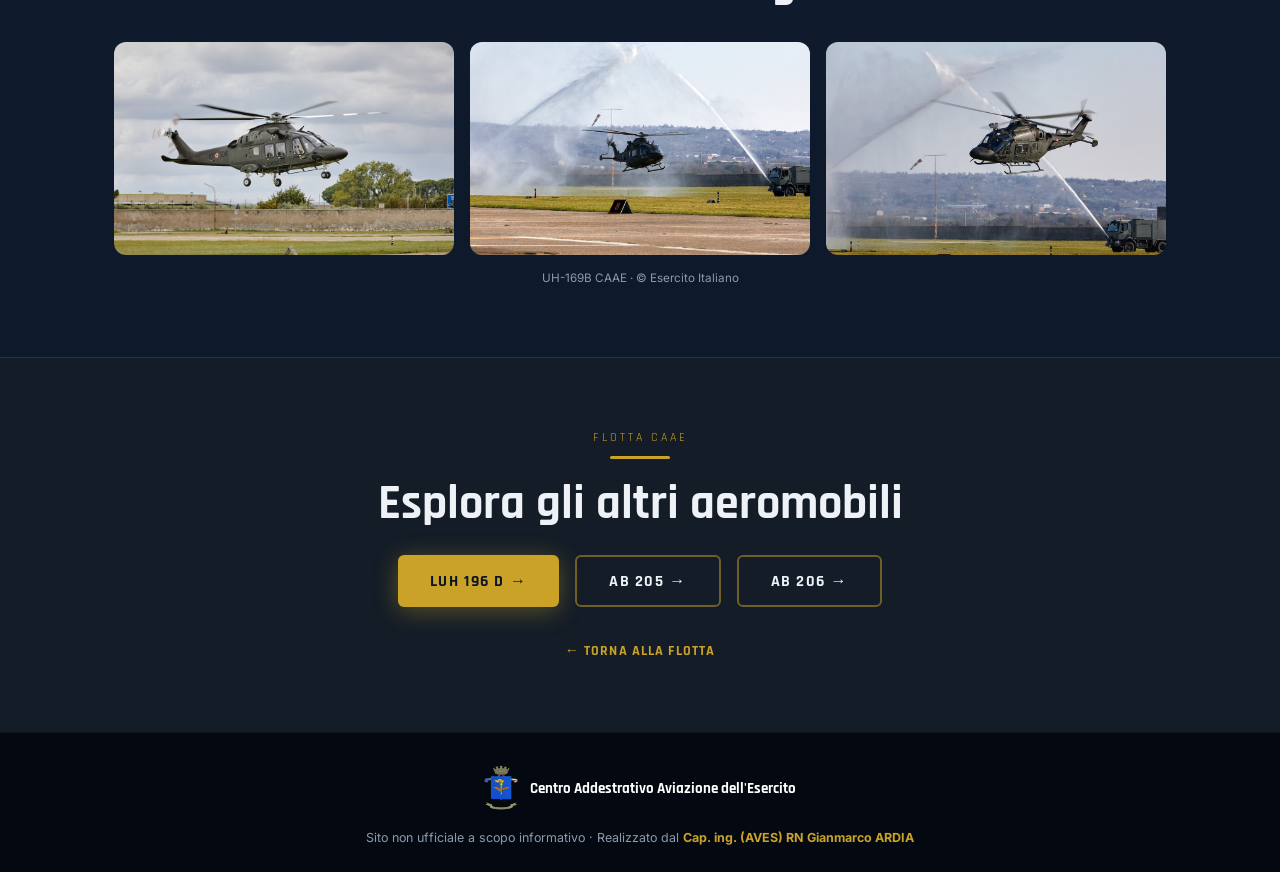
<file: flotta/luh196b.html>
<!DOCTYPE html>
<html lang="it">
<head>
  <meta charset="UTF-8">
    <meta http-equiv="Cache-Control" content="no-cache, no-store, must-revalidate">
    <meta http-equiv="Pragma" content="no-cache">
    <meta http-equiv="Expires" content="0">
  <meta name="viewport" content="width=device-width, initial-scale=1.0">
  <meta name="description" content="Leonardo UH-169B – LUH 196 B dell'Aviazione dell'Esercito. Scheda tecnica, foto e ruolo addestrativo presso il CAAE di Viterbo.">
  <title>LUH 196 B – UH-169B | CAAE Viterbo</title>
  <link rel="icon" href="../favicon.ico" sizes="any">
  <link rel="icon" href="../favicon.png" type="image/png" sizes="32x32">
  <link rel="apple-touch-icon" href="../apple-touch-icon.png" sizes="180x180">
  <link rel="preconnect" href="https://fonts.googleapis.com">
  <link rel="preconnect" href="https://fonts.gstatic.com" crossorigin>
  <link href="https://fonts.googleapis.com/css2?family=Rajdhani:wght@400;500;600;700&family=Inter:wght@300;400;500;600&display=swap" rel="stylesheet">
  <link href="https://unpkg.com/aos@2.3.4/dist/aos.css" rel="stylesheet">
  <link rel="stylesheet" href="../shared.css">
  <style>
    .sub-hero { background: transparent; }
    .detail-section { padding: 4.5rem 1.5rem; }
    .detail-section:nth-child(even) { background: rgba(255,255,255,.02); }
    .chip-row { display:flex; flex-wrap:wrap; gap:.6rem; margin-top:1rem; }
    .chip { display:inline-flex; align-items:center; gap:.4rem; padding:.4rem .9rem; border-radius:20px; font-size:.8rem; font-family:'Rajdhani',sans-serif; font-weight:600; letter-spacing:.06em; text-transform:uppercase; }
    .chip-gold { background:rgba(201,162,39,.15); color:var(--gold); border:1px solid rgba(201,162,39,.3); }
    .chip-blue { background:rgba(30,110,220,.15); color:#6eb3ff; border:1px solid rgba(30,110,220,.3); }
    .chip-green { background:rgba(30,160,60,.15); color:#6fdf80; border:1px solid rgba(30,160,60,.3); }
    .callout { background:rgba(201,162,39,.07); border-left:3px solid var(--gold); border-radius:0 var(--radius) var(--radius) 0; padding:1.2rem 1.5rem; margin:1.5rem 0; }
    .callout p { font-size:.92rem; color:#c8d4e3; line-height:1.75; font-style:italic; }
    .back-btn { display:inline-flex; align-items:center; gap:.5rem; font-family:'Rajdhani',sans-serif; font-weight:700; font-size:.88rem; letter-spacing:.08em; text-transform:uppercase; color:var(--gold); transition:gap var(--tr); }
    .back-btn:hover { gap:.9rem; color:var(--gold2); }
    .nav-sub-links { display:flex; flex-wrap:wrap; gap:.8rem; margin-top:2rem; justify-content:center; }
    .nav-sub-links a { font-family:'Rajdhani',sans-serif; font-size:.82rem; font-weight:600; color:var(--gray); letter-spacing:.06em; text-transform:uppercase; padding:.4rem .9rem; border:1px solid rgba(255,255,255,.1); border-radius:6px; transition:var(--tr); }
    .nav-sub-links a:hover, .nav-sub-links a.active { border-color:var(--gold); color:var(--gold); background:rgba(201,162,39,.07); }
  </style>
</head>
<body>

<div id="dynamic-bg">
  <div class="bg-layer active" style="background-image:url('../imgs/luh169b_bg.jpg?v=5')"></div>
</div>
<div class="bg-overlay"></div>

<nav id="navbar">
  <a href="../index.html" class="nav-brand">
    <span>CAAE · Viterbo</span>
  </a>
  <ul class="nav-links">
    <li><a href="../index.html#about">Chi Siamo</a></li>
    <li><a href="../index.html#storia">Storia</a></li>
    <li><a href="../index.html#attivita">Attività</a></li>
    <li><a href="../index.html#flotta">Flotta</a></li>
    <li><a href="../index.html#bandiera">Bandiera</a></li>
    <li><a href="../index.html#contatti">Contatti</a></li>
  </ul>
  <div class="hamburger" id="hamburger" role="button" aria-label="Menu" aria-expanded="false">
    <span></span><span></span><span></span>
  </div>
</nav>

<div class="mobile-menu" id="mobileMenu" role="dialog" aria-label="Menu principale">
  <button class="mobile-close" id="menuClose" aria-label="Chiudi menu">✕</button>
  <a href="../index.html#about" onclick="closeMenu()">Chi Siamo</a>
  <a href="../index.html#storia" onclick="closeMenu()">Storia</a>
  <a href="../index.html#attivita" onclick="closeMenu()">Attività</a>
  <a href="../index.html#flotta" onclick="closeMenu()">Flotta</a>
  <a href="../index.html#bandiera" onclick="closeMenu()">Bandiera</a>
  <a href="../index.html#contatti" onclick="closeMenu()">Contatti</a>
</div>

<!-- HERO -->
<div class="sub-hero">
  <div class="sub-hero-bg" style="background-image:url('../imgs/luh169b_bg.jpg?v=5')"></div>
  <div class="sub-hero-overlay"></div>
  <div class="sub-hero-content">
    <p class="breadcrumb"><a href="../index.html">Home</a> › <a href="../index.html#flotta">Flotta</a> › LUH 196 B</p>
    <h1>LUH 196 B</h1>
    <p>Leonardo UH-169B – L'addestratore bimotore di nuova generazione</p>
    <div class="chip-row" style="justify-content:center; margin-top:1rem;">
      <span class="chip chip-gold">In servizio</span>
      <span class="chip chip-blue">Training</span>
      <span class="chip chip-green">NVG compatibile</span>
    </div>
  </div>
</div>

<!-- FLEET NAV -->
<div style="background:rgba(10,22,40,.9); border-bottom:1px solid rgba(255,255,255,.06); padding:.9rem 1.5rem;">
  <div class="container">
    <div class="nav-sub-links">
      <a href="luh196b.html" class="active">LUH 196 B</a>
      <a href="luh196d.html">LUH 196 D</a>
      <a href="ab205.html">AB 205</a>
      <a href="ab206.html">AB 206</a>
    </div>
  </div>
</div>

<!-- OVERVIEW -->
<div class="detail-section">
  <div class="container">
    <div class="content-grid">
      <div class="sticky-img" data-aos="fade-right">
        <img src="../imgs/luh169b_caae.jpg?v=5" alt="UH-169B CAAE EI-108 Viterbo LIRV">
        <p style="font-size:.72rem; color:var(--gray); margin-top:.5rem;">UH-169B (EI-108) del CAAE · Aeroporto "T. Fabbri" Viterbo LIRV · © Esercito Italiano</p>
      </div>
      <div data-aos="fade-left">
        <p class="label">Leonardo AW169M · variante B</p>
        <div class="divider" style="margin:0.7rem 0 1.2rem;"></div>
        <h2 class="section-heading" style="margin-bottom:1.2rem;">Il nuovo addestratore<br>dell'<span class="gold">Aviazione dell'Esercito</span></h2>
        <p class="body-text">Il <strong style="color:#fff">Leonardo UH-169B</strong> (designazione militare italiana <strong style="color:var(--gold)">LUH 196 B</strong>) è la variante addestrativa dell'elicottero militare multiruolo AW169M, sviluppato da Leonardo Helicopters su base della piattaforma civile AW169. L'Esercito Italiano ha acquistato la versione "B" nella configurazione addestrativa commerciale per la formazione dei nuovi piloti dell'AVES.</p>
        <p class="body-text" style="margin-top:1rem;">In servizio dal 2020 presso il CAAE di Viterbo, il UH-169B ha superato nel dicembre 2021 il traguardo delle <strong style="color:#fff">1.000 ore di volo</strong> in servizio operativo, confermando affidabilità e versatilità come piattaforma addestrativa di nuova generazione. È il trampolino verso la variante operativa UH-169D.</p>
        <div class="callout">
          <p>"Gli UH-169B dell'Esercito Italiano hanno raggiunto le 1.000 ore di volo in servizio operativo nel dicembre 2021, confermando le eccellenti prestazioni della piattaforma nell'addestramento dei futuri piloti AVES." — <em>Leonardo Helicopters, dicembre 2021</em></p>
        </div>
      </div>
    </div>
  </div>
</div>

<!-- SPECS -->
<div class="detail-section">
  <div class="container">
    <div data-aos="fade-up" style="text-align:center; margin-bottom:2.5rem;">
      <p class="label">Scheda tecnica</p>
      <div class="divider"></div>
      <h2 class="section-heading">Caratteristiche principali</h2>
    </div>
    <div class="content-grid" data-aos="fade-up">
      <div>
        <table class="specs-table">
          <tr><th colspan="2">Dati generali</th></tr>
          <tr><td>Designazione militare</td><td>LUH 196 B</td></tr>
          <tr><td>Tipo</td><td>Elicottero addestrativo bimotore</td></tr>
          <tr><td>Produttore</td><td>Leonardo Helicopters (Vergiate, VA)</td></tr>
          <tr><td>Primo volo AW169</td><td>7 maggio 2012</td></tr>
          <tr><td>In servizio CAAE</td><td>Dal 2020</td></tr>
          <tr><th colspan="2">Prestazioni</th></tr>
          <tr><td>Velocità di crociera</td><td>260 km/h</td></tr>
          <tr><td>Velocità massima</td><td>306 km/h</td></tr>
          <tr><td>Autonomia</td><td>&gt; 800 km (con serbatoi aux.)</td></tr>
          <tr><td>Autonomia oraria</td><td>4+ ore</td></tr>
          <tr><td>Quota operativa</td><td>6.100 m</td></tr>
        </table>
      </div>
      <div>
        <table class="specs-table">
          <tr><th colspan="2">Struttura e propulsione</th></tr>
          <tr><td>Motori</td><td>2× Pratt &amp; Whitney PW210A</td></tr>
          <tr><td>Potenza</td><td>1.000 shp ciascuno</td></tr>
          <tr><td>Lunghezza fusoliera</td><td>≈ 15 m</td></tr>
          <tr><td>Diametro rotore</td><td>≈ 12 m</td></tr>
          <tr><td>Peso max decollo</td><td>≈ 4.800 kg</td></tr>
          <tr><td>Carrello</td><td>Retrattile (var. B addestrativa)</td></tr>
          <tr><th colspan="2">Avionics &amp; sistemi</th></tr>
          <tr><td>Cockpit</td><td>Full glass digital, 4 MFD</td></tr>
          <tr><td>NVG</td><td>Compatibile (illuminazione NVG)</td></tr>
          <tr><td>AFCS</td><td>Autopilota digitale 4 assi</td></tr>
          <tr><td>Capacità cabina</td><td>10 passeggeri o config. MEDEVAC</td></tr>
        </table>
      </div>
    </div>
  </div>
</div>

<!-- RUOLO ADDESTRATIVO -->
<div class="detail-section">
  <div class="container">
    <div class="content-grid">
      <div data-aos="fade-right">
        <p class="label">Ruolo al CAAE</p>
        <div class="divider" style="margin:.7rem 0 1.2rem;"></div>
        <h2 class="section-heading" style="font-size:clamp(1.5rem,4vw,2.4rem); margin-bottom:1.5rem;">Formare i piloti del futuro</h2>
        <div class="info-block">
          <h3>Addestramento avanzato</h3>
          <p>Il UH-169B è impiegato nella fase avanzata del percorso formativo degli allievi piloti AVES, dopo il completamento dei voli iniziali. Il glass cockpit di ultima generazione e il sistema AFCS a 4 assi consentono l'addestramento su procedure IFR, volo strumentale e gestione di sistemi avionici complessi.</p>
        </div>
        <div class="info-block">
          <h3>Transizione verso UH-169D</h3>
          <p>La piattaforma UH-169B funge da gradino naturale verso la variante operativa UH-169D. La comunanza di avionica, sistemi e procedure riduce drasticamente i tempi di conversione e il carico di lavoro addestrativo per i piloti che transitano alla versione multiruolo.</p>
        </div>
        <div class="info-block">
          <h3>Volo notturno con NVG</h3>
          <p>La cabina di pilotaggio è pienamente compatibile con i visori notturni (Night Vision Goggles), consentendo l'addestramento alle procedure di volo notturno che sono parte integrante del syllabus operativo dei piloti AVES.</p>
        </div>
      </div>
      <div data-aos="fade-left">
        <div class="card" style="margin-bottom:1.5rem;">
          <p class="label" style="margin-bottom:.8rem;">Syllabus addestrativo</p>
          <ul style="display:flex; flex-direction:column; gap:.7rem;">
            <li style="font-size:.88rem; color:#c8d4e3; padding-left:1.2rem; position:relative;"><span style="position:absolute;left:0;color:var(--gold);">01</span> Familiarizzazione aeromobile e sistemi di bordo</li>
            <li style="font-size:.88rem; color:#c8d4e3; padding-left:1.2rem; position:relative;"><span style="position:absolute;left:0;color:var(--gold);">02</span> Procedure di decollo, atterraggio e hover</li>
            <li style="font-size:.88rem; color:#c8d4e3; padding-left:1.2rem; position:relative;"><span style="position:absolute;left:0;color:var(--gold);">03</span> Navigazione e volo a bassa quota</li>
            <li style="font-size:.88rem; color:#c8d4e3; padding-left:1.2rem; position:relative;"><span style="position:absolute;left:0;color:var(--gold);">04</span> Volo strumentale (IFR/IMC)</li>
            <li style="font-size:.88rem; color:#c8d4e3; padding-left:1.2rem; position:relative;"><span style="position:absolute;left:0;color:var(--gold);">05</span> Gestione delle emergenze in volo</li>
            <li style="font-size:.88rem; color:#c8d4e3; padding-left:1.2rem; position:relative;"><span style="position:absolute;left:0;color:var(--gold);">06</span> Volo notturno con NVG</li>
            <li style="font-size:.88rem; color:#c8d4e3; padding-left:1.2rem; position:relative;"><span style="position:absolute;left:0;color:var(--gold);">07</span> Volo in formazione e coordinamento crew</li>
            <li style="font-size:.88rem; color:#c8d4e3; padding-left:1.2rem; position:relative;"><span style="position:absolute;left:0;color:var(--gold);">08</span> Procedure operative speciali (FARP, volo montagna)</li>
          </ul>
        </div>
        <div class="card">
          <p class="label" style="margin-bottom:.6rem;">Traguardi significativi</p>
          <p style="font-size:.88rem; color:#8b9ab0; line-height:1.7;">▶ &nbsp;<strong style="color:#fff">Dicembre 2021</strong> — 1.000 ore di volo in servizio operativo<br>▶ &nbsp;<strong style="color:#fff">2022–oggi</strong> — Oltre 100 piloti qualificati sulla piattaforma<br>▶ &nbsp;<strong style="color:#fff">2023</strong> — Presentato al RIAT di Fairford come vetrina dell'AVES<br>▶ &nbsp;<strong style="color:#fff">2025</strong> — Prosegue l'addestramento in parallelo con UH-169D</p>
        </div>
      </div>
    </div>
  </div>
</div>

<!-- GALLERY -->
<div class="detail-section">
  <div class="container">
    <div data-aos="fade-up" style="text-align:center; margin-bottom:2rem;">
      <p class="label">Fotogalleria</p>
      <div class="divider"></div>
      <h2 class="section-heading">UH-169B in immagini</h2>
    </div>
    <div class="photo-grid" data-aos="fade-up">
      <div class="photo-item">
        <img src="../imgs/luh169b_gallery1.jpg?v=5" alt="UH-169B CAAE EI-108 in volo" loading="lazy">
      </div>
      <div class="photo-item">
        <img src="../imgs/luh169b_ceremony.jpg?v=5" alt="UH-169B cerimonia acqua Viterbo" loading="lazy">
      </div>
      <div class="photo-item">
        <img src="../imgs/luh169b_ceremony2.jpg?v=5" alt="UH-169B cerimonia primo volo Viterbo" loading="lazy">
      </div>
    </div>
    <p style="font-size:.73rem; color:var(--gray); text-align:center; margin-top:1rem;">UH-169B CAAE · © Esercito Italiano</p>
  </div>
</div>

<!-- CTA -->
<div class="detail-section" style="background:rgba(201,162,39,.05); border-top:1px solid rgba(201,162,39,.15);">
  <div class="container" style="text-align:center;" data-aos="fade-up">
    <p class="label">Flotta CAAE</p>
    <div class="divider"></div>
    <h2 class="section-heading" style="margin-bottom:1.5rem;">Esplora gli altri aeromobili</h2>
    <div style="display:flex; flex-wrap:wrap; gap:1rem; justify-content:center;">
      <a href="luh196d.html" class="btn btn-gold">LUH 196 D →</a>
      <a href="ab205.html" class="btn btn-outline">AB 205 →</a>
      <a href="ab206.html" class="btn btn-outline">AB 206 →</a>
    </div>
    <div style="margin-top:2rem;">
      <a href="../index.html#flotta" class="back-btn">← Torna alla flotta</a>
    </div>
  </div>
</div>

<footer>
  <div class="footer-logo">
    <img src="../stemma_caae.png" alt="Logo AVES">
    <span>Centro Addestrativo Aviazione dell'Esercito</span>
  </div>
  <nav class="footer-links" aria-label="Link footer">
    <a href="../index.html">Home</a>
    <a href="../index.html#attivita">Corsi</a>
    <a href="../index.html#flotta">Flotta</a>
    <a href="../bandiera.html">Bandiera</a>
    <a href="../storia.html">Storia</a>
  </nav>
  <p class="footer-copy">
    Sito non ufficiale a scopo informativo · Realizzato dal <strong style="color:var(--gold)">Cap. ing. (AVES) RN Gianmarco ARDIA</strong>
  </p>
</footer>

<button id="btt" onclick="window.scrollTo({top:0,behavior:'smooth'})" aria-label="Torna su">↑</button>

<script src="https://unpkg.com/aos@2.3.4/dist/aos.js"></script>
<script>
  AOS.init({ once:true, duration:750, easing:'ease-out-cubic', offset:50 });
  const nav = document.getElementById('navbar');
  const btt = document.getElementById('btt');
  window.addEventListener('scroll', () => {
    nav.classList.toggle('scrolled', window.scrollY > 60);
    btt.classList.toggle('show', window.scrollY > 400);
  }, { passive:true });
  const hamburger = document.getElementById('hamburger');
  const mobileMenu = document.getElementById('mobileMenu');
  const menuClose  = document.getElementById('menuClose');
  function openMenu() { hamburger.classList.add('open'); hamburger.setAttribute('aria-expanded','true'); mobileMenu.classList.add('open'); document.body.style.overflow='hidden'; }
  function closeMenu() { hamburger.classList.remove('open'); hamburger.setAttribute('aria-expanded','false'); mobileMenu.classList.remove('open'); document.body.style.overflow=''; }
  hamburger.addEventListener('click', () => mobileMenu.classList.contains('open') ? closeMenu() : openMenu());
  menuClose.addEventListener('click', closeMenu);
  mobileMenu.addEventListener('click', e => { if(e.target === mobileMenu) closeMenu(); });
</script>
</body>
</html>
</file>
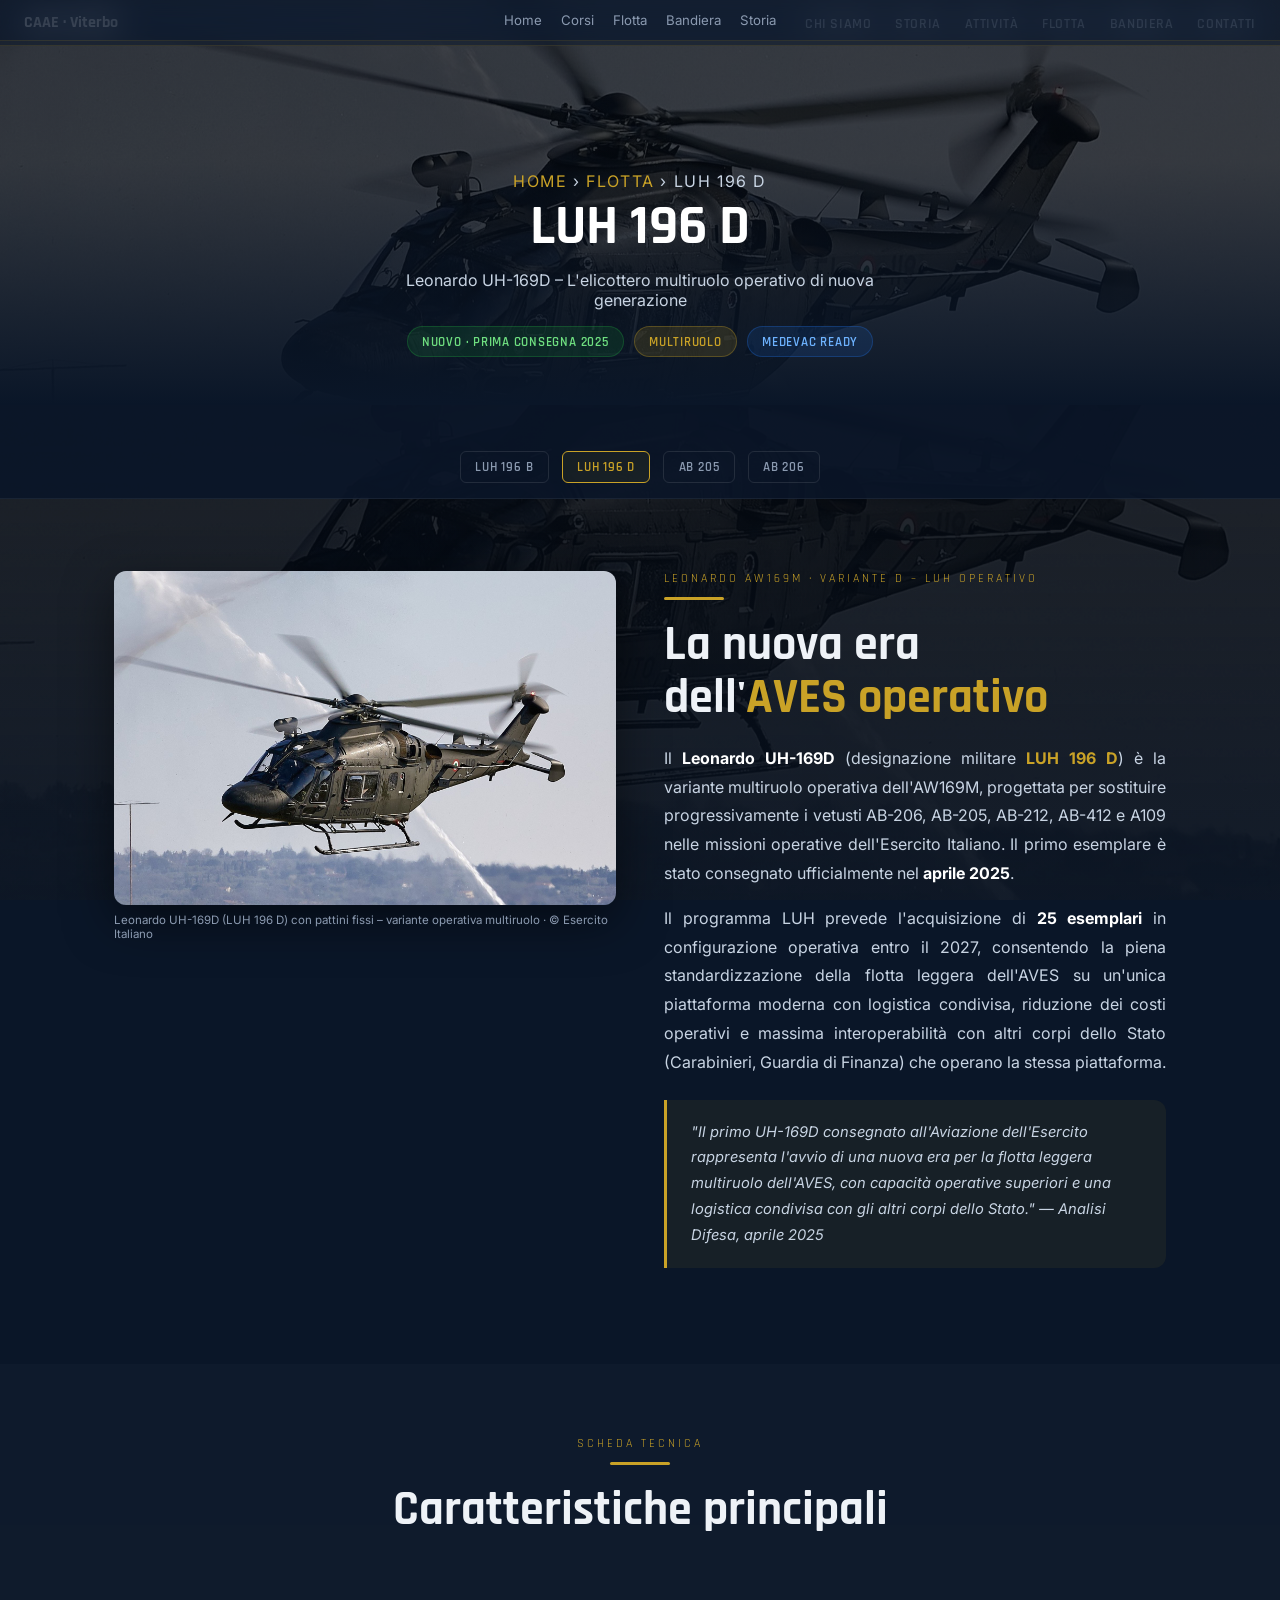
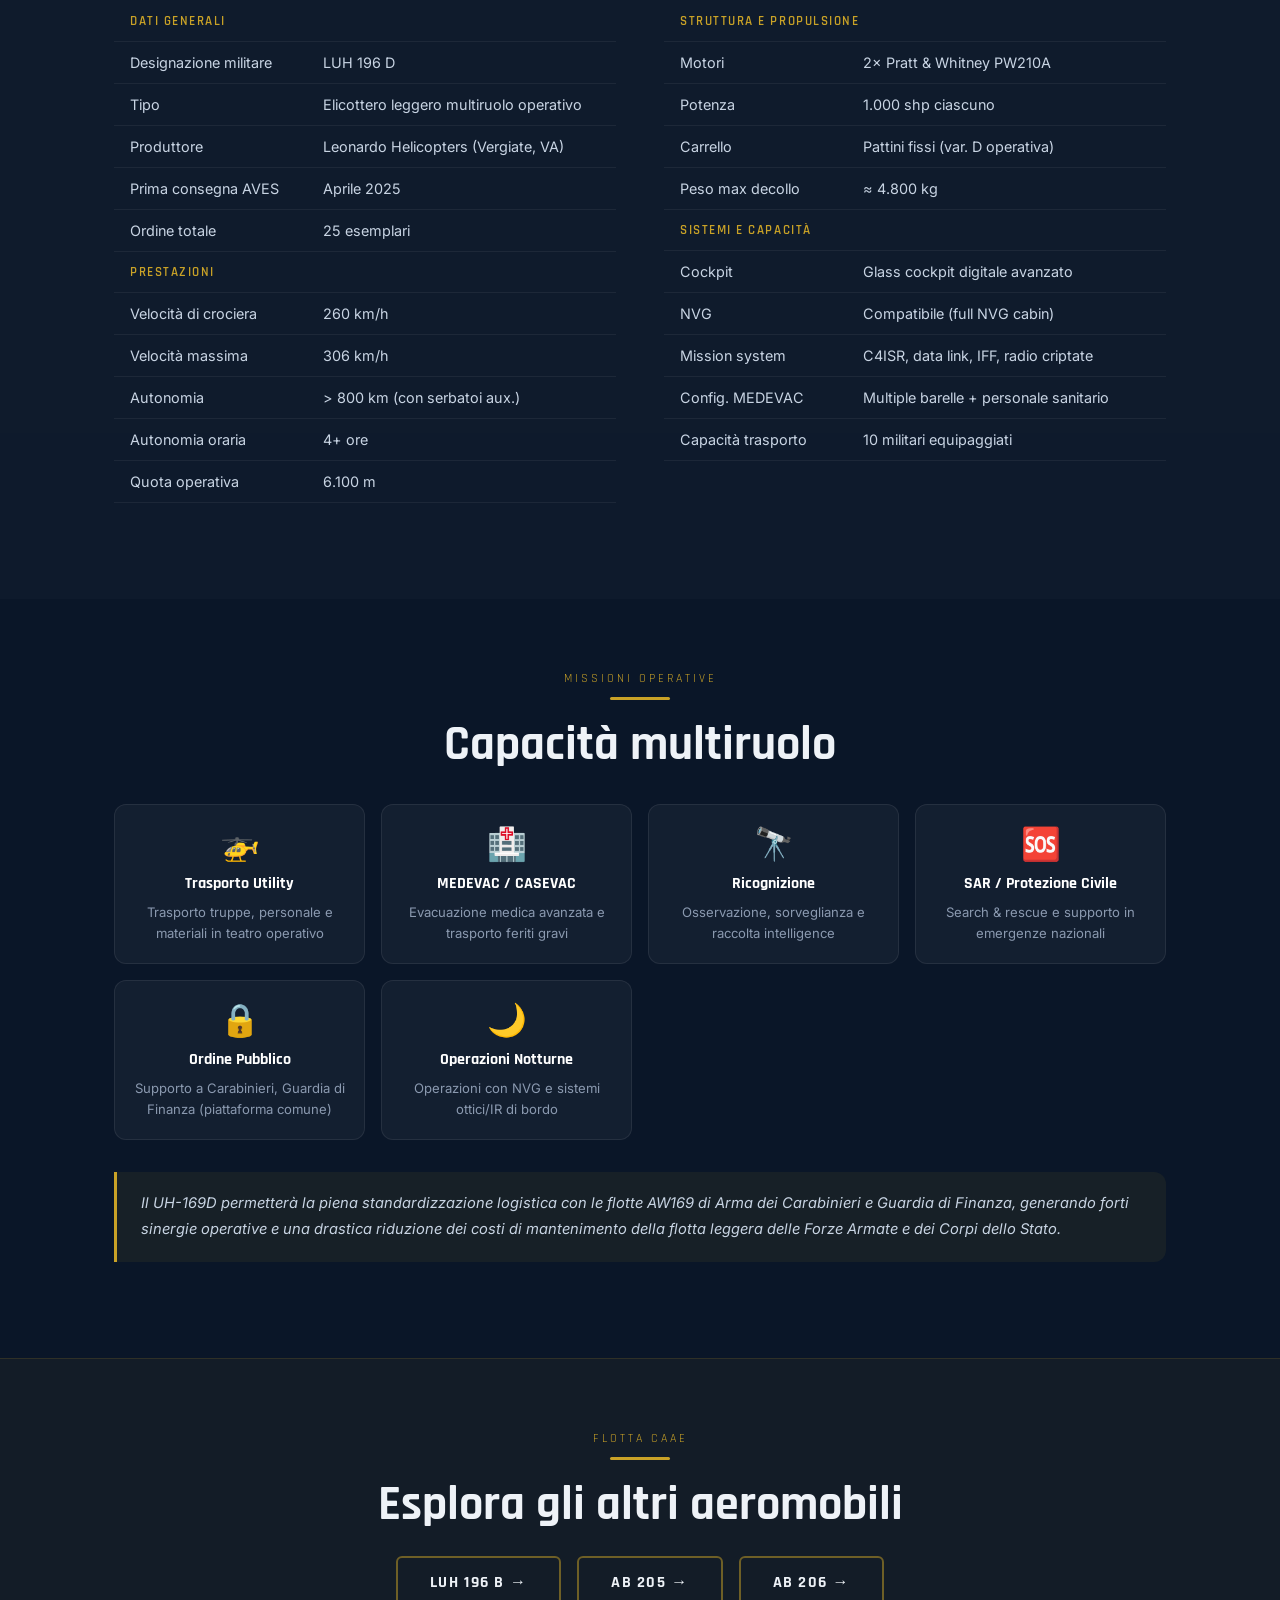
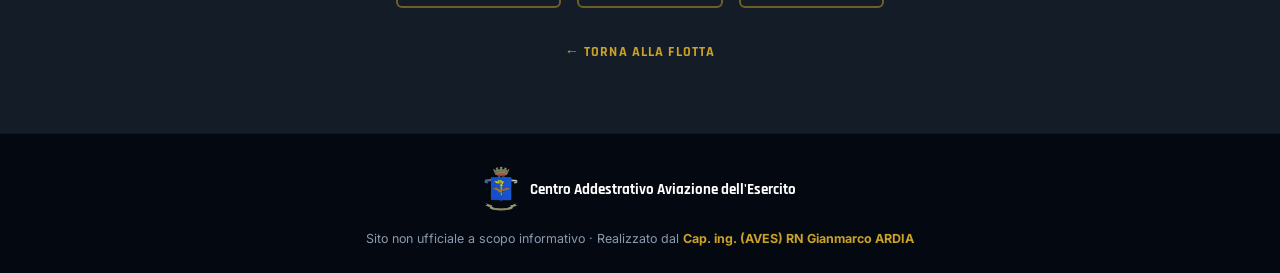
<file: flotta/luh196d.html>
<!DOCTYPE html>
<html lang="it">
<head>
  <meta charset="UTF-8">
    <meta http-equiv="Cache-Control" content="no-cache, no-store, must-revalidate">
    <meta http-equiv="Pragma" content="no-cache">
    <meta http-equiv="Expires" content="0">
  <meta name="viewport" content="width=device-width, initial-scale=1.0">
  <meta name="description" content="Leonardo UH-169D – LUH 196 D dell'Aviazione dell'Esercito. Scheda tecnica, foto e capacità operative. Prima consegna aprile 2025.">
  <title>LUH 196 D – UH-169D | CAAE Viterbo</title>
  <link rel="icon" href="../favicon.ico" sizes="any">
  <link rel="icon" href="../favicon.png" type="image/png" sizes="32x32">
  <link rel="apple-touch-icon" href="../apple-touch-icon.png" sizes="180x180">
  <link rel="preconnect" href="https://fonts.googleapis.com">
  <link rel="preconnect" href="https://fonts.gstatic.com" crossorigin>
  <link href="https://fonts.googleapis.com/css2?family=Rajdhani:wght@400;500;600;700&family=Inter:wght@300;400;500;600&display=swap" rel="stylesheet">
  <link href="https://unpkg.com/aos@2.3.4/dist/aos.css" rel="stylesheet">
  <link rel="stylesheet" href="../shared.css">
  <style>
    .chip-row { display:flex; flex-wrap:wrap; gap:.6rem; margin-top:1rem; }
    .chip { display:inline-flex; align-items:center; gap:.4rem; padding:.4rem .9rem; border-radius:20px; font-size:.8rem; font-family:'Rajdhani',sans-serif; font-weight:600; letter-spacing:.06em; text-transform:uppercase; }
    .chip-gold { background:rgba(201,162,39,.15); color:var(--gold); border:1px solid rgba(201,162,39,.3); }
    .chip-blue { background:rgba(30,110,220,.15); color:#6eb3ff; border:1px solid rgba(30,110,220,.3); }
    .chip-green { background:rgba(30,160,60,.15); color:#6fdf80; border:1px solid rgba(30,160,60,.3); }
    .callout { background:rgba(201,162,39,.07); border-left:3px solid var(--gold); border-radius:0 var(--radius) var(--radius) 0; padding:1.2rem 1.5rem; margin:1.5rem 0; }
    .callout p { font-size:.92rem; color:#c8d4e3; line-height:1.75; font-style:italic; }
    .back-btn { display:inline-flex; align-items:center; gap:.5rem; font-family:'Rajdhani',sans-serif; font-weight:700; font-size:.88rem; letter-spacing:.08em; text-transform:uppercase; color:var(--gold); transition:gap var(--tr); }
    .back-btn:hover { gap:.9rem; color:var(--gold2); }
    .detail-section { padding: 4.5rem 1.5rem; }
    .detail-section:nth-child(even) { background: rgba(255,255,255,.02); }
    .nav-sub-links { display:flex; flex-wrap:wrap; gap:.8rem; margin-top:2rem; justify-content:center; }
    .nav-sub-links a { font-family:'Rajdhani',sans-serif; font-size:.82rem; font-weight:600; color:var(--gray); letter-spacing:.06em; text-transform:uppercase; padding:.4rem .9rem; border:1px solid rgba(255,255,255,.1); border-radius:6px; transition:var(--tr); }
    .nav-sub-links a:hover, .nav-sub-links a.active { border-color:var(--gold); color:var(--gold); background:rgba(201,162,39,.07); }
    .role-grid { display:grid; grid-template-columns:repeat(auto-fit,minmax(200px,1fr)); gap:1rem; margin-top:1.5rem; }
    .role-card { background:rgba(255,255,255,.04); border:1px solid rgba(255,255,255,.08); border-radius:var(--radius); padding:1.2rem; text-align:center; transition:var(--tr); }
    .role-card:hover { border-color:rgba(201,162,39,.3); background:rgba(201,162,39,.04); }
    .role-icon { font-size:2rem; margin-bottom:.6rem; display:block; }
    .role-name { font-family:'Rajdhani',sans-serif; font-size:1rem; font-weight:700; color:#fff; }
  </style>
</head>
<body>

<div id="dynamic-bg">
  <div class="bg-layer active" style="background-image:url('../imgs/luh169d_bg.jpg?v=5'); filter:brightness(.2) saturate(.6);"></div>
</div>
<div class="bg-overlay"></div>

<nav id="navbar">
  <a href="../index.html" class="nav-brand">
    <span>CAAE · Viterbo</span>
  </a>
  <ul class="nav-links">
    <li><a href="../index.html#about">Chi Siamo</a></li>
    <li><a href="../index.html#storia">Storia</a></li>
    <li><a href="../index.html#attivita">Attività</a></li>
    <li><a href="../index.html#flotta">Flotta</a></li>
    <li><a href="../index.html#bandiera">Bandiera</a></li>
    <li><a href="../index.html#contatti">Contatti</a></li>
  </ul>
  <div class="hamburger" id="hamburger" role="button" aria-label="Menu" aria-expanded="false">
    <span></span><span></span><span></span>
  </div>
</nav>

<div class="mobile-menu" id="mobileMenu" role="dialog" aria-label="Menu principale">
  <button class="mobile-close" id="menuClose" aria-label="Chiudi menu">✕</button>
  <a href="../index.html#about" onclick="closeMenu()">Chi Siamo</a>
  <a href="../index.html#storia" onclick="closeMenu()">Storia</a>
  <a href="../index.html#attivita" onclick="closeMenu()">Attività</a>
  <a href="../index.html#flotta" onclick="closeMenu()">Flotta</a>
  <a href="../index.html#bandiera" onclick="closeMenu()">Bandiera</a>
  <a href="../index.html#contatti" onclick="closeMenu()">Contatti</a>
</div>

<!-- HERO -->
<div class="sub-hero">
  <div class="sub-hero-bg" style="background-image:url('../imgs/luh169d_bg.jpg?v=5'); filter:brightness(.35) saturate(.7);"></div>
  <div class="sub-hero-overlay"></div>
  <div class="sub-hero-content">
    <p class="breadcrumb"><a href="../index.html">Home</a> › <a href="../index.html#flotta">Flotta</a> › LUH 196 D</p>
    <h1>LUH 196 D</h1>
    <p>Leonardo UH-169D – L'elicottero multiruolo operativo di nuova generazione</p>
    <div class="chip-row" style="justify-content:center; margin-top:1rem;">
      <span class="chip chip-green">Nuovo · Prima consegna 2025</span>
      <span class="chip chip-gold">Multiruolo</span>
      <span class="chip chip-blue">MEDEVAC Ready</span>
    </div>
  </div>
</div>

<!-- FLEET NAV -->
<div style="background:rgba(10,22,40,.9); border-bottom:1px solid rgba(255,255,255,.06); padding:.9rem 1.5rem;">
  <div class="container">
    <div class="nav-sub-links">
      <a href="luh196b.html">LUH 196 B</a>
      <a href="luh196d.html" class="active">LUH 196 D</a>
      <a href="ab205.html">AB 205</a>
      <a href="ab206.html">AB 206</a>
    </div>
  </div>
</div>

<!-- OVERVIEW -->
<div class="detail-section">
  <div class="container">
    <div class="content-grid">
      <div class="sticky-img" data-aos="fade-right">
        <img src="../imgs/luh169d_caae.jpg?v=5" alt="Leonardo UH-169D con pattini - CAAE">
        <p style="font-size:.72rem; color:var(--gray); margin-top:.5rem;">Leonardo UH-169D (LUH 196 D) con pattini fissi – variante operativa multiruolo · © Esercito Italiano</p>
      </div>
      <div data-aos="fade-left">
        <p class="label">Leonardo AW169M · variante D – LUH operativo</p>
        <div class="divider" style="margin:.7rem 0 1.2rem;"></div>
        <h2 class="section-heading" style="margin-bottom:1.2rem;">La nuova era<br>dell'<span class="gold">AVES operativo</span></h2>
        <p class="body-text">Il <strong style="color:#fff">Leonardo UH-169D</strong> (designazione militare <strong style="color:var(--gold)">LUH 196 D</strong>) è la variante multiruolo operativa dell'AW169M, progettata per sostituire progressivamente i vetusti AB-206, AB-205, AB-212, AB-412 e A109 nelle missioni operative dell'Esercito Italiano. Il primo esemplare è stato consegnato ufficialmente nel <strong style="color:#fff">aprile 2025</strong>.</p>
        <p class="body-text" style="margin-top:1rem;">Il programma LUH prevede l'acquisizione di <strong style="color:#fff">25 esemplari</strong> in configurazione operativa entro il 2027, consentendo la piena standardizzazione della flotta leggera dell'AVES su un'unica piattaforma moderna con logistica condivisa, riduzione dei costi operativi e massima interoperabilità con altri corpi dello Stato (Carabinieri, Guardia di Finanza) che operano la stessa piattaforma.</p>
        <div class="callout">
          <p>"Il primo UH-169D consegnato all'Aviazione dell'Esercito rappresenta l'avvio di una nuova era per la flotta leggera multiruolo dell'AVES, con capacità operative superiori e una logistica condivisa con gli altri corpi dello Stato." — <em>Analisi Difesa, aprile 2025</em></p>
        </div>
      </div>
    </div>
  </div>
</div>

<!-- SPECS -->
<div class="detail-section">
  <div class="container">
    <div data-aos="fade-up" style="text-align:center; margin-bottom:2.5rem;">
      <p class="label">Scheda tecnica</p>
      <div class="divider"></div>
      <h2 class="section-heading">Caratteristiche principali</h2>
    </div>
    <div class="content-grid" data-aos="fade-up">
      <div>
        <table class="specs-table">
          <tr><th colspan="2">Dati generali</th></tr>
          <tr><td>Designazione militare</td><td>LUH 196 D</td></tr>
          <tr><td>Tipo</td><td>Elicottero leggero multiruolo operativo</td></tr>
          <tr><td>Produttore</td><td>Leonardo Helicopters (Vergiate, VA)</td></tr>
          <tr><td>Prima consegna AVES</td><td>Aprile 2025</td></tr>
          <tr><td>Ordine totale</td><td>25 esemplari</td></tr>
          <tr><th colspan="2">Prestazioni</th></tr>
          <tr><td>Velocità di crociera</td><td>260 km/h</td></tr>
          <tr><td>Velocità massima</td><td>306 km/h</td></tr>
          <tr><td>Autonomia</td><td>&gt; 800 km (con serbatoi aux.)</td></tr>
          <tr><td>Autonomia oraria</td><td>4+ ore</td></tr>
          <tr><td>Quota operativa</td><td>6.100 m</td></tr>
        </table>
      </div>
      <div>
        <table class="specs-table">
          <tr><th colspan="2">Struttura e propulsione</th></tr>
          <tr><td>Motori</td><td>2× Pratt &amp; Whitney PW210A</td></tr>
          <tr><td>Potenza</td><td>1.000 shp ciascuno</td></tr>
          <tr><td>Carrello</td><td>Pattini fissi (var. D operativa)</td></tr>
          <tr><td>Peso max decollo</td><td>≈ 4.800 kg</td></tr>
          <tr><th colspan="2">Sistemi e capacità</th></tr>
          <tr><td>Cockpit</td><td>Glass cockpit digitale avanzato</td></tr>
          <tr><td>NVG</td><td>Compatibile (full NVG cabin)</td></tr>
          <tr><td>Mission system</td><td>C4ISR, data link, IFF, radio criptate</td></tr>
          <tr><td>Config. MEDEVAC</td><td>Multiple barelle + personale sanitario</td></tr>
          <tr><td>Capacità trasporto</td><td>10 militari equipaggiati</td></tr>
        </table>
      </div>
    </div>
  </div>
</div>

<!-- RUOLI -->
<div class="detail-section">
  <div class="container">
    <div data-aos="fade-up" style="text-align:center; margin-bottom:2rem;">
      <p class="label">Missioni operative</p>
      <div class="divider"></div>
      <h2 class="section-heading">Capacità multiruolo</h2>
    </div>
    <div class="role-grid" data-aos="fade-up">
      <div class="role-card">
        <span class="role-icon">🚁</span>
        <div class="role-name">Trasporto Utility</div>
        <p style="font-size:.82rem; color:var(--gray); margin-top:.5rem; line-height:1.6;">Trasporto truppe, personale e materiali in teatro operativo</p>
      </div>
      <div class="role-card">
        <span class="role-icon">🏥</span>
        <div class="role-name">MEDEVAC / CASEVAC</div>
        <p style="font-size:.82rem; color:var(--gray); margin-top:.5rem; line-height:1.6;">Evacuazione medica avanzata e trasporto feriti gravi</p>
      </div>
      <div class="role-card">
        <span class="role-icon">🔭</span>
        <div class="role-name">Ricognizione</div>
        <p style="font-size:.82rem; color:var(--gray); margin-top:.5rem; line-height:1.6;">Osservazione, sorveglianza e raccolta intelligence</p>
      </div>
      <div class="role-card">
        <span class="role-icon">🆘</span>
        <div class="role-name">SAR / Protezione Civile</div>
        <p style="font-size:.82rem; color:var(--gray); margin-top:.5rem; line-height:1.6;">Search &amp; rescue e supporto in emergenze nazionali</p>
      </div>
      <div class="role-card">
        <span class="role-icon">🔒</span>
        <div class="role-name">Ordine Pubblico</div>
        <p style="font-size:.82rem; color:var(--gray); margin-top:.5rem; line-height:1.6;">Supporto a Carabinieri, Guardia di Finanza (piattaforma comune)</p>
      </div>
      <div class="role-card">
        <span class="role-icon">🌙</span>
        <div class="role-name">Operazioni Notturne</div>
        <p style="font-size:.82rem; color:var(--gray); margin-top:.5rem; line-height:1.6;">Operazioni con NVG e sistemi ottici/IR di bordo</p>
      </div>
    </div>
    <div class="callout" style="margin-top:2rem;" data-aos="fade-up">
      <p>Il UH-169D permetterà la piena standardizzazione logistica con le flotte AW169 di Arma dei Carabinieri e Guardia di Finanza, generando forti sinergie operative e una drastica riduzione dei costi di mantenimento della flotta leggera delle Forze Armate e dei Corpi dello Stato.</p>
    </div>
  </div>
</div>

<!-- CTA -->
<div class="detail-section" style="background:rgba(201,162,39,.05); border-top:1px solid rgba(201,162,39,.15);">
  <div class="container" style="text-align:center;" data-aos="fade-up">
    <p class="label">Flotta CAAE</p>
    <div class="divider"></div>
    <h2 class="section-heading" style="margin-bottom:1.5rem;">Esplora gli altri aeromobili</h2>
    <div style="display:flex; flex-wrap:wrap; gap:1rem; justify-content:center;">
      <a href="luh196b.html" class="btn btn-outline">LUH 196 B →</a>
      <a href="ab205.html" class="btn btn-outline">AB 205 →</a>
      <a href="ab206.html" class="btn btn-outline">AB 206 →</a>
    </div>
    <div style="margin-top:2rem;">
      <a href="../index.html#flotta" class="back-btn">← Torna alla flotta</a>
    </div>
  </div>
</div>

<footer>
  <div class="footer-logo">
    <img src="../stemma_caae.png" alt="Logo AVES">
    <span>Centro Addestrativo Aviazione dell'Esercito</span>
  </div>
  <nav class="footer-links" aria-label="Link footer">
    <a href="../index.html">Home</a>
    <a href="../index.html#attivita">Corsi</a>
    <a href="../index.html#flotta">Flotta</a>
    <a href="../bandiera.html">Bandiera</a>
    <a href="../storia.html">Storia</a>
  </nav>
  <p class="footer-copy">
    Sito non ufficiale a scopo informativo · Realizzato dal <strong style="color:var(--gold)">Cap. ing. (AVES) RN Gianmarco ARDIA</strong>
  </p>
</footer>

<button id="btt" onclick="window.scrollTo({top:0,behavior:'smooth'})" aria-label="Torna su">↑</button>

<script src="https://unpkg.com/aos@2.3.4/dist/aos.js"></script>
<script>
  AOS.init({ once:true, duration:750, easing:'ease-out-cubic', offset:50 });
  const nav = document.getElementById('navbar');
  const btt = document.getElementById('btt');
  window.addEventListener('scroll', () => {
    nav.classList.toggle('scrolled', window.scrollY > 60);
    btt.classList.toggle('show', window.scrollY > 400);
  }, { passive:true });
  const hamburger = document.getElementById('hamburger');
  const mobileMenu = document.getElementById('mobileMenu');
  const menuClose  = document.getElementById('menuClose');
  function openMenu() { hamburger.classList.add('open'); hamburger.setAttribute('aria-expanded','true'); mobileMenu.classList.add('open'); document.body.style.overflow='hidden'; }
  function closeMenu() { hamburger.classList.remove('open'); hamburger.setAttribute('aria-expanded','false'); mobileMenu.classList.remove('open'); document.body.style.overflow=''; }
  hamburger.addEventListener('click', () => mobileMenu.classList.contains('open') ? closeMenu() : openMenu());
  menuClose.addEventListener('click', closeMenu);
  mobileMenu.addEventListener('click', e => { if(e.target === mobileMenu) closeMenu(); });
</script>
</body>
</html>
</file>
<file: shared.css>
/* ════════════════════════════════════════════
   CAAE – Shared CSS  (shared.css)
   ════════════════════════════════════════════ */

/* ROOT */
:root {
  --navy:   #0a1628;
  --navy2:  #0f2040;
  --gold:   #c9a227;
  --gold2:  #e8c252;
  --light:  #eef2f7;
  --gray:   #8b9ab0;
  --radius: 12px;
  --tr:     0.4s cubic-bezier(.4,0,.2,1);
}

*,*::before,*::after{box-sizing:border-box;margin:0;padding:0}
html{scroll-behavior:smooth;overflow-x:hidden}
body{font-family:'Inter',sans-serif;background:var(--navy);color:var(--light);overflow-x:hidden;max-width:100vw}
img{max-width:100%;display:block}
a{text-decoration:none;color:inherit}
ul{list-style:none}

/* ── TYPOGRAPHY ── */
.label{font-family:'Rajdhani',sans-serif;font-size:.75rem;letter-spacing:.25em;text-transform:uppercase;color:var(--gold)}
.section-heading{font-family:'Rajdhani',sans-serif;font-weight:700;line-height:1.1;font-size:clamp(1.8rem,4.5vw,3rem)}
.body-text{font-size:1rem;line-height:1.8;color:#c8d4e3;text-align:justify}
.divider{width:60px;height:3px;background:var(--gold);margin:.7rem auto 1.2rem;border-radius:2px}
.section-intro{text-align:center;margin-bottom:3.5rem}
.gold{color:var(--gold)}
.container{max-width:1100px;margin:0 auto;padding:0 1.5rem}
section{padding:5.5rem 1.5rem}

/* ── DYNAMIC BG ── */
#dynamic-bg{position:fixed;inset:0;z-index:-1;pointer-events:none}
.bg-layer{
  position:absolute;inset:0;
  background-size:cover;background-position:center;
  opacity:0;
  transition:opacity 1.4s ease;
  filter:brightness(.2) saturate(.6);
}
.bg-layer.active{opacity:1}
.bg-overlay{position:fixed;inset:0;z-index:-1;pointer-events:none;
  background:linear-gradient(to bottom,rgba(10,22,40,.55) 0%,rgba(10,22,40,.35) 50%,rgba(10,22,40,.75) 100%)}

/* ── NAV ── */
nav{
  position:fixed;top:0;left:0;right:0;z-index:1000;
  padding:.75rem 1.5rem;
  display:flex;align-items:center;justify-content:space-between;
  background:rgba(10,22,40,.5);
  backdrop-filter:blur(18px) saturate(1.5);
  -webkit-backdrop-filter:blur(18px) saturate(1.5);
  border-bottom:1px solid rgba(201,162,39,.15);
  transition:background var(--tr),padding var(--tr);
}
nav.scrolled{background:rgba(10,22,40,.97);padding:.55rem 1.5rem}
.nav-brand{display:flex;align-items:center;gap:.7rem;flex-shrink:0}
.nav-brand img{width:36px;height:36px;object-fit:contain}
.nav-brand span{font-family:'Rajdhani',sans-serif;font-weight:700;font-size:1rem;color:#fff;white-space:nowrap}
.nav-links{display:flex;gap:1.5rem;align-items:center}
.nav-links a{
  font-family:'Rajdhani',sans-serif;font-size:.9rem;font-weight:600;
  color:#c8d4e3;letter-spacing:.04em;text-transform:uppercase;
  position:relative;padding-bottom:2px;transition:color var(--tr);white-space:nowrap;
}
.nav-links a::after{content:'';position:absolute;bottom:0;left:0;width:0;height:2px;background:var(--gold);transition:width var(--tr)}
.nav-links a:hover{color:var(--gold2)}
.nav-links a:hover::after{width:100%}
.hamburger{display:none;flex-direction:column;gap:5px;cursor:pointer;padding:8px;z-index:1001}
.hamburger span{display:block;width:24px;height:2px;background:var(--light);border-radius:2px;transition:var(--tr)}
.hamburger.open span:nth-child(1){transform:rotate(45deg) translate(5px,5px)}
.hamburger.open span:nth-child(2){opacity:0;transform:translateX(-8px)}
.hamburger.open span:nth-child(3){transform:rotate(-45deg) translate(5px,-5px)}

/* MOBILE OVERLAY MENU */
.mobile-menu{
  display:none;position:fixed;inset:0;z-index:999;
  background:rgba(10,22,40,.98);
  flex-direction:column;align-items:center;justify-content:center;gap:2rem;
}
.mobile-menu.open{display:flex}
.mobile-menu a{
  font-family:'Rajdhani',sans-serif;font-size:1.7rem;font-weight:700;
  color:var(--light);text-transform:uppercase;letter-spacing:.1em;
  transition:color var(--tr);
}
.mobile-menu a:hover{color:var(--gold)}
.mobile-close{position:absolute;top:1.5rem;right:1.5rem;font-size:2rem;color:var(--gray);cursor:pointer;background:none;border:none}

/* ── BUTTONS ── */
.btn{
  display:inline-flex;align-items:center;gap:.5rem;
  padding:.85rem 2rem;border-radius:6px;
  font-family:'Rajdhani',sans-serif;font-weight:700;font-size:1rem;
  letter-spacing:.08em;text-transform:uppercase;
  transition:var(--tr);cursor:pointer;border:none;
}
.btn-gold{background:var(--gold);color:var(--navy);box-shadow:0 4px 24px rgba(201,162,39,.4)}
.btn-gold:hover{background:var(--gold2);transform:translateY(-3px);box-shadow:0 8px 32px rgba(201,162,39,.5)}
.btn-outline{background:transparent;color:var(--light);border:2px solid rgba(201,162,39,.5)}
.btn-outline:hover{border-color:var(--gold);color:var(--gold);transform:translateY(-3px)}

/* ── BACK TO TOP ── */
#btt{
  position:fixed;bottom:1.5rem;right:1.5rem;z-index:500;
  width:46px;height:46px;border-radius:50%;
  background:var(--gold);color:var(--navy);border:none;cursor:pointer;
  display:flex;align-items:center;justify-content:center;
  font-size:1.2rem;font-weight:700;
  box-shadow:0 4px 20px rgba(0,0,0,.4);
  opacity:0;transform:translateY(20px) scale(.8);pointer-events:none;
  transition:var(--tr);
}
#btt.show{opacity:1;transform:translateY(0) scale(1);pointer-events:auto}
#btt:hover{background:var(--gold2);transform:scale(1.1)}

/* ── SUBPAGE HERO ── */
.sub-hero{
  min-height:45vh;display:flex;align-items:flex-end;justify-content:center;
  padding:7rem 1.5rem 3rem;text-align:center;position:relative;overflow:hidden;
}
.sub-hero-bg{
  position:absolute;inset:0;background-size:cover;background-position:center;
  transform:scale(1.06);
  animation:subPan 14s ease-in-out infinite alternate;
  filter:brightness(.35) saturate(.7);
}
@keyframes subPan{from{transform:scale(1.06) translateX(-2%)}to{transform:scale(1.06) translateX(2%)}}
.sub-hero-overlay{position:absolute;inset:0;background:linear-gradient(to top,rgba(10,22,40,1) 0%,rgba(10,22,40,.3) 60%)}
.sub-hero-content{position:relative;z-index:2;max-width:800px}
.breadcrumb{font-size:.8rem;color:var(--gray);letter-spacing:.1em;margin-bottom:.8rem;text-transform:uppercase}
.breadcrumb a{color:var(--gold);transition:color var(--tr)}
.breadcrumb a:hover{color:var(--gold2)}
.sub-hero h1{font-family:'Rajdhani',sans-serif;font-weight:700;font-size:clamp(2rem,6vw,3.5rem);color:#fff;line-height:1.1;margin:.3rem 0 .8rem}
.sub-hero p{font-size:1rem;color:#c8d4e3;max-width:560px;margin:0 auto}

/* ── SUBPAGE BODY SECTIONS ── */
.subpage-section{padding:4rem 1.5rem;background:var(--navy2)}
.subpage-section:nth-child(even){background:var(--navy)}
.content-grid{display:grid;grid-template-columns:1fr 1fr;gap:3rem;align-items:start}
.sticky-img{position:sticky;top:6rem}
.sticky-img img{width:100%;border-radius:var(--radius);box-shadow:0 16px 48px rgba(0,0,0,.5)}
.info-block{margin-bottom:2rem}
.info-block h3{font-family:'Rajdhani',sans-serif;font-size:1.4rem;font-weight:700;color:#fff;margin-bottom:.5rem}
.info-block p{font-size:.95rem;color:#8b9ab0;line-height:1.75;text-align:justify}

/* ── SPECS TABLE ── */
.specs-table{width:100%;border-collapse:collapse;margin:1.5rem 0}
.specs-table th,.specs-table td{padding:.75rem 1rem;border-bottom:1px solid rgba(255,255,255,.06);text-align:left}
.specs-table th{font-family:'Rajdhani',sans-serif;font-size:.8rem;letter-spacing:.12em;text-transform:uppercase;color:var(--gold);font-weight:600}
.specs-table td{font-size:.9rem;color:#c8d4e3}
.specs-table tr:hover td{background:rgba(255,255,255,.03)}

/* ── PHOTO GRID ── */
.photo-grid{display:grid;grid-template-columns:repeat(auto-fit,minmax(240px,1fr));gap:1rem;margin-top:2rem}
.photo-item{border-radius:var(--radius);overflow:hidden;aspect-ratio:16/10}
.photo-item img{width:100%;height:100%;object-fit:cover;transition:transform .5s}
.photo-item:hover img{transform:scale(1.06)}
.photo-caption{font-size:.75rem;color:var(--gray);text-align:center;margin-top:.4rem}

/* ── FOOTER ── */
footer{
  background:rgba(0,0,0,.6);border-top:1px solid rgba(255,255,255,.06);
  padding:2rem 1.5rem 1.5rem;text-align:center;
}
.footer-logo{display:flex;align-items:center;justify-content:center;gap:.8rem;margin-bottom:1rem}
.footer-logo img{width:34px;height:auto;object-fit:contain}
.footer-logo span{font-family:'Rajdhani',sans-serif;font-weight:700;font-size:.95rem;color:#fff}
.footer-links{display:flex;flex-wrap:wrap;gap:1.2rem;justify-content:center;margin-bottom:1rem}
.footer-links a{font-size:.83rem;color:var(--gray);transition:color var(--tr)}
.footer-links a:hover{color:var(--gold)}
.footer-copy{font-size:.78rem;color:var(--gray);line-height:1.7}
.footer-copy a{color:var(--gold)}

/* ── CARD ── */
.card{
  background:rgba(255,255,255,.04);border:1px solid rgba(255,255,255,.08);
  border-radius:var(--radius);padding:2rem 1.5rem;
  transition:var(--tr);position:relative;overflow:hidden;
}
.card::before{content:'';position:absolute;inset:0;background:linear-gradient(135deg,rgba(201,162,39,.07) 0%,transparent 60%);opacity:0;transition:opacity var(--tr)}
.card:hover{transform:translateY(-6px);border-color:rgba(201,162,39,.4);box-shadow:0 16px 48px rgba(0,0,0,.4)}
.card:hover::before{opacity:1}

/* ensure anchor cards behave as block */
a.heli-card{display:flex;flex-direction:column}
a.activity-card{display:flex;flex-direction:column}

/* ── AOS OVERRIDES ── */
[data-aos]{pointer-events:auto!important}

/* ════ RESPONSIVE ════ */
@media(max-width:900px){
  .nav-links{display:none!important}
  .hamburger{display:flex}
  .content-grid{grid-template-columns:1fr;gap:2rem}
  .sticky-img{position:static}
}
@media(max-width:600px){
  section{padding:3.5rem 1rem}
  .subpage-section{padding:2.5rem 1rem}
  .btn{padding:.75rem 1.5rem;font-size:.9rem}
}
</file>
